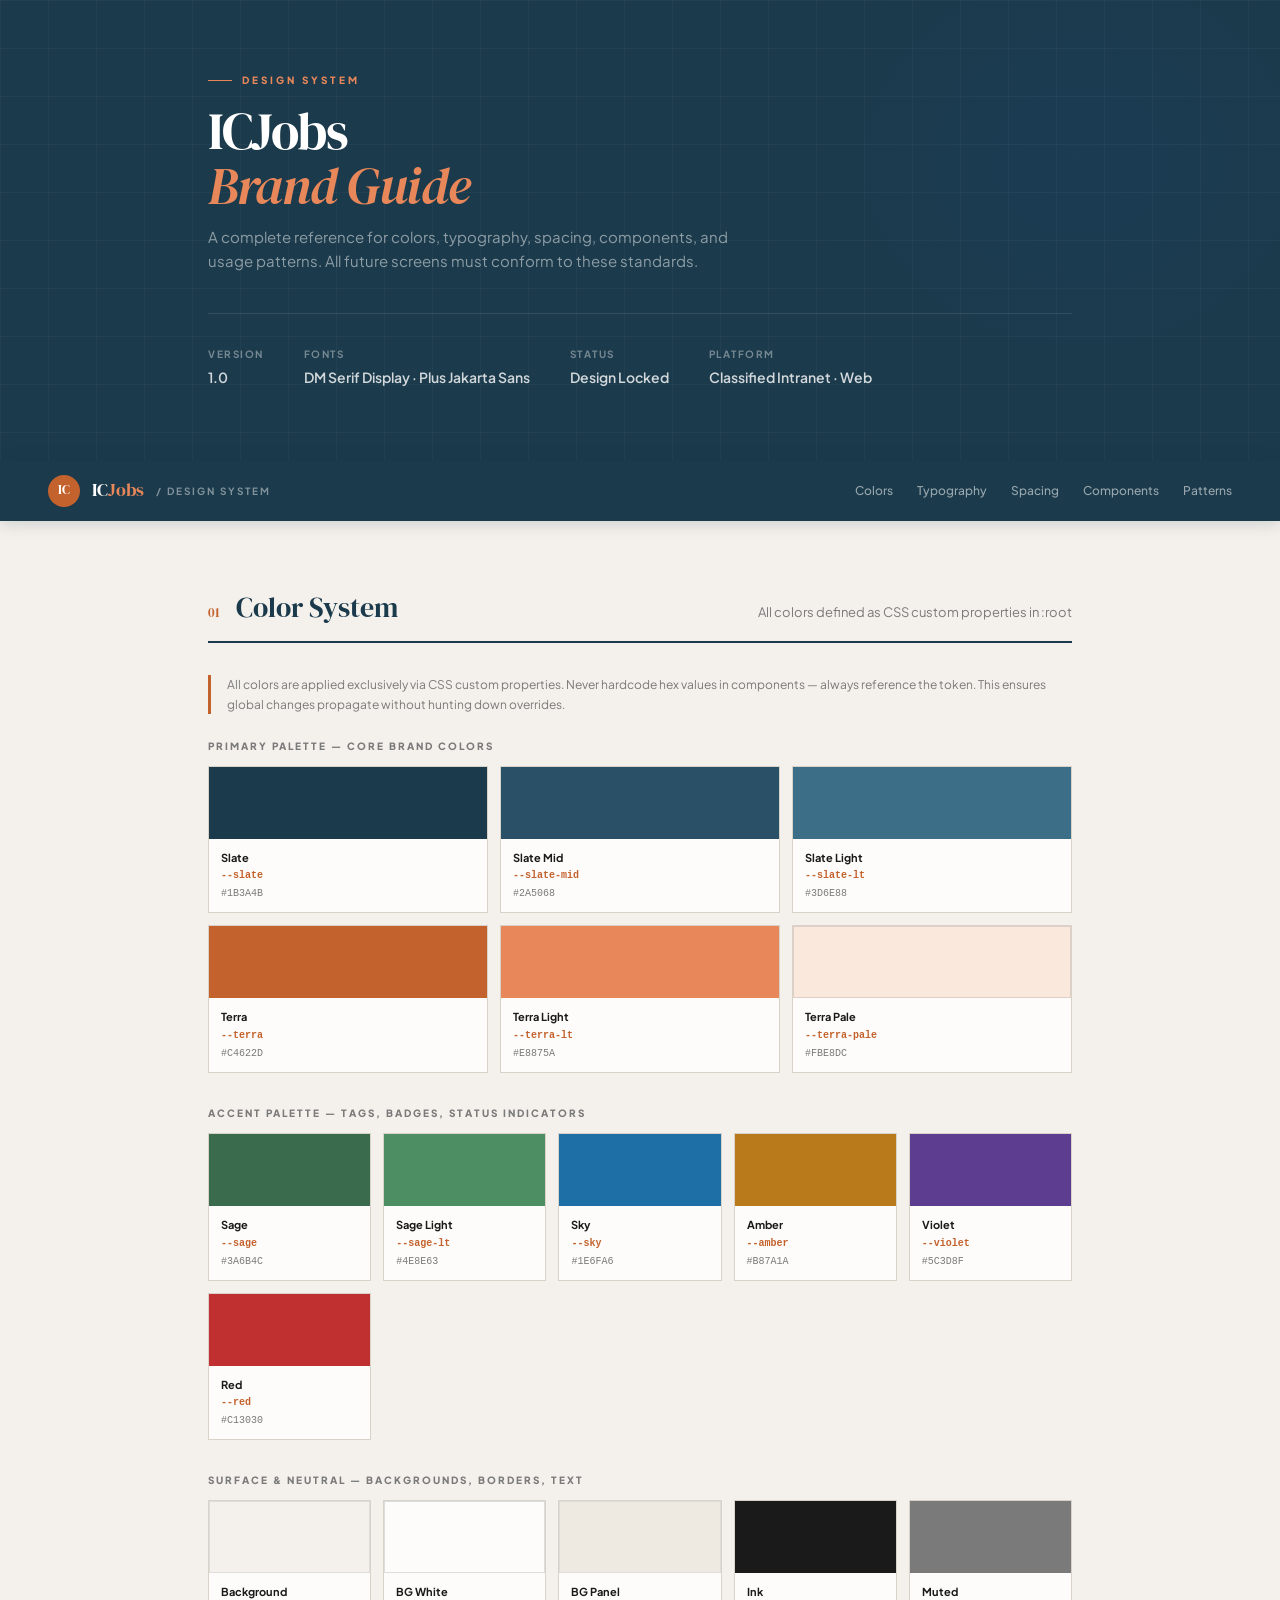
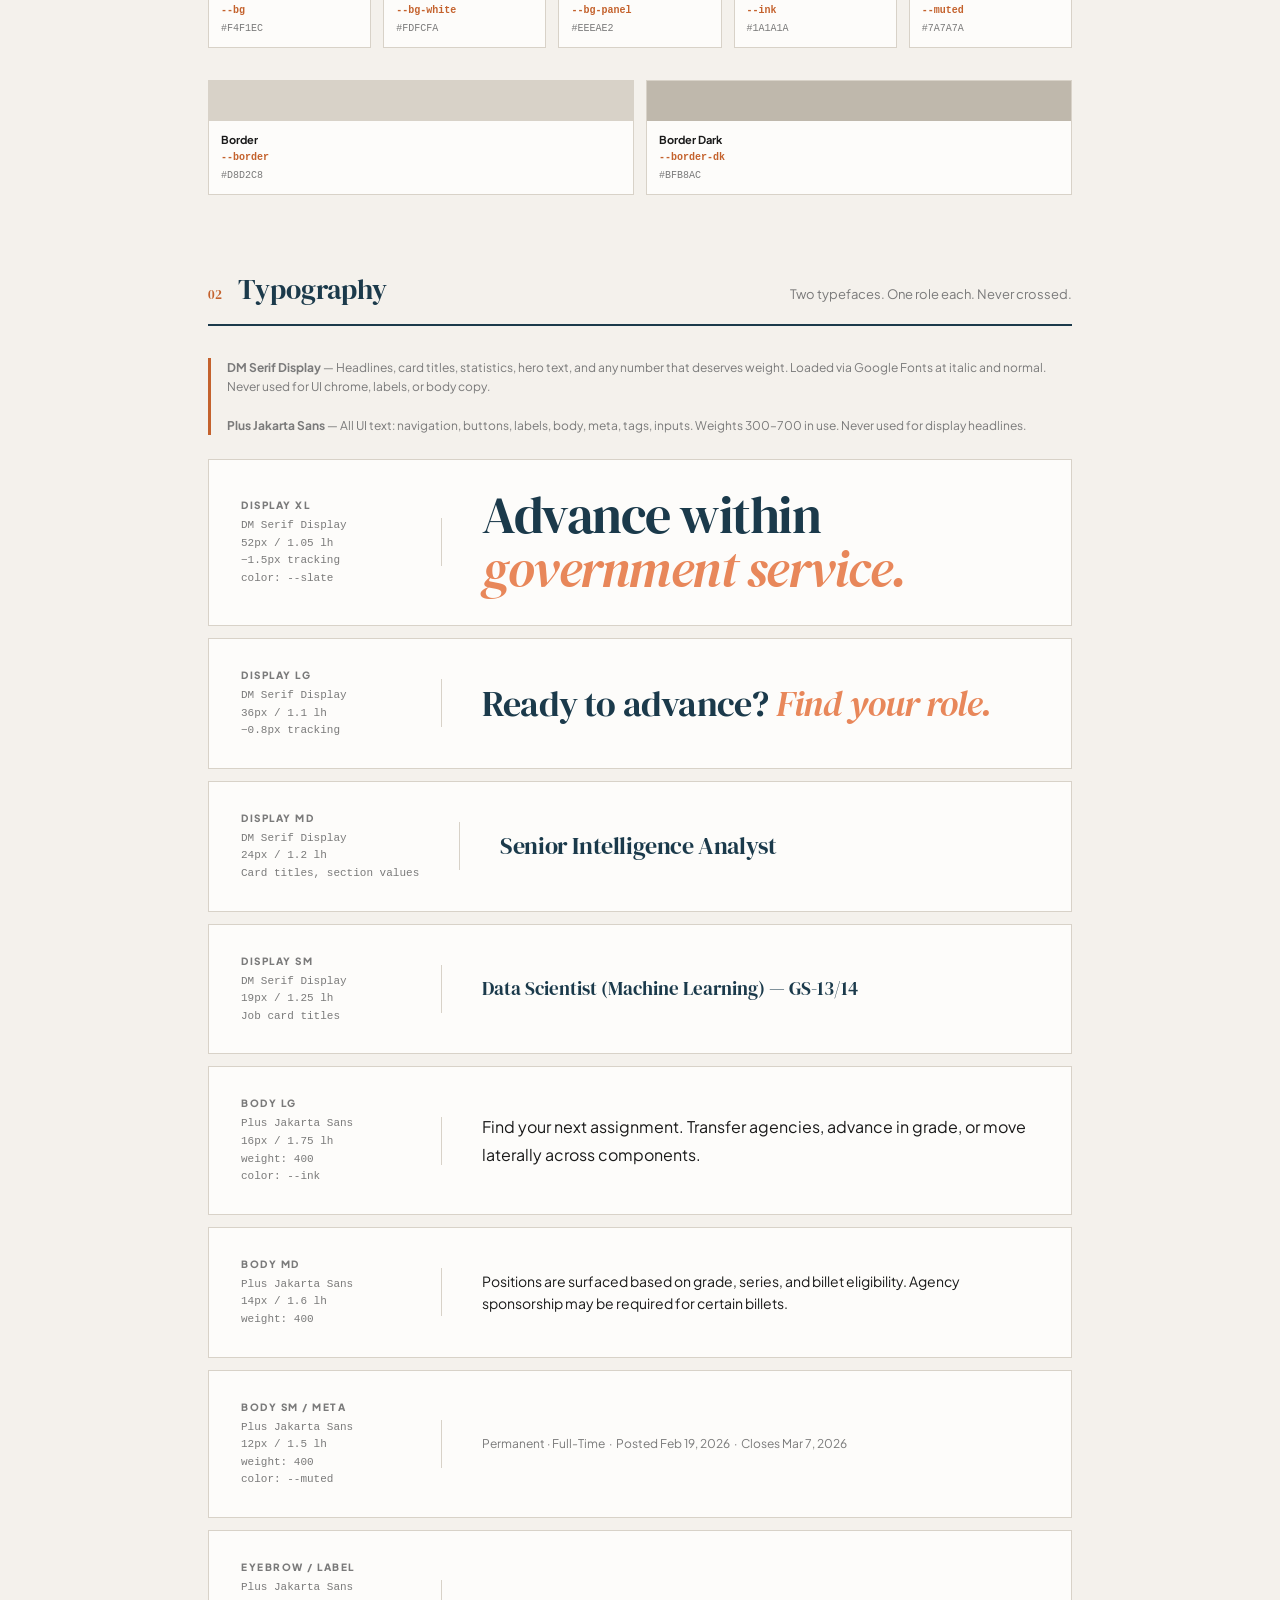
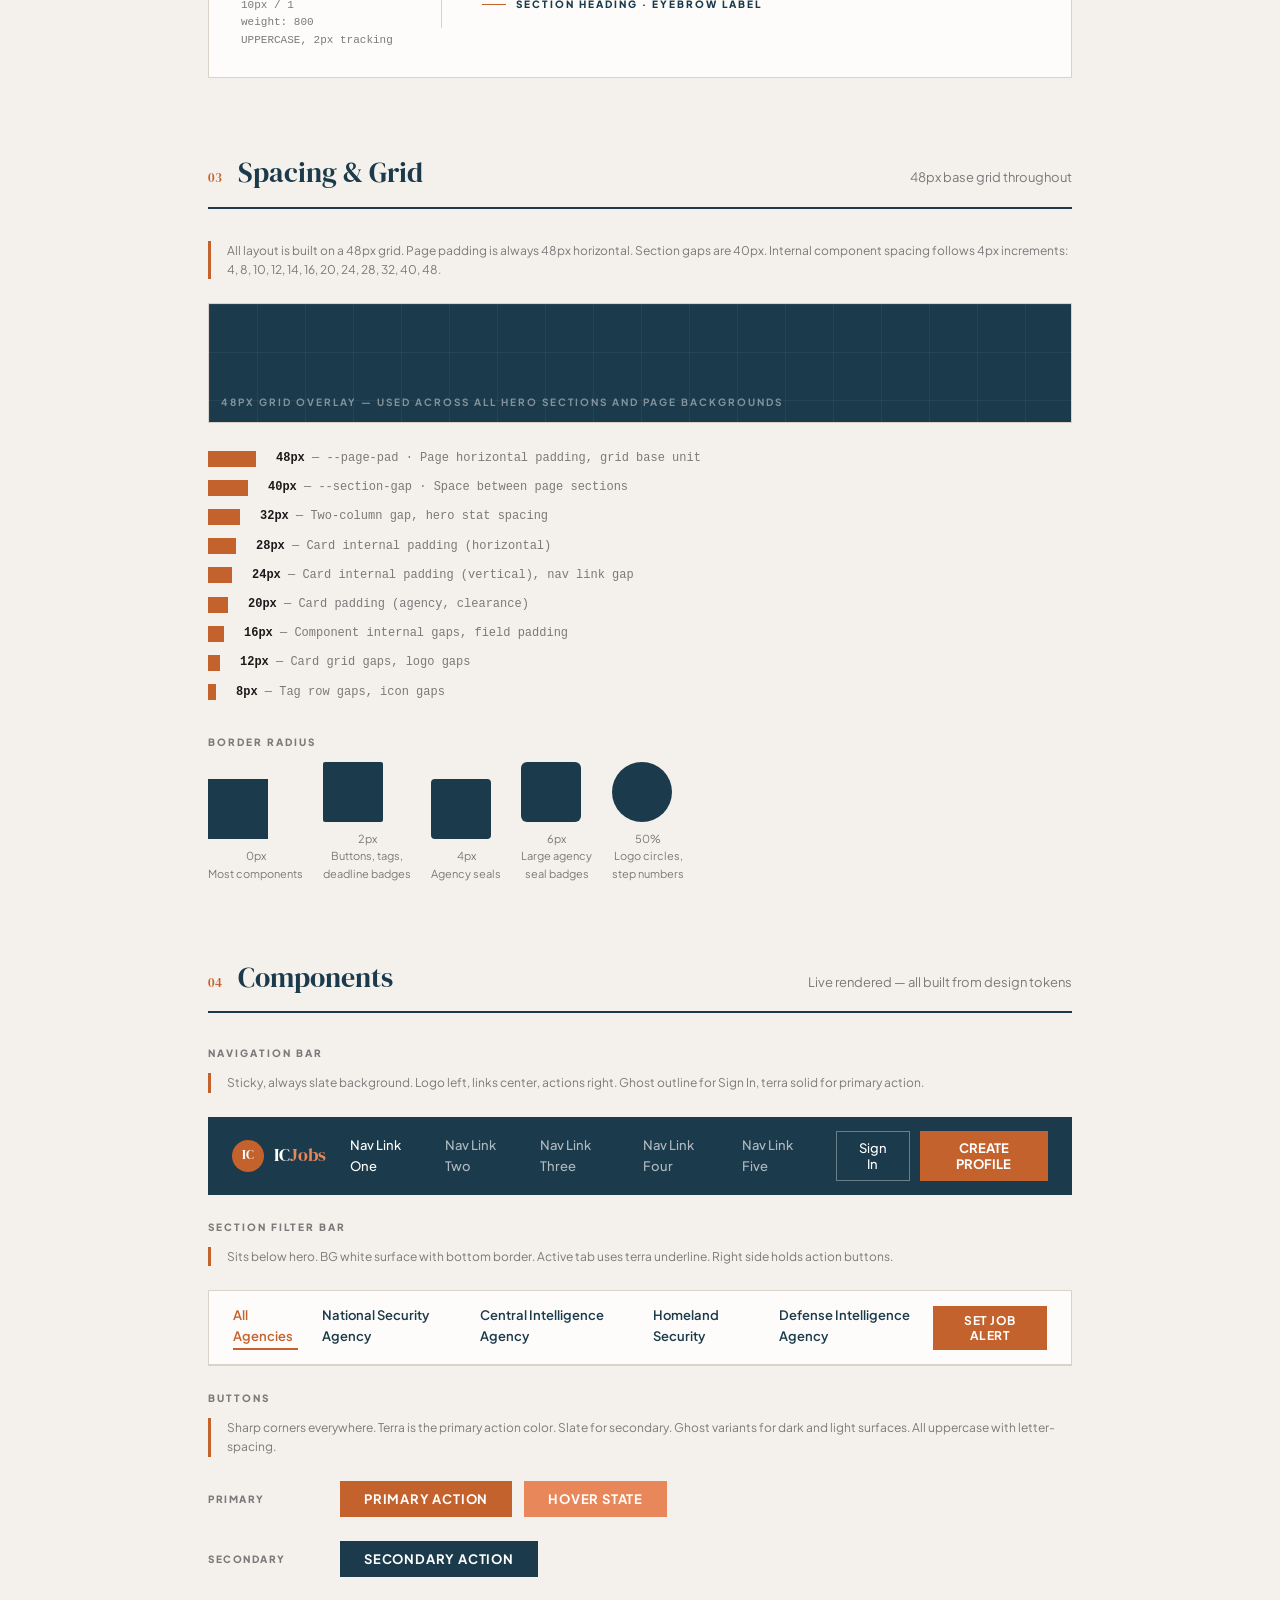
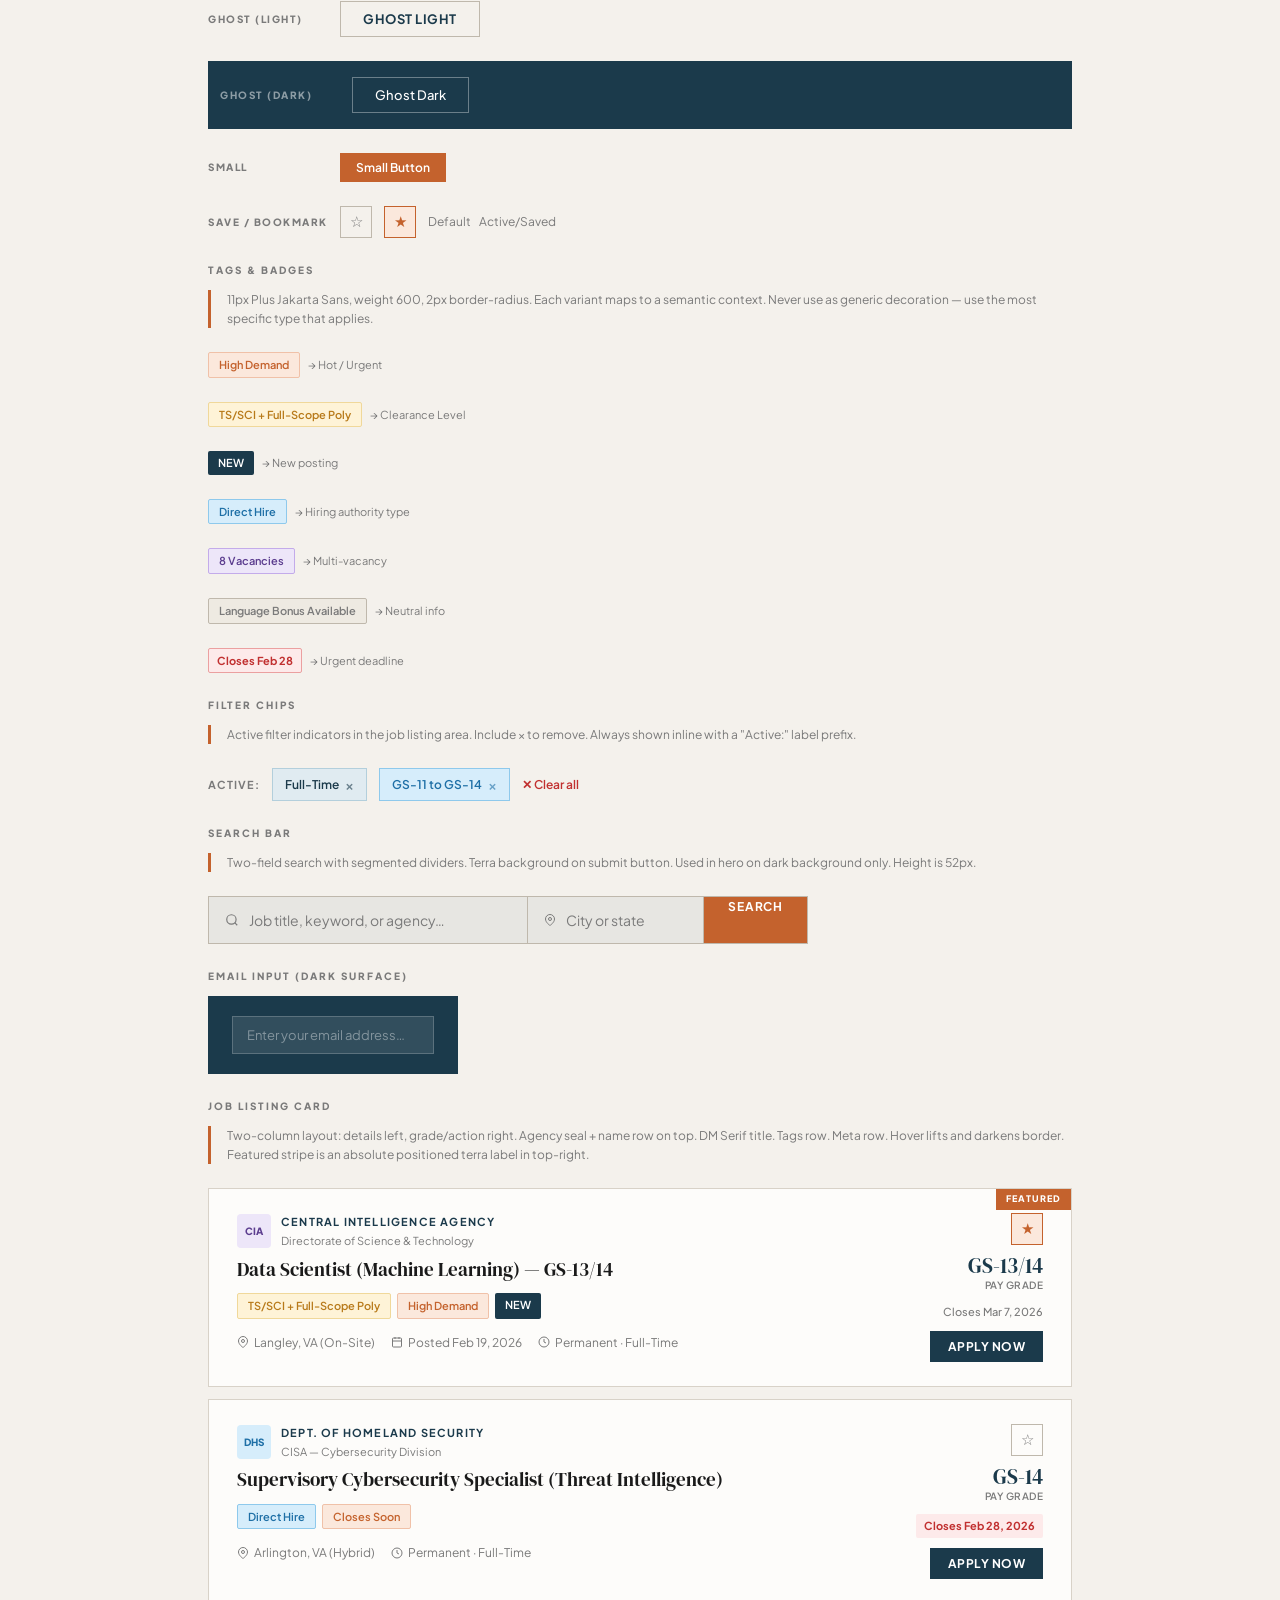
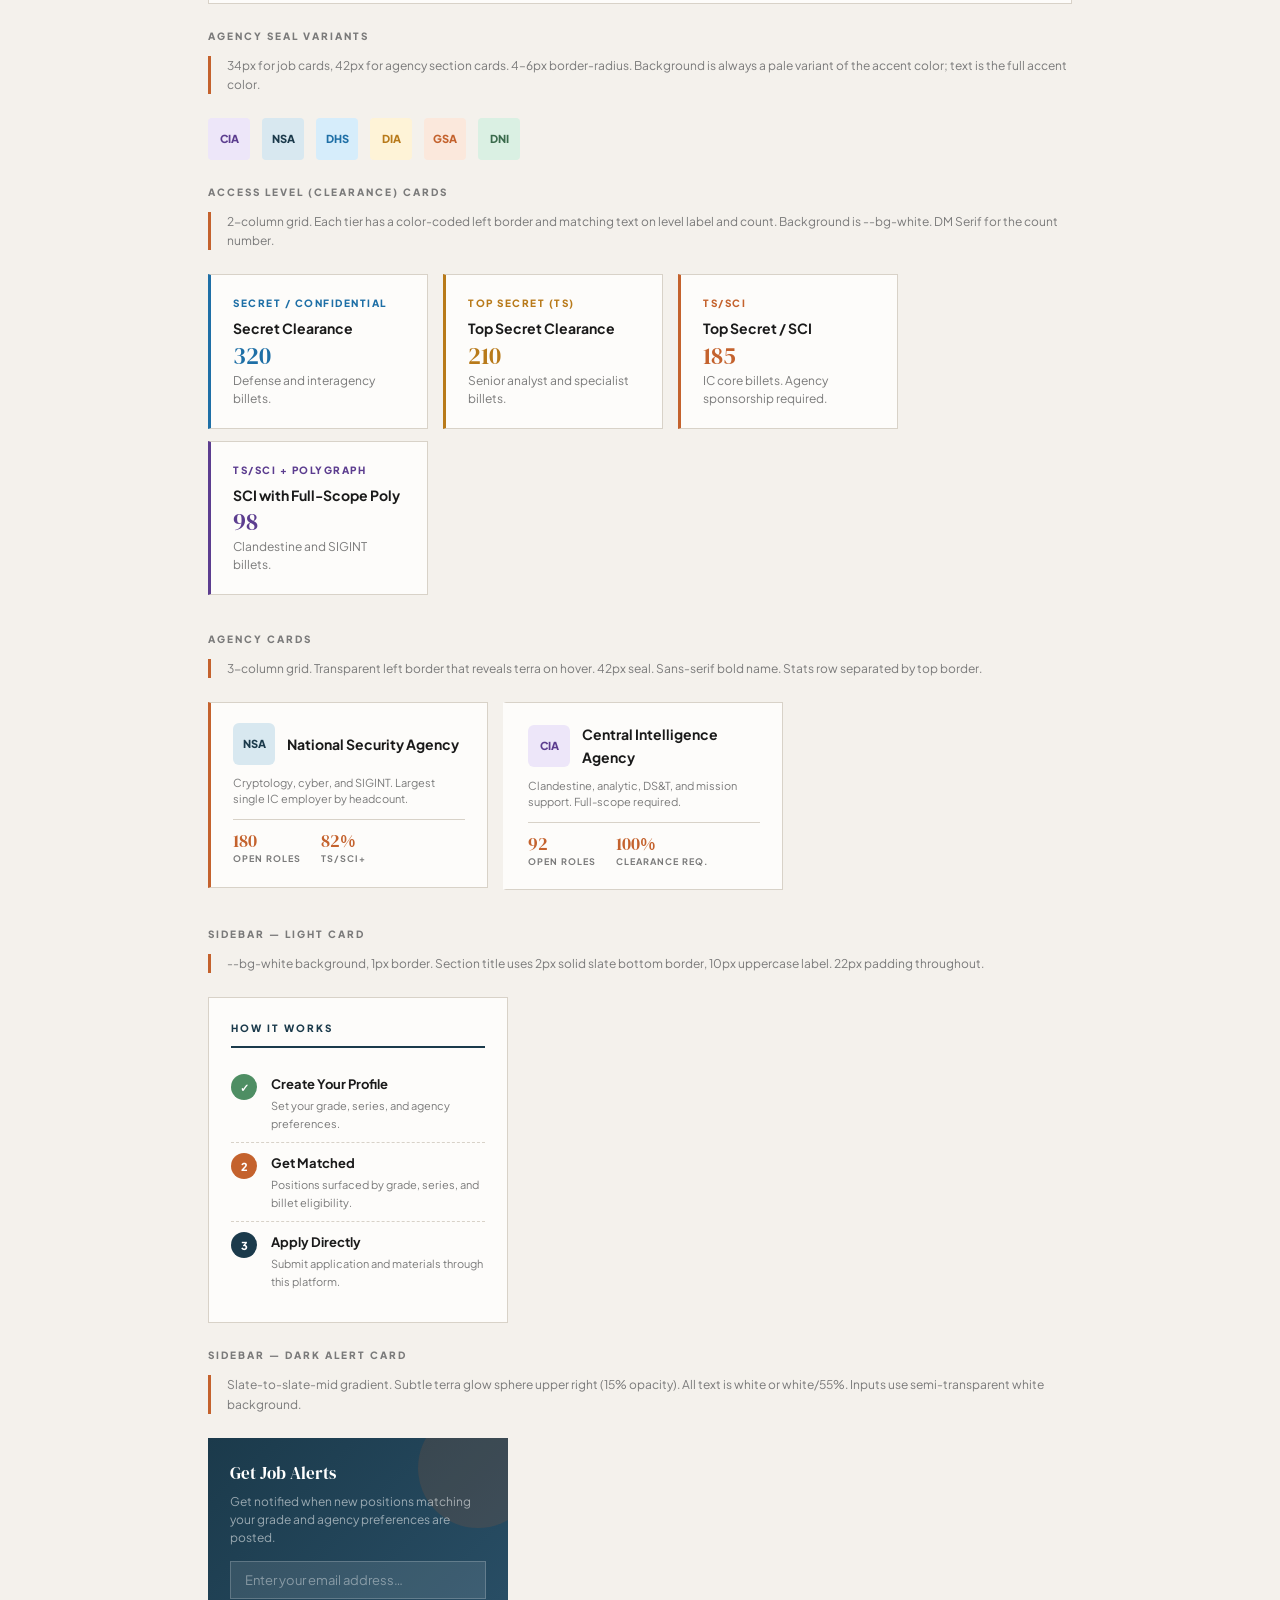
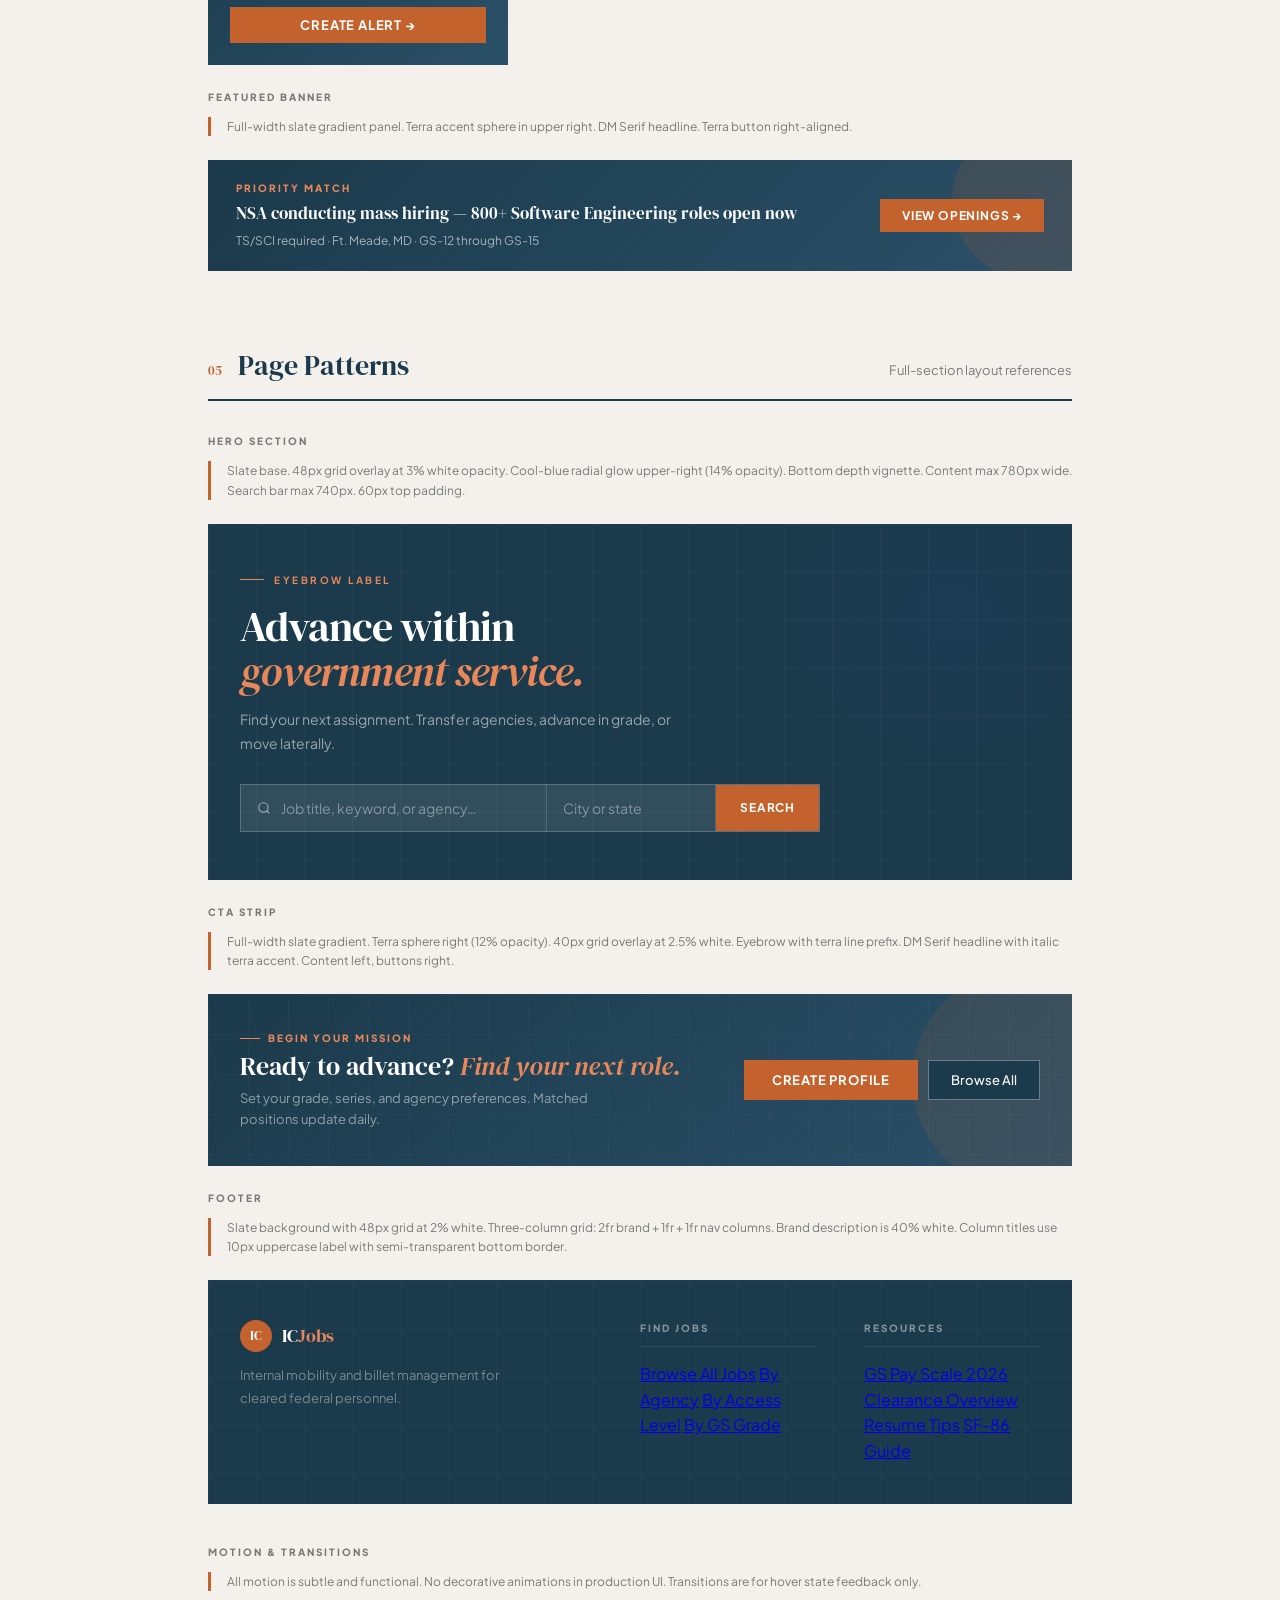
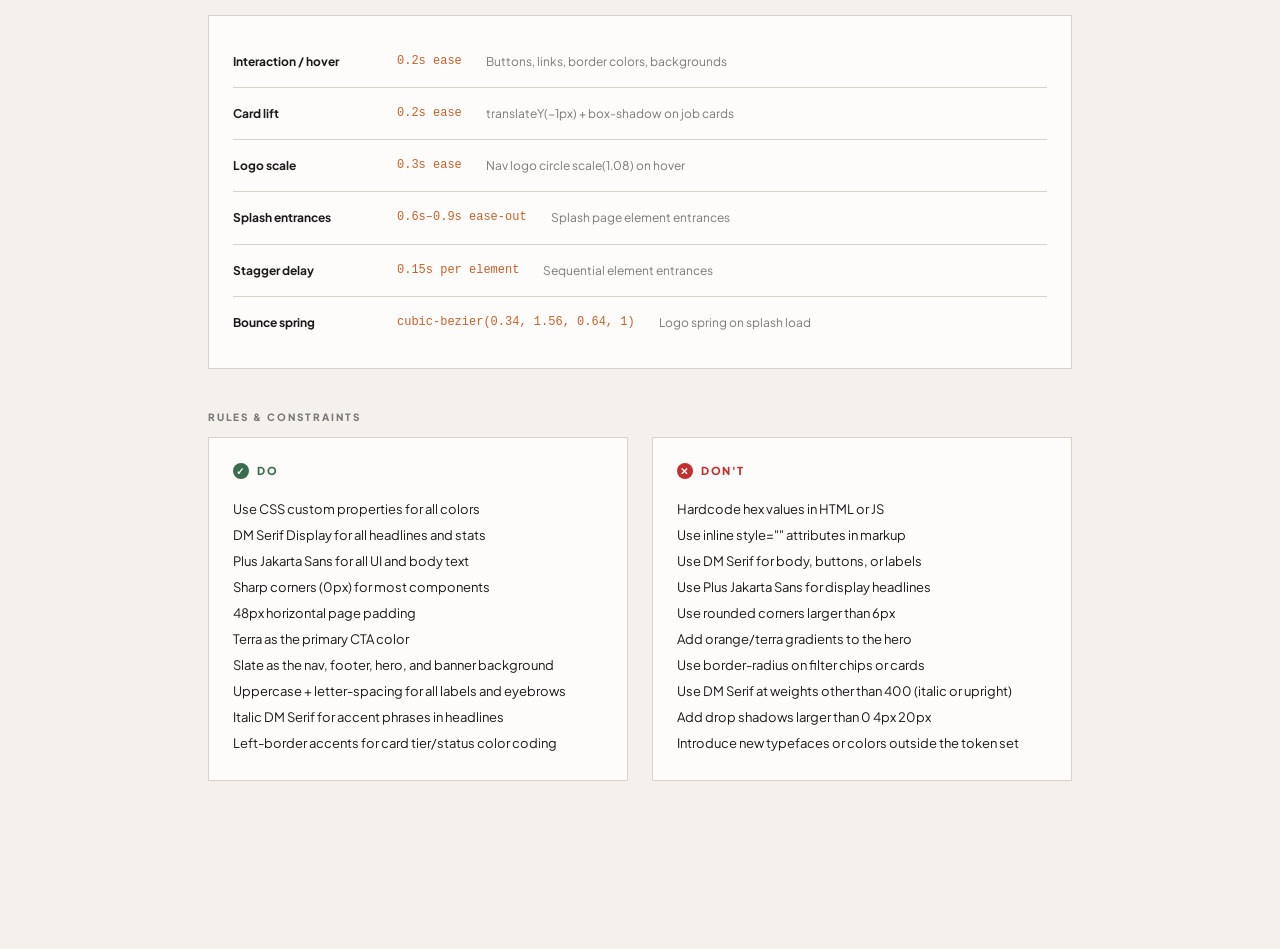
<file: design-system/index.html>
<!DOCTYPE html>
<html lang="en">
<head>
<meta charset="UTF-8">
<meta name="viewport" content="width=device-width, initial-scale=1.0">
<title>Design System & Brand Guide</title>
<link href="https://fonts.googleapis.com/css2?family=DM+Serif+Display:ital@0;1&family=Plus+Jakarta+Sans:wght@300;400;500;600;700;800&display=swap" rel="stylesheet">
<style>

:root {
  /* ── Primary Palette ── */
  --slate:        #1B3A4B;
  --slate-mid:    #2A5068;
  --slate-lt:     #3D6E88;
  --terra:        #C4622D;
  --terra-lt:     #E8875A;
  --terra-pale:   #FBE8DC;

  /* ── Accent Palette ── */
  --sage:         #3A6B4C;
  --sage-lt:      #4E8E63;
  --sage-pale:    #DAF0E3;
  --sky:          #1E6FA6;
  --sky-pale:     #D6EDFB;
  --amber:        #B87A1A;
  --amber-pale:   #FEF3D7;
  --violet:       #5C3D8F;
  --violet-pale:  #EDE6F9;
  --red:          #C13030;
  --red-pale:     #FDEAEA;

  /* ── Surface & Text ── */
  --bg:           #F4F1EC;
  --bg-white:     #FDFCFA;
  --bg-panel:     #EEEAE2;
  --ink:          #1A1A1A;
  --muted:        #7A7A7A;
  --border:       #D8D2C8;
  --border-dk:    #BFB8AC;

  /* ── Typography ── */
  --font-serif:   'DM Serif Display', serif;
  --font-sans:    'Plus Jakarta Sans', sans-serif;

  /* ── Layout ── */
  --page-pad:     48px;
  --section-gap:  40px;
  --content-max:  960px;
}

*, *::before, *::after { margin: 0; padding: 0; box-sizing: border-box; }

body {
  font-family: var(--font-sans);
  background: var(--bg);
  color: var(--ink);
  line-height: 1.6;
}

/* ── Guide Layout ── */
.guide-nav {
  position: sticky; top: 0; z-index: 100;
  background: var(--slate);
  padding: 14px var(--page-pad);
  display: flex; align-items: center; justify-content: space-between;
  box-shadow: 0 2px 16px rgba(27,58,75,0.2);
}

.guide-nav-brand {
  display: flex; align-items: center; gap: 12px;
}

.guide-logo-circle {
  width: 32px; height: 32px;
  background: var(--terra); border-radius: 50%;
  display: flex; align-items: center; justify-content: center;
  font-family: var(--font-serif); font-size: 13px; color: #fff;
}

.guide-logo-text {
  font-family: var(--font-serif); font-size: 18px; color: #fff;
}
.guide-logo-text span { color: var(--terra-lt); }

.guide-nav-label {
  font-size: 10px; font-weight: 700; letter-spacing: 2px;
  text-transform: uppercase; color: rgba(255,255,255,0.45);
}

.guide-nav-links { display: flex; gap: 24px; }
.guide-nav-links a {
  font-size: 12px; font-weight: 500; color: rgba(255,255,255,0.55);
  text-decoration: none; transition: color 0.2s;
}
.guide-nav-links a:hover { color: #fff; }

.guide-wrap {
  max-width: var(--content-max);
  margin: 0 auto;
  padding: 64px var(--page-pad) 96px;
}

/* ── Section Structure ── */
.guide-section {
  margin-bottom: 72px;
}

.guide-section-header {
  display: flex; align-items: baseline; gap: 16px;
  padding-bottom: 12px;
  border-bottom: 2px solid var(--slate);
  margin-bottom: 32px;
}

.guide-section-num {
  font-family: var(--font-serif);
  font-size: 13px; color: var(--terra);
}

.guide-section-title {
  font-family: var(--font-serif);
  font-size: 28px; color: var(--slate);
  font-weight: 400;
}

.guide-section-desc {
  font-size: 13px; color: var(--muted);
  margin-left: auto;
}

/* ── Cover ── */
.guide-cover {
  background: var(--slate);
  padding: 72px var(--page-pad);
  position: relative; overflow: hidden;
  margin-bottom: 0;
}

.guide-cover::before {
  content: '';
  position: absolute; right: -80px; top: -80px;
  width: 560px; height: 480px;
  background: radial-gradient(ellipse, rgba(30,70,140,0.14) 0%, transparent 70%);
  pointer-events: none;
}

.guide-cover-grid {
  position: absolute; inset: 0;
  background-image:
    linear-gradient(rgba(255,255,255,0.03) 1px, transparent 1px),
    linear-gradient(90deg, rgba(255,255,255,0.03) 1px, transparent 1px);
  background-size: 48px 48px;
  pointer-events: none;
}

.guide-cover-inner {
  position: relative; z-index: 1;
  max-width: var(--content-max);
  margin: 0 auto;
  padding: 0 var(--page-pad);
}

.guide-cover-eyebrow {
  font-size: 10px; font-weight: 800;
  color: var(--terra-lt); text-transform: uppercase; letter-spacing: 3px;
  margin-bottom: 16px; display: flex; align-items: center; gap: 10px;
}
.guide-cover-eyebrow::before {
  content: ''; display: block;
  width: 24px; height: 1px; background: var(--terra-lt);
}

.guide-cover-title {
  font-family: var(--font-serif);
  font-size: 52px; color: #fff;
  line-height: 1.05; letter-spacing: -1.5px;
  margin-bottom: 12px;
}

.guide-cover-title em { color: var(--terra-lt); font-style: italic; }

.guide-cover-sub {
  font-size: 15px; color: rgba(255,255,255,0.50);
  line-height: 1.6; max-width: 520px; margin-bottom: 40px;
}

.guide-cover-meta {
  display: flex; gap: 40px;
  padding-top: 32px;
  border-top: 1px solid rgba(255,255,255,0.10);
}

.guide-cover-meta-item { }
.guide-meta-label {
  font-size: 10px; font-weight: 700;
  color: rgba(255,255,255,0.40); text-transform: uppercase; letter-spacing: 1.5px;
  margin-bottom: 4px;
}
.guide-meta-value {
  font-size: 14px; font-weight: 600; color: rgba(255,255,255,0.80);
}

/* ── Color Swatches ── */
.color-grid {
  display: grid;
  grid-template-columns: repeat(5, 1fr);
  gap: 12px;
  margin-bottom: 32px;
}

.color-swatch {
  border: 1px solid var(--border);
  overflow: hidden;
}

.swatch-color {
  height: 72px;
}

.swatch-info {
  padding: 10px 12px;
  background: var(--bg-white);
}

.swatch-name {
  font-size: 11px; font-weight: 700; color: var(--ink);
  margin-bottom: 2px;
}

.swatch-token {
  font-size: 10px; font-weight: 600; color: var(--terra);
  font-family: monospace; margin-bottom: 2px;
}

.swatch-hex {
  font-size: 10px; color: var(--muted); font-family: monospace;
}

.color-group-label {
  font-size: 10px; font-weight: 800; color: var(--muted);
  text-transform: uppercase; letter-spacing: 2px;
  margin-bottom: 12px; margin-top: 24px;
}
.color-group-label:first-child { margin-top: 0; }

/* ── Typography specimens ── */
.type-specimen {
  background: var(--bg-white); border: 1px solid var(--border);
  padding: 28px 32px; margin-bottom: 12px;
  display: flex; align-items: center; gap: 40px;
}

.type-meta {
  min-width: 160px; flex-shrink: 0;
}

.type-label {
  font-size: 10px; font-weight: 800; color: var(--muted);
  text-transform: uppercase; letter-spacing: 1.5px;
  margin-bottom: 4px;
}

.type-spec {
  font-size: 11px; color: var(--muted); font-family: monospace;
  line-height: 1.6;
}

.type-spec span { display: block; }

.type-divider {
  width: 1px; height: 48px; background: var(--border);
  flex-shrink: 0;
}

.type-example { flex: 1; }

/* Type Specimens */
.ts-display-xl {
  font-family: var(--font-serif);
  font-size: 52px; line-height: 1.05; letter-spacing: -1.5px;
  color: var(--slate);
}
.ts-display-lg {
  font-family: var(--font-serif);
  font-size: 36px; line-height: 1.1; letter-spacing: -0.8px;
  color: var(--slate);
}
.ts-display-md {
  font-family: var(--font-serif);
  font-size: 24px; line-height: 1.2; letter-spacing: -0.4px;
  color: var(--slate);
}
.ts-display-sm {
  font-family: var(--font-serif);
  font-size: 19px; line-height: 1.25;
  color: var(--slate);
}
.ts-body-lg {
  font-family: var(--font-sans);
  font-size: 16px; font-weight: 400; line-height: 1.75;
  color: var(--ink);
}
.ts-body-md {
  font-family: var(--font-sans);
  font-size: 14px; font-weight: 400; line-height: 1.6;
  color: var(--ink);
}
.ts-body-sm {
  font-family: var(--font-sans);
  font-size: 12px; font-weight: 400; line-height: 1.5;
  color: var(--muted);
}
.ts-label {
  font-family: var(--font-sans);
  font-size: 10px; font-weight: 800;
  text-transform: uppercase; letter-spacing: 2px;
  color: var(--slate);
}
.ts-mono {
  font-family: monospace;
  font-size: 13px; color: var(--ink);
}

/* ── Spacing ── */
.spacing-row {
  display: flex; align-items: center; gap: 20px;
  margin-bottom: 10px;
}
.spacing-bar {
  background: var(--terra); height: 16px;
  flex-shrink: 0;
}
.spacing-info {
  font-size: 12px; color: var(--muted); font-family: monospace;
}
.spacing-info strong { color: var(--ink); font-weight: 700; }

/* ── Grid Demo ── */
.grid-demo {
  background: var(--slate);
  background-image:
    linear-gradient(rgba(255,255,255,0.05) 1px, transparent 1px),
    linear-gradient(90deg, rgba(255,255,255,0.05) 1px, transparent 1px);
  background-size: 48px 48px;
  height: 120px;
  border: 1px solid var(--border);
  position: relative; overflow: hidden;
}
.grid-demo-label {
  position: absolute; bottom: 12px; left: 12px;
  font-size: 10px; font-weight: 700; letter-spacing: 2px;
  text-transform: uppercase; color: rgba(255,255,255,0.45);
}

/* ── Button Components ── */
.component-row {
  display: flex; flex-wrap: wrap; align-items: center;
  gap: 12px; margin-bottom: 24px;
}

.component-label {
  font-size: 10px; font-weight: 800; color: var(--muted);
  text-transform: uppercase; letter-spacing: 1.5px;
  min-width: 120px;
}

/* Buttons */
.btn-primary {
  padding: 10px 24px;
  background: var(--terra); color: #fff; border: none;
  font-family: var(--font-sans);
  font-size: 13px; font-weight: 700;
  text-transform: uppercase; letter-spacing: 0.8px;
  cursor: pointer;
}
.btn-primary:hover { background: var(--terra-lt); }

.btn-secondary {
  padding: 10px 24px;
  background: var(--slate); color: #fff; border: none;
  font-family: var(--font-sans);
  font-size: 13px; font-weight: 700;
  text-transform: uppercase; letter-spacing: 0.8px;
  cursor: pointer;
}
.btn-secondary:hover { background: var(--slate-mid); }

.btn-ghost-dark {
  padding: 9px 22px;
  background: transparent; color: #fff;
  border: 1px solid rgba(255,255,255,0.35);
  font-family: var(--font-sans);
  font-size: 13px; font-weight: 500;
  cursor: pointer;
  background: var(--slate);
}

.btn-ghost-light {
  padding: 9px 22px;
  background: transparent; color: var(--slate);
  border: 1.5px solid var(--border-dk);
  font-family: var(--font-sans);
  font-size: 13px; font-weight: 700;
  text-transform: uppercase; letter-spacing: 0.5px;
  cursor: pointer;
}

.btn-sm {
  padding: 7px 16px;
  background: var(--terra); color: #fff; border: none;
  font-family: var(--font-sans);
  font-size: 12px; font-weight: 600;
  cursor: pointer;
}

.btn-save {
  width: 32px; height: 32px;
  background: transparent; color: var(--muted);
  border: 1.5px solid var(--border-dk);
  display: inline-flex; align-items: center; justify-content: center;
  font-size: 15px; cursor: pointer;
}

.btn-save-active {
  width: 32px; height: 32px;
  background: var(--terra-pale); color: var(--terra);
  border: 1.5px solid var(--terra);
  display: inline-flex; align-items: center; justify-content: center;
  font-size: 15px; cursor: pointer;
}

/* ── Tags / Badges ── */
.tag {
  display: inline-block;
  font-size: 11px; font-weight: 600;
  padding: 3px 10px; border-radius: 2px;
}
.tag-terra   { background: var(--terra-pale);  color: var(--terra);  border: 1px solid #F0C1A8; }
.tag-amber   { background: var(--amber-pale);  color: var(--amber);  border: 1px solid #F0D89A; }
.tag-slate   { background: var(--slate);       color: #fff; }
.tag-sky     { background: var(--sky-pale);    color: var(--sky);    border: 1px solid #8EC9EC; }
.tag-violet  { background: var(--violet-pale); color: var(--violet); border: 1px solid #C3ABEA; }
.tag-neutral { background: var(--bg-panel);    color: var(--muted);  border: 1px solid var(--border-dk); }
.tag-red     { background: var(--red-pale);    color: var(--red);    border: 1px solid #EBA0A0; }

/* ── Input Fields ── */
.input-demo {
  display: flex; height: 48px;
  background: rgba(27,58,75,0.06);
  border: 1px solid var(--border-dk);
  max-width: 500px;
}
.input-field-inner {
  flex: 2; display: flex; align-items: center;
  padding: 0 16px; gap: 10px;
  border-right: 1px solid var(--border-dk);
}
.input-loc-inner {
  flex: 1; display: flex; align-items: center;
  padding: 0 16px; gap: 10px;
  border-right: 1px solid var(--border-dk);
}
.input-field-inner svg,
.input-loc-inner svg { color: var(--muted); flex-shrink: 0; }
.input-field-inner span,
.input-loc-inner span {
  font-family: var(--font-sans); font-size: 14px; color: var(--muted);
}
.input-search-btn {
  padding: 0 24px;
  background: var(--terra); color: #fff; border: none;
  font-family: var(--font-sans);
  font-size: 12px; font-weight: 700;
  text-transform: uppercase; letter-spacing: 0.8px;
  cursor: pointer;
}

.input-dark {
  width: 100%; padding: 10px 14px;
  background: rgba(255,255,255,0.10);
  border: 1px solid rgba(255,255,255,0.20);
  color: #fff;
  font-family: var(--font-sans); font-size: 13px;
  max-width: 320px;
  display: block;
}
.input-dark::placeholder { color: rgba(255,255,255,0.40); }

/* ── Filter Chips ── */
.chip {
  display: inline-flex; align-items: center; gap: 6px;
  padding: 4px 12px;
  font-size: 12px; font-weight: 600;
  cursor: pointer;
}
.chip-slate { background: #E0EBF1; color: var(--slate); border: 1px solid #B3CFDC; }
.chip-sky   { background: var(--sky-pale); color: var(--sky); border: 1px solid #8EC9EC; }
.chip-x     { font-size: 14px; opacity: 0.6; }

/* ── Card Components ── */
.card-demo {
  background: var(--bg-white);
  border: 1px solid var(--border);
  padding: 24px 28px;
  margin-bottom: 12px;
  display: grid; grid-template-columns: 1fr auto;
  gap: 20px; align-items: start;
}

.card-demo-inner { }

.card-agency-row {
  display: flex; align-items: center; gap: 10px; margin-bottom: 8px;
}

.seal {
  width: 34px; height: 34px; flex-shrink: 0;
  display: flex; align-items: center; justify-content: center;
  font-size: 10px; font-weight: 800; border-radius: 4px;
}
.seal-terra  { background: var(--terra-pale);  color: var(--terra); }
.seal-slate  { background: #D8E8F0;            color: var(--slate); }
.seal-sky    { background: var(--sky-pale);    color: var(--sky); }
.seal-violet { background: var(--violet-pale); color: var(--violet); }
.seal-amber  { background: var(--amber-pale);  color: var(--amber); }
.seal-sage   { background: var(--sage-pale);   color: var(--sage); }

.card-agency-name { font-size: 11px; font-weight: 700; color: var(--slate); text-transform: uppercase; letter-spacing: 1.2px; }
.card-sub-agency  { font-size: 11px; color: var(--muted); margin-top: 1px; }
.card-title-demo  { font-family: var(--font-serif); font-size: 19px; line-height: 1.25; color: var(--ink); margin-bottom: 12px; }
.card-tags-row    { display: flex; flex-wrap: wrap; gap: 6px; margin-bottom: 14px; }
.card-meta-row    { display: flex; flex-wrap: wrap; gap: 16px; }
.card-meta-item   { display: flex; align-items: center; gap: 5px; font-size: 12px; color: var(--muted); }

.card-right-demo {
  text-align: right; display: flex;
  flex-direction: column; align-items: flex-end; gap: 10px;
}
.card-grade-demo {
  font-family: var(--font-serif);
  font-size: 21px; color: var(--slate); line-height: 1;
}
.card-grade-sub {
  font-size: 10px; font-weight: 600; color: var(--muted);
  text-transform: uppercase; letter-spacing: 0.5px; margin-top: 1px;
}

.card-pinned {
  position: relative; overflow: hidden;
}
.card-pinned-stripe {
  position: absolute; top: 0; right: 0;
  background: var(--terra); color: #fff;
  font-size: 9px; font-weight: 800;
  letter-spacing: 1px; padding: 3px 10px;
  text-transform: uppercase;
}

/* ── Sidebar Cards ── */
.sidebar-demo {
  background: var(--bg-white); border: 1px solid var(--border);
  padding: 22px; margin-bottom: 12px; max-width: 300px;
}
.side-title {
  font-size: 10px; font-weight: 800;
  color: var(--slate); text-transform: uppercase; letter-spacing: 2px;
  padding-bottom: 10px;
  border-bottom: 2px solid var(--slate);
  margin-bottom: 16px;
}

.dark-card-demo {
  background: linear-gradient(135deg, var(--slate) 0%, var(--slate-mid) 100%);
  padding: 22px; margin-bottom: 12px; max-width: 300px;
  position: relative; overflow: hidden;
}
.dark-card-demo::before {
  content: '';
  position: absolute; right: -30px; top: -30px;
  width: 120px; height: 120px;
  background: rgba(196,98,45,0.15); border-radius: 50%;
  pointer-events: none;
}
.dark-card-title {
  font-family: var(--font-serif);
  font-size: 17px; color: #fff; margin-bottom: 6px;
  position: relative; z-index: 1;
}
.dark-card-sub {
  font-size: 12px; color: rgba(255,255,255,0.55);
  margin-bottom: 14px; line-height: 1.5;
  position: relative; z-index: 1;
}

.step-row {
  display: flex; gap: 14px; align-items: flex-start;
  padding: 10px 0;
  border-bottom: 1px dashed var(--border);
}
.step-row:last-child { border-bottom: none; }
.step-num-default {
  width: 26px; height: 26px; flex-shrink: 0;
  background: var(--slate); color: #fff;
  display: flex; align-items: center; justify-content: center;
  font-size: 11px; font-weight: 800; border-radius: 50%;
}
.step-num-done   { background: var(--sage-lt); color: #fff; }
.step-num-active { background: var(--terra); color: #fff; }
.step-name-demo { font-size: 13px; font-weight: 700; color: var(--ink); }
.step-desc-demo { font-size: 11px; color: var(--muted); margin-top: 2px; }

/* ── Clearance Card ── */
.clearance-card-demo {
  background: var(--bg-white); border: 1px solid var(--border);
  border-left: 3px solid var(--border-dk);
  padding: 20px 22px; max-width: 220px; display: inline-block;
  vertical-align: top; margin-right: 12px; margin-bottom: 12px;
}
.cl-level-demo {
  font-size: 10px; font-weight: 800;
  text-transform: uppercase; letter-spacing: 1.5px;
  margin-bottom: 6px;
}
.cl-name-demo { font-size: 14px; font-weight: 700; color: var(--ink); margin-bottom: 4px; }
.cl-count-demo {
  font-family: var(--font-serif);
  font-size: 24px; line-height: 1; margin-bottom: 4px;
}
.cl-desc-demo { font-size: 12px; color: var(--muted); line-height: 1.5; }

.cl-demo-sky    { border-left-color: var(--sky); }
.cl-demo-sky    .cl-level-demo, .cl-demo-sky    .cl-count-demo { color: var(--sky); }
.cl-demo-amber  { border-left-color: var(--amber); }
.cl-demo-amber  .cl-level-demo, .cl-demo-amber  .cl-count-demo { color: var(--amber); }
.cl-demo-terra  { border-left-color: var(--terra); }
.cl-demo-terra  .cl-level-demo, .cl-demo-terra  .cl-count-demo { color: var(--terra); }
.cl-demo-violet { border-left-color: var(--violet); }
.cl-demo-violet .cl-level-demo, .cl-demo-violet .cl-count-demo { color: var(--violet); }

/* ── Agency Card ── */
.agency-card-demo {
  background: var(--bg-white); border: 1px solid var(--border);
  border-left: 3px solid transparent;
  padding: 20px 22px; max-width: 280px;
  display: inline-block; vertical-align: top;
  margin-right: 12px; margin-bottom: 12px;
}
.ag-top-demo { display: flex; align-items: center; gap: 12px; margin-bottom: 10px; }
.ag-seal-demo {
  width: 42px; height: 42px; flex-shrink: 0;
  display: flex; align-items: center; justify-content: center;
  font-size: 11px; font-weight: 800; border-radius: 6px;
}
.ag-name-demo { font-family: var(--font-sans); font-size: 14px; font-weight: 700; color: var(--ink); }
.ag-desc-demo { font-size: 11px; color: var(--muted); margin-bottom: 12px; line-height: 1.45; }
.ag-stats-demo {
  display: flex; gap: 20px;
  padding-top: 12px; border-top: 1px solid var(--border);
}
.ag-stat-n-demo {
  font-family: var(--font-serif);
  font-size: 18px; color: var(--terra); line-height: 1;
}
.ag-stat-l-demo {
  font-size: 9px; font-weight: 700; color: var(--muted);
  text-transform: uppercase; letter-spacing: 1px; margin-top: 2px;
}

/* ── Nav Demo ── */
.nav-demo {
  background: var(--slate);
  padding: 14px 24px;
  display: flex; align-items: center; gap: 24px;
  margin-bottom: 12px;
}
.nav-demo-links { display: flex; gap: 24px; }
.nav-demo-links a {
  font-size: 13px; font-weight: 500;
  color: rgba(255,255,255,0.65);
  text-decoration: none;
}
.nav-demo-links a.active { color: #fff; }
.nav-demo-actions { display: flex; gap: 10px; margin-left: auto; }

/* ── Section Bar Demo ── */
.section-bar-demo {
  display: flex; align-items: center; justify-content: space-between;
  padding: 14px 24px;
  background: var(--bg-white);
  border: 1px solid var(--border);
  border-bottom: 2px solid var(--border);
  margin-bottom: 12px;
}
.sb-links { display: flex; gap: 24px; }
.sb-links a {
  font-size: 13px; font-weight: 600;
  color: var(--slate); text-decoration: none;
}
.sb-links a.active {
  color: var(--terra);
  border-bottom: 2px solid var(--terra);
  padding-bottom: 2px;
}

/* ── Banner Demo ── */
.banner-demo {
  background: linear-gradient(135deg, var(--slate) 0%, var(--slate-mid) 100%);
  padding: 20px 28px;
  display: flex; align-items: center;
  justify-content: space-between; gap: 20px;
  position: relative; overflow: hidden;
  margin-bottom: 12px;
}
.banner-demo::before {
  content: '';
  position: absolute; right: -40px; top: -40px;
  width: 160px; height: 160px;
  background: rgba(196,98,45,0.15); border-radius: 50%;
  pointer-events: none;
}
.banner-tag { font-size: 10px; font-weight: 800; color: var(--terra-lt); text-transform: uppercase; letter-spacing: 2px; margin-bottom: 4px; }
.banner-title { font-family: var(--font-serif); font-size: 17px; color: #fff; }
.banner-sub { font-size: 12px; color: rgba(255,255,255,0.60); margin-top: 4px; }

/* ── Hero Demo ── */
.hero-demo {
  background: var(--slate);
  padding: 48px 32px;
  position: relative; overflow: hidden;
  margin-bottom: 12px;
}
.hero-demo::before {
  content: '';
  position: absolute; right: -80px; top: -80px;
  width: 400px; height: 340px;
  background: radial-gradient(ellipse, rgba(30,70,140,0.14) 0%, transparent 70%);
  pointer-events: none;
}
.hero-demo-grid {
  position: absolute; inset: 0;
  background-image:
    linear-gradient(rgba(255,255,255,0.03) 1px, transparent 1px),
    linear-gradient(90deg, rgba(255,255,255,0.03) 1px, transparent 1px);
  background-size: 48px 48px;
  pointer-events: none;
}
.hero-demo-inner { position: relative; z-index: 1; max-width: 600px; }
.hero-demo-h1 {
  font-family: var(--font-serif);
  font-size: 42px; color: #fff;
  line-height: 1.08; letter-spacing: -1px; margin-bottom: 14px;
}
.hero-demo-h1 em { color: var(--terra-lt); font-style: italic; }
.hero-demo-sub {
  font-size: 14px; color: rgba(255,255,255,0.55);
  max-width: 440px; line-height: 1.7; margin-bottom: 28px;
}

/* ── CTA Demo ── */
.cta-demo {
  background: linear-gradient(135deg, var(--slate) 0%, var(--slate-mid) 100%);
  padding: 36px 32px;
  display: flex; align-items: center;
  justify-content: space-between; gap: 24px;
  position: relative; overflow: hidden;
  margin-bottom: 12px;
}
.cta-demo::before {
  content: '';
  position: absolute; right: -60px; top: 50%;
  transform: translateY(-50%);
  width: 220px; height: 220px;
  background: rgba(196,98,45,0.12); border-radius: 50%;
  pointer-events: none;
}
.cta-demo::after {
  content: '';
  position: absolute; inset: 0;
  background-image:
    linear-gradient(rgba(255,255,255,0.025) 1px, transparent 1px),
    linear-gradient(90deg, rgba(255,255,255,0.025) 1px, transparent 1px);
  background-size: 40px 40px;
  pointer-events: none;
}
.cta-eyebrow-demo {
  font-size: 10px; font-weight: 800; color: var(--terra-lt);
  text-transform: uppercase; letter-spacing: 2px; margin-bottom: 6px;
  display: flex; align-items: center; gap: 8px;
  position: relative; z-index: 1;
}
.cta-eyebrow-demo::before { content: ''; display: block; width: 20px; height: 1px; background: var(--terra-lt); }
.cta-h2-demo {
  font-family: var(--font-serif);
  font-size: 26px; color: #fff; line-height: 1.15; margin-bottom: 6px;
  position: relative; z-index: 1;
}
.cta-h2-demo em { color: var(--terra-lt); font-style: italic; }
.cta-sub-demo { font-size: 13px; color: rgba(255,255,255,0.50); max-width: 380px; position: relative; z-index: 1; }
.cta-actions-demo {
  display: flex; gap: 10px; align-items: center;
  flex-shrink: 0; position: relative; z-index: 1;
}

/* ── Footer Demo ── */
.footer-demo {
  background: var(--slate);
  padding: 40px 32px;
  position: relative; overflow: hidden;
}
.footer-demo::before {
  content: '';
  position: absolute; inset: 0;
  background-image:
    linear-gradient(rgba(255,255,255,0.02) 1px, transparent 1px),
    linear-gradient(90deg, rgba(255,255,255,0.02) 1px, transparent 1px);
  background-size: 48px 48px;
  pointer-events: none;
}
.footer-demo-inner { position: relative; z-index: 1; display: grid; grid-template-columns: 2fr 1fr 1fr; gap: 48px; }
.footer-brand-logo { display: flex; align-items: center; gap: 10px; margin-bottom: 12px; }
.footer-logo-circle {
  width: 32px; height: 32px; background: var(--terra); border-radius: 50%;
  display: flex; align-items: center; justify-content: center;
  font-family: var(--font-serif); font-size: 13px; color: #fff;
}
.footer-logo-text { font-family: var(--font-serif); font-size: 18px; color: #fff; }
.footer-logo-text span { color: var(--terra-lt); }
.footer-brand-desc { font-size: 13px; color: rgba(255,255,255,0.40); line-height: 1.75; max-width: 260px; }
.footer-col-title {
  font-size: 10px; font-weight: 800; color: rgba(255,255,255,0.45);
  text-transform: uppercase; letter-spacing: 2px;
  padding-bottom: 10px;
  border-bottom: 1px solid rgba(255,255,255,0.10);
  margin-bottom: 14px;
}
.footer-col a {
  display: block; font-size: 13px; color: rgba(255,255,255,0.45);
  text-decoration: none; margin-bottom: 8px;
}

/* ── Overview Card Demo ── */
.overview-grid-demo {
  display: grid; grid-template-columns: repeat(4, 1fr); gap: 12px;
  margin-bottom: 12px;
}
.overview-card-demo {
  background: var(--bg-white);
  border: 1px solid var(--border);
  border-left: 3px solid transparent;
  padding: 16px 18px;
}
.oc-label-demo {
  font-size: 10px; font-weight: 700; color: var(--muted);
  text-transform: uppercase; letter-spacing: 1px; margin-bottom: 6px;
}
.oc-value-demo { font-family: var(--font-serif); font-size: 22px; line-height: 1.2; }
.oc-sub-demo { font-size: 11px; color: var(--muted); margin-top: 3px; }

/* ── Motion tokens ── */
.motion-row {
  display: flex; align-items: center; gap: 24px;
  padding: 16px 0; border-bottom: 1px solid var(--border);
}
.motion-row:last-child { border-bottom: none; }
.motion-name { font-size: 12px; font-weight: 700; color: var(--ink); min-width: 140px; }
.motion-value { font-family: monospace; font-size: 12px; color: var(--terra); }
.motion-desc { font-size: 12px; color: var(--muted); }

/* ── Rule ── */
.guide-rule {
  height: 1px; background: var(--border); margin: 48px 0;
}

/* ── Code block ── */
.code-block {
  background: #0e1621;
  padding: 20px 24px;
  margin: 12px 0 24px;
  overflow-x: auto;
}
.code-block code {
  font-family: 'Courier New', monospace;
  font-size: 12px; line-height: 1.8;
  color: #e2e8f0;
}
.code-block .token-var { color: #7EC8E3; }
.code-block .token-val { color: #E8875A; }
.code-block .token-comment { color: #556680; }

/* ── Annotation ── */
.annotation {
  font-size: 12px; color: var(--muted);
  line-height: 1.6; margin-bottom: 24px;
  padding-left: 16px;
  border-left: 3px solid var(--terra);
}

/* ── Two col ── */
.two-col-demo { display: grid; grid-template-columns: 1fr 300px; gap: 24px; align-items: start; }

</style>
</head>
<body>

<!-- ═══ COVER ═══ -->
<div class="guide-cover">
  <div class="guide-cover-grid"></div>
  <div class="guide-cover-inner">
    <div class="guide-cover-eyebrow">Design System</div>
    <div class="guide-cover-title">ICJobs<br><em>Brand Guide</em></div>
    <div class="guide-cover-sub">A complete reference for colors, typography, spacing, components, and usage patterns. All future screens must conform to these standards.</div>
    <div class="guide-cover-meta">
      <div class="guide-cover-meta-item">
        <div class="guide-meta-label">Version</div>
        <div class="guide-meta-value">1.0</div>
      </div>
      <div class="guide-cover-meta-item">
        <div class="guide-meta-label">Fonts</div>
        <div class="guide-meta-value">DM Serif Display · Plus Jakarta Sans</div>
      </div>
      <div class="guide-cover-meta-item">
        <div class="guide-meta-label">Status</div>
        <div class="guide-meta-value">Design Locked</div>
      </div>
      <div class="guide-cover-meta-item">
        <div class="guide-meta-label">Platform</div>
        <div class="guide-meta-value">Classified Intranet · Web</div>
      </div>
    </div>
  </div>
</div>

<!-- ═══ NAV ═══ -->
<nav class="guide-nav">
  <div class="guide-nav-brand">
    <div class="guide-logo-circle">IC</div>
    <div class="guide-logo-text">IC<span>Jobs</span></div>
    <div class="guide-nav-label">/ Design System</div>
  </div>
  <div class="guide-nav-links">
    <a href="#colors">Colors</a>
    <a href="#typography">Typography</a>
    <a href="#spacing">Spacing</a>
    <a href="#components">Components</a>
    <a href="#patterns">Patterns</a>
  </div>
</nav>

<div class="guide-wrap">

  <!-- ═══════════════════════════════════════
       01 · COLOR SYSTEM
  ═══════════════════════════════════════ -->
  <section class="guide-section" id="colors">
    <div class="guide-section-header">
      <div class="guide-section-num">01</div>
      <div class="guide-section-title">Color System</div>
      <div class="guide-section-desc">All colors defined as CSS custom properties in :root</div>
    </div>

    <div class="annotation">All colors are applied exclusively via CSS custom properties. Never hardcode hex values in components — always reference the token. This ensures global changes propagate without hunting down overrides.</div>

    <div class="color-group-label">Primary Palette — Core Brand Colors</div>
    <div class="color-grid" style="grid-template-columns: repeat(3,1fr)">
      <div class="color-swatch">
        <div class="swatch-color" style="background:#1B3A4B"></div>
        <div class="swatch-info">
          <div class="swatch-name">Slate</div>
          <div class="swatch-token">--slate</div>
          <div class="swatch-hex">#1B3A4B</div>
        </div>
      </div>
      <div class="color-swatch">
        <div class="swatch-color" style="background:#2A5068"></div>
        <div class="swatch-info">
          <div class="swatch-name">Slate Mid</div>
          <div class="swatch-token">--slate-mid</div>
          <div class="swatch-hex">#2A5068</div>
        </div>
      </div>
      <div class="color-swatch">
        <div class="swatch-color" style="background:#3D6E88"></div>
        <div class="swatch-info">
          <div class="swatch-name">Slate Light</div>
          <div class="swatch-token">--slate-lt</div>
          <div class="swatch-hex">#3D6E88</div>
        </div>
      </div>
      <div class="color-swatch">
        <div class="swatch-color" style="background:#C4622D"></div>
        <div class="swatch-info">
          <div class="swatch-name">Terra</div>
          <div class="swatch-token">--terra</div>
          <div class="swatch-hex">#C4622D</div>
        </div>
      </div>
      <div class="color-swatch">
        <div class="swatch-color" style="background:#E8875A"></div>
        <div class="swatch-info">
          <div class="swatch-name">Terra Light</div>
          <div class="swatch-token">--terra-lt</div>
          <div class="swatch-hex">#E8875A</div>
        </div>
      </div>
      <div class="color-swatch">
        <div class="swatch-color" style="background:#FBE8DC;border:1px solid #e0cfc5"></div>
        <div class="swatch-info">
          <div class="swatch-name">Terra Pale</div>
          <div class="swatch-token">--terra-pale</div>
          <div class="swatch-hex">#FBE8DC</div>
        </div>
      </div>
    </div>

    <div class="color-group-label">Accent Palette — Tags, Badges, Status Indicators</div>
    <div class="color-grid">
      <div class="color-swatch">
        <div class="swatch-color" style="background:#3A6B4C"></div>
        <div class="swatch-info">
          <div class="swatch-name">Sage</div>
          <div class="swatch-token">--sage</div>
          <div class="swatch-hex">#3A6B4C</div>
        </div>
      </div>
      <div class="color-swatch">
        <div class="swatch-color" style="background:#4E8E63"></div>
        <div class="swatch-info">
          <div class="swatch-name">Sage Light</div>
          <div class="swatch-token">--sage-lt</div>
          <div class="swatch-hex">#4E8E63</div>
        </div>
      </div>
      <div class="color-swatch">
        <div class="swatch-color" style="background:#1E6FA6"></div>
        <div class="swatch-info">
          <div class="swatch-name">Sky</div>
          <div class="swatch-token">--sky</div>
          <div class="swatch-hex">#1E6FA6</div>
        </div>
      </div>
      <div class="color-swatch">
        <div class="swatch-color" style="background:#B87A1A"></div>
        <div class="swatch-info">
          <div class="swatch-name">Amber</div>
          <div class="swatch-token">--amber</div>
          <div class="swatch-hex">#B87A1A</div>
        </div>
      </div>
      <div class="color-swatch">
        <div class="swatch-color" style="background:#5C3D8F"></div>
        <div class="swatch-info">
          <div class="swatch-name">Violet</div>
          <div class="swatch-token">--violet</div>
          <div class="swatch-hex">#5C3D8F</div>
        </div>
      </div>
      <div class="color-swatch">
        <div class="swatch-color" style="background:#C13030"></div>
        <div class="swatch-info">
          <div class="swatch-name">Red</div>
          <div class="swatch-token">--red</div>
          <div class="swatch-hex">#C13030</div>
        </div>
      </div>
    </div>

    <div class="color-group-label">Surface & Neutral — Backgrounds, Borders, Text</div>
    <div class="color-grid">
      <div class="color-swatch">
        <div class="swatch-color" style="background:#F4F1EC;border:1px solid #ddd"></div>
        <div class="swatch-info">
          <div class="swatch-name">Background</div>
          <div class="swatch-token">--bg</div>
          <div class="swatch-hex">#F4F1EC</div>
        </div>
      </div>
      <div class="color-swatch">
        <div class="swatch-color" style="background:#FDFCFA;border:1px solid #ddd"></div>
        <div class="swatch-info">
          <div class="swatch-name">BG White</div>
          <div class="swatch-token">--bg-white</div>
          <div class="swatch-hex">#FDFCFA</div>
        </div>
      </div>
      <div class="color-swatch">
        <div class="swatch-color" style="background:#EEEAE2;border:1px solid #ddd"></div>
        <div class="swatch-info">
          <div class="swatch-name">BG Panel</div>
          <div class="swatch-token">--bg-panel</div>
          <div class="swatch-hex">#EEEAE2</div>
        </div>
      </div>
      <div class="color-swatch">
        <div class="swatch-color" style="background:#1A1A1A"></div>
        <div class="swatch-info">
          <div class="swatch-name">Ink</div>
          <div class="swatch-token">--ink</div>
          <div class="swatch-hex">#1A1A1A</div>
        </div>
      </div>
      <div class="color-swatch">
        <div class="swatch-color" style="background:#7A7A7A"></div>
        <div class="swatch-info">
          <div class="swatch-name">Muted</div>
          <div class="swatch-token">--muted</div>
          <div class="swatch-hex">#7A7A7A</div>
        </div>
      </div>
    </div>
    <div class="color-grid" style="grid-template-columns:repeat(2,1fr)">
      <div class="color-swatch">
        <div class="swatch-color" style="background:#D8D2C8;height:40px"></div>
        <div class="swatch-info">
          <div class="swatch-name">Border</div>
          <div class="swatch-token">--border</div>
          <div class="swatch-hex">#D8D2C8</div>
        </div>
      </div>
      <div class="color-swatch">
        <div class="swatch-color" style="background:#BFB8AC;height:40px"></div>
        <div class="swatch-info">
          <div class="swatch-name">Border Dark</div>
          <div class="swatch-token">--border-dk</div>
          <div class="swatch-hex">#BFB8AC</div>
        </div>
      </div>
    </div>

  </section>

  <!-- ═══════════════════════════════════════
       02 · TYPOGRAPHY
  ═══════════════════════════════════════ -->
  <section class="guide-section" id="typography">
    <div class="guide-section-header">
      <div class="guide-section-num">02</div>
      <div class="guide-section-title">Typography</div>
      <div class="guide-section-desc">Two typefaces. One role each. Never crossed.</div>
    </div>

    <div class="annotation">
      <strong>DM Serif Display</strong> — Headlines, card titles, statistics, hero text, and any number that deserves weight. Loaded via Google Fonts at italic and normal. Never used for UI chrome, labels, or body copy.<br><br>
      <strong>Plus Jakarta Sans</strong> — All UI text: navigation, buttons, labels, body, meta, tags, inputs. Weights 300–700 in use. Never used for display headlines.
    </div>

    <div class="type-specimen">
      <div class="type-meta">
        <div class="type-label">Display XL</div>
        <div class="type-spec">
          <span>DM Serif Display</span>
          <span>52px / 1.05 lh</span>
          <span>−1.5px tracking</span>
          <span>color: --slate</span>
        </div>
      </div>
      <div class="type-divider"></div>
      <div class="type-example">
        <div class="ts-display-xl">Advance within<br><em style="color:var(--terra-lt)">government service.</em></div>
      </div>
    </div>

    <div class="type-specimen">
      <div class="type-meta">
        <div class="type-label">Display LG</div>
        <div class="type-spec">
          <span>DM Serif Display</span>
          <span>36px / 1.1 lh</span>
          <span>−0.8px tracking</span>
        </div>
      </div>
      <div class="type-divider"></div>
      <div class="type-example">
        <div class="ts-display-lg">Ready to advance? <em style="color:var(--terra-lt)">Find your role.</em></div>
      </div>
    </div>

    <div class="type-specimen">
      <div class="type-meta">
        <div class="type-label">Display MD</div>
        <div class="type-spec">
          <span>DM Serif Display</span>
          <span>24px / 1.2 lh</span>
          <span>Card titles, section values</span>
        </div>
      </div>
      <div class="type-divider"></div>
      <div class="type-example">
        <div class="ts-display-md">Senior Intelligence Analyst</div>
      </div>
    </div>

    <div class="type-specimen">
      <div class="type-meta">
        <div class="type-label">Display SM</div>
        <div class="type-spec">
          <span>DM Serif Display</span>
          <span>19px / 1.25 lh</span>
          <span>Job card titles</span>
        </div>
      </div>
      <div class="type-divider"></div>
      <div class="type-example">
        <div class="ts-display-sm">Data Scientist (Machine Learning) — GS-13/14</div>
      </div>
    </div>

    <div class="type-specimen">
      <div class="type-meta">
        <div class="type-label">Body LG</div>
        <div class="type-spec">
          <span>Plus Jakarta Sans</span>
          <span>16px / 1.75 lh</span>
          <span>weight: 400</span>
          <span>color: --ink</span>
        </div>
      </div>
      <div class="type-divider"></div>
      <div class="type-example">
        <div class="ts-body-lg">Find your next assignment. Transfer agencies, advance in grade, or move laterally across components.</div>
      </div>
    </div>

    <div class="type-specimen">
      <div class="type-meta">
        <div class="type-label">Body MD</div>
        <div class="type-spec">
          <span>Plus Jakarta Sans</span>
          <span>14px / 1.6 lh</span>
          <span>weight: 400</span>
        </div>
      </div>
      <div class="type-divider"></div>
      <div class="type-example">
        <div class="ts-body-md">Positions are surfaced based on grade, series, and billet eligibility. Agency sponsorship may be required for certain billets.</div>
      </div>
    </div>

    <div class="type-specimen">
      <div class="type-meta">
        <div class="type-label">Body SM / Meta</div>
        <div class="type-spec">
          <span>Plus Jakarta Sans</span>
          <span>12px / 1.5 lh</span>
          <span>weight: 400</span>
          <span>color: --muted</span>
        </div>
      </div>
      <div class="type-divider"></div>
      <div class="type-example">
        <div class="ts-body-sm">Permanent · Full-Time &nbsp;·&nbsp; Posted Feb 19, 2026 &nbsp;·&nbsp; Closes Mar 7, 2026</div>
      </div>
    </div>

    <div class="type-specimen">
      <div class="type-meta">
        <div class="type-label">Eyebrow / Label</div>
        <div class="type-spec">
          <span>Plus Jakarta Sans</span>
          <span>10px / 1</span>
          <span>weight: 800</span>
          <span>UPPERCASE, 2px tracking</span>
        </div>
      </div>
      <div class="type-divider"></div>
      <div class="type-example">
        <div class="ts-label" style="display:flex;align-items:center;gap:10px">
          <span style="display:block;width:24px;height:1px;background:var(--terra)"></span>
          Section Heading · Eyebrow Label
        </div>
      </div>
    </div>

  </section>

  <!-- ═══════════════════════════════════════
       03 · SPACING & GRID
  ═══════════════════════════════════════ -->
  <section class="guide-section" id="spacing">
    <div class="guide-section-header">
      <div class="guide-section-num">03</div>
      <div class="guide-section-title">Spacing & Grid</div>
      <div class="guide-section-desc">48px base grid throughout</div>
    </div>

    <div class="annotation">All layout is built on a 48px grid. Page padding is always 48px horizontal. Section gaps are 40px. Internal component spacing follows 4px increments: 4, 8, 10, 12, 14, 16, 20, 24, 28, 32, 40, 48.</div>

    <div class="grid-demo">
      <div class="grid-demo-label">48px grid overlay — used across all hero sections and page backgrounds</div>
    </div>
    <br>

    <div class="spacing-row">
      <div class="spacing-bar" style="width:48px"></div>
      <div class="spacing-info"><strong>48px</strong> — --page-pad · Page horizontal padding, grid base unit</div>
    </div>
    <div class="spacing-row">
      <div class="spacing-bar" style="width:40px"></div>
      <div class="spacing-info"><strong>40px</strong> — --section-gap · Space between page sections</div>
    </div>
    <div class="spacing-row">
      <div class="spacing-bar" style="width:32px"></div>
      <div class="spacing-info"><strong>32px</strong> — Two-column gap, hero stat spacing</div>
    </div>
    <div class="spacing-row">
      <div class="spacing-bar" style="width:28px"></div>
      <div class="spacing-info"><strong>28px</strong> — Card internal padding (horizontal)</div>
    </div>
    <div class="spacing-row">
      <div class="spacing-bar" style="width:24px"></div>
      <div class="spacing-info"><strong>24px</strong> — Card internal padding (vertical), nav link gap</div>
    </div>
    <div class="spacing-row">
      <div class="spacing-bar" style="width:20px"></div>
      <div class="spacing-info"><strong>20px</strong> — Card padding (agency, clearance)</div>
    </div>
    <div class="spacing-row">
      <div class="spacing-bar" style="width:16px"></div>
      <div class="spacing-info"><strong>16px</strong> — Component internal gaps, field padding</div>
    </div>
    <div class="spacing-row">
      <div class="spacing-bar" style="width:12px"></div>
      <div class="spacing-info"><strong>12px</strong> — Card grid gaps, logo gaps</div>
    </div>
    <div class="spacing-row">
      <div class="spacing-bar" style="width:8px"></div>
      <div class="spacing-info"><strong>8px</strong> — Tag row gaps, icon gaps</div>
    </div>

    <div style="margin-top:32px">
      <div class="color-group-label">Border Radius</div>
      <div style="display:flex;gap:20px;align-items:flex-end;flex-wrap:wrap">
        <div style="text-align:center">
          <div style="width:60px;height:60px;background:var(--slate);border-radius:0;margin-bottom:8px"></div>
          <div style="font-size:11px;color:var(--muted);">0px<br>Most components</div>
        </div>
        <div style="text-align:center">
          <div style="width:60px;height:60px;background:var(--slate);border-radius:2px;margin-bottom:8px"></div>
          <div style="font-size:11px;color:var(--muted);">2px<br>Buttons, tags,<br>deadline badges</div>
        </div>
        <div style="text-align:center">
          <div style="width:60px;height:60px;background:var(--slate);border-radius:4px;margin-bottom:8px"></div>
          <div style="font-size:11px;color:var(--muted);">4px<br>Agency seals</div>
        </div>
        <div style="text-align:center">
          <div style="width:60px;height:60px;background:var(--slate);border-radius:6px;margin-bottom:8px"></div>
          <div style="font-size:11px;color:var(--muted);">6px<br>Large agency<br>seal badges</div>
        </div>
        <div style="text-align:center">
          <div style="width:60px;height:60px;background:var(--slate);border-radius:50%;margin-bottom:8px"></div>
          <div style="font-size:11px;color:var(--muted);">50%<br>Logo circles,<br>step numbers</div>
        </div>
      </div>
    </div>

  </section>

  <!-- ═══════════════════════════════════════
       04 · COMPONENTS
  ═══════════════════════════════════════ -->
  <section class="guide-section" id="components">
    <div class="guide-section-header">
      <div class="guide-section-num">04</div>
      <div class="guide-section-title">Components</div>
      <div class="guide-section-desc">Live rendered — all built from design tokens</div>
    </div>

    <!-- Navigation -->
    <div class="color-group-label" style="margin-top:0">Navigation Bar</div>
    <div class="annotation">Sticky, always slate background. Logo left, links center, actions right. Ghost outline for Sign In, terra solid for primary action.</div>
    <div class="nav-demo">
      <div style="display:flex;align-items:center;gap:10px">
        <div class="guide-logo-circle">IC</div>
        <div class="guide-logo-text">IC<span>Jobs</span></div>
      </div>
      <div class="nav-demo-links">
        <a href="#" class="active">Nav Link One</a>
        <a href="#">Nav Link Two</a>
        <a href="#">Nav Link Three</a>
        <a href="#">Nav Link Four</a>
        <a href="#">Nav Link Five</a>
      </div>
      <div class="nav-demo-actions">
        <button class="btn-ghost-dark" style="padding:8px 18px;font-size:13px;font-family:var(--font-sans);cursor:pointer;border:1px solid rgba(255,255,255,0.35)">Sign In</button>
        <button class="btn-primary" style="padding:8px 18px;font-size:13px;letter-spacing:0">Create Profile</button>
      </div>
    </div>

    <!-- Section Filter Bar -->
    <div class="color-group-label">Section Filter Bar</div>
    <div class="annotation">Sits below hero. BG white surface with bottom border. Active tab uses terra underline. Right side holds action buttons.</div>
    <div class="section-bar-demo">
      <div class="sb-links">
        <a href="#" class="active">All Agencies</a>
        <a href="#">National Security Agency</a>
        <a href="#">Central Intelligence Agency</a>
        <a href="#">Homeland Security</a>
        <a href="#">Defense Intelligence Agency</a>
      </div>
      <button class="btn-primary" style="padding:7px 16px;font-size:12px;letter-spacing:0.5px;cursor:pointer">Set Job Alert</button>
    </div>

    <!-- Buttons -->
    <div class="color-group-label">Buttons</div>
    <div class="annotation">Sharp corners everywhere. Terra is the primary action color. Slate for secondary. Ghost variants for dark and light surfaces. All uppercase with letter-spacing.</div>

    <div class="component-row">
      <div class="component-label">Primary</div>
      <button class="btn-primary">Primary Action</button>
      <button class="btn-primary" style="background:var(--terra-lt)">Hover State</button>
    </div>
    <div class="component-row">
      <div class="component-label">Secondary</div>
      <button class="btn-secondary">Secondary Action</button>
    </div>
    <div class="component-row">
      <div class="component-label">Ghost (light)</div>
      <button class="btn-ghost-light">Ghost Light</button>
    </div>
    <div class="component-row" style="background:var(--slate);padding:16px 12px">
      <div class="component-label" style="color:rgba(255,255,255,0.5)">Ghost (dark)</div>
      <button class="btn-ghost-dark">Ghost Dark</button>
    </div>
    <div class="component-row">
      <div class="component-label">Small</div>
      <button class="btn-sm">Small Button</button>
    </div>
    <div class="component-row">
      <div class="component-label">Save / Bookmark</div>
      <button class="btn-save">☆</button>
      <button class="btn-save-active">★</button>
      <span style="font-size:12px;color:var(--muted)">Default &nbsp;&nbsp; Active/Saved</span>
    </div>

    <!-- Tags -->
    <div class="color-group-label">Tags & Badges</div>
    <div class="annotation">11px Plus Jakarta Sans, weight 600, 2px border-radius. Each variant maps to a semantic context. Never use as generic decoration — use the most specific type that applies.</div>
    <div class="component-row" style="flex-wrap:wrap;gap:8px">
      <span class="tag tag-terra">High Demand</span>
      <span style="font-size:11px;color:var(--muted);align-self:center">→ Hot / Urgent</span>
    </div>
    <div class="component-row" style="flex-wrap:wrap;gap:8px">
      <span class="tag tag-amber">TS/SCI + Full-Scope Poly</span>
      <span style="font-size:11px;color:var(--muted);align-self:center">→ Clearance Level</span>
    </div>
    <div class="component-row" style="flex-wrap:wrap;gap:8px">
      <span class="tag tag-slate">NEW</span>
      <span style="font-size:11px;color:var(--muted);align-self:center">→ New posting</span>
    </div>
    <div class="component-row" style="flex-wrap:wrap;gap:8px">
      <span class="tag tag-sky">Direct Hire</span>
      <span style="font-size:11px;color:var(--muted);align-self:center">→ Hiring authority type</span>
    </div>
    <div class="component-row" style="flex-wrap:wrap;gap:8px">
      <span class="tag tag-violet">8 Vacancies</span>
      <span style="font-size:11px;color:var(--muted);align-self:center">→ Multi-vacancy</span>
    </div>
    <div class="component-row" style="flex-wrap:wrap;gap:8px">
      <span class="tag tag-neutral">Language Bonus Available</span>
      <span style="font-size:11px;color:var(--muted);align-self:center">→ Neutral info</span>
    </div>
    <div class="component-row" style="flex-wrap:wrap;gap:8px">
      <span class="tag tag-red" style="font-size:11px;font-weight:700;padding:3px 8px">Closes Feb 28</span>
      <span style="font-size:11px;color:var(--muted);align-self:center">→ Urgent deadline</span>
    </div>

    <!-- Filter Chips -->
    <div class="color-group-label">Filter Chips</div>
    <div class="annotation">Active filter indicators in the job listing area. Include ×  to remove. Always shown inline with a "Active:" label prefix.</div>
    <div class="component-row">
      <span style="font-size:11px;font-weight:700;color:var(--muted);text-transform:uppercase;letter-spacing:1px">Active:</span>
      <span class="chip chip-slate">Full-Time <span class="chip-x">×</span></span>
      <span class="chip chip-sky">GS-11 to GS-14 <span class="chip-x">×</span></span>
      <button style="font-size:12px;font-weight:600;color:var(--red);background:none;border:none;cursor:pointer;font-family:var(--font-sans)">✕ Clear all</button>
    </div>

    <!-- Input / Search -->
    <div class="color-group-label">Search Bar</div>
    <div class="annotation">Two-field search with segmented dividers. Terra background on submit button. Used in hero on dark background only. Height is 52px.</div>
    <div class="input-demo" style="max-width:600px">
      <div class="input-field-inner">
        <svg width="14" height="14" fill="none" stroke="currentColor" stroke-width="2" viewBox="0 0 24 24"><circle cx="11" cy="11" r="8"/><path d="m21 21-4.35-4.35"/></svg>
        <span>Job title, keyword, or agency…</span>
      </div>
      <div class="input-loc-inner">
        <svg width="12" height="12" fill="none" stroke="currentColor" stroke-width="2" viewBox="0 0 24 24"><path d="M21 10c0 7-9 13-9 13s-9-6-9-13a9 9 0 0 1 18 0z"/><circle cx="12" cy="10" r="3"/></svg>
        <span>City or state</span>
      </div>
      <div class="input-search-btn">Search</div>
    </div>

    <div class="color-group-label" style="margin-top:24px">Email Input (Dark Surface)</div>
    <div style="background:var(--slate);padding:20px 24px;display:inline-block">
      <input class="input-dark" placeholder="Enter your email address…" type="email">
    </div>

    <!-- Job Card -->
    <div class="color-group-label">Job Listing Card</div>
    <div class="annotation">Two-column layout: details left, grade/action right. Agency seal + name row on top. DM Serif title. Tags row. Meta row. Hover lifts and darkens border. Featured stripe is an absolute positioned terra label in top-right.</div>

    <div class="card-demo card-pinned">
      <div class="card-pinned-stripe">Featured</div>
      <div class="card-demo-inner">
        <div class="card-agency-row">
          <div class="seal seal-violet">CIA</div>
          <div>
            <div class="card-agency-name">Central Intelligence Agency</div>
            <div class="card-sub-agency">Directorate of Science & Technology</div>
          </div>
        </div>
        <div class="card-title-demo">Data Scientist (Machine Learning) — GS-13/14</div>
        <div class="card-tags-row">
          <span class="tag tag-amber">TS/SCI + Full-Scope Poly</span>
          <span class="tag tag-terra">High Demand</span>
          <span class="tag tag-slate">NEW</span>
        </div>
        <div class="card-meta-row">
          <div class="card-meta-item">
            <svg width="12" height="12" fill="none" stroke="currentColor" stroke-width="2" viewBox="0 0 24 24"><path d="M21 10c0 7-9 13-9 13s-9-6-9-13a9 9 0 0 1 18 0z"/><circle cx="12" cy="10" r="3"/></svg>
            Langley, VA (On-Site)
          </div>
          <div class="card-meta-item">
            <svg width="12" height="12" fill="none" stroke="currentColor" stroke-width="2" viewBox="0 0 24 24"><rect x="3" y="4" width="18" height="18" rx="2"/><line x1="16" y1="2" x2="16" y2="6"/><line x1="8" y1="2" x2="8" y2="6"/><line x1="3" y1="10" x2="21" y2="10"/></svg>
            Posted Feb 19, 2026
          </div>
          <div class="card-meta-item">
            <svg width="12" height="12" fill="none" stroke="currentColor" stroke-width="2" viewBox="0 0 24 24"><circle cx="12" cy="12" r="10"/><polyline points="12 6 12 12 16 14"/></svg>
            Permanent · Full-Time
          </div>
        </div>
      </div>
      <div class="card-right-demo">
        <button class="btn-save-active">★</button>
        <div>
          <div class="card-grade-demo">GS-13/14</div>
          <div class="card-grade-sub">Pay Grade</div>
        </div>
        <div style="font-size:11px;font-weight:500;color:var(--muted)">Closes Mar 7, 2026</div>
        <button class="btn-secondary" style="font-size:12px;padding:8px 18px;letter-spacing:0.5px;cursor:pointer">Apply Now</button>
      </div>
    </div>

    <div class="card-demo">
      <div class="card-demo-inner">
        <div class="card-agency-row">
          <div class="seal seal-sky">DHS</div>
          <div>
            <div class="card-agency-name">Dept. of Homeland Security</div>
            <div class="card-sub-agency">CISA — Cybersecurity Division</div>
          </div>
        </div>
        <div class="card-title-demo">Supervisory Cybersecurity Specialist (Threat Intelligence)</div>
        <div class="card-tags-row">
          <span class="tag tag-sky">Direct Hire</span>
          <span class="tag tag-terra">Closes Soon</span>
        </div>
        <div class="card-meta-row">
          <div class="card-meta-item">
            <svg width="12" height="12" fill="none" stroke="currentColor" stroke-width="2" viewBox="0 0 24 24"><path d="M21 10c0 7-9 13-9 13s-9-6-9-13a9 9 0 0 1 18 0z"/><circle cx="12" cy="10" r="3"/></svg>
            Arlington, VA (Hybrid)
          </div>
          <div class="card-meta-item">
            <svg width="12" height="12" fill="none" stroke="currentColor" stroke-width="2" viewBox="0 0 24 24"><circle cx="12" cy="12" r="10"/><polyline points="12 6 12 12 16 14"/></svg>
            Permanent · Full-Time
          </div>
        </div>
      </div>
      <div class="card-right-demo">
        <button class="btn-save">☆</button>
        <div>
          <div class="card-grade-demo">GS-14</div>
          <div class="card-grade-sub">Pay Grade</div>
        </div>
        <div style="font-size:11px;font-weight:700;color:var(--red);background:var(--red-pale);padding:3px 8px;border-radius:2px">Closes Feb 28, 2026</div>
        <button class="btn-secondary" style="font-size:12px;padding:8px 18px;letter-spacing:0.5px;cursor:pointer">Apply Now</button>
      </div>
    </div>

    <!-- Agency Seal Variants -->
    <div class="color-group-label">Agency Seal Variants</div>
    <div class="annotation">34px for job cards, 42px for agency section cards. 4–6px border-radius. Background is always a pale variant of the accent color; text is the full accent color.</div>
    <div class="component-row">
      <div class="seal seal-violet" style="width:42px;height:42px;font-size:11px">CIA</div>
      <div class="seal seal-slate" style="width:42px;height:42px;font-size:11px">NSA</div>
      <div class="seal seal-sky" style="width:42px;height:42px;font-size:11px">DHS</div>
      <div class="seal seal-amber" style="width:42px;height:42px;font-size:11px">DIA</div>
      <div class="seal seal-terra" style="width:42px;height:42px;font-size:11px">GSA</div>
      <div class="seal seal-sage" style="width:42px;height:42px;font-size:11px">DNI</div>
    </div>

    <!-- Clearance Cards -->
    <div class="color-group-label">Access Level (Clearance) Cards</div>
    <div class="annotation">2-column grid. Each tier has a color-coded left border and matching text on level label and count. Background is --bg-white. DM Serif for the count number.</div>
    <div>
      <div class="clearance-card-demo cl-demo-sky">
        <div class="cl-level-demo">Secret / Confidential</div>
        <div class="cl-name-demo">Secret Clearance</div>
        <div class="cl-count-demo">320</div>
        <div class="cl-desc-demo">Defense and interagency billets.</div>
      </div>
      <div class="clearance-card-demo cl-demo-amber">
        <div class="cl-level-demo">Top Secret (TS)</div>
        <div class="cl-name-demo">Top Secret Clearance</div>
        <div class="cl-count-demo">210</div>
        <div class="cl-desc-demo">Senior analyst and specialist billets.</div>
      </div>
      <div class="clearance-card-demo cl-demo-terra">
        <div class="cl-level-demo">TS/SCI</div>
        <div class="cl-name-demo">Top Secret / SCI</div>
        <div class="cl-count-demo">185</div>
        <div class="cl-desc-demo">IC core billets. Agency sponsorship required.</div>
      </div>
      <div class="clearance-card-demo cl-demo-violet">
        <div class="cl-level-demo">TS/SCI + Polygraph</div>
        <div class="cl-name-demo">SCI with Full-Scope Poly</div>
        <div class="cl-count-demo">98</div>
        <div class="cl-desc-demo">Clandestine and SIGINT billets.</div>
      </div>
    </div>

    <!-- Agency Cards -->
    <div class="color-group-label">Agency Cards</div>
    <div class="annotation">3-column grid. Transparent left border that reveals terra on hover. 42px seal. Sans-serif bold name. Stats row separated by top border.</div>
    <div>
      <div class="agency-card-demo" style="border-left-color:var(--terra)">
        <div class="ag-top-demo">
          <div class="ag-seal-demo seal-slate">NSA</div>
          <div class="ag-name-demo">National Security Agency</div>
        </div>
        <div class="ag-desc-demo">Cryptology, cyber, and SIGINT. Largest single IC employer by headcount.</div>
        <div class="ag-stats-demo">
          <div>
            <div class="ag-stat-n-demo">180</div>
            <div class="ag-stat-l-demo">Open Roles</div>
          </div>
          <div>
            <div class="ag-stat-n-demo">82%</div>
            <div class="ag-stat-l-demo">TS/SCI+</div>
          </div>
        </div>
      </div>
      <div class="agency-card-demo">
        <div class="ag-top-demo">
          <div class="ag-seal-demo seal-violet">CIA</div>
          <div class="ag-name-demo">Central Intelligence Agency</div>
        </div>
        <div class="ag-desc-demo">Clandestine, analytic, DS&T, and mission support. Full-scope required.</div>
        <div class="ag-stats-demo">
          <div>
            <div class="ag-stat-n-demo">92</div>
            <div class="ag-stat-l-demo">Open Roles</div>
          </div>
          <div>
            <div class="ag-stat-n-demo">100%</div>
            <div class="ag-stat-l-demo">Clearance Req.</div>
          </div>
        </div>
      </div>
    </div>

    <!-- Sidebar Components -->
    <div class="color-group-label">Sidebar — Light Card</div>
    <div class="annotation">--bg-white background, 1px border. Section title uses 2px solid slate bottom border, 10px uppercase label. 22px padding throughout.</div>
    <div class="sidebar-demo">
      <div class="side-title">How It Works</div>
      <div class="step-row">
        <div class="step-num-default step-num-done" style="width:26px;height:26px;border-radius:50%;display:flex;align-items:center;justify-content:center;font-size:11px;font-weight:800;flex-shrink:0">✓</div>
        <div>
          <div class="step-name-demo">Create Your Profile</div>
          <div class="step-desc-demo">Set your grade, series, and agency preferences.</div>
        </div>
      </div>
      <div class="step-row">
        <div class="step-num-default step-num-active" style="width:26px;height:26px;border-radius:50%;display:flex;align-items:center;justify-content:center;font-size:11px;font-weight:800;flex-shrink:0">2</div>
        <div>
          <div class="step-name-demo">Get Matched</div>
          <div class="step-desc-demo">Positions surfaced by grade, series, and billet eligibility.</div>
        </div>
      </div>
      <div class="step-row">
        <div class="step-num-default" style="width:26px;height:26px;border-radius:50%;display:flex;align-items:center;justify-content:center;font-size:11px;font-weight:800;flex-shrink:0;background:var(--slate);color:#fff">3</div>
        <div>
          <div class="step-name-demo">Apply Directly</div>
          <div class="step-desc-demo">Submit application and materials through this platform.</div>
        </div>
      </div>
    </div>

    <div class="color-group-label">Sidebar — Dark Alert Card</div>
    <div class="annotation">Slate-to-slate-mid gradient. Subtle terra glow sphere upper right (15% opacity). All text is white or white/55%. Inputs use semi-transparent white background.</div>
    <div class="dark-card-demo">
      <div class="dark-card-title">Get Job Alerts</div>
      <div class="dark-card-sub">Get notified when new positions matching your grade and agency preferences are posted.</div>
      <input class="input-dark" placeholder="Enter your email address…" type="email" style="margin-bottom:8px">
      <button class="btn-primary" style="width:100%;padding:10px;cursor:pointer">Create Alert →</button>
    </div>

    <!-- Featured Banner -->
    <div class="color-group-label">Featured Banner</div>
    <div class="annotation">Full-width slate gradient panel. Terra accent sphere in upper right. DM Serif headline. Terra button right-aligned.</div>
    <div class="banner-demo">
      <div style="position:relative;z-index:1">
        <div class="banner-tag">Priority Match</div>
        <div class="banner-title">NSA conducting mass hiring — 800+ Software Engineering roles open now</div>
        <div class="banner-sub">TS/SCI required · Ft. Meade, MD · GS-12 through GS-15</div>
      </div>
      <button class="btn-primary" style="flex-shrink:0;position:relative;z-index:1;cursor:pointer;padding:9px 22px;font-size:12px">View Openings →</button>
    </div>

  </section>

  <!-- ═══════════════════════════════════════
       05 · FULL PAGE PATTERNS
  ═══════════════════════════════════════ -->
  <section class="guide-section" id="patterns">
    <div class="guide-section-header">
      <div class="guide-section-num">05</div>
      <div class="guide-section-title">Page Patterns</div>
      <div class="guide-section-desc">Full-section layout references</div>
    </div>

    <!-- Hero -->
    <div class="color-group-label" style="margin-top:0">Hero Section</div>
    <div class="annotation">Slate base. 48px grid overlay at 3% white opacity. Cool-blue radial glow upper-right (14% opacity). Bottom depth vignette. Content max 780px wide. Search bar max 740px. 60px top padding.</div>
    <div class="hero-demo">
      <div class="hero-demo-grid"></div>
      <div class="hero-demo-inner">
        <div style="font-size:10px;font-weight:700;color:var(--terra-lt);text-transform:uppercase;letter-spacing:2.5px;margin-bottom:16px;display:flex;align-items:center;gap:10px">
          <span style="display:block;width:24px;height:1px;background:var(--terra-lt)"></span>
          Eyebrow Label
        </div>
        <div class="hero-demo-h1">Advance within<br><em>government service.</em></div>
        <div class="hero-demo-sub">Find your next assignment. Transfer agencies, advance in grade, or move laterally.</div>
        <div style="display:flex;height:48px;background:rgba(255,255,255,0.10);border:1px solid rgba(255,255,255,0.20);max-width:580px">
          <div style="flex:2;display:flex;align-items:center;padding:0 16px;gap:10px;border-right:1px solid rgba(255,255,255,0.15)">
            <svg width="14" height="14" fill="none" stroke="rgba(255,255,255,0.5)" stroke-width="2" viewBox="0 0 24 24"><circle cx="11" cy="11" r="8"/><path d="m21 21-4.35-4.35"/></svg>
            <span style="font-family:var(--font-sans);font-size:14px;color:rgba(255,255,255,0.40)">Job title, keyword, or agency…</span>
          </div>
          <div style="flex:1;display:flex;align-items:center;padding:0 16px;gap:10px;border-right:1px solid rgba(255,255,255,0.15)">
            <span style="font-family:var(--font-sans);font-size:14px;color:rgba(255,255,255,0.40)">City or state</span>
          </div>
          <div style="padding:0 24px;background:var(--terra);display:flex;align-items:center;font-family:var(--font-sans);font-size:12px;font-weight:700;color:#fff;text-transform:uppercase;letter-spacing:0.8px;cursor:pointer">Search</div>
        </div>
      </div>
    </div>

    <!-- CTA Strip -->
    <div class="color-group-label">CTA Strip</div>
    <div class="annotation">Full-width slate gradient. Terra sphere right (12% opacity). 40px grid overlay at 2.5% white. Eyebrow with terra line prefix. DM Serif headline with italic terra accent. Content left, buttons right.</div>
    <div class="cta-demo">
      <div>
        <div class="cta-eyebrow-demo">Begin Your Mission</div>
        <div class="cta-h2-demo">Ready to advance? <em>Find your next role.</em></div>
        <div class="cta-sub-demo">Set your grade, series, and agency preferences. Matched positions update daily.</div>
      </div>
      <div class="cta-actions-demo">
        <button class="btn-primary" style="padding:12px 28px;cursor:pointer">Create Profile</button>
        <button class="btn-ghost-dark" style="padding:11px 22px;font-size:13px;font-weight:500;font-family:var(--font-sans);cursor:pointer;border:1px solid rgba(255,255,255,0.35)">Browse All</button>
      </div>
    </div>

    <!-- Footer -->
    <div class="color-group-label">Footer</div>
    <div class="annotation">Slate background with 48px grid at 2% white. Three-column grid: 2fr brand + 1fr + 1fr nav columns. Brand description is 40% white. Column titles use 10px uppercase label with semi-transparent bottom border.</div>
    <div class="footer-demo">
      <div class="footer-demo-inner">
        <div>
          <div class="footer-brand-logo">
            <div class="footer-logo-circle">IC</div>
            <div class="footer-logo-text">IC<span>Jobs</span></div>
          </div>
          <div class="footer-brand-desc">Internal mobility and billet management for cleared federal personnel.</div>
        </div>
        <div>
          <div class="footer-col-title">Find Jobs</div>
          <a href="#">Browse All Jobs</a>
          <a href="#">By Agency</a>
          <a href="#">By Access Level</a>
          <a href="#">By GS Grade</a>
        </div>
        <div>
          <div class="footer-col-title">Resources</div>
          <a href="#">GS Pay Scale 2026</a>
          <a href="#">Clearance Overview</a>
          <a href="#">Resume Tips</a>
          <a href="#">SF-86 Guide</a>
        </div>
      </div>
    </div>

    <!-- Motion & Transitions -->
    <div class="color-group-label" style="margin-top:40px">Motion & Transitions</div>
    <div class="annotation">All motion is subtle and functional. No decorative animations in production UI. Transitions are for hover state feedback only.</div>
    <div style="background:var(--bg-white);border:1px solid var(--border);padding:20px 24px">
      <div class="motion-row">
        <div class="motion-name">Interaction / hover</div>
        <div class="motion-value">0.2s ease</div>
        <div class="motion-desc">Buttons, links, border colors, backgrounds</div>
      </div>
      <div class="motion-row">
        <div class="motion-name">Card lift</div>
        <div class="motion-value">0.2s ease</div>
        <div class="motion-desc">translateY(−1px) + box-shadow on job cards</div>
      </div>
      <div class="motion-row">
        <div class="motion-name">Logo scale</div>
        <div class="motion-value">0.3s ease</div>
        <div class="motion-desc">Nav logo circle scale(1.08) on hover</div>
      </div>
      <div class="motion-row">
        <div class="motion-name">Splash entrances</div>
        <div class="motion-value">0.6s–0.9s ease-out</div>
        <div class="motion-desc">Splash page element entrances</div>
      </div>
      <div class="motion-row">
        <div class="motion-name">Stagger delay</div>
        <div class="motion-value">0.15s per element</div>
        <div class="motion-desc">Sequential element entrances</div>
      </div>
      <div class="motion-row">
        <div class="motion-name">Bounce spring</div>
        <div class="motion-value">cubic-bezier(0.34, 1.56, 0.64, 1)</div>
        <div class="motion-desc">Logo spring on splash load</div>
      </div>
    </div>

    <!-- Do / Don't -->
    <div class="color-group-label" style="margin-top:40px">Rules & Constraints</div>
    <div style="display:grid;grid-template-columns:1fr 1fr;gap:24px">
      <div style="background:var(--bg-white);border:1px solid var(--border);padding:24px">
        <div style="font-size:11px;font-weight:800;color:var(--sage);text-transform:uppercase;letter-spacing:1.5px;margin-bottom:16px;display:flex;align-items:center;gap:8px">
          <span style="display:block;width:16px;height:16px;background:var(--sage);border-radius:50%;color:#fff;font-size:10px;display:flex;align-items:center;justify-content:center">✓</span>
          Do
        </div>
        <div style="font-size:13px;color:var(--ink);line-height:2">
          Use CSS custom properties for all colors<br>
          DM Serif Display for all headlines and stats<br>
          Plus Jakarta Sans for all UI and body text<br>
          Sharp corners (0px) for most components<br>
          48px horizontal page padding<br>
          Terra as the primary CTA color<br>
          Slate as the nav, footer, hero, and banner background<br>
          Uppercase + letter-spacing for all labels and eyebrows<br>
          Italic DM Serif for accent phrases in headlines<br>
          Left-border accents for card tier/status color coding
        </div>
      </div>
      <div style="background:var(--bg-white);border:1px solid var(--border);padding:24px">
        <div style="font-size:11px;font-weight:800;color:var(--red);text-transform:uppercase;letter-spacing:1.5px;margin-bottom:16px;display:flex;align-items:center;gap:8px">
          <span style="display:block;width:16px;height:16px;background:var(--red);border-radius:50%;color:#fff;font-size:10px;display:flex;align-items:center;justify-content:center">✕</span>
          Don't
        </div>
        <div style="font-size:13px;color:var(--ink);line-height:2">
          Hardcode hex values in HTML or JS<br>
          Use inline style="" attributes in markup<br>
          Use DM Serif for body, buttons, or labels<br>
          Use Plus Jakarta Sans for display headlines<br>
          Use rounded corners larger than 6px<br>
          Add orange/terra gradients to the hero<br>
          Use border-radius on filter chips or cards<br>
          Use DM Serif at weights other than 400 (italic or upright)<br>
          Add drop shadows larger than 0 4px 20px<br>
          Introduce new typefaces or colors outside the token set
        </div>
      </div>
    </div>

  </section>

</div>

</body>
</html>
</file>
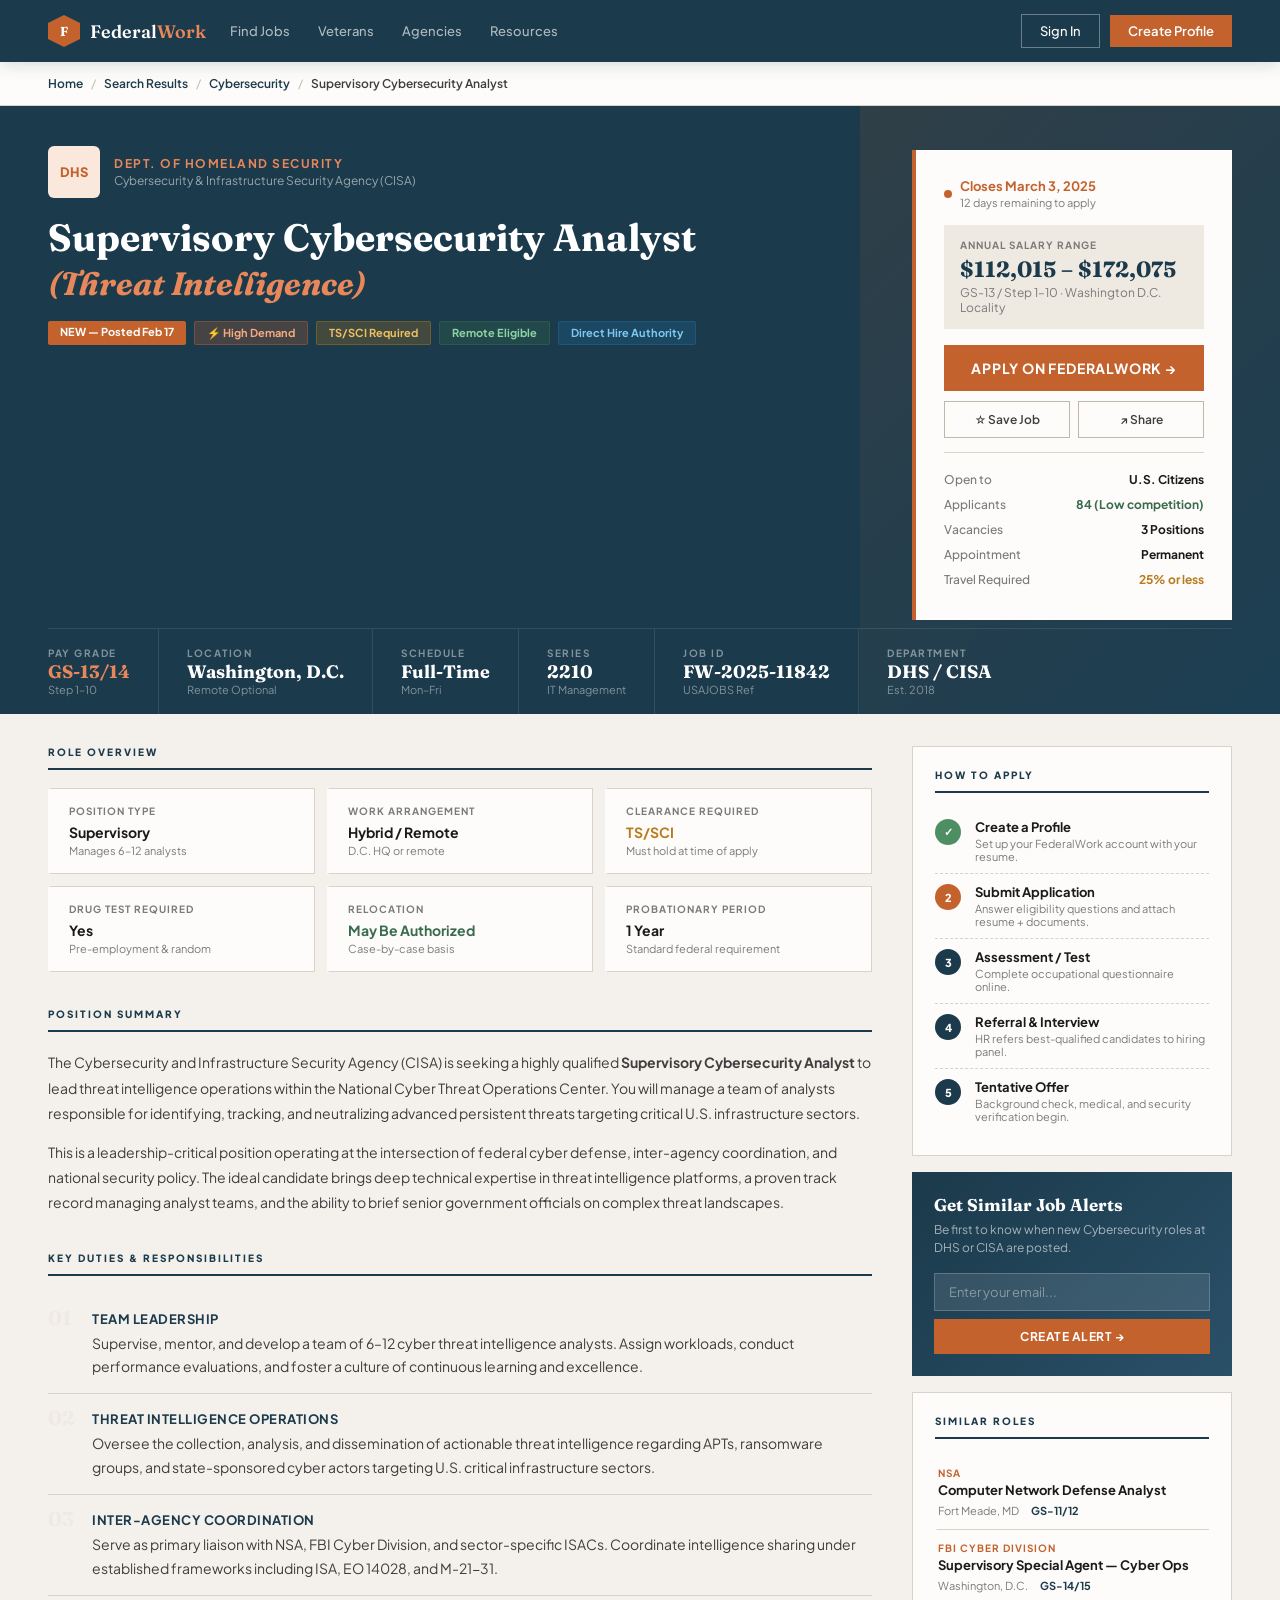
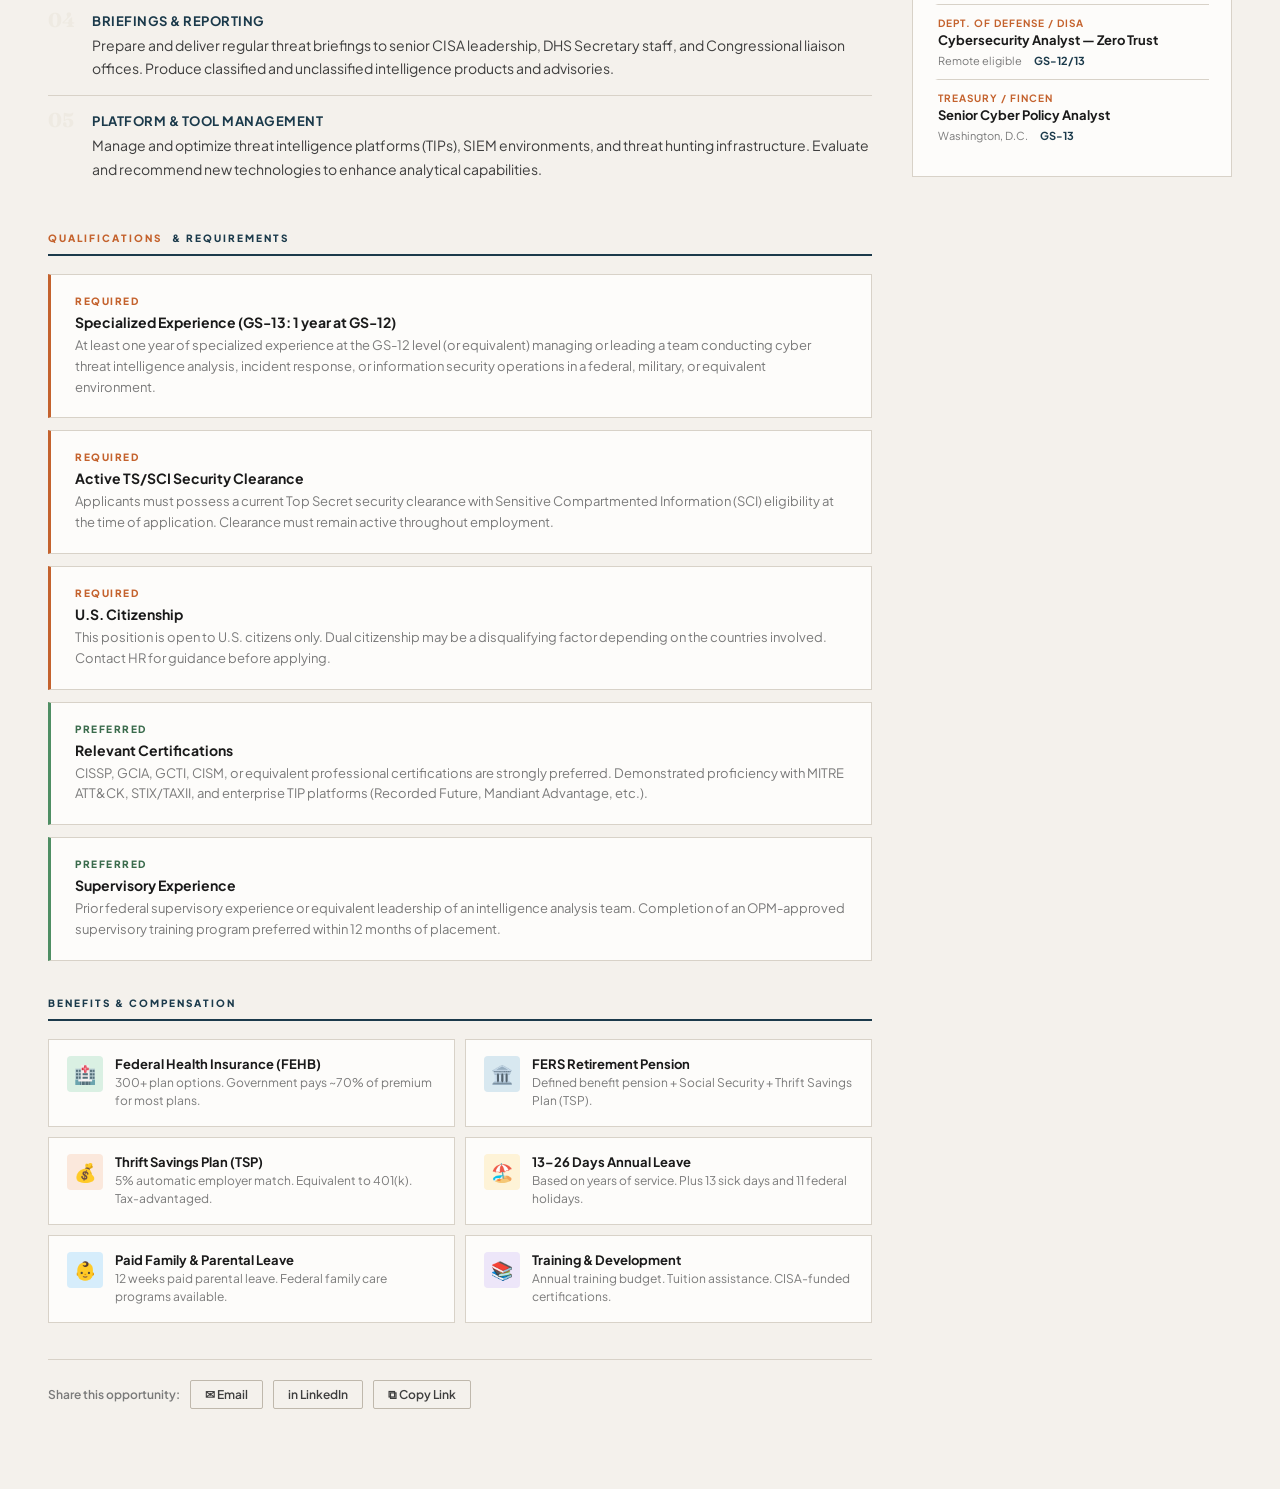
<file: job-detail/index.html>
<!DOCTYPE html>
<html lang="en">
<head>
<meta charset="UTF-8">
<meta name="viewport" content="width=device-width, initial-scale=1.0">
<title>FederalWork — Job Detail</title>
<link href="https://fonts.googleapis.com/css2?family=Fraunces:ital,wght@0,400;0,600;0,700;1,400;1,600&family=Plus+Jakarta+Sans:wght@300;400;500;600;700&display=swap" rel="stylesheet">
<style>
  :root {
    --bg:        #F4F1EC;
    --bg-white:  #FDFCFA;
    --bg-panel:  #EEEAE2;
    --slate:     #1B3A4B;
    --slate-mid: #2A5068;
    --slate-lt:  #3D6E88;
    --terra:     #C4622D;
    --terra-lt:  #E8875A;
    --terra-pale:#FBE8DC;
    --sage:      #3A6B4C;
    --sage-lt:   #4E8E63;
    --sage-pale: #DAF0E3;
    --sky:       #1E6FA6;
    --sky-pale:  #D6EDFB;
    --amber:     #B87A1A;
    --amber-pale:#FEF3D7;
    --violet:    #5C3D8F;
    --violet-pale:#EDE6F9;
    --red:       #C13030;
    --red-pale:  #FDEAEA;
    --ink:       #1A1A1A;
    --ink-mid:   #3E3E3E;
    --muted:     #7A7A7A;
    --border:    #D8D2C8;
    --border-dk: #BFB8AC;
    --white:     #FFFFFF;
  }

  * { margin: 0; padding: 0; box-sizing: border-box; }
  body { font-family: 'Plus Jakarta Sans', sans-serif; background: var(--bg); color: var(--ink); }

  /* ── NAV ── */
  nav {
    position: sticky; top: 0; z-index: 100;
    display: flex; align-items: center; gap: 24px;
    padding: 14px 48px;
    background: var(--slate);
    box-shadow: 0 2px 16px rgba(27,58,75,0.18);
  }
  .nav-logo { display: flex; align-items: center; gap: 10px; text-decoration: none; flex-shrink: 0; }
  .logo-mark {
    width: 32px; height: 32px; background: var(--terra);
    clip-path: polygon(50% 0%,100% 25%,100% 75%,50% 100%,0% 75%,0% 25%);
    display: flex; align-items: center; justify-content: center;
    font-family: 'Fraunces', serif; font-size: 13px; font-weight: 700; color: #fff;
  }
  .logo-text { font-family: 'Fraunces', serif; font-size: 18px; font-weight: 600; color: #fff; }
  .logo-text span { color: var(--terra-lt); }
  .nav-links { display: flex; gap: 28px; }
  .nav-links a { color: rgba(255,255,255,0.65); font-size: 13px; font-weight: 500; text-decoration: none; transition: color 0.2s; }
  .nav-links a:hover { color: #fff; }
  .nav-actions { display: flex; gap: 10px; align-items: center; margin-left: auto; }
  .btn-outline { padding: 8px 18px; border: 1px solid rgba(255,255,255,0.35); color: #fff; background: transparent; font-family: 'Plus Jakarta Sans', sans-serif; font-size: 13px; font-weight: 500; cursor: pointer; }
  .btn-solid { padding: 8px 18px; background: var(--terra); color: #fff; border: none; font-family: 'Plus Jakarta Sans', sans-serif; font-size: 13px; font-weight: 600; cursor: pointer; }

  /* ── BREADCRUMB ── */
  .breadcrumb {
    padding: 14px 48px;
    background: var(--bg-white);
    border-bottom: 1px solid var(--border);
    display: flex; align-items: center; gap: 8px;
    font-size: 12px; color: var(--muted);
  }
  .breadcrumb a { color: var(--slate); text-decoration: none; font-weight: 600; }
  .breadcrumb a:hover { text-decoration: underline; }
  .breadcrumb span { color: var(--border-dk); }

  /* ── HERO HEADER ── */
  .job-hero {
    background: var(--slate);
    padding: 40px 48px 0;
    position: relative; overflow: hidden;
  }
  .job-hero::before {
    content: '';
    position: absolute; right: 0; top: 0; bottom: 0; width: 420px;
    background: linear-gradient(135deg, rgba(196,98,45,0.12) 0%, rgba(30,111,166,0.08) 100%);
    pointer-events: none;
  }
  .job-hero::after {
    content: '';
    position: absolute; right: 80px; top: 50%;
    transform: translateY(-50%);
    width: 220px; height: 220px;
    background: rgba(196,98,45,0.06);
    border-radius: 50%;
    pointer-events: none;
  }

  .hero-top {
    display: flex; align-items: flex-start; justify-content: space-between; gap: 32px;
    position: relative; z-index: 1;
  }
  .hero-left { flex: 1; }

  .hero-agency-row {
    display: flex; align-items: center; gap: 14px; margin-bottom: 18px;
  }
  .agency-badge {
    width: 52px; height: 52px;
    background: var(--terra-pale);
    display: flex; align-items: center; justify-content: center;
    font-size: 13px; font-weight: 800; color: var(--terra);
    border-radius: 6px; flex-shrink: 0;
  }
  .agency-info {}
  .agency-name { font-size: 12px; font-weight: 700; color: var(--terra-lt); text-transform: uppercase; letter-spacing: 1.5px; }
  .agency-sub { font-size: 12px; color: rgba(255,255,255,0.55); margin-top: 2px; }

  .job-title-main {
    font-family: 'Fraunces', serif;
    font-size: clamp(26px, 3.5vw, 38px);
    font-weight: 700; color: #fff; line-height: 1.15;
    margin-bottom: 18px;
  }

  .hero-tags { display: flex; flex-wrap: wrap; gap: 8px; margin-bottom: 24px; }
  .hero-tag {
    font-size: 11px; padding: 4px 12px; font-weight: 700; border-radius: 2px;
  }
  .ht-terra  { background: rgba(196,98,45,0.25); color: #F4AA80; border: 1px solid rgba(196,98,45,0.4); }
  .ht-sky    { background: rgba(30,111,166,0.25); color: #7EC8F0; border: 1px solid rgba(30,111,166,0.4); }
  .ht-sage   { background: rgba(58,107,76,0.3); color: #8CD4A4; border: 1px solid rgba(58,107,76,0.45); }
  .ht-amber  { background: rgba(184,122,26,0.25); color: #F0C060; border: 1px solid rgba(184,122,26,0.4); }
  .ht-new    { background: var(--terra); color: #fff; border: none; }

  /* Quick stats row */
  .hero-stats {
    display: flex; gap: 0; flex-wrap: wrap;
    border-top: 1px solid rgba(255,255,255,0.1);
    margin-top: 8px;
    position: relative; z-index: 1;
  }
  .hero-stat {
    padding: 18px 28px 18px 0;
    margin-right: 28px;
    border-right: 1px solid rgba(255,255,255,0.1);
  }
  .hero-stat:last-child { border-right: none; }
  .hs-label { font-size: 10px; color: rgba(255,255,255,0.45); font-weight: 700; text-transform: uppercase; letter-spacing: 1.5px; margin-bottom: 4px; }
  .hs-value { font-family: 'Fraunces', serif; font-size: 18px; font-weight: 700; color: #fff; line-height: 1; }
  .hs-value.accent { color: var(--terra-lt); }
  .hs-sub { font-size: 11px; color: rgba(255,255,255,0.45); margin-top: 2px; }

  /* CTA panel (right side of hero) */
  .hero-cta {
    background: var(--bg-white);
    padding: 28px;
    width: 320px; flex-shrink: 0;
    position: relative; z-index: 1;
    border-left: 4px solid var(--terra);
    margin-bottom: 0;
    align-self: flex-start;
    margin-top: 4px;
  }
  .cta-deadline {
    display: flex; align-items: center; gap: 8px;
    margin-bottom: 16px;
  }
  .deadline-dot {
    width: 8px; height: 8px; border-radius: 50%; background: var(--terra); flex-shrink: 0;
    animation: pulse 1.8s infinite;
  }
  @keyframes pulse { 0%,100%{opacity:1;transform:scale(1)} 50%{opacity:0.5;transform:scale(1.3)} }
  .deadline-text { font-size: 13px; font-weight: 700; color: var(--terra); }
  .deadline-sub { font-size: 11px; color: var(--muted); margin-top: 2px; }

  .cta-salary {
    background: var(--bg-panel);
    padding: 14px 16px; margin-bottom: 16px;
  }
  .cta-salary-label { font-size: 10px; color: var(--muted); text-transform: uppercase; letter-spacing: 1px; font-weight: 700; margin-bottom: 4px; }
  .cta-salary-value { font-family: 'Fraunces', serif; font-size: 22px; font-weight: 700; color: var(--slate); }
  .cta-salary-range { font-size: 12px; color: var(--muted); margin-top: 2px; }

  .cta-apply {
    width: 100%; padding: 14px;
    background: var(--terra); color: #fff;
    border: none; font-family: 'Plus Jakarta Sans', sans-serif;
    font-size: 14px; font-weight: 700; cursor: pointer;
    text-transform: uppercase; letter-spacing: 0.8px;
    transition: background 0.2s; margin-bottom: 10px;
  }
  .cta-apply:hover { background: var(--terra-lt); }

  .cta-secondary {
    display: flex; gap: 8px;
  }
  .cta-save, .cta-share {
    flex: 1; padding: 10px;
    border: 1.5px solid var(--border-dk); background: transparent;
    font-family: 'Plus Jakarta Sans', sans-serif; font-size: 12px; font-weight: 600;
    color: var(--ink-mid); cursor: pointer; transition: all 0.2s;
    display: flex; align-items: center; justify-content: center; gap: 6px;
  }
  .cta-save:hover { border-color: var(--terra); color: var(--terra); }
  .cta-share:hover { border-color: var(--slate); color: var(--slate); }

  .cta-info {
    margin-top: 14px; padding-top: 14px;
    border-top: 1px solid var(--border);
  }
  .cta-info-row {
    display: flex; justify-content: space-between; align-items: center;
    padding: 5px 0; font-size: 12px;
  }
  .cir-label { color: var(--muted); font-weight: 500; }
  .cir-value { color: var(--ink); font-weight: 700; }
  .cir-value.c-sage { color: var(--sage); }
  .cir-value.c-amber { color: var(--amber); }
  .cir-value.c-terra { color: var(--terra); }

  /* ── BODY LAYOUT ── */
  .body-layout {
    display: grid; grid-template-columns: 1fr 320px;
    gap: 0; max-width: 100%; align-items: start;
    padding: 0 48px 60px;
    margin-top: 32px;
  }
  .main-col { padding-right: 40px; }
  .side-col {}

  /* ── SECTION HEADERS ── */
  .section-block { margin-bottom: 36px; }
  .section-title {
    font-size: 10px; font-weight: 800; color: var(--slate);
    text-transform: uppercase; letter-spacing: 2px;
    padding-bottom: 10px;
    border-bottom: 2px solid var(--slate);
    margin-bottom: 18px;
    display: flex; align-items: center; gap: 10px;
  }
  .section-title-accent { color: var(--terra); }

  /* ── OVERVIEW GRID ── */
  .overview-grid {
    display: grid; grid-template-columns: repeat(3, 1fr); gap: 12px;
    margin-bottom: 32px;
  }
  .overview-card {
    background: var(--bg-white);
    border: 1px solid var(--border);
    padding: 16px 18px;
    border-left: 3px solid transparent;
    transition: border-color 0.2s;
  }
  .overview-card:hover { border-left-color: var(--terra); }
  .oc-label { font-size: 10px; color: var(--muted); text-transform: uppercase; letter-spacing: 1px; font-weight: 700; margin-bottom: 6px; }
  .oc-value { font-size: 14px; font-weight: 700; color: var(--ink); line-height: 1.3; }
  .oc-sub { font-size: 11px; color: var(--muted); margin-top: 3px; }

  /* ── PROSE CONTENT ── */
  .prose h3 {
    font-family: 'Fraunces', serif; font-size: 18px; font-weight: 700;
    color: var(--slate); margin: 24px 0 10px;
  }
  .prose h3:first-child { margin-top: 0; }
  .prose p {
    font-size: 14px; color: var(--ink-mid); line-height: 1.8;
    margin-bottom: 14px; font-weight: 400;
  }
  .prose ul {
    margin: 0 0 16px 0; padding: 0; list-style: none;
  }
  .prose ul li {
    font-size: 14px; color: var(--ink-mid); line-height: 1.7;
    padding: 5px 0 5px 22px; position: relative; font-weight: 400;
  }
  .prose ul li::before {
    content: '';
    position: absolute; left: 0; top: 13px;
    width: 8px; height: 2px;
    background: var(--terra);
  }

  /* Requirement blocks */
  .req-block {
    background: var(--bg-white);
    border: 1px solid var(--border);
    padding: 20px 24px; margin-bottom: 12px;
    border-left: 3px solid var(--border-dk);
    transition: border-left-color 0.2s;
  }
  .req-block:hover { border-left-color: var(--slate); }
  .req-block.required { border-left-color: var(--terra); }
  .req-block.preferred { border-left-color: var(--sage-lt); }
  .req-tag {
    font-size: 10px; font-weight: 800; text-transform: uppercase; letter-spacing: 1.5px;
    margin-bottom: 6px;
  }
  .req-tag.rt-req { color: var(--terra); }
  .req-tag.rt-pref { color: var(--sage); }
  .req-block h4 { font-size: 14px; font-weight: 700; color: var(--ink); margin-bottom: 4px; }
  .req-block p { font-size: 13px; color: var(--muted); line-height: 1.6; }

  /* Duties list with step numbers */
  .duty-list { counter-reset: duties; }
  .duty-item {
    display: flex; gap: 16px; align-items: flex-start;
    padding: 14px 0; border-bottom: 1px solid var(--border);
  }
  .duty-item:last-child { border-bottom: none; }
  .duty-num {
    font-family: 'Fraunces', serif; font-size: 20px; font-weight: 700;
    color: var(--bg-panel); line-height: 1; flex-shrink: 0;
    width: 28px;
  }
  .duty-text { font-size: 14px; color: var(--ink-mid); line-height: 1.7; }
  .duty-text strong { color: var(--slate); font-weight: 700; display: block; margin-bottom: 2px; font-size: 13px; text-transform: uppercase; letter-spacing: 0.5px; }

  /* Benefits */
  .benefits-grid { display: grid; grid-template-columns: 1fr 1fr; gap: 10px; }
  .benefit-card {
    background: var(--bg-white); border: 1px solid var(--border);
    padding: 16px 18px; display: flex; align-items: flex-start; gap: 12px;
    transition: box-shadow 0.2s;
  }
  .benefit-card:hover { box-shadow: 0 2px 12px rgba(27,58,75,0.08); }
  .benefit-icon {
    width: 36px; height: 36px; flex-shrink: 0;
    display: flex; align-items: center; justify-content: center;
    font-size: 18px; border-radius: 4px;
  }
  .bi-slate  { background: #D8E8F0; }
  .bi-sage   { background: var(--sage-pale); }
  .bi-terra  { background: var(--terra-pale); }
  .bi-amber  { background: var(--amber-pale); }
  .bi-sky    { background: var(--sky-pale); }
  .bi-violet { background: var(--violet-pale); }
  .benefit-info {}
  .benefit-name { font-size: 13px; font-weight: 700; color: var(--ink); }
  .benefit-desc { font-size: 12px; color: var(--muted); margin-top: 2px; line-height: 1.5; }

  /* ── STICKY SIDEBAR ── */
  .sticky-side { position: sticky; top: 80px; }

  .side-card {
    background: var(--bg-white); border: 1px solid var(--border);
    padding: 22px; margin-bottom: 16px;
  }
  .side-card-title {
    font-size: 10px; font-weight: 800; color: var(--slate);
    text-transform: uppercase; letter-spacing: 2px;
    padding-bottom: 10px; border-bottom: 2px solid var(--slate);
    margin-bottom: 16px;
  }

  /* Application steps */
  .app-step {
    display: flex; gap: 14px; align-items: flex-start;
    padding: 10px 0; border-bottom: 1px dashed var(--border);
  }
  .app-step:last-child { border-bottom: none; }
  .step-num {
    width: 26px; height: 26px; flex-shrink: 0;
    background: var(--slate); color: #fff;
    display: flex; align-items: center; justify-content: center;
    font-size: 11px; font-weight: 800; border-radius: 50%;
  }
  .step-num.done { background: var(--sage-lt); }
  .step-num.active { background: var(--terra); animation: pulse 1.8s infinite; }
  .step-info {}
  .step-name { font-size: 13px; font-weight: 700; color: var(--ink); }
  .step-desc { font-size: 11px; color: var(--muted); margin-top: 2px; }

  /* Similar jobs */
  .similar-job {
    padding: 12px 0; border-bottom: 1px solid var(--border);
    cursor: pointer; transition: all 0.2s;
    border-left: 3px solid transparent;
    padding-left: 0;
  }
  .similar-job:hover { border-left-color: var(--terra); padding-left: 8px; }
  .similar-job:last-child { border-bottom: none; }
  .sj-agency { font-size: 10px; font-weight: 700; color: var(--terra); text-transform: uppercase; letter-spacing: 1px; margin-bottom: 3px; }
  .sj-title { font-size: 13px; font-weight: 700; color: var(--ink); line-height: 1.3; margin-bottom: 5px; }
  .sj-meta { display: flex; gap: 12px; font-size: 11px; color: var(--muted); }
  .sj-grade { font-weight: 700; color: var(--slate); }

  /* Alert signup */
  .alert-card {
    background: linear-gradient(135deg, var(--slate) 0%, var(--slate-mid) 100%);
    padding: 22px; margin-bottom: 16px;
  }
  .alert-card h4 { font-family: 'Fraunces', serif; font-size: 17px; color: #fff; margin-bottom: 6px; }
  .alert-card p { font-size: 12px; color: rgba(255,255,255,0.6); margin-bottom: 16px; line-height: 1.5; }
  .alert-input {
    width: 100%; padding: 10px 14px; background: rgba(255,255,255,0.1);
    border: 1px solid rgba(255,255,255,0.2); color: #fff;
    font-family: 'Plus Jakarta Sans', sans-serif; font-size: 13px;
    outline: none; margin-bottom: 8px;
  }
  .alert-input::placeholder { color: rgba(255,255,255,0.4); }
  .alert-btn {
    width: 100%; padding: 10px; background: var(--terra); color: #fff;
    border: none; font-family: 'Plus Jakarta Sans', sans-serif;
    font-size: 12px; font-weight: 700; cursor: pointer;
    text-transform: uppercase; letter-spacing: 0.5px; transition: background 0.2s;
  }
  .alert-btn:hover { background: var(--terra-lt); }

  /* Share row at bottom */
  .share-row {
    display: flex; align-items: center; gap: 10px;
    padding: 20px 0; border-top: 1px solid var(--border); margin-top: 8px;
    font-size: 12px; color: var(--muted); font-weight: 600;
  }
  .share-btn {
    padding: 6px 14px; border: 1.5px solid var(--border-dk);
    background: transparent; font-family: 'Plus Jakarta Sans', sans-serif;
    font-size: 12px; font-weight: 600; color: var(--ink-mid);
    cursor: pointer; transition: all 0.2s; border-radius: 2px;
  }
  .share-btn:hover { border-color: var(--slate); color: var(--slate); }

  /* Scrollbar */
  ::-webkit-scrollbar { width: 6px; }
  ::-webkit-scrollbar-track { background: var(--bg); }
  ::-webkit-scrollbar-thumb { background: var(--border-dk); border-radius: 3px; }
</style>
</head>
<body>

<!-- NAV -->
<nav>
  <a class="nav-logo" href="#">
    <div class="logo-mark">F</div>
    <div class="logo-text">Federal<span>Work</span></div>
  </a>
  <div class="nav-links">
    <a href="#">Find Jobs</a>
    <a href="#">Veterans</a>
    <a href="#">Agencies</a>
    <a href="#">Resources</a>
  </div>
  <div class="nav-actions">
    <button class="btn-outline">Sign In</button>
    <button class="btn-solid">Create Profile</button>
  </div>
</nav>

<!-- BREADCRUMB -->
<div class="breadcrumb">
  <a href="#">Home</a><span>/</span>
  <a href="#">Search Results</a><span>/</span>
  <a href="#">Cybersecurity</a><span>/</span>
  <span style="color:var(--ink-mid);font-weight:600;">Supervisory Cybersecurity Analyst</span>
</div>

<!-- JOB HERO -->
<div class="job-hero">
  <div class="hero-top">
    <div class="hero-left">
      <div class="hero-agency-row">
        <div class="agency-badge">DHS</div>
        <div class="agency-info">
          <div class="agency-name">Dept. of Homeland Security</div>
          <div class="agency-sub">Cybersecurity & Infrastructure Security Agency (CISA)</div>
        </div>
      </div>
      <h1 class="job-title-main">Supervisory Cybersecurity Analyst<br><em style="font-style:italic;color:var(--terra-lt);font-size:0.85em;">(Threat Intelligence)</em></h1>
      <div class="hero-tags">
        <span class="hero-tag ht-new">NEW — Posted Feb 17</span>
        <span class="hero-tag ht-terra">⚡ High Demand</span>
        <span class="hero-tag ht-amber">TS/SCI Required</span>
        <span class="hero-tag ht-sage">Remote Eligible</span>
        <span class="hero-tag ht-sky">Direct Hire Authority</span>
      </div>
    </div>

    <!-- CTA PANEL -->
    <div class="hero-cta">
      <div class="cta-deadline">
        <div class="deadline-dot"></div>
        <div>
          <div class="deadline-text">Closes March 3, 2025</div>
          <div class="deadline-sub">12 days remaining to apply</div>
        </div>
      </div>
      <div class="cta-salary">
        <div class="cta-salary-label">Annual Salary Range</div>
        <div class="cta-salary-value">$112,015 – $172,075</div>
        <div class="cta-salary-range">GS-13 / Step 1–10 · Washington D.C. Locality</div>
      </div>
      <button class="cta-apply">Apply on FederalWork →</button>
      <div class="cta-secondary">
        <button class="cta-save">☆ Save Job</button>
        <button class="cta-share">↗ Share</button>
      </div>
      <div class="cta-info">
        <div class="cta-info-row">
          <span class="cir-label">Open to</span>
          <span class="cir-value">U.S. Citizens</span>
        </div>
        <div class="cta-info-row">
          <span class="cir-label">Applicants</span>
          <span class="cir-value c-sage">84 (Low competition)</span>
        </div>
        <div class="cta-info-row">
          <span class="cir-label">Vacancies</span>
          <span class="cir-value">3 Positions</span>
        </div>
        <div class="cta-info-row">
          <span class="cir-label">Appointment</span>
          <span class="cir-value">Permanent</span>
        </div>
        <div class="cta-info-row">
          <span class="cir-label">Travel Required</span>
          <span class="cir-value c-amber">25% or less</span>
        </div>
      </div>
    </div>
  </div>

  <!-- QUICK STATS -->
  <div class="hero-stats">
    <div class="hero-stat">
      <div class="hs-label">Pay Grade</div>
      <div class="hs-value accent">GS-13/14</div>
      <div class="hs-sub">Step 1–10</div>
    </div>
    <div class="hero-stat">
      <div class="hs-label">Location</div>
      <div class="hs-value">Washington, D.C.</div>
      <div class="hs-sub">Remote Optional</div>
    </div>
    <div class="hero-stat">
      <div class="hs-label">Schedule</div>
      <div class="hs-value">Full-Time</div>
      <div class="hs-sub">Mon–Fri</div>
    </div>
    <div class="hero-stat">
      <div class="hs-label">Series</div>
      <div class="hs-value">2210</div>
      <div class="hs-sub">IT Management</div>
    </div>
    <div class="hero-stat">
      <div class="hs-label">Job ID</div>
      <div class="hs-value">FW-2025-11842</div>
      <div class="hs-sub">USAJOBS Ref</div>
    </div>
    <div class="hero-stat">
      <div class="hs-label">Department</div>
      <div class="hs-value">DHS / CISA</div>
      <div class="hs-sub">Est. 2018</div>
    </div>
  </div>
</div>

<!-- BODY -->
<div class="body-layout">

  <!-- MAIN COLUMN -->
  <main class="main-col">

    <!-- Quick Overview Cards -->
    <div class="section-block">
      <div class="section-title">Role Overview</div>
      <div class="overview-grid">
        <div class="overview-card">
          <div class="oc-label">Position Type</div>
          <div class="oc-value">Supervisory</div>
          <div class="oc-sub">Manages 6–12 analysts</div>
        </div>
        <div class="overview-card">
          <div class="oc-label">Work Arrangement</div>
          <div class="oc-value">Hybrid / Remote</div>
          <div class="oc-sub">D.C. HQ or remote</div>
        </div>
        <div class="overview-card">
          <div class="oc-label">Clearance Required</div>
          <div class="oc-value" style="color:var(--amber);">TS/SCI</div>
          <div class="oc-sub">Must hold at time of apply</div>
        </div>
        <div class="overview-card">
          <div class="oc-label">Drug Test Required</div>
          <div class="oc-value">Yes</div>
          <div class="oc-sub">Pre-employment & random</div>
        </div>
        <div class="overview-card">
          <div class="oc-label">Relocation</div>
          <div class="oc-value" style="color:var(--sage);">May Be Authorized</div>
          <div class="oc-sub">Case-by-case basis</div>
        </div>
        <div class="overview-card">
          <div class="oc-label">Probationary Period</div>
          <div class="oc-value">1 Year</div>
          <div class="oc-sub">Standard federal requirement</div>
        </div>
      </div>
    </div>

    <!-- Summary -->
    <div class="section-block">
      <div class="section-title">Position Summary</div>
      <div class="prose">
        <p>The Cybersecurity and Infrastructure Security Agency (CISA) is seeking a highly qualified <strong>Supervisory Cybersecurity Analyst</strong> to lead threat intelligence operations within the National Cyber Threat Operations Center. You will manage a team of analysts responsible for identifying, tracking, and neutralizing advanced persistent threats targeting critical U.S. infrastructure sectors.</p>
        <p>This is a leadership-critical position operating at the intersection of federal cyber defense, inter-agency coordination, and national security policy. The ideal candidate brings deep technical expertise in threat intelligence platforms, a proven track record managing analyst teams, and the ability to brief senior government officials on complex threat landscapes.</p>
      </div>
    </div>

    <!-- Key Duties -->
    <div class="section-block">
      <div class="section-title">Key Duties & Responsibilities</div>
      <div class="duty-list">
        <div class="duty-item">
          <div class="duty-num">01</div>
          <div class="duty-text"><strong>Team Leadership</strong>Supervise, mentor, and develop a team of 6–12 cyber threat intelligence analysts. Assign workloads, conduct performance evaluations, and foster a culture of continuous learning and excellence.</div>
        </div>
        <div class="duty-item">
          <div class="duty-num">02</div>
          <div class="duty-text"><strong>Threat Intelligence Operations</strong>Oversee the collection, analysis, and dissemination of actionable threat intelligence regarding APTs, ransomware groups, and state-sponsored cyber actors targeting U.S. critical infrastructure sectors.</div>
        </div>
        <div class="duty-item">
          <div class="duty-num">03</div>
          <div class="duty-text"><strong>Inter-Agency Coordination</strong>Serve as primary liaison with NSA, FBI Cyber Division, and sector-specific ISACs. Coordinate intelligence sharing under established frameworks including ISA, EO 14028, and M-21-31.</div>
        </div>
        <div class="duty-item">
          <div class="duty-num">04</div>
          <div class="duty-text"><strong>Briefings & Reporting</strong>Prepare and deliver regular threat briefings to senior CISA leadership, DHS Secretary staff, and Congressional liaison offices. Produce classified and unclassified intelligence products and advisories.</div>
        </div>
        <div class="duty-item">
          <div class="duty-num">05</div>
          <div class="duty-text"><strong>Platform & Tool Management</strong>Manage and optimize threat intelligence platforms (TIPs), SIEM environments, and threat hunting infrastructure. Evaluate and recommend new technologies to enhance analytical capabilities.</div>
        </div>
      </div>
    </div>

    <!-- Requirements -->
    <div class="section-block">
      <div class="section-title"><span class="section-title-accent">Qualifications</span> & Requirements</div>

      <div class="req-block required">
        <div class="req-tag rt-req">Required</div>
        <h4>Specialized Experience (GS-13: 1 year at GS-12)</h4>
        <p>At least one year of specialized experience at the GS-12 level (or equivalent) managing or leading a team conducting cyber threat intelligence analysis, incident response, or information security operations in a federal, military, or equivalent environment.</p>
      </div>
      <div class="req-block required">
        <div class="req-tag rt-req">Required</div>
        <h4>Active TS/SCI Security Clearance</h4>
        <p>Applicants must possess a current Top Secret security clearance with Sensitive Compartmented Information (SCI) eligibility at the time of application. Clearance must remain active throughout employment.</p>
      </div>
      <div class="req-block required">
        <div class="req-tag rt-req">Required</div>
        <h4>U.S. Citizenship</h4>
        <p>This position is open to U.S. citizens only. Dual citizenship may be a disqualifying factor depending on the countries involved. Contact HR for guidance before applying.</p>
      </div>
      <div class="req-block preferred">
        <div class="req-tag rt-pref">Preferred</div>
        <h4>Relevant Certifications</h4>
        <p>CISSP, GCIA, GCTI, CISM, or equivalent professional certifications are strongly preferred. Demonstrated proficiency with MITRE ATT&CK, STIX/TAXII, and enterprise TIP platforms (Recorded Future, Mandiant Advantage, etc.).</p>
      </div>
      <div class="req-block preferred">
        <div class="req-tag rt-pref">Preferred</div>
        <h4>Supervisory Experience</h4>
        <p>Prior federal supervisory experience or equivalent leadership of an intelligence analysis team. Completion of an OPM-approved supervisory training program preferred within 12 months of placement.</p>
      </div>
    </div>

    <!-- Benefits -->
    <div class="section-block">
      <div class="section-title">Benefits & Compensation</div>
      <div class="benefits-grid">
        <div class="benefit-card">
          <div class="benefit-icon bi-sage">🏥</div>
          <div class="benefit-info">
            <div class="benefit-name">Federal Health Insurance (FEHB)</div>
            <div class="benefit-desc">300+ plan options. Government pays ~70% of premium for most plans.</div>
          </div>
        </div>
        <div class="benefit-card">
          <div class="benefit-icon bi-slate">🏛️</div>
          <div class="benefit-info">
            <div class="benefit-name">FERS Retirement Pension</div>
            <div class="benefit-desc">Defined benefit pension + Social Security + Thrift Savings Plan (TSP).</div>
          </div>
        </div>
        <div class="benefit-card">
          <div class="benefit-icon bi-terra">💰</div>
          <div class="benefit-info">
            <div class="benefit-name">Thrift Savings Plan (TSP)</div>
            <div class="benefit-desc">5% automatic employer match. Equivalent to 401(k). Tax-advantaged.</div>
          </div>
        </div>
        <div class="benefit-card">
          <div class="benefit-icon bi-amber">🏖️</div>
          <div class="benefit-info">
            <div class="benefit-name">13–26 Days Annual Leave</div>
            <div class="benefit-desc">Based on years of service. Plus 13 sick days and 11 federal holidays.</div>
          </div>
        </div>
        <div class="benefit-card">
          <div class="benefit-icon bi-sky">👶</div>
          <div class="benefit-info">
            <div class="benefit-name">Paid Family & Parental Leave</div>
            <div class="benefit-desc">12 weeks paid parental leave. Federal family care programs available.</div>
          </div>
        </div>
        <div class="benefit-card">
          <div class="benefit-icon bi-violet">📚</div>
          <div class="benefit-info">
            <div class="benefit-name">Training & Development</div>
            <div class="benefit-desc">Annual training budget. Tuition assistance. CISA-funded certifications.</div>
          </div>
        </div>
      </div>
    </div>

    <!-- Share row -->
    <div class="share-row">
      <span>Share this opportunity:</span>
      <button class="share-btn">✉ Email</button>
      <button class="share-btn">in LinkedIn</button>
      <button class="share-btn">⧉ Copy Link</button>
    </div>

  </main>

  <!-- STICKY SIDEBAR -->
  <aside class="side-col">
    <div class="sticky-side">

      <!-- Application Steps -->
      <div class="side-card">
        <div class="side-card-title">How to Apply</div>
        <div class="app-step">
          <div class="step-num done">✓</div>
          <div class="step-info">
            <div class="step-name">Create a Profile</div>
            <div class="step-desc">Set up your FederalWork account with your resume.</div>
          </div>
        </div>
        <div class="app-step">
          <div class="step-num active">2</div>
          <div class="step-info">
            <div class="step-name">Submit Application</div>
            <div class="step-desc">Answer eligibility questions and attach resume + documents.</div>
          </div>
        </div>
        <div class="app-step">
          <div class="step-num">3</div>
          <div class="step-info">
            <div class="step-name">Assessment / Test</div>
            <div class="step-desc">Complete occupational questionnaire online.</div>
          </div>
        </div>
        <div class="app-step">
          <div class="step-num">4</div>
          <div class="step-info">
            <div class="step-name">Referral & Interview</div>
            <div class="step-desc">HR refers best-qualified candidates to hiring panel.</div>
          </div>
        </div>
        <div class="app-step">
          <div class="step-num">5</div>
          <div class="step-info">
            <div class="step-name">Tentative Offer</div>
            <div class="step-desc">Background check, medical, and security verification begin.</div>
          </div>
        </div>
      </div>

      <!-- Job Alert -->
      <div class="alert-card">
        <h4>Get Similar Job Alerts</h4>
        <p>Be first to know when new Cybersecurity roles at DHS or CISA are posted.</p>
        <input class="alert-input" type="email" placeholder="Enter your email...">
        <button class="alert-btn">Create Alert →</button>
      </div>

      <!-- Similar Jobs -->
      <div class="side-card">
        <div class="side-card-title">Similar Roles</div>
        <div class="similar-job">
          <div class="sj-agency">NSA</div>
          <div class="sj-title">Computer Network Defense Analyst</div>
          <div class="sj-meta"><span>Fort Meade, MD</span><span class="sj-grade">GS-11/12</span></div>
        </div>
        <div class="similar-job">
          <div class="sj-agency">FBI Cyber Division</div>
          <div class="sj-title">Supervisory Special Agent — Cyber Ops</div>
          <div class="sj-meta"><span>Washington, D.C.</span><span class="sj-grade">GS-14/15</span></div>
        </div>
        <div class="similar-job">
          <div class="sj-agency">Dept. of Defense / DISA</div>
          <div class="sj-title">Cybersecurity Analyst — Zero Trust</div>
          <div class="sj-meta"><span>Remote eligible</span><span class="sj-grade">GS-12/13</span></div>
        </div>
        <div class="similar-job">
          <div class="sj-agency">Treasury / FinCEN</div>
          <div class="sj-title">Senior Cyber Policy Analyst</div>
          <div class="sj-meta"><span>Washington, D.C.</span><span class="sj-grade">GS-13</span></div>
        </div>
      </div>

    </div>
  </aside>

</div>
</body>
</html>
</file>
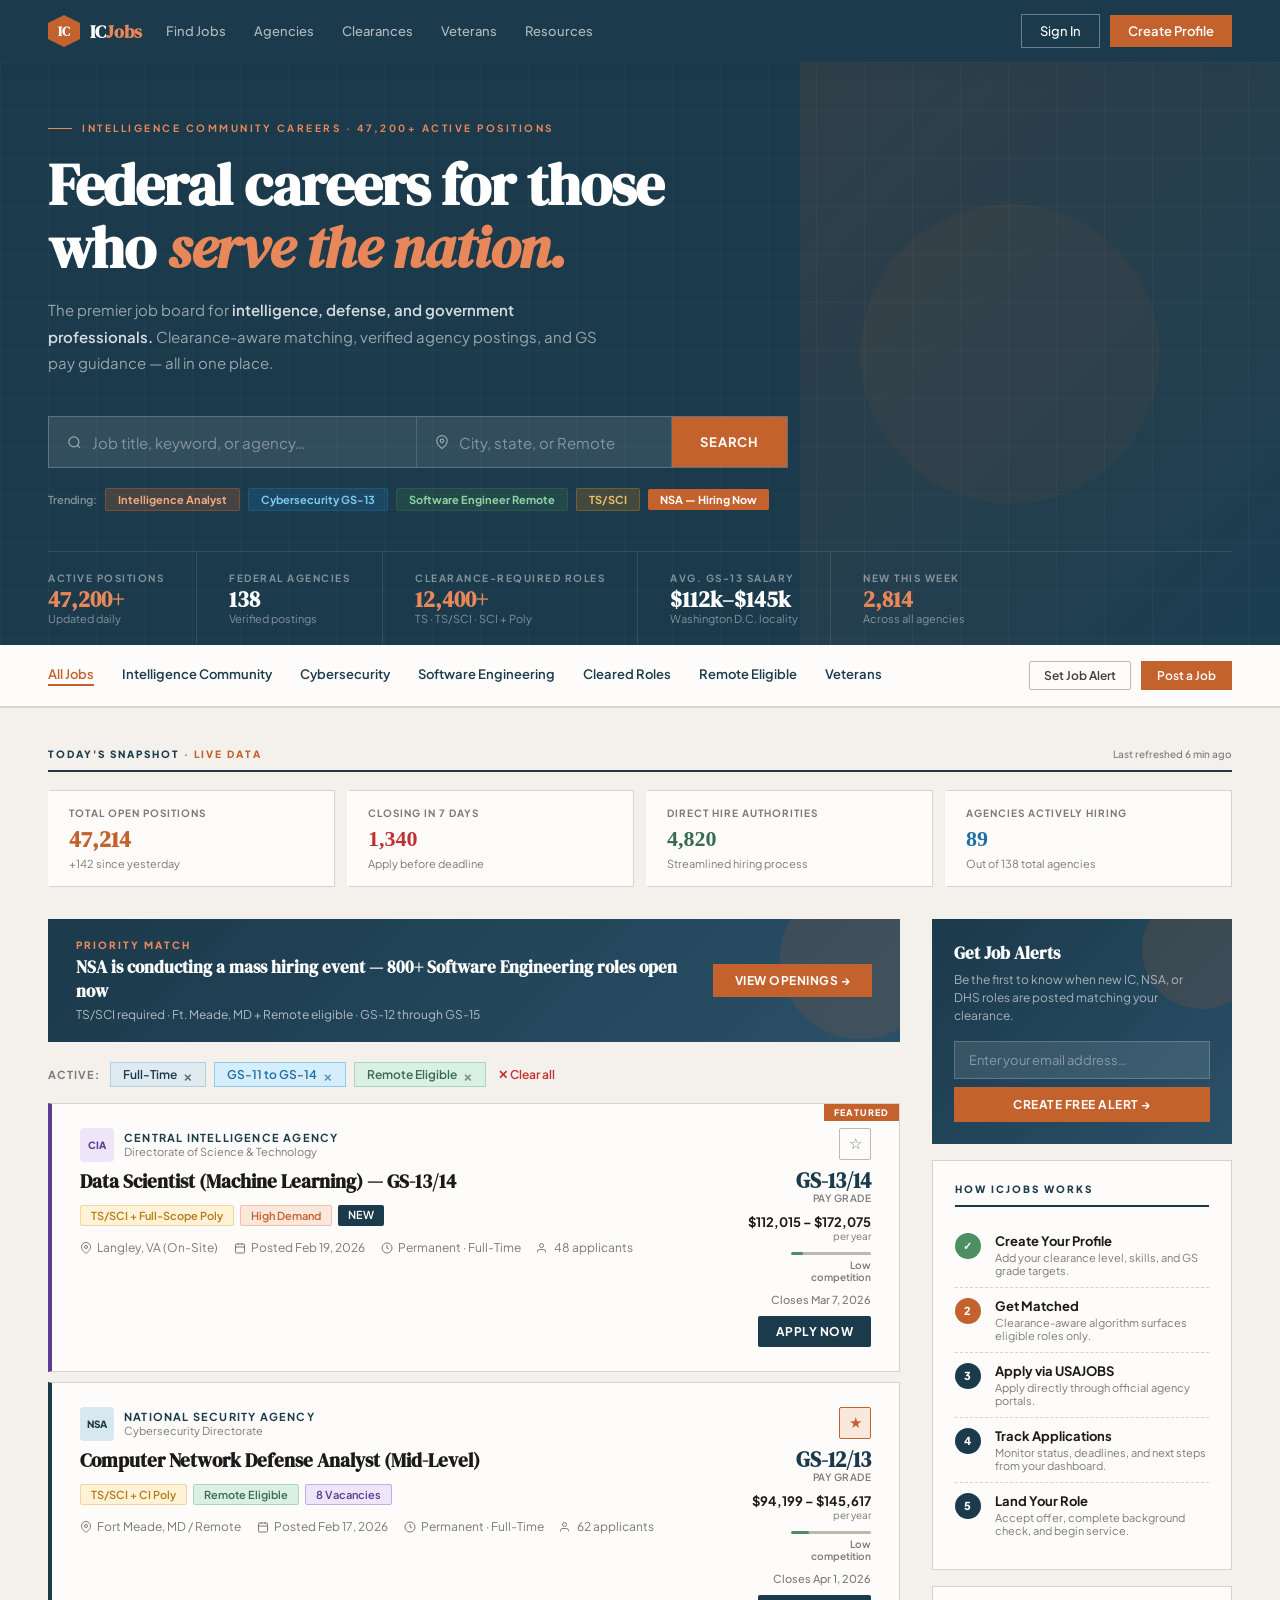
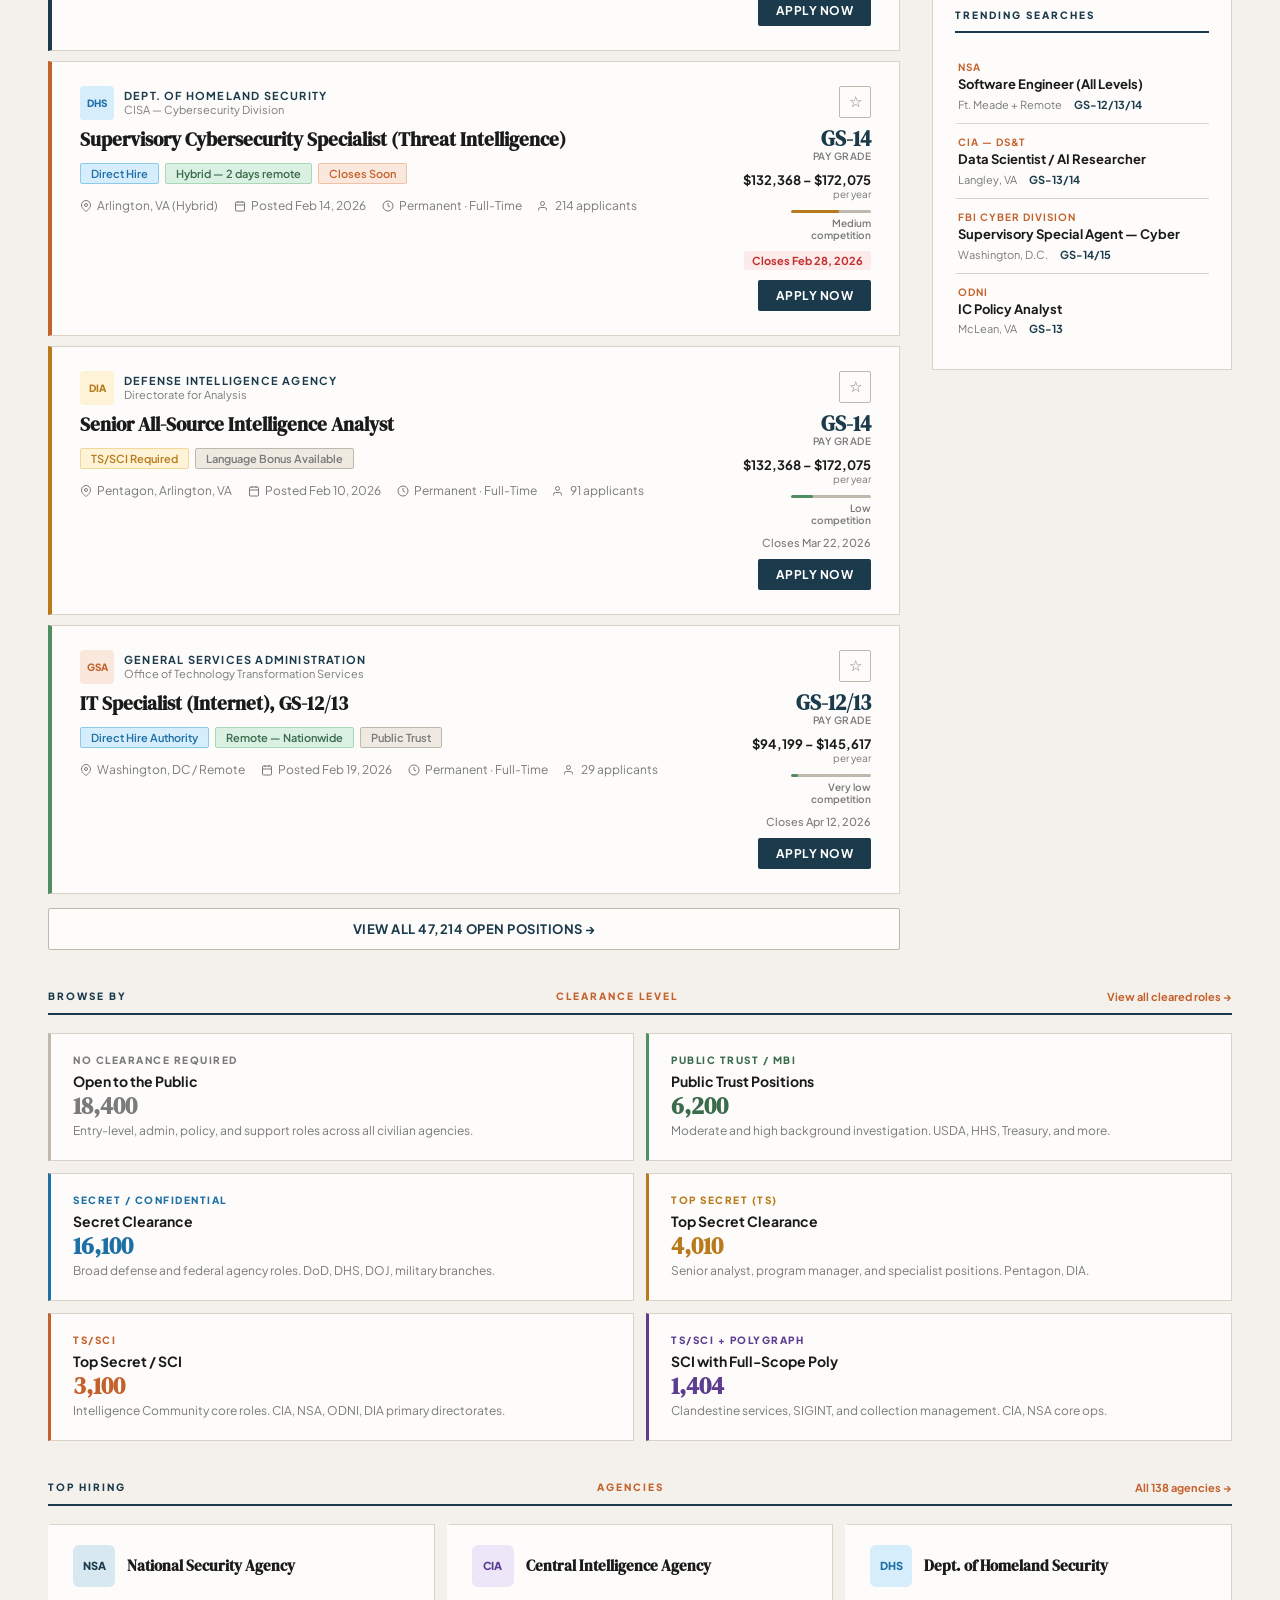
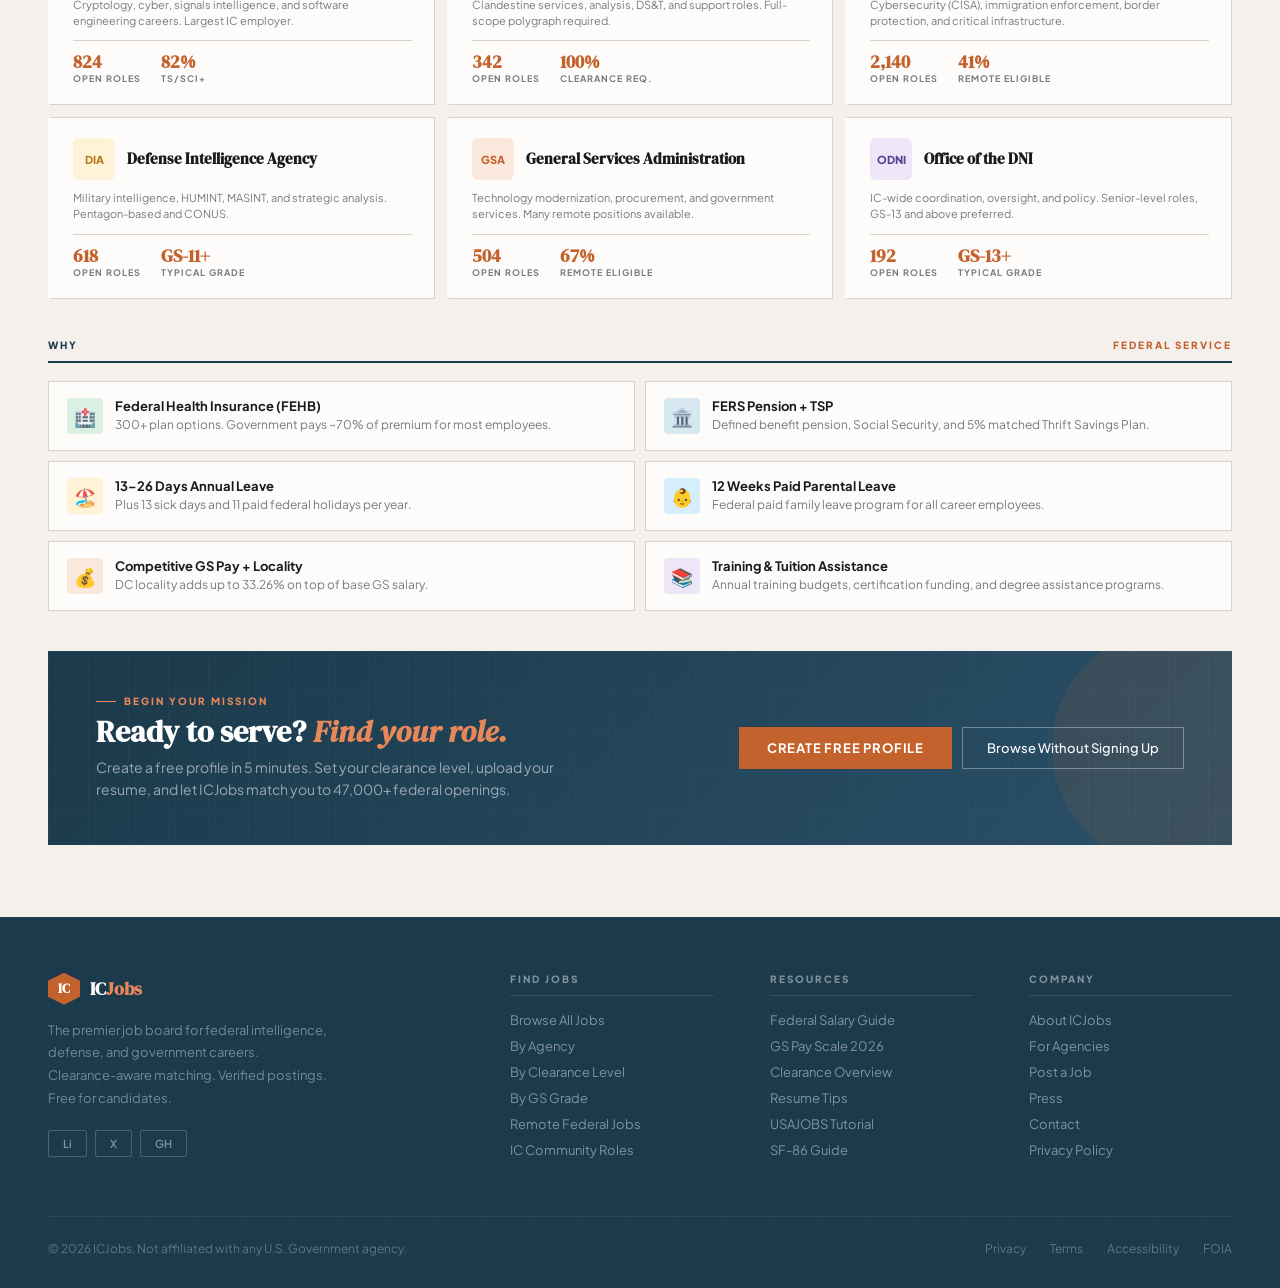
<file: landing/index.html>
<!DOCTYPE html>
<html lang="en">
<head>
<meta charset="UTF-8">
<meta name="viewport" content="width=device-width, initial-scale=1.0">
<title>ICJobs — Federal Intelligence & Government Careers</title>
<link href="https://fonts.googleapis.com/css2?family=DM+Serif+Display:ital@0;1&family=Plus+Jakarta+Sans:wght@300;400;500;600;700&display=swap" rel="stylesheet">
<style>
:root {
  --bg:         #F4F1EC;
  --bg-white:   #FDFCFA;
  --bg-panel:   #EEEAE2;
  --slate:      #1B3A4B;
  --slate-mid:  #2A5068;
  --slate-lt:   #3D6E88;
  --terra:      #C4622D;
  --terra-lt:   #E8875A;
  --terra-pale: #FBE8DC;
  --sage:       #3A6B4C;
  --sage-lt:    #4E8E63;
  --sage-pale:  #DAF0E3;
  --sky:        #1E6FA6;
  --sky-pale:   #D6EDFB;
  --amber:      #B87A1A;
  --amber-pale: #FEF3D7;
  --violet:     #5C3D8F;
  --violet-pale:#EDE6F9;
  --red:        #C13030;
  --red-pale:   #FDEAEA;
  --ink:        #1A1A1A;
  --ink-mid:    #3E3E3E;
  --muted:      #7A7A7A;
  --border:     #D8D2C8;
  --border-dk:  #BFB8AC;
  --white:      #FFFFFF;
}

* { margin: 0; padding: 0; box-sizing: border-box; }
body { font-family: 'Plus Jakarta Sans', sans-serif; background: var(--bg); color: var(--ink); overflow-x: hidden; }
::-webkit-scrollbar { width: 6px; }
::-webkit-scrollbar-track { background: var(--bg); }
::-webkit-scrollbar-thumb { background: var(--border-dk); border-radius: 3px; }
::-webkit-scrollbar-thumb:hover { background: var(--slate-lt); }

/* ── NAV — exact from files ── */
nav {
  position: sticky; top: 0; z-index: 100;
  display: flex; align-items: center; gap: 24px;
  padding: 14px 48px;
  background: var(--slate);
  box-shadow: 0 2px 16px rgba(27,58,75,0.18);
}
.nav-logo { display: flex; align-items: center; gap: 10px; text-decoration: none; flex-shrink: 0; }
.logo-mark {
  width: 32px; height: 32px; background: var(--terra);
  clip-path: polygon(50% 0%,100% 25%,100% 75%,50% 100%,0% 75%,0% 25%);
  display: flex; align-items: center; justify-content: center;
  font-family: 'DM Serif Display', serif; font-size: 13px; font-weight: 700; color: #fff;
}
.logo-text { font-family: 'DM Serif Display', serif; font-size: 18px; font-weight: 600; color: #fff; }
.logo-text span { color: var(--terra-lt); }
.nav-links { display: flex; gap: 28px; }
.nav-links a { color: rgba(255,255,255,0.65); font-size: 13px; font-weight: 500; text-decoration: none; transition: color 0.2s; }
.nav-links a:hover { color: #fff; }
.nav-actions { display: flex; gap: 10px; align-items: center; margin-left: auto; }
.btn-outline {
  padding: 8px 18px; border: 1px solid rgba(255,255,255,0.35); color: #fff;
  background: transparent; font-family: 'Plus Jakarta Sans', sans-serif;
  font-size: 13px; font-weight: 500; cursor: pointer; transition: all 0.2s;
}
.btn-outline:hover { background: rgba(255,255,255,0.1); }
.btn-solid {
  padding: 8px 18px; background: var(--terra); color: #fff;
  border: none; font-family: 'Plus Jakarta Sans', sans-serif;
  font-size: 13px; font-weight: 600; cursor: pointer; transition: background 0.2s;
}
.btn-solid:hover { background: var(--terra-lt); }

/* ── HERO — exact pattern from job-detail.html ── */
.hero {
  background: var(--slate);
  padding: 60px 48px 0;
  position: relative; overflow: hidden;
}
.hero::before {
  content: '';
  position: absolute; right: 0; top: 0; bottom: 0; width: 480px;
  background: linear-gradient(135deg, rgba(196,98,45,0.12) 0%, rgba(30,111,166,0.08) 100%);
  pointer-events: none;
}
.hero::after {
  content: '';
  position: absolute; right: 120px; top: 50%;
  transform: translateY(-50%);
  width: 300px; height: 300px;
  background: rgba(196,98,45,0.06);
  border-radius: 50%;
  pointer-events: none;
}
/* grid overlay same as job-detail hero */
.hero-grid {
  position: absolute; inset: 0;
  background-image:
    linear-gradient(rgba(255,255,255,0.03) 1px, transparent 1px),
    linear-gradient(90deg, rgba(255,255,255,0.03) 1px, transparent 1px);
  background-size: 48px 48px;
  pointer-events: none;
}
.hero-body {
  position: relative; z-index: 1;
  max-width: 780px;
}
.hero-eyebrow {
  font-size: 10px; font-weight: 700; color: var(--terra-lt);
  text-transform: uppercase; letter-spacing: 2.5px;
  margin-bottom: 20px;
  display: flex; align-items: center; gap: 10px;
}
.hero-eyebrow::before { content: ''; display: block; width: 24px; height: 1px; background: var(--terra-lt); }

.hero-h1 {
  font-family: 'DM Serif Display', serif;
  font-size: clamp(36px, 5vw, 58px);
  font-weight: 700; color: #fff;
  line-height: 1.08; letter-spacing: -1px;
  margin-bottom: 18px;
}
.hero-h1 em { color: var(--terra-lt); font-style: italic; }

.hero-sub {
  font-size: 15px; color: rgba(255,255,255,0.55);
  max-width: 560px; line-height: 1.75; font-weight: 400;
  margin-bottom: 40px;
}
.hero-sub strong { color: rgba(255,255,255,0.82); font-weight: 600; }

/* ── HERO SEARCH — wider version of nav-search style ── */
.hero-search {
  display: flex; align-items: stretch;
  background: rgba(255,255,255,0.1);
  border: 1px solid rgba(255,255,255,0.2);
  height: 52px;
  max-width: 740px;
  margin-bottom: 20px;
}
.hs-field {
  flex: 2; display: flex; align-items: center;
  padding: 0 18px; gap: 10px;
  border-right: 1px solid rgba(255,255,255,0.15);
}
.hs-field svg { color: rgba(255,255,255,0.5); flex-shrink: 0; }
.hs-field input {
  flex: 1; background: none; border: none; outline: none;
  color: #fff; font-family: 'Plus Jakarta Sans', sans-serif; font-size: 15px;
}
.hs-field input::placeholder { color: rgba(255,255,255,0.4); }
.hs-loc {
  flex: 1; display: flex; align-items: center;
  padding: 0 18px; gap: 10px;
  border-right: 1px solid rgba(255,255,255,0.15);
}
.hs-loc svg { color: rgba(255,255,255,0.5); flex-shrink: 0; }
.hs-loc input {
  flex: 1; background: none; border: none; outline: none;
  color: #fff; font-family: 'Plus Jakarta Sans', sans-serif; font-size: 15px;
  min-width: 0;
}
.hs-loc input::placeholder { color: rgba(255,255,255,0.4); }
.hs-btn {
  padding: 0 28px; background: var(--terra); color: #fff;
  border: none; font-family: 'Plus Jakarta Sans', sans-serif;
  font-size: 13px; font-weight: 700; cursor: pointer;
  text-transform: uppercase; letter-spacing: 0.8px; transition: background 0.2s;
  flex-shrink: 0;
}
.hs-btn:hover { background: var(--terra-lt); }

.hero-tags { display: flex; align-items: center; gap: 8px; flex-wrap: wrap; margin-bottom: 0; }
.hero-tags-label { font-size: 11px; color: rgba(255,255,255,0.45); font-weight: 600; }
.hero-tag {
  font-size: 11px; padding: 4px 12px; font-weight: 700; border-radius: 2px;
  cursor: pointer; transition: all 0.18s;
}
.ht-terra  { background: rgba(196,98,45,0.25); color: #F4AA80; border: 1px solid rgba(196,98,45,0.4); }
.ht-terra:hover { background: rgba(196,98,45,0.4); }
.ht-sky    { background: rgba(30,111,166,0.25); color: #7EC8F0; border: 1px solid rgba(30,111,166,0.4); }
.ht-sky:hover { background: rgba(30,111,166,0.4); }
.ht-sage   { background: rgba(58,107,76,0.3); color: #8CD4A4; border: 1px solid rgba(58,107,76,0.45); }
.ht-sage:hover { background: rgba(58,107,76,0.45); }
.ht-amber  { background: rgba(184,122,26,0.25); color: #F0C060; border: 1px solid rgba(184,122,26,0.4); }
.ht-amber:hover { background: rgba(184,122,26,0.4); }
.ht-new    { background: var(--terra); color: #fff; border: none; }

/* ── HERO STATS BAR — exact from job-detail.html ── */
.hero-stats {
  display: flex; gap: 0; flex-wrap: wrap;
  border-top: 1px solid rgba(255,255,255,0.1);
  margin-top: 40px;
  position: relative; z-index: 1;
}
.hero-stat {
  padding: 20px 32px 20px 0;
  margin-right: 32px;
  border-right: 1px solid rgba(255,255,255,0.1);
}
.hero-stat:last-child { border-right: none; }
.hs-label { font-size: 10px; color: rgba(255,255,255,0.45); font-weight: 700; text-transform: uppercase; letter-spacing: 1.5px; margin-bottom: 4px; }
.hs-value { font-family: 'DM Serif Display', serif; font-size: 22px; font-weight: 700; color: #fff; line-height: 1; }
.hs-value.accent { color: var(--terra-lt); }
.hs-sub { font-size: 11px; color: rgba(255,255,255,0.45); margin-top: 2px; }

/* ── BREADCRUMB — exact from job-detail.html ── */
.section-bar {
  padding: 16px 48px;
  background: var(--bg-white);
  border-bottom: 2px solid var(--border);
  display: flex; align-items: center; justify-content: space-between; gap: 16px;
  flex-wrap: wrap;
}
.section-bar-links { display: flex; gap: 28px; }
.section-bar-links a {
  color: var(--slate); font-size: 13px; font-weight: 600;
  text-decoration: none; transition: color 0.2s;
}
.section-bar-links a:hover { color: var(--terra); }
.section-bar-links a.active { color: var(--terra); border-bottom: 2px solid var(--terra); padding-bottom: 2px; }
.section-bar-right { display: flex; gap: 10px; align-items: center; }

/* ── MAIN PAGE LAYOUT ── */
.page-wrap { padding: 0 48px 72px; max-width: 1440px; margin: 0 auto; }

/* ── SECTION TITLE — exact from job-detail.html ── */
.section-title {
  font-size: 10px; font-weight: 800; color: var(--slate);
  text-transform: uppercase; letter-spacing: 2px;
  padding-bottom: 10px;
  border-bottom: 2px solid var(--slate);
  margin-bottom: 18px;
  display: flex; align-items: center; justify-content: space-between;
}
.section-title-accent { color: var(--terra); }
.section-title a {
  font-size: 11px; font-weight: 700; color: var(--terra);
  text-decoration: none; transition: opacity 0.2s; text-transform: none; letter-spacing: 0;
}
.section-title a:hover { opacity: 0.75; }

/* ── FEATURED BANNER — exact from search-results.html ── */
.featured-banner {
  background: linear-gradient(135deg, var(--slate) 0%, var(--slate-mid) 100%);
  padding: 20px 28px;
  margin-bottom: 20px;
  display: flex; align-items: center; justify-content: space-between; gap: 20px;
  position: relative; overflow: hidden;
}
.featured-banner::before {
  content: '';
  position: absolute; right: -40px; top: -40px;
  width: 160px; height: 160px;
  background: rgba(196,98,45,0.15);
  border-radius: 50%;
}
.featured-tag {
  font-size: 10px; font-weight: 800; color: var(--terra-lt);
  text-transform: uppercase; letter-spacing: 2px; margin-bottom: 4px;
}
.featured-banner h4 { font-family: 'DM Serif Display', serif; font-size: 17px; font-weight: 600; color: #fff; }
.featured-banner p { font-size: 12px; color: rgba(255,255,255,0.65); margin-top: 4px; }
.featured-banner-btn {
  flex-shrink: 0; padding: 9px 22px;
  background: var(--terra); color: #fff;
  border: none; font-family: 'Plus Jakarta Sans', sans-serif;
  font-size: 12px; font-weight: 700; cursor: pointer;
  text-transform: uppercase; letter-spacing: 0.5px; transition: background 0.2s;
}
.featured-banner-btn:hover { background: var(--terra-lt); }

/* ── JOB CARDS — exact from search-results.html ── */
.job-card {
  background: var(--bg-white);
  border: 1px solid var(--border);
  border-left: 4px solid transparent;
  padding: 24px 28px;
  margin-bottom: 10px;
  cursor: pointer; position: relative;
  transition: all 0.2s;
  display: grid; grid-template-columns: 1fr auto;
  gap: 20px; align-items: start;
}
.job-card:hover {
  border-color: var(--slate);
  border-left-color: var(--terra);
  box-shadow: 0 4px 20px rgba(27,58,75,0.1);
  transform: translateY(-1px);
}
.job-card.color-terra  { border-left-color: var(--terra); }
.job-card.color-slate  { border-left-color: var(--slate); }
.job-card.color-sage   { border-left-color: var(--sage-lt); }
.job-card.color-sky    { border-left-color: var(--sky); }
.job-card.color-violet { border-left-color: var(--violet); }
.job-card.color-amber  { border-left-color: var(--amber); }

.card-agency-row { display: flex; align-items: center; gap: 10px; margin-bottom: 8px; }
.agency-seal {
  width: 34px; height: 34px; flex-shrink: 0;
  display: flex; align-items: center; justify-content: center;
  font-size: 10px; font-weight: 800; border-radius: 4px;
}
.seal-terra  { background: var(--terra-pale); color: var(--terra); }
.seal-slate  { background: #D8E8F0; color: var(--slate); }
.seal-sage   { background: var(--sage-pale); color: var(--sage); }
.seal-sky    { background: var(--sky-pale); color: var(--sky); }
.seal-violet { background: var(--violet-pale); color: var(--violet); }
.seal-amber  { background: var(--amber-pale); color: var(--amber); }

.card-agency { font-size: 11px; font-weight: 700; color: var(--slate); text-transform: uppercase; letter-spacing: 1.2px; }
.card-sub-agency { font-size: 11px; color: var(--muted); margin-top: 1px; }
.card-title {
  font-family: 'DM Serif Display', serif;
  font-size: 19px; font-weight: 700; line-height: 1.25;
  color: var(--ink); margin-bottom: 12px; transition: color 0.2s;
}
.job-card:hover .card-title { color: var(--slate); }

.card-tags { display: flex; flex-wrap: wrap; gap: 6px; margin-bottom: 14px; }
.card-tag { font-size: 11px; padding: 3px 10px; font-weight: 600; border-radius: 2px; }
.tag-hot     { background: var(--terra-pale); color: var(--terra); border: 1px solid #F0C1A8; }
.tag-clear   { background: var(--amber-pale); color: var(--amber); border: 1px solid #F0D89A; }
.tag-remote  { background: var(--sage-pale); color: var(--sage); border: 1px solid #A8D8B6; }
.tag-new     { background: var(--slate); color: #fff; border: none; }
.tag-direct  { background: var(--sky-pale); color: var(--sky); border: 1px solid #8EC9EC; }
.tag-multi   { background: var(--violet-pale); color: var(--violet); border: 1px solid #C3ABEA; }
.tag-neutral { background: var(--bg-panel); color: var(--muted); border: 1px solid var(--border-dk); }
.tag-urgent  { background: var(--red-pale); color: var(--red); border: 1px solid #F0AAAA; }

.card-meta { display: flex; flex-wrap: wrap; gap: 16px; }
.card-meta-item { display: flex; align-items: center; gap: 5px; font-size: 12px; color: var(--muted); }
.card-meta-item svg { flex-shrink: 0; }

.card-right { text-align: right; display: flex; flex-direction: column; align-items: flex-end; gap: 10px; }
.card-grade { font-family: 'DM Serif Display', serif; font-size: 21px; font-weight: 700; color: var(--slate); line-height: 1; }
.card-grade-label { font-size: 10px; color: var(--muted); font-weight: 600; text-transform: uppercase; letter-spacing: 0.5px; display: block; margin-top: 1px; }
.card-salary { font-size: 13px; font-weight: 700; color: var(--ink); white-space: nowrap; }
.card-salary-label { font-size: 10px; color: var(--muted); display: block; text-align: right; }
.card-deadline { font-size: 11px; color: var(--muted); font-weight: 500; }
.card-deadline.urgent { color: var(--red); font-weight: 700; background: var(--red-pale); padding: 3px 8px; border-radius: 2px; }

.save-btn {
  width: 32px; height: 32px;
  border: 1.5px solid var(--border-dk);
  background: transparent; color: var(--muted);
  display: flex; align-items: center; justify-content: center;
  cursor: pointer; transition: all 0.2s; font-size: 15px; border-radius: 2px;
}
.save-btn:hover { border-color: var(--terra); color: var(--terra); }
.save-btn.active { background: var(--terra-pale); border-color: var(--terra); color: var(--terra); }

.apply-btn {
  padding: 8px 18px;
  background: var(--slate); color: #fff;
  border: none; font-family: 'Plus Jakarta Sans', sans-serif;
  font-size: 12px; font-weight: 700; cursor: pointer;
  text-transform: uppercase; letter-spacing: 0.5px;
  transition: all 0.2s; white-space: nowrap; border-radius: 2px;
}
.apply-btn:hover { background: var(--terra); }

.applicant-bar { width: 80px; }
.applicant-track { height: 3px; background: var(--border-dk); border-radius: 2px; overflow: hidden; }
.applicant-fill { height: 100%; background: var(--sage-lt); border-radius: 2px; }
.applicant-label { font-size: 10px; color: var(--muted); margin-top: 4px; font-weight: 600; text-align: right; }

.saved-stripe {
  position: absolute; top: 0; right: 0;
  background: var(--terra); color: #fff;
  font-size: 9px; font-weight: 800; letter-spacing: 1px;
  padding: 3px 10px; text-transform: uppercase;
}

/* ── TWO-COL LAYOUT for jobs + sidebar ── */
.two-col { display: grid; grid-template-columns: 1fr 300px; gap: 32px; align-items: start; }
.main-col {}
.side-col {}

/* ── SIDE CARDS — exact from job-detail.html ── */
.side-card {
  background: var(--bg-white); border: 1px solid var(--border);
  padding: 22px; margin-bottom: 16px;
}
.side-card-title {
  font-size: 10px; font-weight: 800; color: var(--slate);
  text-transform: uppercase; letter-spacing: 2px;
  padding-bottom: 10px; border-bottom: 2px solid var(--slate);
  margin-bottom: 16px;
}

/* Alert card (from job-detail) */
.alert-card {
  background: linear-gradient(135deg, var(--slate) 0%, var(--slate-mid) 100%);
  padding: 22px; margin-bottom: 16px; position: relative; overflow: hidden;
}
.alert-card::before {
  content: ''; position: absolute; right: -30px; top: -30px;
  width: 120px; height: 120px; background: rgba(196,98,45,0.15); border-radius: 50%;
}
.alert-card h4 { font-family: 'DM Serif Display', serif; font-size: 17px; color: #fff; margin-bottom: 6px; position: relative; z-index: 1; }
.alert-card p { font-size: 12px; color: rgba(255,255,255,0.6); margin-bottom: 16px; line-height: 1.5; position: relative; z-index: 1; }
.alert-input {
  width: 100%; padding: 10px 14px; background: rgba(255,255,255,0.1);
  border: 1px solid rgba(255,255,255,0.2); color: #fff;
  font-family: 'Plus Jakarta Sans', sans-serif; font-size: 13px;
  outline: none; margin-bottom: 8px; position: relative; z-index: 1;
}
.alert-input::placeholder { color: rgba(255,255,255,0.4); }
.alert-btn {
  width: 100%; padding: 10px; background: var(--terra); color: #fff;
  border: none; font-family: 'Plus Jakarta Sans', sans-serif;
  font-size: 12px; font-weight: 700; cursor: pointer;
  text-transform: uppercase; letter-spacing: 0.5px; transition: background 0.2s;
  position: relative; z-index: 1;
}
.alert-btn:hover { background: var(--terra-lt); }

/* Similar jobs (from job-detail) */
.similar-job {
  padding: 12px 0; border-bottom: 1px solid var(--border);
  cursor: pointer; transition: all 0.2s;
  border-left: 3px solid transparent; padding-left: 0;
}
.similar-job:hover { border-left-color: var(--terra); padding-left: 8px; }
.similar-job:last-child { border-bottom: none; }
.sj-agency { font-size: 10px; font-weight: 700; color: var(--terra); text-transform: uppercase; letter-spacing: 1px; margin-bottom: 3px; }
.sj-title { font-size: 13px; font-weight: 700; color: var(--ink); line-height: 1.3; margin-bottom: 5px; }
.sj-meta { display: flex; gap: 12px; font-size: 11px; color: var(--muted); }
.sj-grade { font-weight: 700; color: var(--slate); }

/* ── OVERVIEW CARDS — exact from job-detail.html ── */
.overview-grid {
  display: grid; grid-template-columns: repeat(4, 1fr); gap: 12px;
  margin-bottom: 32px;
}
.overview-card {
  background: var(--bg-white);
  border: 1px solid var(--border);
  padding: 16px 18px;
  border-left: 3px solid transparent;
  transition: border-color 0.2s;
}
.overview-card:hover { border-left-color: var(--terra); }
.oc-label { font-size: 10px; color: var(--muted); text-transform: uppercase; letter-spacing: 1px; font-weight: 700; margin-bottom: 6px; }
.oc-value { font-size: 14px; font-weight: 700; color: var(--ink); line-height: 1.3; }
.oc-value.accent { font-family: 'DM Serif Display', serif; font-size: 22px; color: var(--terra); }
.oc-sub { font-size: 11px; color: var(--muted); margin-top: 3px; }

/* ── REQUIREMENT BLOCKS — from job-detail.html ── */
.req-block {
  background: var(--bg-white);
  border: 1px solid var(--border);
  padding: 20px 24px; margin-bottom: 12px;
  border-left: 3px solid var(--border-dk);
  transition: border-left-color 0.2s;
}
.req-block:hover { border-left-color: var(--slate); }
.req-block.feature { border-left-color: var(--terra); }
.req-block.secondary { border-left-color: var(--sage-lt); }
.req-tag {
  font-size: 10px; font-weight: 800; text-transform: uppercase; letter-spacing: 1.5px;
  margin-bottom: 6px;
}
.rt-terra { color: var(--terra); }
.rt-sage { color: var(--sage); }
.rt-sky { color: var(--sky); }
.req-block h4 { font-size: 14px; font-weight: 700; color: var(--ink); margin-bottom: 4px; }
.req-block p { font-size: 13px; color: var(--muted); line-height: 1.6; }

/* ── BENEFIT CARDS — from job-detail.html ── */
.benefits-grid { display: grid; grid-template-columns: 1fr 1fr; gap: 10px; }
.benefit-card {
  background: var(--bg-white); border: 1px solid var(--border);
  padding: 16px 18px; display: flex; align-items: flex-start; gap: 12px;
  transition: box-shadow 0.2s;
}
.benefit-card:hover { box-shadow: 0 2px 12px rgba(27,58,75,0.08); }
.benefit-icon {
  width: 36px; height: 36px; flex-shrink: 0;
  display: flex; align-items: center; justify-content: center;
  font-size: 18px; border-radius: 4px;
}
.bi-slate  { background: #D8E8F0; }
.bi-sage   { background: var(--sage-pale); }
.bi-terra  { background: var(--terra-pale); }
.bi-amber  { background: var(--amber-pale); }
.bi-sky    { background: var(--sky-pale); }
.bi-violet { background: var(--violet-pale); }
.benefit-name { font-size: 13px; font-weight: 700; color: var(--ink); }
.benefit-desc { font-size: 12px; color: var(--muted); margin-top: 2px; line-height: 1.5; }

/* ── APP STEPS — from job-detail sidebar ── */
.app-step {
  display: flex; gap: 14px; align-items: flex-start;
  padding: 10px 0; border-bottom: 1px dashed var(--border);
}
.app-step:last-child { border-bottom: none; }
.step-num {
  width: 26px; height: 26px; flex-shrink: 0;
  background: var(--slate); color: #fff;
  display: flex; align-items: center; justify-content: center;
  font-size: 11px; font-weight: 800; border-radius: 50%;
}
.step-num.done { background: var(--sage-lt); }
.step-num.active { background: var(--terra); }
.step-name { font-size: 13px; font-weight: 700; color: var(--ink); }
.step-desc { font-size: 11px; color: var(--muted); margin-top: 2px; }

/* ── AGENCY GRID ── */
.agency-grid { display: grid; grid-template-columns: repeat(3, 1fr); gap: 12px; margin-bottom: 32px; }
.agency-card {
  background: var(--bg-white); border: 1px solid var(--border);
  padding: 20px 22px;
  border-left: 3px solid transparent;
  cursor: pointer; transition: all 0.2s;
}
.agency-card:hover { border-left-color: var(--terra); box-shadow: 0 2px 12px rgba(27,58,75,0.08); }
.ag-top { display: flex; align-items: center; gap: 12px; margin-bottom: 10px; }
.ag-seal {
  width: 42px; height: 42px; flex-shrink: 0;
  display: flex; align-items: center; justify-content: center;
  font-size: 11px; font-weight: 800; border-radius: 6px;
}
.ag-name { font-family: 'DM Serif Display', serif; font-size: 15px; font-weight: 700; color: var(--ink); line-height: 1.2; }
.agency-card:hover .ag-name { color: var(--slate); }
.ag-full { font-size: 11px; color: var(--muted); margin-bottom: 12px; line-height: 1.45; }
.ag-stats { display: flex; gap: 20px; padding-top: 12px; border-top: 1px solid var(--border); }
.ag-stat-n { font-family: 'DM Serif Display', serif; font-size: 18px; font-weight: 700; color: var(--terra); line-height: 1; }
.ag-stat-l { font-size: 9px; color: var(--muted); text-transform: uppercase; letter-spacing: 1px; font-weight: 700; margin-top: 2px; }

/* ── CLEARANCE SECTION ── */
.clearance-grid { display: grid; grid-template-columns: 1fr 1fr; gap: 12px; }
.clearance-card {
  background: var(--bg-white); border: 1px solid var(--border);
  padding: 20px 22px;
  border-left: 3px solid var(--border-dk);
  cursor: pointer; transition: all 0.2s;
}
.clearance-card:hover { border-left-color: var(--terra); box-shadow: 0 2px 12px rgba(27,58,75,0.08); }
.cl-level {
  font-size: 10px; font-weight: 800; text-transform: uppercase; letter-spacing: 1.5px;
  margin-bottom: 6px;
}
.cl-none .cl-level { color: var(--muted); }
.cl-pub .cl-level { color: var(--sage); }
.cl-sec .cl-level { color: var(--sky); }
.cl-ts .cl-level { color: var(--amber); }
.cl-sci .cl-level { color: var(--terra); }
.cl-none { border-left-color: var(--border-dk); }
.cl-pub { border-left-color: var(--sage-lt); }
.cl-sec { border-left-color: var(--sky); }
.cl-ts { border-left-color: var(--amber); }
.cl-sci { border-left-color: var(--terra); }
.cl-name { font-size: 14px; font-weight: 700; color: var(--ink); margin-bottom: 4px; }
.cl-count { font-family: 'DM Serif Display', serif; font-size: 24px; font-weight: 700; line-height: 1; margin-bottom: 2px; }
.cl-none .cl-count { color: var(--muted); }
.cl-pub .cl-count { color: var(--sage); }
.cl-sec .cl-count { color: var(--sky); }
.cl-ts .cl-count { color: var(--amber); }
.cl-sci .cl-count { color: var(--terra); }
.cl-desc { font-size: 12px; color: var(--muted); line-height: 1.5; margin-top: 4px; }

/* ── SHARE/SHARE-STYLE ROW ── */
.share-row {
  display: flex; align-items: center; gap: 10px;
  padding: 20px 0; border-top: 1px solid var(--border);
  font-size: 12px; color: var(--muted); font-weight: 600;
}
.share-btn {
  padding: 6px 14px; border: 1.5px solid var(--border-dk);
  background: transparent; font-family: 'Plus Jakarta Sans', sans-serif;
  font-size: 12px; font-weight: 600; color: var(--ink-mid);
  cursor: pointer; transition: all 0.2s; border-radius: 2px;
}
.share-btn:hover { border-color: var(--slate); color: var(--slate); }

/* ── CTA STRIP — final CTA ── */
.cta-strip {
  background: linear-gradient(135deg, var(--slate) 0%, var(--slate-mid) 100%);
  padding: 44px 48px;
  display: flex; align-items: center; justify-content: space-between; gap: 32px;
  position: relative; overflow: hidden;
  margin: 40px 0 0;
}
.cta-strip::before {
  content: ''; position: absolute; right: -60px; top: 50%;
  transform: translateY(-50%);
  width: 240px; height: 240px;
  background: rgba(196,98,45,0.12); border-radius: 50%;
}
.cta-strip::after {
  content: ''; position: absolute;
  inset: 0;
  background-image:
    linear-gradient(rgba(255,255,255,0.025) 1px, transparent 1px),
    linear-gradient(90deg, rgba(255,255,255,0.025) 1px, transparent 1px);
  background-size: 40px 40px;
}
.cta-content { position: relative; z-index: 1; }
.cta-eyebrow { font-size: 10px; font-weight: 800; color: var(--terra-lt); text-transform: uppercase; letter-spacing: 2px; margin-bottom: 8px; display: flex; align-items: center; gap: 8px; }
.cta-eyebrow::before { content: ''; display: block; width: 20px; height: 1px; background: var(--terra-lt); }
.cta-h2 { font-family: 'DM Serif Display', serif; font-size: 30px; font-weight: 700; color: #fff; line-height: 1.15; margin-bottom: 6px; }
.cta-h2 em { color: var(--terra-lt); font-style: italic; }
.cta-sub { font-size: 14px; color: rgba(255,255,255,0.55); font-weight: 400; max-width: 480px; line-height: 1.6; }
.cta-actions { display: flex; gap: 10px; align-items: center; flex-shrink: 0; position: relative; z-index: 1; }
.cta-btn-pri {
  padding: 13px 28px; background: var(--terra); color: #fff;
  border: none; font-family: 'Plus Jakarta Sans', sans-serif;
  font-size: 13px; font-weight: 700; cursor: pointer;
  text-transform: uppercase; letter-spacing: 0.8px; transition: background 0.2s;
}
.cta-btn-pri:hover { background: var(--terra-lt); }
.cta-btn-ghost {
  padding: 12px 24px; border: 1px solid rgba(255,255,255,0.35); color: #fff;
  background: transparent; font-family: 'Plus Jakarta Sans', sans-serif;
  font-size: 13px; font-weight: 500; cursor: pointer; transition: all 0.2s;
}
.cta-btn-ghost:hover { background: rgba(255,255,255,0.1); }

/* ── FOOTER ── */
footer {
  background: var(--slate);
  padding: 56px 48px 32px;
  position: relative; overflow: hidden;
}
footer::before {
  content: ''; position: absolute; inset: 0;
  background-image:
    linear-gradient(rgba(255,255,255,0.02) 1px, transparent 1px),
    linear-gradient(90deg, rgba(255,255,255,0.02) 1px, transparent 1px);
  background-size: 48px 48px;
}
.footer-inner { position: relative; z-index: 1; }
.footer-top { display: grid; grid-template-columns: 2fr 1fr 1fr 1fr; gap: 56px; margin-bottom: 48px; }
.footer-brand-logo { display: flex; align-items: center; gap: 10px; margin-bottom: 14px; }
.footer-brand-desc { font-size: 13px; color: rgba(255,255,255,0.4); line-height: 1.75; max-width: 280px; margin-bottom: 20px; }
.footer-col-title {
  font-size: 10px; font-weight: 800; color: rgba(255,255,255,0.45);
  text-transform: uppercase; letter-spacing: 2px;
  padding-bottom: 10px; border-bottom: 1px solid rgba(255,255,255,0.1);
  margin-bottom: 16px;
}
.footer-col a { display: block; font-size: 13px; color: rgba(255,255,255,0.45); text-decoration: none; margin-bottom: 10px; transition: color 0.2s; }
.footer-col a:hover { color: #fff; }
.footer-bottom {
  border-top: 1px solid rgba(255,255,255,0.08); padding-top: 24px;
  display: flex; align-items: center; justify-content: space-between; flex-wrap: wrap; gap: 12px;
}
.footer-copy { font-size: 12px; color: rgba(255,255,255,0.3); }
.footer-links { display: flex; gap: 24px; }
.footer-links a { font-size: 12px; color: rgba(255,255,255,0.3); text-decoration: none; transition: color 0.2s; }
.footer-links a:hover { color: rgba(255,255,255,0.6); }

/* ── SECTION SPACER ── */
.section-block { margin-top: 40px; }
.section-block-tight { margin-top: 28px; }

/* ── ACTIVE FILTERS row ── */
.active-filters {
  display: flex; gap: 8px; align-items: center; flex-wrap: wrap;
  margin-bottom: 16px;
}
.filter-label { font-size: 11px; color: var(--muted); font-weight: 700; text-transform: uppercase; letter-spacing: 1px; margin-right: 2px; }
.filter-chip {
  display: flex; align-items: center; gap: 6px;
  padding: 4px 12px;
  font-size: 12px; font-weight: 600; cursor: pointer; transition: all 0.2s;
}
.filter-chip.c-slate { background: #E0EBF1; color: var(--slate); border: 1px solid #B3CFDC; }
.filter-chip.c-terra { background: var(--terra-pale); color: var(--terra); border: 1px solid #F0C1A8; }
.filter-chip.c-sage  { background: var(--sage-pale); color: var(--sage); border: 1px solid #A8D8B6; }
.filter-chip.c-sky   { background: var(--sky-pale); color: var(--sky); border: 1px solid #8EC9EC; }
.chip-x { font-size: 15px; line-height: 1; opacity: 0.7; }

/* ── PULSE ANIMATION ── */
@keyframes pulse { 0%,100%{opacity:1;transform:scale(1)} 50%{opacity:0.5;transform:scale(1.3)} }
.pulse-dot {
  width: 7px; height: 7px; border-radius: 50%; background: var(--sage-lt);
  display: inline-block; animation: pulse 1.8s infinite; margin-right: 5px; vertical-align: middle;
}

/* sticky sidebar */
.sticky-wrap { position: sticky; top: 80px; }
</style>
</head>
<body>

<!-- ═══════════════════════════════ NAV ═══════════════════════════════ -->
<nav>
  <a class="nav-logo" href="#">
    <div class="logo-mark">IC</div>
    <div class="logo-text">IC<span>Jobs</span></div>
  </a>
  <div class="nav-links">
    <a href="#">Find Jobs</a>
    <a href="#">Agencies</a>
    <a href="#">Clearances</a>
    <a href="#">Veterans</a>
    <a href="#">Resources</a>
  </div>
  <div class="nav-actions">
    <button class="btn-outline">Sign In</button>
    <button class="btn-solid">Create Profile</button>
  </div>
</nav>

<!-- ═══════════════════════════════ HERO ═══════════════════════════════ -->
<div class="hero">
  <div class="hero-grid"></div>

  <div class="hero-body">
    <div class="hero-eyebrow">
      Intelligence Community Careers · 47,200+ Active Positions
    </div>

    <h1 class="hero-h1">
      Federal careers for those<br>
      who <em>serve the nation.</em>
    </h1>

    <p class="hero-sub">
      The premier job board for <strong>intelligence, defense, and government professionals.</strong>
      Clearance-aware matching, verified agency postings, and GS pay guidance — all in one place.
    </p>

    <!-- SEARCH — wider hero variant of nav-search pattern -->
    <div class="hero-search">
      <div class="hs-field">
        <svg width="15" height="15" fill="none" stroke="currentColor" stroke-width="2" viewBox="0 0 24 24"><circle cx="11" cy="11" r="8"/><path d="m21 21-4.35-4.35"/></svg>
        <input id="hero-q" type="text" placeholder="Job title, keyword, or agency…">
      </div>
      <div class="hs-loc">
        <svg width="14" height="14" fill="none" stroke="currentColor" stroke-width="2" viewBox="0 0 24 24"><path d="M21 10c0 7-9 13-9 13s-9-6-9-13a9 9 0 0 1 18 0z"/><circle cx="12" cy="10" r="3"/></svg>
        <input type="text" placeholder="City, state, or Remote">
      </div>
      <button class="hs-btn" onclick="heroSearch()">Search</button>
    </div>

    <div class="hero-tags">
      <span class="hero-tags-label">Trending:</span>
      <span class="hero-tag ht-terra" onclick="setQ('Intelligence Analyst')">Intelligence Analyst</span>
      <span class="hero-tag ht-sky"   onclick="setQ('Cybersecurity GS-13')">Cybersecurity GS-13</span>
      <span class="hero-tag ht-sage"  onclick="setQ('Software Engineer Remote')">Software Engineer Remote</span>
      <span class="hero-tag ht-amber" onclick="setQ('TS/SCI')">TS/SCI</span>
      <span class="hero-tag ht-new"   onclick="setQ('NSA')">NSA — Hiring Now</span>
    </div>
  </div>

  <!-- STATS BAR — exact from job-detail.html hero -->
  <div class="hero-stats">
    <div class="hero-stat">
      <div class="hs-label">Active Positions</div>
      <div class="hs-value accent">47,200+</div>
      <div class="hs-sub">Updated daily</div>
    </div>
    <div class="hero-stat">
      <div class="hs-label">Federal Agencies</div>
      <div class="hs-value">138</div>
      <div class="hs-sub">Verified postings</div>
    </div>
    <div class="hero-stat">
      <div class="hs-label">Clearance-Required Roles</div>
      <div class="hs-value accent">12,400+</div>
      <div class="hs-sub">TS · TS/SCI · SCI + Poly</div>
    </div>
    <div class="hero-stat">
      <div class="hs-label">Avg. GS-13 Salary</div>
      <div class="hs-value">$112k–$145k</div>
      <div class="hs-sub">Washington D.C. locality</div>
    </div>
    <div class="hero-stat">
      <div class="hs-label">New This Week</div>
      <div class="hs-value accent">2,814</div>
      <div class="hs-sub">Across all agencies</div>
    </div>
  </div>
</div>

<!-- ═══════════════════════════════ SECTION BAR ═══════════════════════════════ -->
<div class="section-bar">
  <div class="section-bar-links">
    <a href="#" class="active">All Jobs</a>
    <a href="#">Intelligence Community</a>
    <a href="#">Cybersecurity</a>
    <a href="#">Software Engineering</a>
    <a href="#">Cleared Roles</a>
    <a href="#">Remote Eligible</a>
    <a href="#">Veterans</a>
  </div>
  <div class="section-bar-right">
    <button class="share-btn">Set Job Alert</button>
    <button class="btn-solid" style="font-size:12px;padding:7px 16px;">Post a Job</button>
  </div>
</div>

<!-- ═══════════════════════════════ PAGE BODY ═══════════════════════════════ -->
<div class="page-wrap">

  <!-- ── OVERVIEW STAT CARDS ── -->
  <div class="section-block">
    <div class="section-title">
      <span>Today's Snapshot <span class="section-title-accent">· Live Data</span></span>
      <span style="font-size:10px;color:var(--muted);font-weight:500;text-transform:none;letter-spacing:0;">Last refreshed 6 min ago</span>
    </div>
    <div class="overview-grid">
      <div class="overview-card">
        <div class="oc-label">Total Open Positions</div>
        <div class="oc-value accent">47,214</div>
        <div class="oc-sub">+142 since yesterday</div>
      </div>
      <div class="overview-card">
        <div class="oc-label">Closing in 7 Days</div>
        <div class="oc-value accent" style="color:var(--red);font-family:'Fraunces',serif;font-size:22px;">1,340</div>
        <div class="oc-sub">Apply before deadline</div>
      </div>
      <div class="overview-card">
        <div class="oc-label">Direct Hire Authorities</div>
        <div class="oc-value accent" style="color:var(--sage);font-family:'Fraunces',serif;font-size:22px;">4,820</div>
        <div class="oc-sub">Streamlined hiring process</div>
      </div>
      <div class="overview-card">
        <div class="oc-label">Agencies Actively Hiring</div>
        <div class="oc-value accent" style="color:var(--sky);font-family:'Fraunces',serif;font-size:22px;">89</div>
        <div class="oc-sub">Out of 138 total agencies</div>
      </div>
    </div>
  </div>

  <!-- ── FEATURED JOBS + SIDEBAR ── -->
  <div class="two-col">

    <!-- LEFT: job listings -->
    <div class="main-col">

      <!-- Featured banner -->
      <div class="featured-banner">
        <div style="position:relative;z-index:1">
          <div class="featured-tag">Priority Match</div>
          <h4>NSA is conducting a mass hiring event — 800+ Software Engineering roles open now</h4>
          <p>TS/SCI required · Ft. Meade, MD + Remote eligible · GS-12 through GS-15</p>
        </div>
        <button class="featured-banner-btn" style="position:relative;z-index:1">View Openings →</button>
      </div>

      <!-- Active filters row -->
      <div class="active-filters">
        <span class="filter-label">Active:</span>
        <div class="filter-chip c-slate">Full-Time <span class="chip-x">×</span></div>
        <div class="filter-chip c-sky">GS-11 to GS-14 <span class="chip-x">×</span></div>
        <div class="filter-chip c-sage">Remote Eligible <span class="chip-x">×</span></div>
        <span style="font-size:12px;color:var(--red);cursor:pointer;margin-left:4px;font-weight:600;">✕ Clear all</span>
      </div>

      <!-- CARD 1 — CIA / Violet -->
      <div class="job-card color-violet">
        <div class="saved-stripe">Featured</div>
        <div>
          <div class="card-agency-row">
            <div class="agency-seal seal-violet">CIA</div>
            <div>
              <div class="card-agency">Central Intelligence Agency</div>
              <div class="card-sub-agency">Directorate of Science & Technology</div>
            </div>
          </div>
          <div class="card-title">Data Scientist (Machine Learning) — GS-13/14</div>
          <div class="card-tags">
            <span class="card-tag tag-clear">TS/SCI + Full-Scope Poly</span>
            <span class="card-tag tag-hot">High Demand</span>
            <span class="card-tag tag-new">NEW</span>
          </div>
          <div class="card-meta">
            <div class="card-meta-item">
              <svg width="12" height="12" fill="none" stroke="currentColor" stroke-width="2" viewBox="0 0 24 24"><path d="M21 10c0 7-9 13-9 13s-9-6-9-13a9 9 0 0 1 18 0z"/><circle cx="12" cy="10" r="3"/></svg>
              Langley, VA (On-Site)
            </div>
            <div class="card-meta-item">
              <svg width="12" height="12" fill="none" stroke="currentColor" stroke-width="2" viewBox="0 0 24 24"><rect x="3" y="4" width="18" height="18" rx="2"/><line x1="16" y1="2" x2="16" y2="6"/><line x1="8" y1="2" x2="8" y2="6"/><line x1="3" y1="10" x2="21" y2="10"/></svg>
              Posted Feb 19, 2026
            </div>
            <div class="card-meta-item">
              <svg width="12" height="12" fill="none" stroke="currentColor" stroke-width="2" viewBox="0 0 24 24"><circle cx="12" cy="12" r="10"/><polyline points="12 6 12 12 16 14"/></svg>
              Permanent · Full-Time
            </div>
            <div class="card-meta-item">
              <svg width="12" height="12" fill="none" stroke="currentColor" stroke-width="2" viewBox="0 0 24 24"><path d="M17 21v-2a4 4 0 00-4-4H5a4 4 0 00-4 4v2"/><circle cx="9" cy="7" r="4"/></svg>
              48 applicants
            </div>
          </div>
        </div>
        <div class="card-right">
          <button class="save-btn">☆</button>
          <div>
            <div class="card-grade">GS-13/14</div>
            <span class="card-grade-label">Pay Grade</span>
          </div>
          <div>
            <div class="card-salary">$112,015 – $172,075</div>
            <span class="card-salary-label">per year</span>
          </div>
          <div class="applicant-bar">
            <div class="applicant-track"><div class="applicant-fill" style="width:15%;"></div></div>
            <div class="applicant-label">Low competition</div>
          </div>
          <div class="card-deadline">Closes Mar 7, 2026</div>
          <button class="apply-btn">Apply Now</button>
        </div>
      </div>

      <!-- CARD 2 — NSA / Slate -->
      <div class="job-card color-slate">
        <div>
          <div class="card-agency-row">
            <div class="agency-seal seal-slate">NSA</div>
            <div>
              <div class="card-agency">National Security Agency</div>
              <div class="card-sub-agency">Cybersecurity Directorate</div>
            </div>
          </div>
          <div class="card-title">Computer Network Defense Analyst (Mid-Level)</div>
          <div class="card-tags">
            <span class="card-tag tag-clear">TS/SCI + CI Poly</span>
            <span class="card-tag tag-remote">Remote Eligible</span>
            <span class="card-tag tag-multi">8 Vacancies</span>
          </div>
          <div class="card-meta">
            <div class="card-meta-item">
              <svg width="12" height="12" fill="none" stroke="currentColor" stroke-width="2" viewBox="0 0 24 24"><path d="M21 10c0 7-9 13-9 13s-9-6-9-13a9 9 0 0 1 18 0z"/><circle cx="12" cy="10" r="3"/></svg>
              Fort Meade, MD / Remote
            </div>
            <div class="card-meta-item">
              <svg width="12" height="12" fill="none" stroke="currentColor" stroke-width="2" viewBox="0 0 24 24"><rect x="3" y="4" width="18" height="18" rx="2"/><line x1="16" y1="2" x2="16" y2="6"/><line x1="8" y1="2" x2="8" y2="6"/><line x1="3" y1="10" x2="21" y2="10"/></svg>
              Posted Feb 17, 2026
            </div>
            <div class="card-meta-item">
              <svg width="12" height="12" fill="none" stroke="currentColor" stroke-width="2" viewBox="0 0 24 24"><circle cx="12" cy="12" r="10"/><polyline points="12 6 12 12 16 14"/></svg>
              Permanent · Full-Time
            </div>
            <div class="card-meta-item">
              <svg width="12" height="12" fill="none" stroke="currentColor" stroke-width="2" viewBox="0 0 24 24"><path d="M17 21v-2a4 4 0 00-4-4H5a4 4 0 00-4 4v2"/><circle cx="9" cy="7" r="4"/></svg>
              62 applicants
            </div>
          </div>
        </div>
        <div class="card-right">
          <button class="save-btn active">★</button>
          <div>
            <div class="card-grade">GS-12/13</div>
            <span class="card-grade-label">Pay Grade</span>
          </div>
          <div>
            <div class="card-salary">$94,199 – $145,617</div>
            <span class="card-salary-label">per year</span>
          </div>
          <div class="applicant-bar">
            <div class="applicant-track"><div class="applicant-fill" style="width:22%;"></div></div>
            <div class="applicant-label">Low competition</div>
          </div>
          <div class="card-deadline">Closes Apr 1, 2026</div>
          <button class="apply-btn">Apply Now</button>
        </div>
      </div>

      <!-- CARD 3 — DHS/CISA / Terra -->
      <div class="job-card color-terra">
        <div>
          <div class="card-agency-row">
            <div class="agency-seal seal-sky">DHS</div>
            <div>
              <div class="card-agency">Dept. of Homeland Security</div>
              <div class="card-sub-agency">CISA — Cybersecurity Division</div>
            </div>
          </div>
          <div class="card-title">Supervisory Cybersecurity Specialist (Threat Intelligence)</div>
          <div class="card-tags">
            <span class="card-tag tag-direct">Direct Hire</span>
            <span class="card-tag tag-remote">Hybrid — 2 days remote</span>
            <span class="card-tag tag-hot">Closes Soon</span>
          </div>
          <div class="card-meta">
            <div class="card-meta-item">
              <svg width="12" height="12" fill="none" stroke="currentColor" stroke-width="2" viewBox="0 0 24 24"><path d="M21 10c0 7-9 13-9 13s-9-6-9-13a9 9 0 0 1 18 0z"/><circle cx="12" cy="10" r="3"/></svg>
              Arlington, VA (Hybrid)
            </div>
            <div class="card-meta-item">
              <svg width="12" height="12" fill="none" stroke="currentColor" stroke-width="2" viewBox="0 0 24 24"><rect x="3" y="4" width="18" height="18" rx="2"/><line x1="16" y1="2" x2="16" y2="6"/><line x1="8" y1="2" x2="8" y2="6"/><line x1="3" y1="10" x2="21" y2="10"/></svg>
              Posted Feb 14, 2026
            </div>
            <div class="card-meta-item">
              <svg width="12" height="12" fill="none" stroke="currentColor" stroke-width="2" viewBox="0 0 24 24"><circle cx="12" cy="12" r="10"/><polyline points="12 6 12 12 16 14"/></svg>
              Permanent · Full-Time
            </div>
            <div class="card-meta-item">
              <svg width="12" height="12" fill="none" stroke="currentColor" stroke-width="2" viewBox="0 0 24 24"><path d="M17 21v-2a4 4 0 00-4-4H5a4 4 0 00-4 4v2"/><circle cx="9" cy="7" r="4"/></svg>
              214 applicants
            </div>
          </div>
        </div>
        <div class="card-right">
          <button class="save-btn">☆</button>
          <div>
            <div class="card-grade">GS-14</div>
            <span class="card-grade-label">Pay Grade</span>
          </div>
          <div>
            <div class="card-salary">$132,368 – $172,075</div>
            <span class="card-salary-label">per year</span>
          </div>
          <div class="applicant-bar">
            <div class="applicant-track"><div class="applicant-fill" style="width:60%;background:var(--amber);"></div></div>
            <div class="applicant-label">Medium competition</div>
          </div>
          <div class="card-deadline urgent">Closes Feb 28, 2026</div>
          <button class="apply-btn">Apply Now</button>
        </div>
      </div>

      <!-- CARD 4 — DIA / Amber -->
      <div class="job-card color-amber">
        <div>
          <div class="card-agency-row">
            <div class="agency-seal seal-amber">DIA</div>
            <div>
              <div class="card-agency">Defense Intelligence Agency</div>
              <div class="card-sub-agency">Directorate for Analysis</div>
            </div>
          </div>
          <div class="card-title">Senior All-Source Intelligence Analyst</div>
          <div class="card-tags">
            <span class="card-tag tag-clear">TS/SCI Required</span>
            <span class="card-tag tag-neutral">Language Bonus Available</span>
          </div>
          <div class="card-meta">
            <div class="card-meta-item">
              <svg width="12" height="12" fill="none" stroke="currentColor" stroke-width="2" viewBox="0 0 24 24"><path d="M21 10c0 7-9 13-9 13s-9-6-9-13a9 9 0 0 1 18 0z"/><circle cx="12" cy="10" r="3"/></svg>
              Pentagon, Arlington, VA
            </div>
            <div class="card-meta-item">
              <svg width="12" height="12" fill="none" stroke="currentColor" stroke-width="2" viewBox="0 0 24 24"><rect x="3" y="4" width="18" height="18" rx="2"/><line x1="16" y1="2" x2="16" y2="6"/><line x1="8" y1="2" x2="8" y2="6"/><line x1="3" y1="10" x2="21" y2="10"/></svg>
              Posted Feb 10, 2026
            </div>
            <div class="card-meta-item">
              <svg width="12" height="12" fill="none" stroke="currentColor" stroke-width="2" viewBox="0 0 24 24"><circle cx="12" cy="12" r="10"/><polyline points="12 6 12 12 16 14"/></svg>
              Permanent · Full-Time
            </div>
            <div class="card-meta-item">
              <svg width="12" height="12" fill="none" stroke="currentColor" stroke-width="2" viewBox="0 0 24 24"><path d="M17 21v-2a4 4 0 00-4-4H5a4 4 0 00-4 4v2"/><circle cx="9" cy="7" r="4"/></svg>
              91 applicants
            </div>
          </div>
        </div>
        <div class="card-right">
          <button class="save-btn">☆</button>
          <div>
            <div class="card-grade">GS-14</div>
            <span class="card-grade-label">Pay Grade</span>
          </div>
          <div>
            <div class="card-salary">$132,368 – $172,075</div>
            <span class="card-salary-label">per year</span>
          </div>
          <div class="applicant-bar">
            <div class="applicant-track"><div class="applicant-fill" style="width:28%;"></div></div>
            <div class="applicant-label">Low competition</div>
          </div>
          <div class="card-deadline">Closes Mar 22, 2026</div>
          <button class="apply-btn">Apply Now</button>
        </div>
      </div>

      <!-- CARD 5 — GSA / Sage -->
      <div class="job-card color-sage">
        <div>
          <div class="card-agency-row">
            <div class="agency-seal seal-terra">GSA</div>
            <div>
              <div class="card-agency">General Services Administration</div>
              <div class="card-sub-agency">Office of Technology Transformation Services</div>
            </div>
          </div>
          <div class="card-title">IT Specialist (Internet), GS-12/13</div>
          <div class="card-tags">
            <span class="card-tag tag-direct">Direct Hire Authority</span>
            <span class="card-tag tag-remote">Remote — Nationwide</span>
            <span class="card-tag tag-neutral">Public Trust</span>
          </div>
          <div class="card-meta">
            <div class="card-meta-item">
              <svg width="12" height="12" fill="none" stroke="currentColor" stroke-width="2" viewBox="0 0 24 24"><path d="M21 10c0 7-9 13-9 13s-9-6-9-13a9 9 0 0 1 18 0z"/><circle cx="12" cy="10" r="3"/></svg>
              Washington, DC / Remote
            </div>
            <div class="card-meta-item">
              <svg width="12" height="12" fill="none" stroke="currentColor" stroke-width="2" viewBox="0 0 24 24"><rect x="3" y="4" width="18" height="18" rx="2"/><line x1="16" y1="2" x2="16" y2="6"/><line x1="8" y1="2" x2="8" y2="6"/><line x1="3" y1="10" x2="21" y2="10"/></svg>
              Posted Feb 19, 2026
            </div>
            <div class="card-meta-item">
              <svg width="12" height="12" fill="none" stroke="currentColor" stroke-width="2" viewBox="0 0 24 24"><circle cx="12" cy="12" r="10"/><polyline points="12 6 12 12 16 14"/></svg>
              Permanent · Full-Time
            </div>
            <div class="card-meta-item">
              <svg width="12" height="12" fill="none" stroke="currentColor" stroke-width="2" viewBox="0 0 24 24"><path d="M17 21v-2a4 4 0 00-4-4H5a4 4 0 00-4 4v2"/><circle cx="9" cy="7" r="4"/></svg>
              29 applicants
            </div>
          </div>
        </div>
        <div class="card-right">
          <button class="save-btn">☆</button>
          <div>
            <div class="card-grade">GS-12/13</div>
            <span class="card-grade-label">Pay Grade</span>
          </div>
          <div>
            <div class="card-salary">$94,199 – $145,617</div>
            <span class="card-salary-label">per year</span>
          </div>
          <div class="applicant-bar">
            <div class="applicant-track"><div class="applicant-fill" style="width:9%;"></div></div>
            <div class="applicant-label">Very low competition</div>
          </div>
          <div class="card-deadline">Closes Apr 12, 2026</div>
          <button class="apply-btn">Apply Now</button>
        </div>
      </div>

      <div style="padding-top:4px;">
        <button class="apply-btn" style="width:100%;padding:12px;font-size:13px;background:var(--bg-white);color:var(--slate);border:1.5px solid var(--border-dk);border-radius:2px;">
          View All 47,214 Open Positions →
        </button>
      </div>
    </div>

    <!-- RIGHT: sticky sidebar (exact pattern from job-detail.html) -->
    <div class="side-col">
      <div class="sticky-wrap">

        <!-- Alert signup -->
        <div class="alert-card">
          <h4>Get Job Alerts</h4>
          <p>Be the first to know when new IC, NSA, or DHS roles are posted matching your clearance.</p>
          <input class="alert-input" type="email" placeholder="Enter your email address…">
          <button class="alert-btn">Create Free Alert →</button>
        </div>

        <!-- How to Apply steps -->
        <div class="side-card">
          <div class="side-card-title">How ICJobs Works</div>
          <div class="app-step">
            <div class="step-num done">✓</div>
            <div>
              <div class="step-name">Create Your Profile</div>
              <div class="step-desc">Add your clearance level, skills, and GS grade targets.</div>
            </div>
          </div>
          <div class="app-step">
            <div class="step-num active">2</div>
            <div>
              <div class="step-name">Get Matched</div>
              <div class="step-desc">Clearance-aware algorithm surfaces eligible roles only.</div>
            </div>
          </div>
          <div class="app-step">
            <div class="step-num">3</div>
            <div>
              <div class="step-name">Apply via USAJOBS</div>
              <div class="step-desc">Apply directly through official agency portals.</div>
            </div>
          </div>
          <div class="app-step">
            <div class="step-num">4</div>
            <div>
              <div class="step-name">Track Applications</div>
              <div class="step-desc">Monitor status, deadlines, and next steps from your dashboard.</div>
            </div>
          </div>
          <div class="app-step">
            <div class="step-num">5</div>
            <div>
              <div class="step-name">Land Your Role</div>
              <div class="step-desc">Accept offer, complete background check, and begin service.</div>
            </div>
          </div>
        </div>

        <!-- Similar roles sidebar -->
        <div class="side-card">
          <div class="side-card-title">Trending Searches</div>
          <div class="similar-job">
            <div class="sj-agency">NSA</div>
            <div class="sj-title">Software Engineer (All Levels)</div>
            <div class="sj-meta"><span>Ft. Meade + Remote</span><span class="sj-grade">GS-12/13/14</span></div>
          </div>
          <div class="similar-job">
            <div class="sj-agency">CIA — DS&T</div>
            <div class="sj-title">Data Scientist / AI Researcher</div>
            <div class="sj-meta"><span>Langley, VA</span><span class="sj-grade">GS-13/14</span></div>
          </div>
          <div class="similar-job">
            <div class="sj-agency">FBI Cyber Division</div>
            <div class="sj-title">Supervisory Special Agent — Cyber</div>
            <div class="sj-meta"><span>Washington, D.C.</span><span class="sj-grade">GS-14/15</span></div>
          </div>
          <div class="similar-job">
            <div class="sj-agency">ODNI</div>
            <div class="sj-title">IC Policy Analyst</div>
            <div class="sj-meta"><span>McLean, VA</span><span class="sj-grade">GS-13</span></div>
          </div>
        </div>

      </div>
    </div>

  </div><!-- /two-col -->

  <!-- ── BROWSE BY CLEARANCE ── -->
  <div class="section-block">
    <div class="section-title">
      Browse by <span class="section-title-accent">Clearance Level</span>
      <a href="#">View all cleared roles →</a>
    </div>
    <div class="clearance-grid">
      <div class="clearance-card cl-none">
        <div class="cl-level">No Clearance Required</div>
        <div class="cl-name">Open to the Public</div>
        <div class="cl-count">18,400</div>
        <div class="cl-desc">Entry-level, admin, policy, and support roles across all civilian agencies.</div>
      </div>
      <div class="clearance-card cl-pub">
        <div class="cl-level">Public Trust / MBI</div>
        <div class="cl-name">Public Trust Positions</div>
        <div class="cl-count">6,200</div>
        <div class="cl-desc">Moderate and high background investigation. USDA, HHS, Treasury, and more.</div>
      </div>
      <div class="clearance-card cl-sec">
        <div class="cl-level">Secret / Confidential</div>
        <div class="cl-name">Secret Clearance</div>
        <div class="cl-count">16,100</div>
        <div class="cl-desc">Broad defense and federal agency roles. DoD, DHS, DOJ, military branches.</div>
      </div>
      <div class="clearance-card cl-ts">
        <div class="cl-level">Top Secret (TS)</div>
        <div class="cl-name">Top Secret Clearance</div>
        <div class="cl-count">4,010</div>
        <div class="cl-desc">Senior analyst, program manager, and specialist positions. Pentagon, DIA.</div>
      </div>
      <div class="clearance-card cl-sci">
        <div class="cl-level">TS/SCI</div>
        <div class="cl-name">Top Secret / SCI</div>
        <div class="cl-count">3,100</div>
        <div class="cl-desc">Intelligence Community core roles. CIA, NSA, ODNI, DIA primary directorates.</div>
      </div>
      <div class="clearance-card cl-sci" style="border-left-color:var(--violet);">
        <div class="cl-level" style="color:var(--violet);">TS/SCI + Polygraph</div>
        <div class="cl-name">SCI with Full-Scope Poly</div>
        <div class="cl-count" style="color:var(--violet);">1,404</div>
        <div class="cl-desc">Clandestine services, SIGINT, and collection management. CIA, NSA core ops.</div>
      </div>
    </div>
  </div>

  <!-- ── AGENCY SPOTLIGHT ── -->
  <div class="section-block">
    <div class="section-title">
      Top Hiring <span class="section-title-accent">Agencies</span>
      <a href="#">All 138 agencies →</a>
    </div>
    <div class="agency-grid">
      <div class="agency-card">
        <div class="ag-top">
          <div class="ag-seal seal-slate">NSA</div>
          <div>
            <div class="ag-name">National Security Agency</div>
          </div>
        </div>
        <div class="ag-full">Cryptology, cyber, signals intelligence, and software engineering careers. Largest IC employer.</div>
        <div class="ag-stats">
          <div>
            <div class="ag-stat-n">824</div>
            <div class="ag-stat-l">Open Roles</div>
          </div>
          <div>
            <div class="ag-stat-n">82%</div>
            <div class="ag-stat-l">TS/SCI+</div>
          </div>
        </div>
      </div>
      <div class="agency-card">
        <div class="ag-top">
          <div class="ag-seal seal-violet">CIA</div>
          <div>
            <div class="ag-name">Central Intelligence Agency</div>
          </div>
        </div>
        <div class="ag-full">Clandestine services, analysis, DS&T, and support roles. Full-scope polygraph required.</div>
        <div class="ag-stats">
          <div>
            <div class="ag-stat-n">342</div>
            <div class="ag-stat-l">Open Roles</div>
          </div>
          <div>
            <div class="ag-stat-n">100%</div>
            <div class="ag-stat-l">Clearance Req.</div>
          </div>
        </div>
      </div>
      <div class="agency-card">
        <div class="ag-top">
          <div class="ag-seal seal-sky">DHS</div>
          <div>
            <div class="ag-name">Dept. of Homeland Security</div>
          </div>
        </div>
        <div class="ag-full">Cybersecurity (CISA), immigration enforcement, border protection, and critical infrastructure.</div>
        <div class="ag-stats">
          <div>
            <div class="ag-stat-n">2,140</div>
            <div class="ag-stat-l">Open Roles</div>
          </div>
          <div>
            <div class="ag-stat-n">41%</div>
            <div class="ag-stat-l">Remote Eligible</div>
          </div>
        </div>
      </div>
      <div class="agency-card">
        <div class="ag-top">
          <div class="ag-seal seal-amber">DIA</div>
          <div>
            <div class="ag-name">Defense Intelligence Agency</div>
          </div>
        </div>
        <div class="ag-full">Military intelligence, HUMINT, MASINT, and strategic analysis. Pentagon-based and CONUS.</div>
        <div class="ag-stats">
          <div>
            <div class="ag-stat-n">618</div>
            <div class="ag-stat-l">Open Roles</div>
          </div>
          <div>
            <div class="ag-stat-n">GS-11+</div>
            <div class="ag-stat-l">Typical Grade</div>
          </div>
        </div>
      </div>
      <div class="agency-card">
        <div class="ag-top">
          <div class="ag-seal seal-terra">GSA</div>
          <div>
            <div class="ag-name">General Services Administration</div>
          </div>
        </div>
        <div class="ag-full">Technology modernization, procurement, and government services. Many remote positions available.</div>
        <div class="ag-stats">
          <div>
            <div class="ag-stat-n">504</div>
            <div class="ag-stat-l">Open Roles</div>
          </div>
          <div>
            <div class="ag-stat-n">67%</div>
            <div class="ag-stat-l">Remote Eligible</div>
          </div>
        </div>
      </div>
      <div class="agency-card">
        <div class="ag-top">
          <div class="ag-seal seal-violet">ODNI</div>
          <div>
            <div class="ag-name">Office of the DNI</div>
          </div>
        </div>
        <div class="ag-full">IC-wide coordination, oversight, and policy. Senior-level roles, GS-13 and above preferred.</div>
        <div class="ag-stats">
          <div>
            <div class="ag-stat-n">192</div>
            <div class="ag-stat-l">Open Roles</div>
          </div>
          <div>
            <div class="ag-stat-n">GS-13+</div>
            <div class="ag-stat-l">Typical Grade</div>
          </div>
        </div>
      </div>
    </div>
  </div>

  <!-- ── FEDERAL BENEFITS ── -->
  <div class="section-block">
    <div class="section-title">
      Why <span class="section-title-accent">Federal Service</span>
    </div>
    <div class="benefits-grid">
      <div class="benefit-card">
        <div class="benefit-icon bi-sage">🏥</div>
        <div>
          <div class="benefit-name">Federal Health Insurance (FEHB)</div>
          <div class="benefit-desc">300+ plan options. Government pays ~70% of premium for most employees.</div>
        </div>
      </div>
      <div class="benefit-card">
        <div class="benefit-icon bi-slate">🏛️</div>
        <div>
          <div class="benefit-name">FERS Pension + TSP</div>
          <div class="benefit-desc">Defined benefit pension, Social Security, and 5% matched Thrift Savings Plan.</div>
        </div>
      </div>
      <div class="benefit-card">
        <div class="benefit-icon bi-amber">🏖️</div>
        <div>
          <div class="benefit-name">13–26 Days Annual Leave</div>
          <div class="benefit-desc">Plus 13 sick days and 11 paid federal holidays per year.</div>
        </div>
      </div>
      <div class="benefit-card">
        <div class="benefit-icon bi-sky">👶</div>
        <div>
          <div class="benefit-name">12 Weeks Paid Parental Leave</div>
          <div class="benefit-desc">Federal paid family leave program for all career employees.</div>
        </div>
      </div>
      <div class="benefit-card">
        <div class="benefit-icon bi-terra">💰</div>
        <div>
          <div class="benefit-name">Competitive GS Pay + Locality</div>
          <div class="benefit-desc">DC locality adds up to 33.26% on top of base GS salary.</div>
        </div>
      </div>
      <div class="benefit-card">
        <div class="benefit-icon bi-violet">📚</div>
        <div>
          <div class="benefit-name">Training & Tuition Assistance</div>
          <div class="benefit-desc">Annual training budgets, certification funding, and degree assistance programs.</div>
        </div>
      </div>
    </div>
  </div>

  <!-- ── CTA ── -->
  <div class="cta-strip">
    <div class="cta-content">
      <div class="cta-eyebrow">Begin Your Mission</div>
      <div class="cta-h2">Ready to serve? <em>Find your role.</em></div>
      <div class="cta-sub">Create a free profile in 5 minutes. Set your clearance level, upload your resume, and let ICJobs match you to 47,000+ federal openings.</div>
    </div>
    <div class="cta-actions">
      <button class="cta-btn-pri">Create Free Profile</button>
      <button class="cta-btn-ghost">Browse Without Signing Up</button>
    </div>
  </div>

</div><!-- /page-wrap -->

<!-- ═══════════════════════════════ FOOTER ═══════════════════════════════ -->
<footer>
  <div class="footer-inner">
    <div class="footer-top">
      <div>
        <div class="footer-brand-logo">
          <div class="logo-mark">IC</div>
          <div class="logo-text">IC<span>Jobs</span></div>
        </div>
        <p class="footer-brand-desc">The premier job board for federal intelligence, defense, and government careers. Clearance-aware matching. Verified postings. Free for candidates.</p>
        <div style="display:flex;gap:8px;margin-top:4px;">
          <button class="share-btn" style="font-size:11px;border-color:rgba(255,255,255,.2);color:rgba(255,255,255,.45);">Li</button>
          <button class="share-btn" style="font-size:11px;border-color:rgba(255,255,255,.2);color:rgba(255,255,255,.45);">X</button>
          <button class="share-btn" style="font-size:11px;border-color:rgba(255,255,255,.2);color:rgba(255,255,255,.45);">GH</button>
        </div>
      </div>
      <div class="footer-col">
        <div class="footer-col-title">Find Jobs</div>
        <a href="#">Browse All Jobs</a>
        <a href="#">By Agency</a>
        <a href="#">By Clearance Level</a>
        <a href="#">By GS Grade</a>
        <a href="#">Remote Federal Jobs</a>
        <a href="#">IC Community Roles</a>
      </div>
      <div class="footer-col">
        <div class="footer-col-title">Resources</div>
        <a href="#">Federal Salary Guide</a>
        <a href="#">GS Pay Scale 2026</a>
        <a href="#">Clearance Overview</a>
        <a href="#">Resume Tips</a>
        <a href="#">USAJOBS Tutorial</a>
        <a href="#">SF-86 Guide</a>
      </div>
      <div class="footer-col">
        <div class="footer-col-title">Company</div>
        <a href="#">About ICJobs</a>
        <a href="#">For Agencies</a>
        <a href="#">Post a Job</a>
        <a href="#">Press</a>
        <a href="#">Contact</a>
        <a href="#">Privacy Policy</a>
      </div>
    </div>
    <div class="footer-bottom">
      <div class="footer-copy">© 2026 ICJobs. Not affiliated with any U.S. Government agency.</div>
      <div class="footer-links">
        <a href="#">Privacy</a>
        <a href="#">Terms</a>
        <a href="#">Accessibility</a>
        <a href="#">FOIA</a>
      </div>
    </div>
  </div>
</footer>

<script>
function heroSearch() {
  const q = document.getElementById('hero-q').value.trim();
  if (q) alert('Searching for: "' + q + '"');
}
function setQ(val) {
  document.getElementById('hero-q').value = val;
  document.getElementById('hero-q').focus();
}
document.getElementById('hero-q').addEventListener('keydown', function(e) {
  if (e.key === 'Enter') heroSearch();
});

// Save button toggle
document.querySelectorAll('.save-btn').forEach(btn => {
  btn.addEventListener('click', function(e) {
    e.stopPropagation();
    const on = this.classList.toggle('active');
    this.textContent = on ? '★' : '☆';
  });
});
</script>
</body>
</html>
</file>
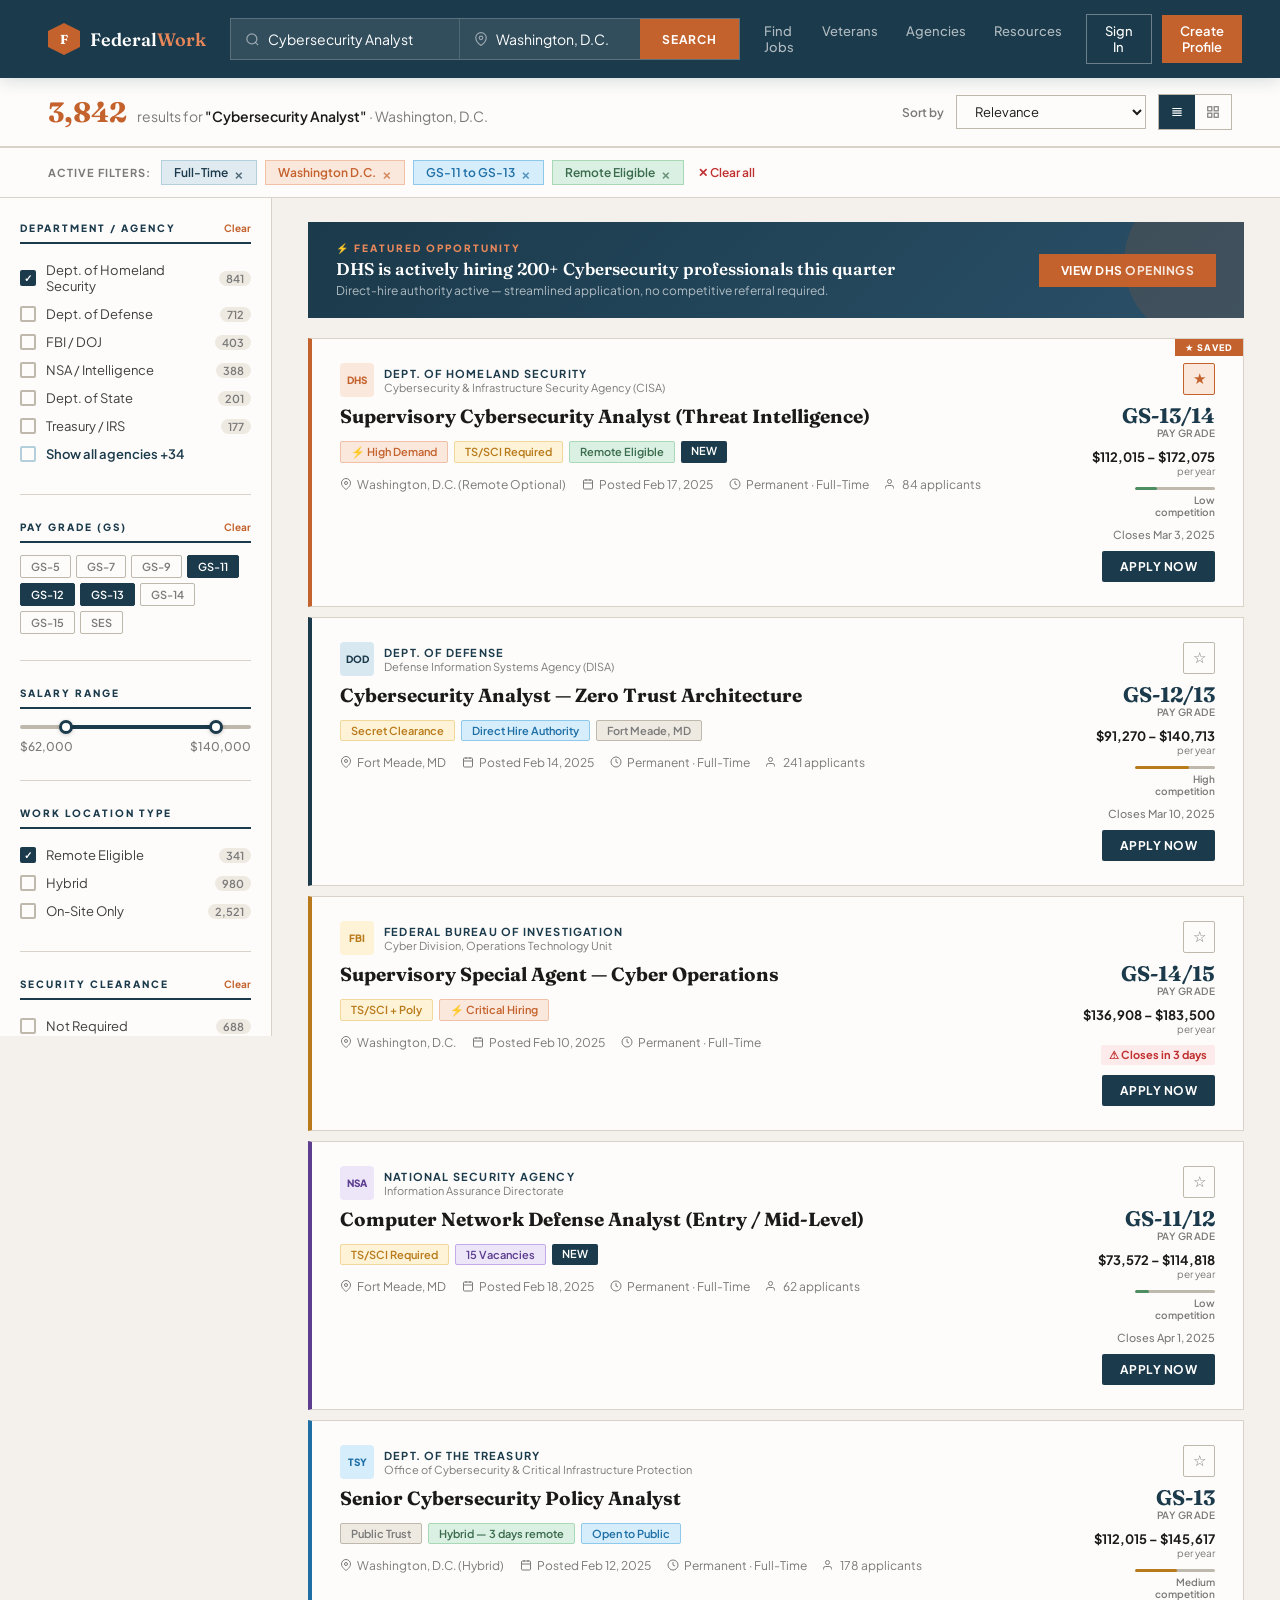
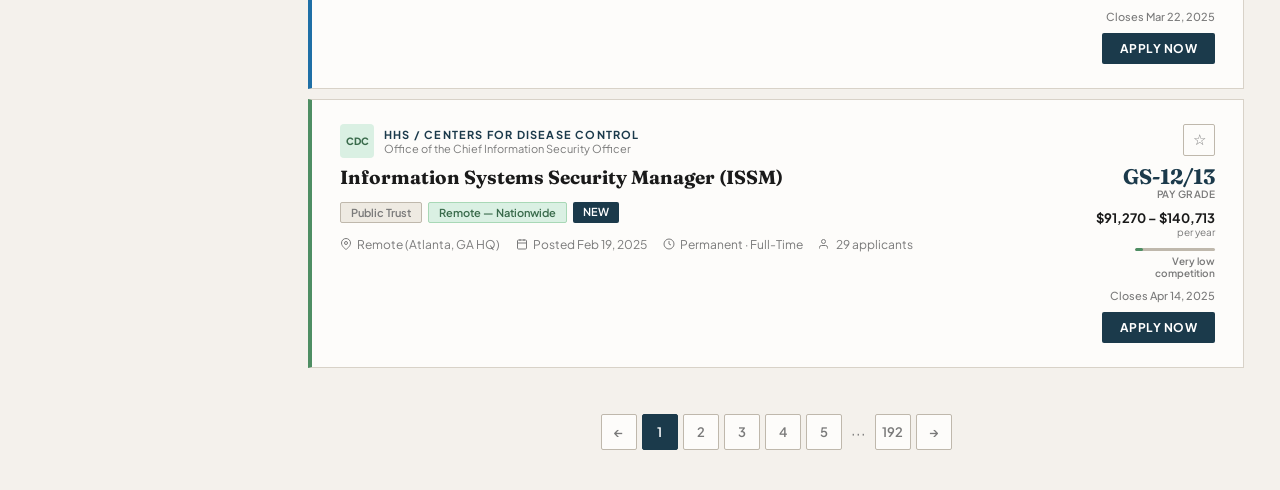
<file: search/index.html>
<!DOCTYPE html>
<html lang="en">
<head>
<meta charset="UTF-8">
<meta name="viewport" content="width=device-width, initial-scale=1.0">
<title>FederalWork — Search Results</title>
<link href="https://fonts.googleapis.com/css2?family=Fraunces:ital,wght@0,400;0,600;0,700;1,400;1,600&family=Plus+Jakarta+Sans:wght@300;400;500;600;700&display=swap" rel="stylesheet">
<style>
  :root {
    --bg:        #F4F1EC;
    --bg-white:  #FDFCFA;
    --bg-panel:  #EEEAE2;
    --slate:     #1B3A4B;
    --slate-mid: #2A5068;
    --slate-light:#3D6E88;
    --terra:     #C4622D;
    --terra-lt:  #E8875A;
    --terra-pale:#FBE8DC;
    --sage:      #3A6B4C;
    --sage-lt:   #4E8E63;
    --sage-pale: #DAF0E3;
    --sky:       #1E6FA6;
    --sky-pale:  #D6EDFB;
    --amber:     #B87A1A;
    --amber-pale:#FEF3D7;
    --violet:    #5C3D8F;
    --violet-pale:#EDE6F9;
    --red:       #C13030;
    --red-pale:  #FDEAEA;
    --ink:       #1A1A1A;
    --ink-mid:   #3E3E3E;
    --muted:     #7A7A7A;
    --border:    #D8D2C8;
    --border-dk: #BFB8AC;
    --white:     #FFFFFF;
  }

  * { margin: 0; padding: 0; box-sizing: border-box; }

  body {
    font-family: 'Plus Jakarta Sans', sans-serif;
    background: var(--bg);
    color: var(--ink);
    overflow-x: hidden;
  }

  /* ─── NAV ─── */
  nav {
    position: sticky; top: 0; z-index: 100;
    display: flex; align-items: center; gap: 24px;
    padding: 14px 48px;
    background: var(--slate);
    box-shadow: 0 2px 16px rgba(27,58,75,0.18);
  }

  .nav-logo { display: flex; align-items: center; gap: 10px; text-decoration: none; flex-shrink: 0; }
  .logo-mark {
    width: 32px; height: 32px;
    background: var(--terra);
    clip-path: polygon(50% 0%,100% 25%,100% 75%,50% 100%,0% 75%,0% 25%);
    display: flex; align-items: center; justify-content: center;
    font-family: 'Fraunces', serif; font-size: 13px; font-weight: 700; color: #fff;
  }
  .logo-text { font-family: 'Fraunces', serif; font-size: 18px; font-weight: 600; color: #fff; }
  .logo-text span { color: var(--terra-lt); }

  .nav-search {
    flex: 1; max-width: 580px;
    display: flex; align-items: stretch;
    background: rgba(255,255,255,0.1);
    border: 1px solid rgba(255,255,255,0.2);
    height: 42px;
  }
  .nav-search-field {
    flex: 1; display: flex; align-items: center;
    padding: 0 14px; gap: 8px;
    border-right: 1px solid rgba(255,255,255,0.15);
  }
  .nav-search-field svg { color: rgba(255,255,255,0.5); flex-shrink: 0; }
  .nav-search-field input {
    flex: 1; background: none; border: none; outline: none;
    color: #fff; font-family: 'Plus Jakarta Sans', sans-serif; font-size: 14px;
  }
  .nav-search-field input::placeholder { color: rgba(255,255,255,0.45); }
  .nav-search-loc {
    display: flex; align-items: center; padding: 0 14px; gap: 8px;
  }
  .nav-search-loc svg { color: rgba(255,255,255,0.5); flex-shrink: 0; }
  .nav-search-loc input {
    width: 130px; background: none; border: none; outline: none;
    color: #fff; font-family: 'Plus Jakarta Sans', sans-serif; font-size: 14px;
  }
  .nav-search-loc input::placeholder { color: rgba(255,255,255,0.45); }
  .nav-search-btn {
    padding: 0 22px; background: var(--terra); color: #fff;
    border: none; font-family: 'Plus Jakarta Sans', sans-serif;
    font-size: 12px; font-weight: 700; cursor: pointer;
    text-transform: uppercase; letter-spacing: 0.8px; transition: background 0.2s;
  }
  .nav-search-btn:hover { background: var(--terra-lt); }

  .nav-links { display: flex; gap: 28px; margin-left: auto; }
  .nav-links a {
    color: rgba(255,255,255,0.65); font-size: 13px; font-weight: 500;
    text-decoration: none; transition: color 0.2s;
  }
  .nav-links a:hover { color: #fff; }

  .nav-actions { display: flex; gap: 10px; align-items: center; }
  .btn-outline {
    padding: 8px 18px; border: 1px solid rgba(255,255,255,0.35); color: #fff;
    background: transparent; font-family: 'Plus Jakarta Sans', sans-serif;
    font-size: 13px; font-weight: 500; cursor: pointer; transition: all 0.2s;
  }
  .btn-outline:hover { background: rgba(255,255,255,0.1); }
  .btn-solid {
    padding: 8px 18px; background: var(--terra); color: #fff;
    border: none; font-family: 'Plus Jakarta Sans', sans-serif;
    font-size: 13px; font-weight: 600; cursor: pointer; transition: background 0.2s;
  }
  .btn-solid:hover { background: var(--terra-lt); }

  /* ─── RESULTS HEADER BAR ─── */
  .results-bar {
    background: var(--bg-white);
    border-bottom: 2px solid var(--border);
    padding: 16px 48px;
    display: flex; align-items: center; justify-content: space-between; gap: 16px; flex-wrap: wrap;
  }
  .results-count { display: flex; align-items: baseline; gap: 10px; }
  .results-count strong {
    font-family: 'Fraunces', serif; font-size: 28px; font-weight: 700; color: var(--terra);
  }
  .results-count span { font-size: 14px; color: var(--muted); }
  .results-count em { color: var(--ink); font-style: normal; font-weight: 600; }

  .results-controls { display: flex; gap: 12px; align-items: center; }
  .sort-label { font-size: 12px; color: var(--muted); font-weight: 600; }
  .sort-select {
    background: var(--bg-white); border: 1px solid var(--border-dk);
    color: var(--ink); padding: 7px 14px;
    font-family: 'Plus Jakarta Sans', sans-serif; font-size: 13px; cursor: pointer; outline: none;
  }
  .view-toggle { display: flex; border: 1px solid var(--border-dk); overflow: hidden; }
  .view-btn {
    width: 36px; height: 34px; display: flex; align-items: center; justify-content: center;
    background: transparent; border: none; color: var(--muted); cursor: pointer; transition: all 0.2s;
  }
  .view-btn.active { background: var(--slate); color: #fff; }

  /* ─── ACTIVE FILTERS ─── */
  .active-filters {
    padding: 12px 48px;
    background: var(--bg-white);
    border-bottom: 1px solid var(--border);
    display: flex; gap: 8px; align-items: center; flex-wrap: wrap;
  }
  .filter-label { font-size: 11px; color: var(--muted); font-weight: 700; text-transform: uppercase; letter-spacing: 1px; margin-right: 2px; }
  .filter-chip {
    display: flex; align-items: center; gap: 6px;
    padding: 4px 12px;
    font-size: 12px; font-weight: 600; cursor: pointer; transition: all 0.2s;
  }
  .filter-chip.c-slate  { background: #E0EBF1; color: var(--slate); border: 1px solid #B3CFDC; }
  .filter-chip.c-terra  { background: var(--terra-pale); color: var(--terra); border: 1px solid #F0C1A8; }
  .filter-chip.c-sage   { background: var(--sage-pale); color: var(--sage); border: 1px solid #A8D8B6; }
  .filter-chip.c-sky    { background: var(--sky-pale); color: var(--sky); border: 1px solid #8EC9EC; }
  .filter-chip .chip-x  { font-size: 15px; line-height: 1; opacity: 0.7; }
  .clear-all { font-size: 12px; color: var(--red); cursor: pointer; margin-left: 6px; font-weight: 600; transition: opacity 0.2s; }
  .clear-all:hover { opacity: 0.7; }

  /* ─── LAYOUT ─── */
  .page-layout {
    display: grid; grid-template-columns: 272px 1fr;
    min-height: calc(100vh - 120px);
  }

  /* ─── SIDEBAR ─── */
  .filters-panel {
    border-right: 1px solid var(--border);
    background: var(--bg-white);
    padding: 24px 20px;
    position: sticky; top: 62px;
    height: calc(100vh - 62px);
    overflow-y: auto;
  }
  .filters-panel::-webkit-scrollbar { width: 4px; }
  .filters-panel::-webkit-scrollbar-thumb { background: var(--border-dk); border-radius: 2px; }

  .filter-section { margin-bottom: 26px; }
  .filter-section-title {
    font-size: 10px; font-weight: 800; color: var(--slate);
    text-transform: uppercase; letter-spacing: 2px;
    margin-bottom: 12px;
    display: flex; justify-content: space-between; align-items: center;
    padding-bottom: 8px;
    border-bottom: 2px solid var(--slate);
  }
  .filter-section-title button {
    font-size: 10px; color: var(--terra); background: none; border: none;
    cursor: pointer; font-family: 'Plus Jakarta Sans', sans-serif;
    font-weight: 700; transition: opacity 0.2s;
  }
  .filter-section-title button:hover { opacity: 0.7; }
  .filter-divider { width: 100%; height: 1px; background: var(--border); margin-bottom: 26px; }

  .filter-item {
    display: flex; align-items: center; gap: 10px;
    padding: 6px 0; cursor: pointer;
  }
  .filter-item:hover .filter-item-label { color: var(--slate); }

  .filter-checkbox {
    width: 16px; height: 16px; flex-shrink: 0;
    border: 2px solid var(--border-dk); background: transparent;
    display: flex; align-items: center; justify-content: center;
    transition: all 0.2s; border-radius: 2px;
  }
  .filter-checkbox.checked { background: var(--slate); border-color: var(--slate); }
  .filter-checkbox.checked::after { content: '✓'; font-size: 10px; color: #fff; font-weight: 800; }
  .filter-item-label { font-size: 13px; color: var(--ink-mid); flex: 1; transition: color 0.2s; }
  .filter-item-count {
    font-size: 11px; color: var(--muted);
    background: var(--bg-panel); padding: 1px 7px; border-radius: 10px;
    font-weight: 600;
  }

  .range-track { height: 4px; background: var(--border-dk); position: relative; margin: 16px 0 10px; border-radius: 2px; }
  .range-fill { position: absolute; left: 20%; right: 15%; height: 100%; background: var(--slate); border-radius: 2px; }
  .range-thumb {
    position: absolute; width: 14px; height: 14px;
    background: var(--white); border: 3px solid var(--slate);
    border-radius: 50%; top: -5px; cursor: pointer; box-shadow: 0 1px 4px rgba(0,0,0,0.2);
  }
  .range-thumb.left { left: calc(20% - 7px); }
  .range-thumb.right { right: calc(15% - 7px); }
  .range-labels { display: flex; justify-content: space-between; font-size: 12px; color: var(--muted); font-weight: 500; }

  .grade-grid { display: flex; flex-wrap: wrap; gap: 5px; margin-top: 8px; }
  .grade-pill {
    padding: 4px 10px; border: 1.5px solid var(--border-dk);
    font-size: 11px; color: var(--muted); cursor: pointer;
    transition: all 0.2s; font-weight: 600; border-radius: 2px;
  }
  .grade-pill:hover { border-color: var(--slate); color: var(--slate); }
  .grade-pill.selected { background: var(--slate); border-color: var(--slate); color: #fff; }

  /* ─── RESULTS ─── */
  .results-column { padding: 24px 36px; }

  /* Featured banner */
  .featured-banner {
    background: linear-gradient(135deg, var(--slate) 0%, var(--slate-mid) 100%);
    padding: 20px 28px;
    margin-bottom: 20px;
    display: flex; align-items: center; justify-content: space-between; gap: 20px;
    position: relative; overflow: hidden;
  }
  .featured-banner::before {
    content: '';
    position: absolute; right: -40px; top: -40px;
    width: 160px; height: 160px;
    background: rgba(196,98,45,0.15);
    border-radius: 50%;
  }
  .featured-tag {
    font-size: 10px; font-weight: 800; color: var(--terra-lt);
    text-transform: uppercase; letter-spacing: 2px; margin-bottom: 4px;
  }
  .featured-banner h4 { font-family: 'Fraunces', serif; font-size: 17px; font-weight: 600; color: #fff; }
  .featured-banner p { font-size: 12px; color: rgba(255,255,255,0.65); margin-top: 4px; }
  .featured-banner-btn {
    flex-shrink: 0; padding: 9px 22px;
    background: var(--terra); color: #fff;
    border: none; font-family: 'Plus Jakarta Sans', sans-serif;
    font-size: 12px; font-weight: 700; cursor: pointer;
    text-transform: uppercase; letter-spacing: 0.5px; transition: background 0.2s;
  }
  .featured-banner-btn:hover { background: var(--terra-lt); }

  /* Job cards */
  .job-card {
    background: var(--bg-white);
    border: 1px solid var(--border);
    border-left: 4px solid transparent;
    padding: 24px 28px;
    margin-bottom: 10px;
    cursor: pointer; position: relative;
    transition: all 0.2s;
    display: grid; grid-template-columns: 1fr auto;
    gap: 20px; align-items: start;
  }
  .job-card:hover {
    border-color: var(--slate);
    border-left-color: var(--terra);
    box-shadow: 0 4px 20px rgba(27,58,75,0.1);
    transform: translateY(-1px);
  }

  /* Accent color per agency type */
  .job-card.color-terra  { border-left-color: var(--terra); }
  .job-card.color-slate  { border-left-color: var(--slate); }
  .job-card.color-sage   { border-left-color: var(--sage-lt); }
  .job-card.color-sky    { border-left-color: var(--sky); }
  .job-card.color-violet { border-left-color: var(--violet); }
  .job-card.color-amber  { border-left-color: var(--amber); }

  .card-agency-row { display: flex; align-items: center; gap: 10px; margin-bottom: 8px; }

  .agency-seal {
    width: 34px; height: 34px; flex-shrink: 0;
    display: flex; align-items: center; justify-content: center;
    font-size: 10px; font-weight: 800; border-radius: 4px;
  }
  .seal-terra  { background: var(--terra-pale); color: var(--terra); }
  .seal-slate  { background: #D8E8F0; color: var(--slate); }
  .seal-sage   { background: var(--sage-pale); color: var(--sage); }
  .seal-sky    { background: var(--sky-pale); color: var(--sky); }
  .seal-violet { background: var(--violet-pale); color: var(--violet); }
  .seal-amber  { background: var(--amber-pale); color: var(--amber); }

  .card-agency { font-size: 11px; font-weight: 700; color: var(--slate); text-transform: uppercase; letter-spacing: 1.2px; }
  .card-sub-agency { font-size: 11px; color: var(--muted); margin-top: 1px; }

  .card-title {
    font-family: 'Fraunces', serif;
    font-size: 19px; font-weight: 700; line-height: 1.25;
    color: var(--ink); margin-bottom: 12px; transition: color 0.2s;
  }
  .job-card:hover .card-title { color: var(--slate); }

  .card-tags { display: flex; flex-wrap: wrap; gap: 6px; margin-bottom: 14px; }
  .card-tag {
    font-size: 11px; padding: 3px 10px; font-weight: 600; border-radius: 2px;
  }
  .tag-hot     { background: var(--terra-pale); color: var(--terra); border: 1px solid #F0C1A8; }
  .tag-clear   { background: var(--amber-pale); color: var(--amber); border: 1px solid #F0D89A; }
  .tag-remote  { background: var(--sage-pale); color: var(--sage); border: 1px solid #A8D8B6; }
  .tag-new     { background: var(--slate); color: #fff; border: none; }
  .tag-direct  { background: var(--sky-pale); color: var(--sky); border: 1px solid #8EC9EC; }
  .tag-multi   { background: var(--violet-pale); color: var(--violet); border: 1px solid #C3ABEA; }
  .tag-neutral { background: var(--bg-panel); color: var(--muted); border: 1px solid var(--border-dk); }

  .card-meta { display: flex; flex-wrap: wrap; gap: 16px; }
  .card-meta-item { display: flex; align-items: center; gap: 5px; font-size: 12px; color: var(--muted); }
  .card-meta-item svg { flex-shrink: 0; }

  .card-right { text-align: right; display: flex; flex-direction: column; align-items: flex-end; gap: 10px; }
  .card-grade {
    font-family: 'Fraunces', serif;
    font-size: 21px; font-weight: 700; color: var(--slate);
    line-height: 1;
  }
  .card-grade-label { font-size: 10px; color: var(--muted); font-weight: 600; text-transform: uppercase; letter-spacing: 0.5px; display: block; margin-top: 1px; }
  .card-salary { font-size: 13px; font-weight: 700; color: var(--ink); white-space: nowrap; }
  .card-salary-label { font-size: 10px; color: var(--muted); display: block; text-align: right; }

  .card-deadline { font-size: 11px; color: var(--muted); font-weight: 500; }
  .card-deadline.urgent {
    color: var(--red); font-weight: 700;
    background: var(--red-pale); padding: 3px 8px; border-radius: 2px;
  }

  .save-btn {
    width: 32px; height: 32px;
    border: 1.5px solid var(--border-dk);
    background: transparent; color: var(--muted);
    display: flex; align-items: center; justify-content: center;
    cursor: pointer; transition: all 0.2s; font-size: 15px;
    border-radius: 2px;
  }
  .save-btn:hover { border-color: var(--terra); color: var(--terra); }
  .save-btn.active { background: var(--terra-pale); border-color: var(--terra); color: var(--terra); }

  .apply-btn {
    padding: 8px 18px;
    background: var(--slate); color: #fff;
    border: none; font-family: 'Plus Jakarta Sans', sans-serif;
    font-size: 12px; font-weight: 700; cursor: pointer;
    text-transform: uppercase; letter-spacing: 0.5px;
    transition: all 0.2s; white-space: nowrap; border-radius: 2px;
  }
  .apply-btn:hover { background: var(--terra); }

  /* Applicant bar */
  .applicant-bar {
    width: 80px;
  }
  .applicant-track { height: 3px; background: var(--border-dk); border-radius: 2px; overflow: hidden; }
  .applicant-fill { height: 100%; background: var(--sage-lt); border-radius: 2px; }
  .applicant-label { font-size: 10px; color: var(--muted); margin-top: 4px; font-weight: 600; text-align: right; }

  /* Info stripe on saved card */
  .saved-stripe {
    position: absolute; top: 0; right: 0;
    background: var(--terra); color: #fff;
    font-size: 9px; font-weight: 800; letter-spacing: 1px;
    padding: 3px 10px; text-transform: uppercase;
  }

  /* Pagination */
  .pagination {
    display: flex; justify-content: center; align-items: center;
    gap: 5px; padding: 36px 0 16px;
  }
  .page-btn {
    width: 36px; height: 36px; display: flex; align-items: center; justify-content: center;
    border: 1.5px solid var(--border-dk); background: var(--bg-white);
    color: var(--muted); font-family: 'Plus Jakarta Sans', sans-serif;
    font-size: 13px; font-weight: 600; cursor: pointer; transition: all 0.2s; border-radius: 2px;
  }
  .page-btn:hover { border-color: var(--slate); color: var(--slate); background: #EFF5F9; }
  .page-btn.active { background: var(--slate); border-color: var(--slate); color: #fff; }
  .page-ellipsis { color: var(--muted); padding: 0 4px; }

  /* Scrollbar */
  ::-webkit-scrollbar { width: 6px; }
  ::-webkit-scrollbar-track { background: var(--bg); }
  ::-webkit-scrollbar-thumb { background: var(--border-dk); border-radius: 3px; }
  ::-webkit-scrollbar-thumb:hover { background: var(--slate-light); }
</style>
</head>
<body>

<!-- NAV -->
<nav>
  <a class="nav-logo" href="#">
    <div class="logo-mark">F</div>
    <div class="logo-text">Federal<span>Work</span></div>
  </a>

  <div class="nav-search">
    <div class="nav-search-field">
      <svg width="15" height="15" fill="none" stroke="currentColor" stroke-width="2" viewBox="0 0 24 24">
        <circle cx="11" cy="11" r="8"/><path d="m21 21-4.35-4.35"/>
      </svg>
      <input type="text" value="Cybersecurity Analyst" placeholder="Job title, keyword...">
    </div>
    <div class="nav-search-loc">
      <svg width="14" height="14" fill="none" stroke="currentColor" stroke-width="2" viewBox="0 0 24 24">
        <path d="M21 10c0 7-9 13-9 13s-9-6-9-13a9 9 0 0 1 18 0z"/><circle cx="12" cy="10" r="3"/>
      </svg>
      <input type="text" value="Washington, D.C." placeholder="Location...">
    </div>
    <button class="nav-search-btn">Search</button>
  </div>

  <div class="nav-links">
    <a href="#">Find Jobs</a>
    <a href="#">Veterans</a>
    <a href="#">Agencies</a>
    <a href="#">Resources</a>
  </div>

  <div class="nav-actions">
    <button class="btn-outline">Sign In</button>
    <button class="btn-solid">Create Profile</button>
  </div>
</nav>

<!-- RESULTS BAR -->
<div class="results-bar">
  <div class="results-count">
    <strong>3,842</strong>
    <span>results for <em>"Cybersecurity Analyst"</em> · Washington, D.C.</span>
  </div>
  <div class="results-controls">
    <span class="sort-label">Sort by</span>
    <select class="sort-select">
      <option>Relevance</option>
      <option>Closing Date</option>
      <option>Pay Grade (High → Low)</option>
      <option>Recently Posted</option>
    </select>
    <div class="view-toggle">
      <button class="view-btn active" title="List">
        <svg width="14" height="14" fill="none" stroke="currentColor" stroke-width="2" viewBox="0 0 24 24"><path d="M4 6h16M4 10h16M4 14h16M4 18h16"/></svg>
      </button>
      <button class="view-btn" title="Grid">
        <svg width="14" height="14" fill="none" stroke="currentColor" stroke-width="2" viewBox="0 0 24 24"><rect x="3" y="3" width="7" height="7"/><rect x="14" y="3" width="7" height="7"/><rect x="3" y="14" width="7" height="7"/><rect x="14" y="14" width="7" height="7"/></svg>
      </button>
    </div>
  </div>
</div>

<!-- ACTIVE FILTERS -->
<div class="active-filters">
  <span class="filter-label">Active Filters:</span>
  <div class="filter-chip c-slate">Full-Time <span class="chip-x">×</span></div>
  <div class="filter-chip c-terra">Washington D.C. <span class="chip-x">×</span></div>
  <div class="filter-chip c-sky">GS-11 to GS-13 <span class="chip-x">×</span></div>
  <div class="filter-chip c-sage">Remote Eligible <span class="chip-x">×</span></div>
  <span class="clear-all">✕ Clear all</span>
</div>

<!-- MAIN LAYOUT -->
<div class="page-layout">

  <!-- SIDEBAR -->
  <aside class="filters-panel">

    <div class="filter-section">
      <div class="filter-section-title">
        Department / Agency
        <button>Clear</button>
      </div>
      <div class="filter-item">
        <div class="filter-checkbox checked"></div>
        <span class="filter-item-label">Dept. of Homeland Security</span>
        <span class="filter-item-count">841</span>
      </div>
      <div class="filter-item">
        <div class="filter-checkbox"></div>
        <span class="filter-item-label">Dept. of Defense</span>
        <span class="filter-item-count">712</span>
      </div>
      <div class="filter-item">
        <div class="filter-checkbox"></div>
        <span class="filter-item-label">FBI / DOJ</span>
        <span class="filter-item-count">403</span>
      </div>
      <div class="filter-item">
        <div class="filter-checkbox"></div>
        <span class="filter-item-label">NSA / Intelligence</span>
        <span class="filter-item-count">388</span>
      </div>
      <div class="filter-item">
        <div class="filter-checkbox"></div>
        <span class="filter-item-label">Dept. of State</span>
        <span class="filter-item-count">201</span>
      </div>
      <div class="filter-item">
        <div class="filter-checkbox"></div>
        <span class="filter-item-label">Treasury / IRS</span>
        <span class="filter-item-count">177</span>
      </div>
      <div class="filter-item">
        <div class="filter-checkbox" style="border-color:#B3CFDC;"></div>
        <span class="filter-item-label" style="color:var(--slate);font-weight:600;">Show all agencies +34</span>
      </div>
    </div>

    <div class="filter-divider"></div>

    <div class="filter-section">
      <div class="filter-section-title">
        Pay Grade (GS)
        <button>Clear</button>
      </div>
      <div class="grade-grid">
        <div class="grade-pill">GS-5</div>
        <div class="grade-pill">GS-7</div>
        <div class="grade-pill">GS-9</div>
        <div class="grade-pill selected">GS-11</div>
        <div class="grade-pill selected">GS-12</div>
        <div class="grade-pill selected">GS-13</div>
        <div class="grade-pill">GS-14</div>
        <div class="grade-pill">GS-15</div>
        <div class="grade-pill">SES</div>
      </div>
    </div>

    <div class="filter-divider"></div>

    <div class="filter-section">
      <div class="filter-section-title">Salary Range</div>
      <div style="margin-top:6px;">
        <div class="range-track">
          <div class="range-fill"></div>
          <div class="range-thumb left"></div>
          <div class="range-thumb right"></div>
        </div>
        <div class="range-labels">
          <span>$62,000</span>
          <span>$140,000</span>
        </div>
      </div>
    </div>

    <div class="filter-divider"></div>

    <div class="filter-section">
      <div class="filter-section-title">Work Location Type</div>
      <div class="filter-item">
        <div class="filter-checkbox checked"></div>
        <span class="filter-item-label">Remote Eligible</span>
        <span class="filter-item-count">341</span>
      </div>
      <div class="filter-item">
        <div class="filter-checkbox"></div>
        <span class="filter-item-label">Hybrid</span>
        <span class="filter-item-count">980</span>
      </div>
      <div class="filter-item">
        <div class="filter-checkbox"></div>
        <span class="filter-item-label">On-Site Only</span>
        <span class="filter-item-count">2,521</span>
      </div>
    </div>

    <div class="filter-divider"></div>

    <div class="filter-section">
      <div class="filter-section-title">
        Security Clearance
        <button>Clear</button>
      </div>
      <div class="filter-item">
        <div class="filter-checkbox"></div>
        <span class="filter-item-label">Not Required</span>
        <span class="filter-item-count">688</span>
      </div>
      <div class="filter-item">
        <div class="filter-checkbox checked"></div>
        <span class="filter-item-label">Secret</span>
        <span class="filter-item-count">1,204</span>
      </div>
      <div class="filter-item">
        <div class="filter-checkbox"></div>
        <span class="filter-item-label">Top Secret</span>
        <span class="filter-item-count">1,002</span>
      </div>
      <div class="filter-item">
        <div class="filter-checkbox"></div>
        <span class="filter-item-label">TS/SCI</span>
        <span class="filter-item-count">594</span>
      </div>
    </div>

    <div class="filter-divider"></div>

    <div class="filter-section">
      <div class="filter-section-title">
        Work Schedule
        <button>Clear</button>
      </div>
      <div class="filter-item">
        <div class="filter-checkbox checked"></div>
        <span class="filter-item-label">Full-Time</span>
        <span class="filter-item-count">2,918</span>
      </div>
      <div class="filter-item">
        <div class="filter-checkbox"></div>
        <span class="filter-item-label">Part-Time</span>
        <span class="filter-item-count">124</span>
      </div>
    </div>

    <div class="filter-divider"></div>

    <div class="filter-section">
      <div class="filter-section-title">Eligibility</div>
      <div class="filter-item">
        <div class="filter-checkbox"></div>
        <span class="filter-item-label">Open to Public</span>
        <span class="filter-item-count">2,441</span>
      </div>
      <div class="filter-item">
        <div class="filter-checkbox"></div>
        <span class="filter-item-label">Veterans' Preference</span>
        <span class="filter-item-count">1,800</span>
      </div>
      <div class="filter-item">
        <div class="filter-checkbox"></div>
        <span class="filter-item-label">Current Fed. Employees</span>
        <span class="filter-item-count">1,200</span>
      </div>
      <div class="filter-item">
        <div class="filter-checkbox"></div>
        <span class="filter-item-label">Recent Graduates</span>
        <span class="filter-item-count">321</span>
      </div>
    </div>

  </aside>

  <!-- RESULTS -->
  <main class="results-column">

    <!-- Featured Banner -->
    <div class="featured-banner">
      <div>
        <div class="featured-tag">⚡ Featured Opportunity</div>
        <h4>DHS is actively hiring 200+ Cybersecurity professionals this quarter</h4>
        <p>Direct-hire authority active — streamlined application, no competitive referral required.</p>
      </div>
      <button class="featured-banner-btn">View DHS Openings</button>
    </div>

    <!-- CARD 1 — DHS/CISA (Terra) -->
    <div class="job-card color-terra">
      <div class="saved-stripe">★ Saved</div>
      <div>
        <div class="card-agency-row">
          <div class="agency-seal seal-terra">DHS</div>
          <div>
            <div class="card-agency">Dept. of Homeland Security</div>
            <div class="card-sub-agency">Cybersecurity & Infrastructure Security Agency (CISA)</div>
          </div>
        </div>
        <div class="card-title">Supervisory Cybersecurity Analyst (Threat Intelligence)</div>
        <div class="card-tags">
          <span class="card-tag tag-hot">⚡ High Demand</span>
          <span class="card-tag tag-clear">TS/SCI Required</span>
          <span class="card-tag tag-remote">Remote Eligible</span>
          <span class="card-tag tag-new">NEW</span>
        </div>
        <div class="card-meta">
          <div class="card-meta-item">
            <svg width="12" height="12" fill="none" stroke="currentColor" stroke-width="2" viewBox="0 0 24 24"><path d="M21 10c0 7-9 13-9 13s-9-6-9-13a9 9 0 0 1 18 0z"/><circle cx="12" cy="10" r="3"/></svg>
            Washington, D.C. (Remote Optional)
          </div>
          <div class="card-meta-item">
            <svg width="12" height="12" fill="none" stroke="currentColor" stroke-width="2" viewBox="0 0 24 24"><rect x="3" y="4" width="18" height="18" rx="2"/><line x1="16" y1="2" x2="16" y2="6"/><line x1="8" y1="2" x2="8" y2="6"/><line x1="3" y1="10" x2="21" y2="10"/></svg>
            Posted Feb 17, 2025
          </div>
          <div class="card-meta-item">
            <svg width="12" height="12" fill="none" stroke="currentColor" stroke-width="2" viewBox="0 0 24 24"><circle cx="12" cy="12" r="10"/><polyline points="12 6 12 12 16 14"/></svg>
            Permanent · Full-Time
          </div>
          <div class="card-meta-item">
            <svg width="12" height="12" fill="none" stroke="currentColor" stroke-width="2" viewBox="0 0 24 24"><path d="M17 21v-2a4 4 0 00-4-4H5a4 4 0 00-4 4v2"/><circle cx="9" cy="7" r="4"/></svg>
            84 applicants
          </div>
        </div>
      </div>
      <div class="card-right">
        <button class="save-btn active">★</button>
        <div>
          <div class="card-grade">GS-13/14</div>
          <span class="card-grade-label">Pay Grade</span>
        </div>
        <div>
          <div class="card-salary">$112,015 – $172,075</div>
          <span class="card-salary-label">per year</span>
        </div>
        <div class="applicant-bar">
          <div class="applicant-track"><div class="applicant-fill" style="width:28%"></div></div>
          <div class="applicant-label">Low competition</div>
        </div>
        <div class="card-deadline">Closes Mar 3, 2025</div>
        <button class="apply-btn">Apply Now</button>
      </div>
    </div>

    <!-- CARD 2 — DOD/DISA (Slate) -->
    <div class="job-card color-slate">
      <div>
        <div class="card-agency-row">
          <div class="agency-seal seal-slate">DOD</div>
          <div>
            <div class="card-agency">Dept. of Defense</div>
            <div class="card-sub-agency">Defense Information Systems Agency (DISA)</div>
          </div>
        </div>
        <div class="card-title">Cybersecurity Analyst — Zero Trust Architecture</div>
        <div class="card-tags">
          <span class="card-tag tag-clear">Secret Clearance</span>
          <span class="card-tag tag-direct">Direct Hire Authority</span>
          <span class="card-tag tag-neutral">Fort Meade, MD</span>
        </div>
        <div class="card-meta">
          <div class="card-meta-item">
            <svg width="12" height="12" fill="none" stroke="currentColor" stroke-width="2" viewBox="0 0 24 24"><path d="M21 10c0 7-9 13-9 13s-9-6-9-13a9 9 0 0 1 18 0z"/><circle cx="12" cy="10" r="3"/></svg>
            Fort Meade, MD
          </div>
          <div class="card-meta-item">
            <svg width="12" height="12" fill="none" stroke="currentColor" stroke-width="2" viewBox="0 0 24 24"><rect x="3" y="4" width="18" height="18" rx="2"/><line x1="16" y1="2" x2="16" y2="6"/><line x1="8" y1="2" x2="8" y2="6"/><line x1="3" y1="10" x2="21" y2="10"/></svg>
            Posted Feb 14, 2025
          </div>
          <div class="card-meta-item">
            <svg width="12" height="12" fill="none" stroke="currentColor" stroke-width="2" viewBox="0 0 24 24"><circle cx="12" cy="12" r="10"/><polyline points="12 6 12 12 16 14"/></svg>
            Permanent · Full-Time
          </div>
          <div class="card-meta-item">
            <svg width="12" height="12" fill="none" stroke="currentColor" stroke-width="2" viewBox="0 0 24 24"><path d="M17 21v-2a4 4 0 00-4-4H5a4 4 0 00-4 4v2"/><circle cx="9" cy="7" r="4"/></svg>
            241 applicants
          </div>
        </div>
      </div>
      <div class="card-right">
        <button class="save-btn">☆</button>
        <div>
          <div class="card-grade">GS-12/13</div>
          <span class="card-grade-label">Pay Grade</span>
        </div>
        <div>
          <div class="card-salary">$91,270 – $140,713</div>
          <span class="card-salary-label">per year</span>
        </div>
        <div class="applicant-bar">
          <div class="applicant-track"><div class="applicant-fill" style="width:68%;background:var(--amber);"></div></div>
          <div class="applicant-label">High competition</div>
        </div>
        <div class="card-deadline">Closes Mar 10, 2025</div>
        <button class="apply-btn">Apply Now</button>
      </div>
    </div>

    <!-- CARD 3 — FBI (Amber, urgent) -->
    <div class="job-card color-amber">
      <div>
        <div class="card-agency-row">
          <div class="agency-seal seal-amber">FBI</div>
          <div>
            <div class="card-agency">Federal Bureau of Investigation</div>
            <div class="card-sub-agency">Cyber Division, Operations Technology Unit</div>
          </div>
        </div>
        <div class="card-title">Supervisory Special Agent — Cyber Operations</div>
        <div class="card-tags">
          <span class="card-tag tag-clear">TS/SCI + Poly</span>
          <span class="card-tag tag-hot">⚡ Critical Hiring</span>
        </div>
        <div class="card-meta">
          <div class="card-meta-item">
            <svg width="12" height="12" fill="none" stroke="currentColor" stroke-width="2" viewBox="0 0 24 24"><path d="M21 10c0 7-9 13-9 13s-9-6-9-13a9 9 0 0 1 18 0z"/><circle cx="12" cy="10" r="3"/></svg>
            Washington, D.C.
          </div>
          <div class="card-meta-item">
            <svg width="12" height="12" fill="none" stroke="currentColor" stroke-width="2" viewBox="0 0 24 24"><rect x="3" y="4" width="18" height="18" rx="2"/><line x1="16" y1="2" x2="16" y2="6"/><line x1="8" y1="2" x2="8" y2="6"/><line x1="3" y1="10" x2="21" y2="10"/></svg>
            Posted Feb 10, 2025
          </div>
          <div class="card-meta-item">
            <svg width="12" height="12" fill="none" stroke="currentColor" stroke-width="2" viewBox="0 0 24 24"><circle cx="12" cy="12" r="10"/><polyline points="12 6 12 12 16 14"/></svg>
            Permanent · Full-Time
          </div>
        </div>
      </div>
      <div class="card-right">
        <button class="save-btn">☆</button>
        <div>
          <div class="card-grade">GS-14/15</div>
          <span class="card-grade-label">Pay Grade</span>
        </div>
        <div>
          <div class="card-salary">$136,908 – $183,500</div>
          <span class="card-salary-label">per year</span>
        </div>
        <div class="card-deadline urgent">⚠ Closes in 3 days</div>
        <button class="apply-btn">Apply Now</button>
      </div>
    </div>

    <!-- CARD 4 — NSA (Violet) -->
    <div class="job-card color-violet">
      <div>
        <div class="card-agency-row">
          <div class="agency-seal seal-violet">NSA</div>
          <div>
            <div class="card-agency">National Security Agency</div>
            <div class="card-sub-agency">Information Assurance Directorate</div>
          </div>
        </div>
        <div class="card-title">Computer Network Defense Analyst (Entry / Mid-Level)</div>
        <div class="card-tags">
          <span class="card-tag tag-clear">TS/SCI Required</span>
          <span class="card-tag tag-multi">15 Vacancies</span>
          <span class="card-tag tag-new">NEW</span>
        </div>
        <div class="card-meta">
          <div class="card-meta-item">
            <svg width="12" height="12" fill="none" stroke="currentColor" stroke-width="2" viewBox="0 0 24 24"><path d="M21 10c0 7-9 13-9 13s-9-6-9-13a9 9 0 0 1 18 0z"/><circle cx="12" cy="10" r="3"/></svg>
            Fort Meade, MD
          </div>
          <div class="card-meta-item">
            <svg width="12" height="12" fill="none" stroke="currentColor" stroke-width="2" viewBox="0 0 24 24"><rect x="3" y="4" width="18" height="18" rx="2"/><line x1="16" y1="2" x2="16" y2="6"/><line x1="8" y1="2" x2="8" y2="6"/><line x1="3" y1="10" x2="21" y2="10"/></svg>
            Posted Feb 18, 2025
          </div>
          <div class="card-meta-item">
            <svg width="12" height="12" fill="none" stroke="currentColor" stroke-width="2" viewBox="0 0 24 24"><circle cx="12" cy="12" r="10"/><polyline points="12 6 12 12 16 14"/></svg>
            Permanent · Full-Time
          </div>
          <div class="card-meta-item">
            <svg width="12" height="12" fill="none" stroke="currentColor" stroke-width="2" viewBox="0 0 24 24"><path d="M17 21v-2a4 4 0 00-4-4H5a4 4 0 00-4 4v2"/><circle cx="9" cy="7" r="4"/></svg>
            62 applicants
          </div>
        </div>
      </div>
      <div class="card-right">
        <button class="save-btn">☆</button>
        <div>
          <div class="card-grade">GS-11/12</div>
          <span class="card-grade-label">Pay Grade</span>
        </div>
        <div>
          <div class="card-salary">$73,572 – $114,818</div>
          <span class="card-salary-label">per year</span>
        </div>
        <div class="applicant-bar">
          <div class="applicant-track"><div class="applicant-fill" style="width:18%;"></div></div>
          <div class="applicant-label">Low competition</div>
        </div>
        <div class="card-deadline">Closes Apr 1, 2025</div>
        <button class="apply-btn">Apply Now</button>
      </div>
    </div>

    <!-- CARD 5 — Treasury (Sky) -->
    <div class="job-card color-sky">
      <div>
        <div class="card-agency-row">
          <div class="agency-seal seal-sky">TSY</div>
          <div>
            <div class="card-agency">Dept. of the Treasury</div>
            <div class="card-sub-agency">Office of Cybersecurity & Critical Infrastructure Protection</div>
          </div>
        </div>
        <div class="card-title">Senior Cybersecurity Policy Analyst</div>
        <div class="card-tags">
          <span class="card-tag tag-neutral">Public Trust</span>
          <span class="card-tag tag-remote">Hybrid — 3 days remote</span>
          <span class="card-tag tag-direct">Open to Public</span>
        </div>
        <div class="card-meta">
          <div class="card-meta-item">
            <svg width="12" height="12" fill="none" stroke="currentColor" stroke-width="2" viewBox="0 0 24 24"><path d="M21 10c0 7-9 13-9 13s-9-6-9-13a9 9 0 0 1 18 0z"/><circle cx="12" cy="10" r="3"/></svg>
            Washington, D.C. (Hybrid)
          </div>
          <div class="card-meta-item">
            <svg width="12" height="12" fill="none" stroke="currentColor" stroke-width="2" viewBox="0 0 24 24"><rect x="3" y="4" width="18" height="18" rx="2"/><line x1="16" y1="2" x2="16" y2="6"/><line x1="8" y1="2" x2="8" y2="6"/><line x1="3" y1="10" x2="21" y2="10"/></svg>
            Posted Feb 12, 2025
          </div>
          <div class="card-meta-item">
            <svg width="12" height="12" fill="none" stroke="currentColor" stroke-width="2" viewBox="0 0 24 24"><circle cx="12" cy="12" r="10"/><polyline points="12 6 12 12 16 14"/></svg>
            Permanent · Full-Time
          </div>
          <div class="card-meta-item">
            <svg width="12" height="12" fill="none" stroke="currentColor" stroke-width="2" viewBox="0 0 24 24"><path d="M17 21v-2a4 4 0 00-4-4H5a4 4 0 00-4 4v2"/><circle cx="9" cy="7" r="4"/></svg>
            178 applicants
          </div>
        </div>
      </div>
      <div class="card-right">
        <button class="save-btn">☆</button>
        <div>
          <div class="card-grade">GS-13</div>
          <span class="card-grade-label">Pay Grade</span>
        </div>
        <div>
          <div class="card-salary">$112,015 – $145,617</div>
          <span class="card-salary-label">per year</span>
        </div>
        <div class="applicant-bar">
          <div class="applicant-track"><div class="applicant-fill" style="width:52%;background:var(--amber);"></div></div>
          <div class="applicant-label">Medium competition</div>
        </div>
        <div class="card-deadline">Closes Mar 22, 2025</div>
        <button class="apply-btn">Apply Now</button>
      </div>
    </div>

    <!-- CARD 6 — CDC/HHS (Sage) -->
    <div class="job-card color-sage">
      <div>
        <div class="card-agency-row">
          <div class="agency-seal seal-sage">CDC</div>
          <div>
            <div class="card-agency">HHS / Centers for Disease Control</div>
            <div class="card-sub-agency">Office of the Chief Information Security Officer</div>
          </div>
        </div>
        <div class="card-title">Information Systems Security Manager (ISSM)</div>
        <div class="card-tags">
          <span class="card-tag tag-neutral">Public Trust</span>
          <span class="card-tag tag-remote">Remote — Nationwide</span>
          <span class="card-tag tag-new">NEW</span>
        </div>
        <div class="card-meta">
          <div class="card-meta-item">
            <svg width="12" height="12" fill="none" stroke="currentColor" stroke-width="2" viewBox="0 0 24 24"><path d="M21 10c0 7-9 13-9 13s-9-6-9-13a9 9 0 0 1 18 0z"/><circle cx="12" cy="10" r="3"/></svg>
            Remote (Atlanta, GA HQ)
          </div>
          <div class="card-meta-item">
            <svg width="12" height="12" fill="none" stroke="currentColor" stroke-width="2" viewBox="0 0 24 24"><rect x="3" y="4" width="18" height="18" rx="2"/><line x1="16" y1="2" x2="16" y2="6"/><line x1="8" y1="2" x2="8" y2="6"/><line x1="3" y1="10" x2="21" y2="10"/></svg>
            Posted Feb 19, 2025
          </div>
          <div class="card-meta-item">
            <svg width="12" height="12" fill="none" stroke="currentColor" stroke-width="2" viewBox="0 0 24 24"><circle cx="12" cy="12" r="10"/><polyline points="12 6 12 12 16 14"/></svg>
            Permanent · Full-Time
          </div>
          <div class="card-meta-item">
            <svg width="12" height="12" fill="none" stroke="currentColor" stroke-width="2" viewBox="0 0 24 24"><path d="M17 21v-2a4 4 0 00-4-4H5a4 4 0 00-4 4v2"/><circle cx="9" cy="7" r="4"/></svg>
            29 applicants
          </div>
        </div>
      </div>
      <div class="card-right">
        <button class="save-btn">☆</button>
        <div>
          <div class="card-grade">GS-12/13</div>
          <span class="card-grade-label">Pay Grade</span>
        </div>
        <div>
          <div class="card-salary">$91,270 – $140,713</div>
          <span class="card-salary-label">per year</span>
        </div>
        <div class="applicant-bar">
          <div class="applicant-track"><div class="applicant-fill" style="width:10%;"></div></div>
          <div class="applicant-label">Very low competition</div>
        </div>
        <div class="card-deadline">Closes Apr 14, 2025</div>
        <button class="apply-btn">Apply Now</button>
      </div>
    </div>

    <!-- PAGINATION -->
    <div class="pagination">
      <button class="page-btn">←</button>
      <button class="page-btn active">1</button>
      <button class="page-btn">2</button>
      <button class="page-btn">3</button>
      <button class="page-btn">4</button>
      <button class="page-btn">5</button>
      <span class="page-ellipsis">···</span>
      <button class="page-btn">192</button>
      <button class="page-btn">→</button>
    </div>

  </main>
</div>

</body>
</html>
</file>
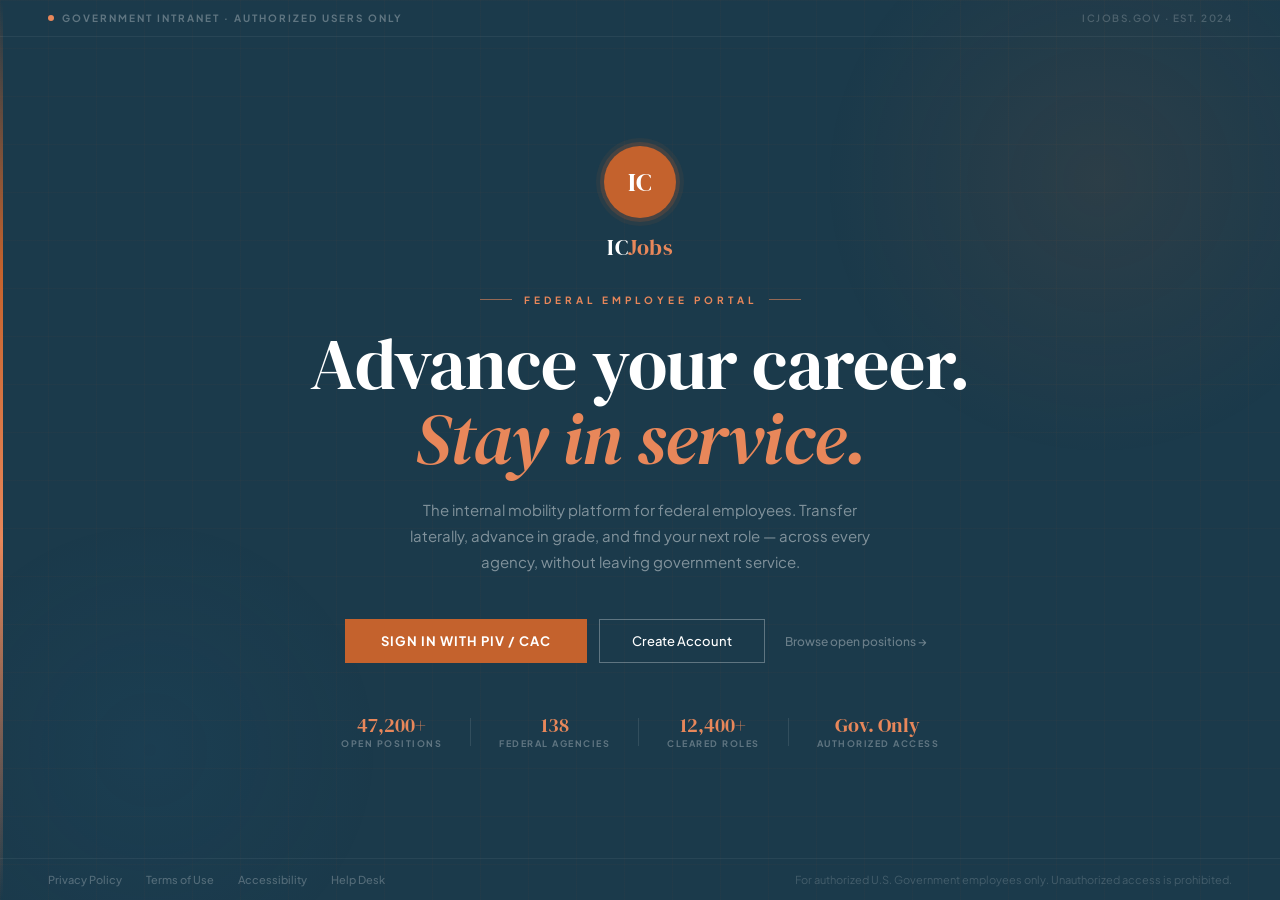
<file: splash/index.html>
<!DOCTYPE html>
<html lang="en">
<head>
<meta charset="UTF-8">
<meta name="viewport" content="width=device-width, initial-scale=1.0">
<title>Splash Page</title>
<link href="https://fonts.googleapis.com/css2?family=DM+Serif+Display:ital@0;1&family=Plus+Jakarta+Sans:wght@300;400;500;600;700&display=swap" rel="stylesheet">
<style>
:root {
  --bg:         #F4F1EC;
  --slate:      #1B3A4B;
  --slate-mid:  #2A5068;
  --slate-lt:   #3D6E88;
  --terra:      #C4622D;
  --terra-lt:   #E8875A;
  --terra-pale: #FBE8DC;
  --border:     #D8D2C8;
  --border-dk:  #BFB8AC;
  --muted:      #7A7A7A;
  --ink:        #1A1A1A;
}

*, *::before, *::after { margin: 0; padding: 0; box-sizing: border-box; }

body {
  font-family: 'Plus Jakarta Sans', sans-serif;
  background: var(--slate);
  color: #fff;
  height: 100vh;
  overflow: hidden;
  display: flex;
  flex-direction: column;
}

/* ── SCAN LINE ── */
.scan {
  position: fixed;
  top: -2px; left: 0; right: 0;
  height: 2px;
  background: linear-gradient(90deg, transparent, var(--terra), var(--terra-lt), var(--terra), transparent);
  animation: scanDown 3s ease-out forwards;
  z-index: 100;
  opacity: 0.9;
}
@keyframes scanDown {
  0%   { top: -2px; opacity: 1; }
  85%  { opacity: 0.6; }
  100% { top: 100vh; opacity: 0; }
}

/* ── GRID OVERLAY ── */
.grid-bg {
  position: fixed; inset: 0;
  background-image:
    linear-gradient(rgba(196,98,45,0.04) 1px, transparent 1px),
    linear-gradient(90deg, rgba(196,98,45,0.04) 1px, transparent 1px);
  background-size: 48px 48px;
  pointer-events: none;
  z-index: 0;
}

/* ── AMBIENT GLOWS ── */
.glow-a {
  position: fixed;
  right: -120px; top: -120px;
  width: 600px; height: 600px;
  background: radial-gradient(circle, rgba(196,98,45,0.1) 0%, transparent 65%);
  pointer-events: none; z-index: 0;
  animation: glowPulse 6s ease-in-out infinite;
}
.glow-b {
  position: fixed;
  left: -100px; bottom: -100px;
  width: 500px; height: 500px;
  background: radial-gradient(circle, rgba(30,111,166,0.07) 0%, transparent 65%);
  pointer-events: none; z-index: 0;
}
@keyframes glowPulse {
  0%, 100% { transform: scale(1); opacity: 1; }
  50% { transform: scale(1.08); opacity: 0.75; }
}

/* ── SECURITY BAR — top ── */
.sec-bar {
  position: relative; z-index: 10;
  display: flex; align-items: center; justify-content: space-between;
  padding: 12px 48px;
  border-bottom: 1px solid rgba(255,255,255,0.06);
  animation: fadeIn 0.6s 0.2s ease both;
}
.sec-bar-left {
  display: flex; align-items: center; gap: 8px;
  font-size: 10px; font-weight: 700;
  color: rgba(255,255,255,0.3);
  text-transform: uppercase; letter-spacing: 2px;
}
.sec-dot {
  width: 6px; height: 6px; border-radius: 50%;
  background: var(--terra-lt);
  animation: pulse 2s infinite;
}
@keyframes pulse { 0%,100%{opacity:1;transform:scale(1)} 50%{opacity:.4;transform:scale(1.4)} }
.sec-bar-right {
  font-size: 10px; color: rgba(255,255,255,0.2);
  letter-spacing: 1.5px; text-transform: uppercase; font-weight: 600;
}

/* ── MAIN STAGE ── */
.stage {
  flex: 1;
  display: flex;
  flex-direction: column;
  align-items: center;
  justify-content: center;
  position: relative; z-index: 1;
  padding: 0 48px;
  text-align: center;
}

/* ── LOGO MARK ── */
.logo-wrap {
  margin-bottom: 32px;
  animation: logoIn 0.9s 0.4s cubic-bezier(0.34, 1.56, 0.64, 1) both;
}
@keyframes logoIn {
  from { opacity: 0; transform: scale(0.6) rotate(-20deg); }
  to   { opacity: 1; transform: scale(1) rotate(0deg); }
}
.logo-hex {
  width: 72px; height: 72px;
  background: var(--terra);
  border-radius: 50%;
  display: flex; align-items: center; justify-content: center;
  font-family: 'DM Serif Display', serif;
  font-size: 26px; color: #fff;
  margin: 0 auto 14px;
  position: relative;
  transition: transform 0.3s;
  box-shadow: 0 0 0 4px rgba(196,98,45,0.2), 0 0 0 8px rgba(196,98,45,0.08);
}
.logo-hex:hover { transform: scale(1.06); }
/* outer ring */
.logo-hex::before {
  content: '';
  position: absolute; inset: -8px;
  border-radius: 50%;
  background: rgba(196,98,45,0.15);
  animation: ringPulse 2.5s 1.3s ease both;
}
@keyframes ringPulse {
  0% { opacity: 0; transform: scale(0.8); }
  50% { opacity: 1; }
  100% { opacity: 0; transform: scale(1.4); }
}
.logo-name {
  font-family: 'DM Serif Display', serif;
  font-size: 22px; color: #fff; letter-spacing: 0.5px;
}
.logo-name span { color: var(--terra-lt); }

/* ── EYEBROW ── */
.eyebrow {
  font-size: 10px; font-weight: 700; color: var(--terra-lt);
  text-transform: uppercase; letter-spacing: 4px;
  margin-bottom: 20px;
  display: flex; align-items: center; gap: 12px;
  animation: fadeUp 0.7s 0.9s ease both;
}
.eyebrow::before, .eyebrow::after {
  content: ''; display: block; width: 32px; height: 1px; background: var(--terra-lt); opacity: 0.6;
}

/* ── HEADLINE ── */
.headline {
  font-family: 'DM Serif Display', serif;
  font-size: clamp(40px, 6vw, 72px);
  font-weight: 400;
  line-height: 1.05;
  letter-spacing: -1px;
  margin-bottom: 20px;
  max-width: 760px;
  animation: fadeUp 0.8s 1.05s ease both;
}
.headline em {
  color: var(--terra-lt);
  font-style: italic;
}

/* ── SUBTEXT ── */
.subtext {
  font-size: 15px; font-weight: 400;
  color: rgba(255,255,255,0.45);
  max-width: 460px;
  line-height: 1.75;
  margin-bottom: 44px;
  animation: fadeUp 0.7s 1.2s ease both;
}

/* ── CTA BUTTONS ── */
.cta-row {
  display: flex; gap: 12px; align-items: center;
  animation: fadeUp 0.7s 1.35s ease both;
  margin-bottom: 52px;
}
.btn-primary {
  padding: 14px 36px;
  background: var(--terra); color: #fff; border: none;
  font-family: 'Plus Jakarta Sans', sans-serif;
  font-size: 13px; font-weight: 700;
  text-transform: uppercase; letter-spacing: 1px;
  cursor: pointer; transition: all 0.2s;
}
.btn-primary:hover { background: var(--terra-lt); transform: translateY(-2px); box-shadow: 0 8px 24px rgba(196,98,45,0.35); }
.btn-ghost {
  padding: 13px 32px;
  border: 1px solid rgba(255,255,255,0.3); color: #fff;
  background: transparent;
  font-family: 'Plus Jakarta Sans', sans-serif;
  font-size: 13px; font-weight: 500;
  cursor: pointer; transition: all 0.2s;
}
.btn-ghost:hover { background: rgba(255,255,255,0.08); border-color: rgba(255,255,255,0.5); }
.btn-text {
  font-size: 12px; color: rgba(255,255,255,0.35);
  background: none; border: none; cursor: pointer;
  font-family: 'Plus Jakarta Sans', sans-serif;
  transition: color 0.2s; font-weight: 500;
  padding: 13px 8px;
}
.btn-text:hover { color: rgba(255,255,255,0.7); }

/* ── TRUST STRIP ── */
.trust-strip {
  display: flex; align-items: center; gap: 28px;
  animation: fadeUp 0.6s 1.5s ease both;
}
.trust-div {
  width: 1px; height: 28px;
  background: rgba(255,255,255,0.1);
}
.trust-item {
  display: flex; flex-direction: column; align-items: center; gap: 3px;
}
.trust-n {
  font-family: 'DM Serif Display', serif;
  font-size: 20px; color: var(--terra-lt); line-height: 1;
}
.trust-l {
  font-size: 9px; color: rgba(255,255,255,0.3);
  text-transform: uppercase; letter-spacing: 1.5px; font-weight: 700;
}

/* ── BOTTOM BAR ── */
.bottom-bar {
  position: relative; z-index: 10;
  display: flex; align-items: center; justify-content: space-between;
  padding: 14px 48px;
  border-top: 1px solid rgba(255,255,255,0.06);
  animation: fadeIn 0.6s 1.6s ease both;
}
.bottom-links { display: flex; gap: 24px; }
.bottom-links a {
  font-size: 11px; color: rgba(255,255,255,0.25);
  text-decoration: none; transition: color 0.2s; font-weight: 500;
}
.bottom-links a:hover { color: rgba(255,255,255,0.55); }
.bottom-copy { font-size: 11px; color: rgba(255,255,255,0.18); }

/* ── TERRA ACCENT LINE (left edge) ── */
.accent-line {
  position: fixed; left: 0; top: 0; bottom: 0;
  width: 3px;
  background: linear-gradient(180deg, transparent 0%, var(--terra) 30%, var(--terra-lt) 60%, transparent 100%);
  z-index: 5;
  animation: lineIn 1.2s 0.6s ease both;
}
@keyframes lineIn {
  from { opacity: 0; transform: scaleY(0); transform-origin: top; }
  to { opacity: 1; transform: scaleY(1); }
}

/* ── SHARED ANIMATIONS ── */
@keyframes fadeUp {
  from { opacity: 0; transform: translateY(16px); }
  to   { opacity: 1; transform: translateY(0); }
}
@keyframes fadeIn {
  from { opacity: 0; }
  to   { opacity: 1; }
}
</style>
</head>
<body>

<div class="scan"></div>
<div class="grid-bg"></div>
<div class="glow-a"></div>
<div class="glow-b"></div>
<div class="accent-line"></div>

<!-- TOP BAR -->
<div class="sec-bar">
  <div class="sec-bar-left">
    <div class="sec-dot"></div>
    Government Intranet · Authorized Users Only
  </div>
  <div class="sec-bar-right">icjobs.gov · EST. 2024</div>
</div>

<!-- MAIN CONTENT -->
<div class="stage">

  <!-- Logo -->
  <div class="logo-wrap">
    <div class="logo-hex">IC</div>
    <div class="logo-name">IC<span>Jobs</span></div>
  </div>

  <!-- Eyebrow -->
  <div class="eyebrow">Federal Employee Portal</div>

  <!-- Headline -->
  <h1 class="headline">
    Advance your career.<br><em>Stay in service.</em>
  </h1>

  <!-- Sub -->
  <p class="subtext">
    The internal mobility platform for federal employees. Transfer laterally, advance in grade, and find your next role — across every agency, without leaving government service.
  </p>

  <!-- CTAs -->
  <div class="cta-row">
    <button class="btn-primary" onclick="window.location.href='#'">Sign In with PIV / CAC</button>
    <button class="btn-ghost" onclick="window.location.href='#'">Create Account</button>
    <button class="btn-text" onclick="window.location.href='#'">Browse open positions →</button>
  </div>

  <!-- Trust strip -->
  <div class="trust-strip">
    <div class="trust-item">
      <div class="trust-n">47,200+</div>
      <div class="trust-l">Open Positions</div>
    </div>
    <div class="trust-div"></div>
    <div class="trust-item">
      <div class="trust-n">138</div>
      <div class="trust-l">Federal Agencies</div>
    </div>
    <div class="trust-div"></div>
    <div class="trust-item">
      <div class="trust-n">12,400+</div>
      <div class="trust-l">Cleared Roles</div>
    </div>
    <div class="trust-div"></div>
    <div class="trust-item">
      <div class="trust-n">Gov. Only</div>
      <div class="trust-l">Authorized Access</div>
    </div>
  </div>

</div>

<!-- BOTTOM BAR -->
<div class="bottom-bar">
  <div class="bottom-links">
    <a href="#">Privacy Policy</a>
    <a href="#">Terms of Use</a>
    <a href="#">Accessibility</a>
    <a href="#">Help Desk</a>
  </div>
  <div class="bottom-copy">For authorized U.S. Government employees only. Unauthorized access is prohibited.</div>
</div>

</body>
</html>
</file>
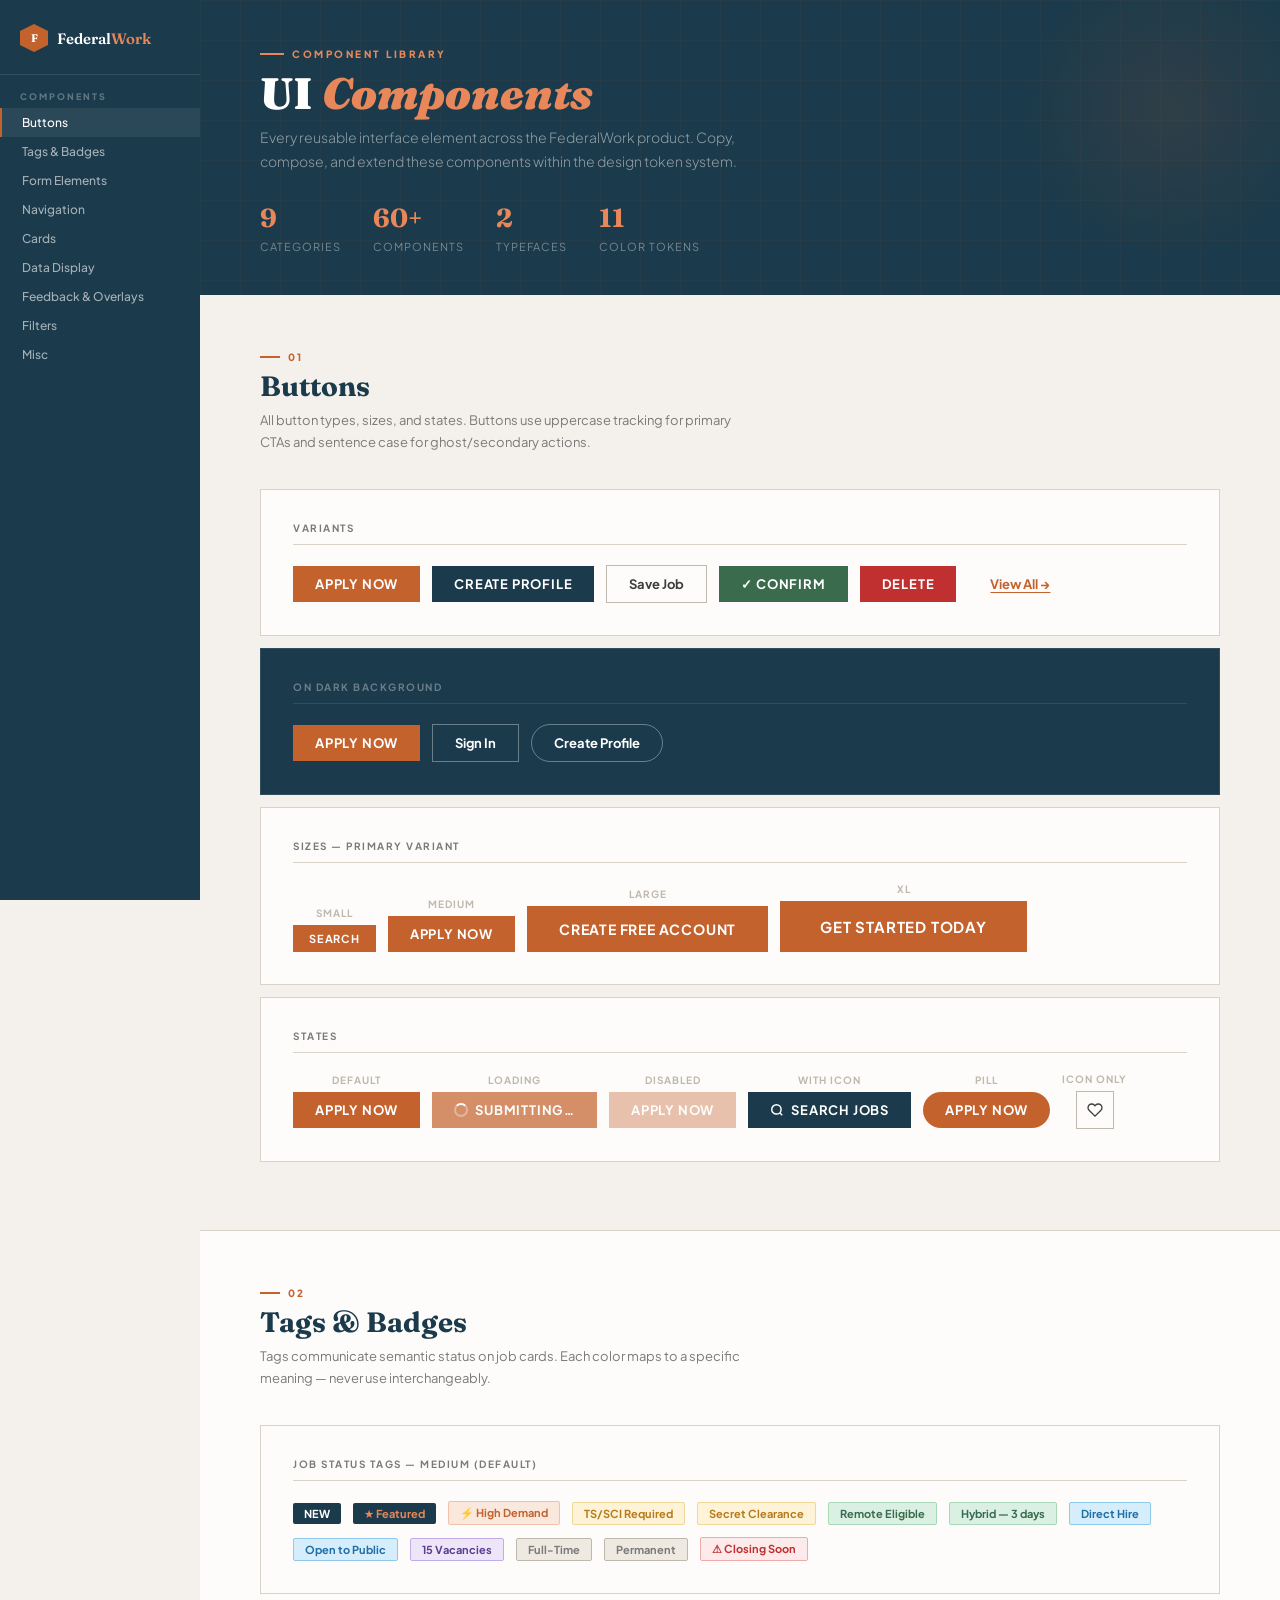
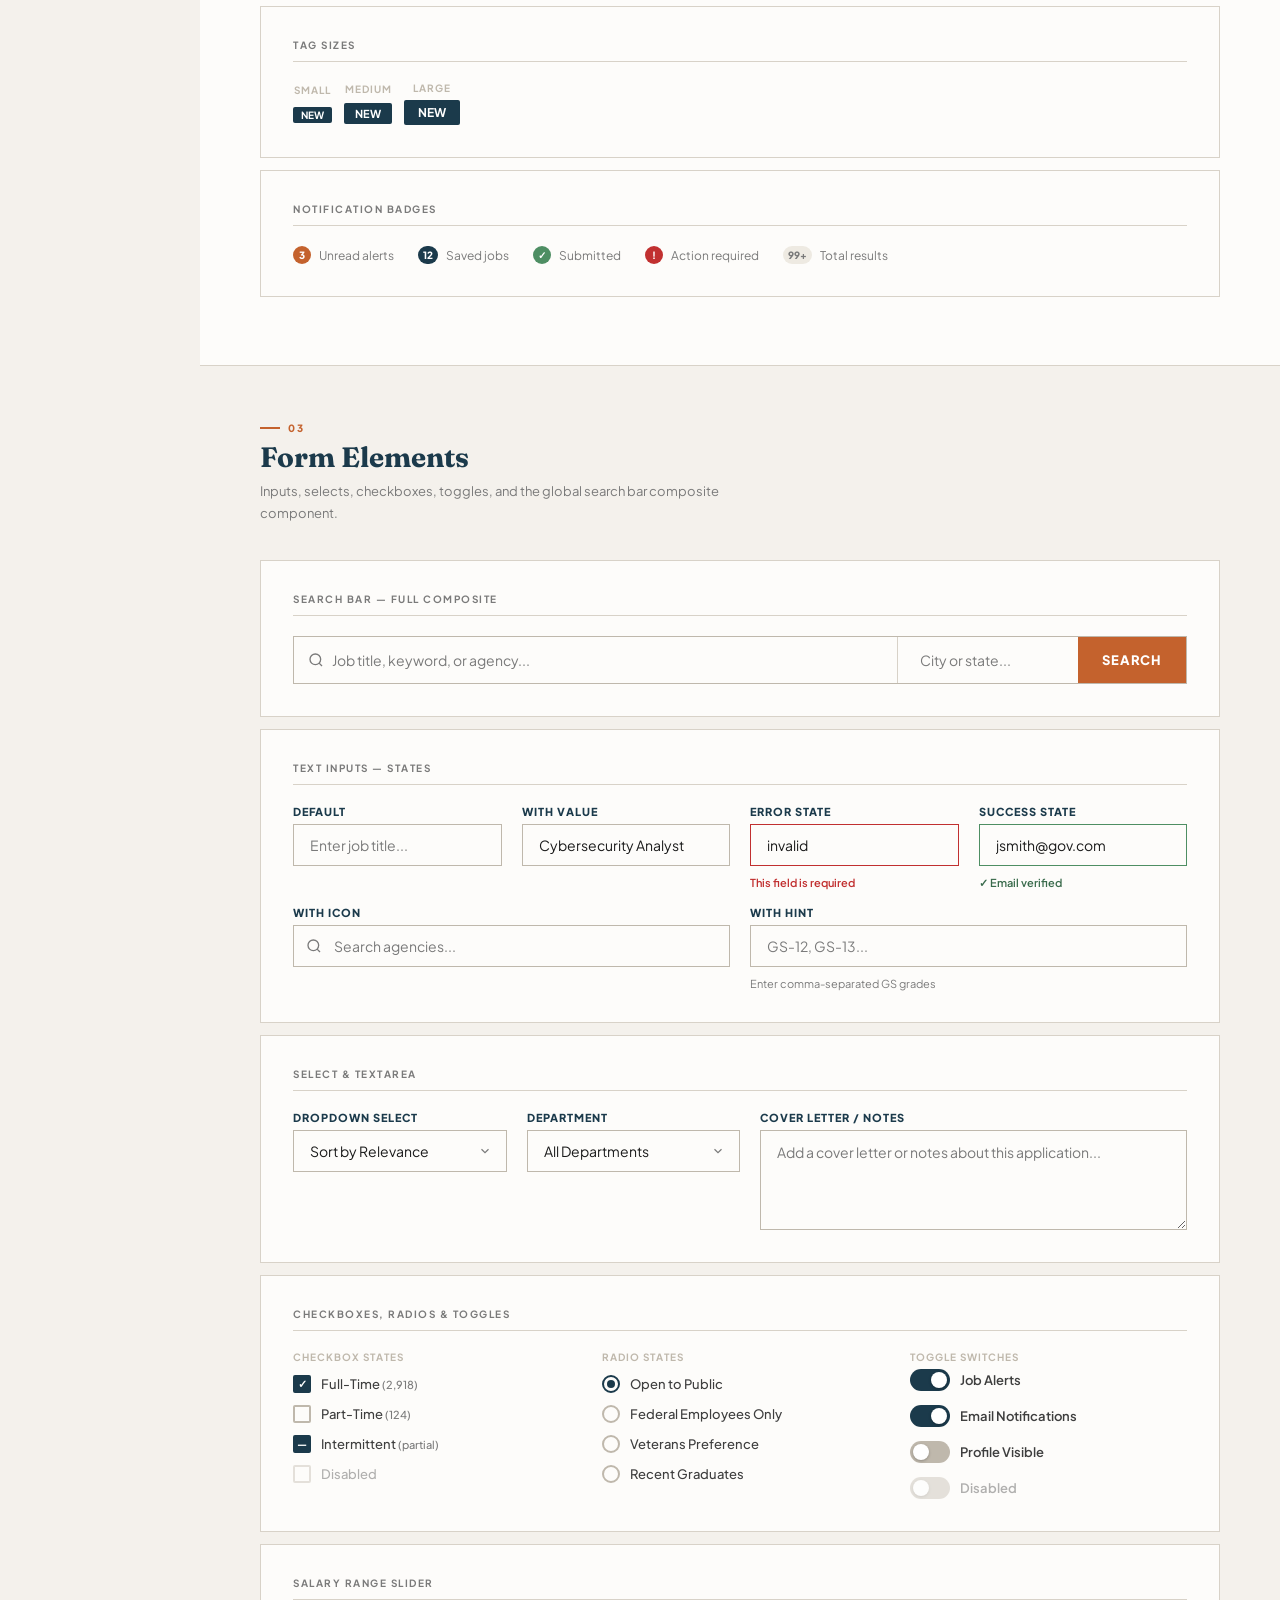
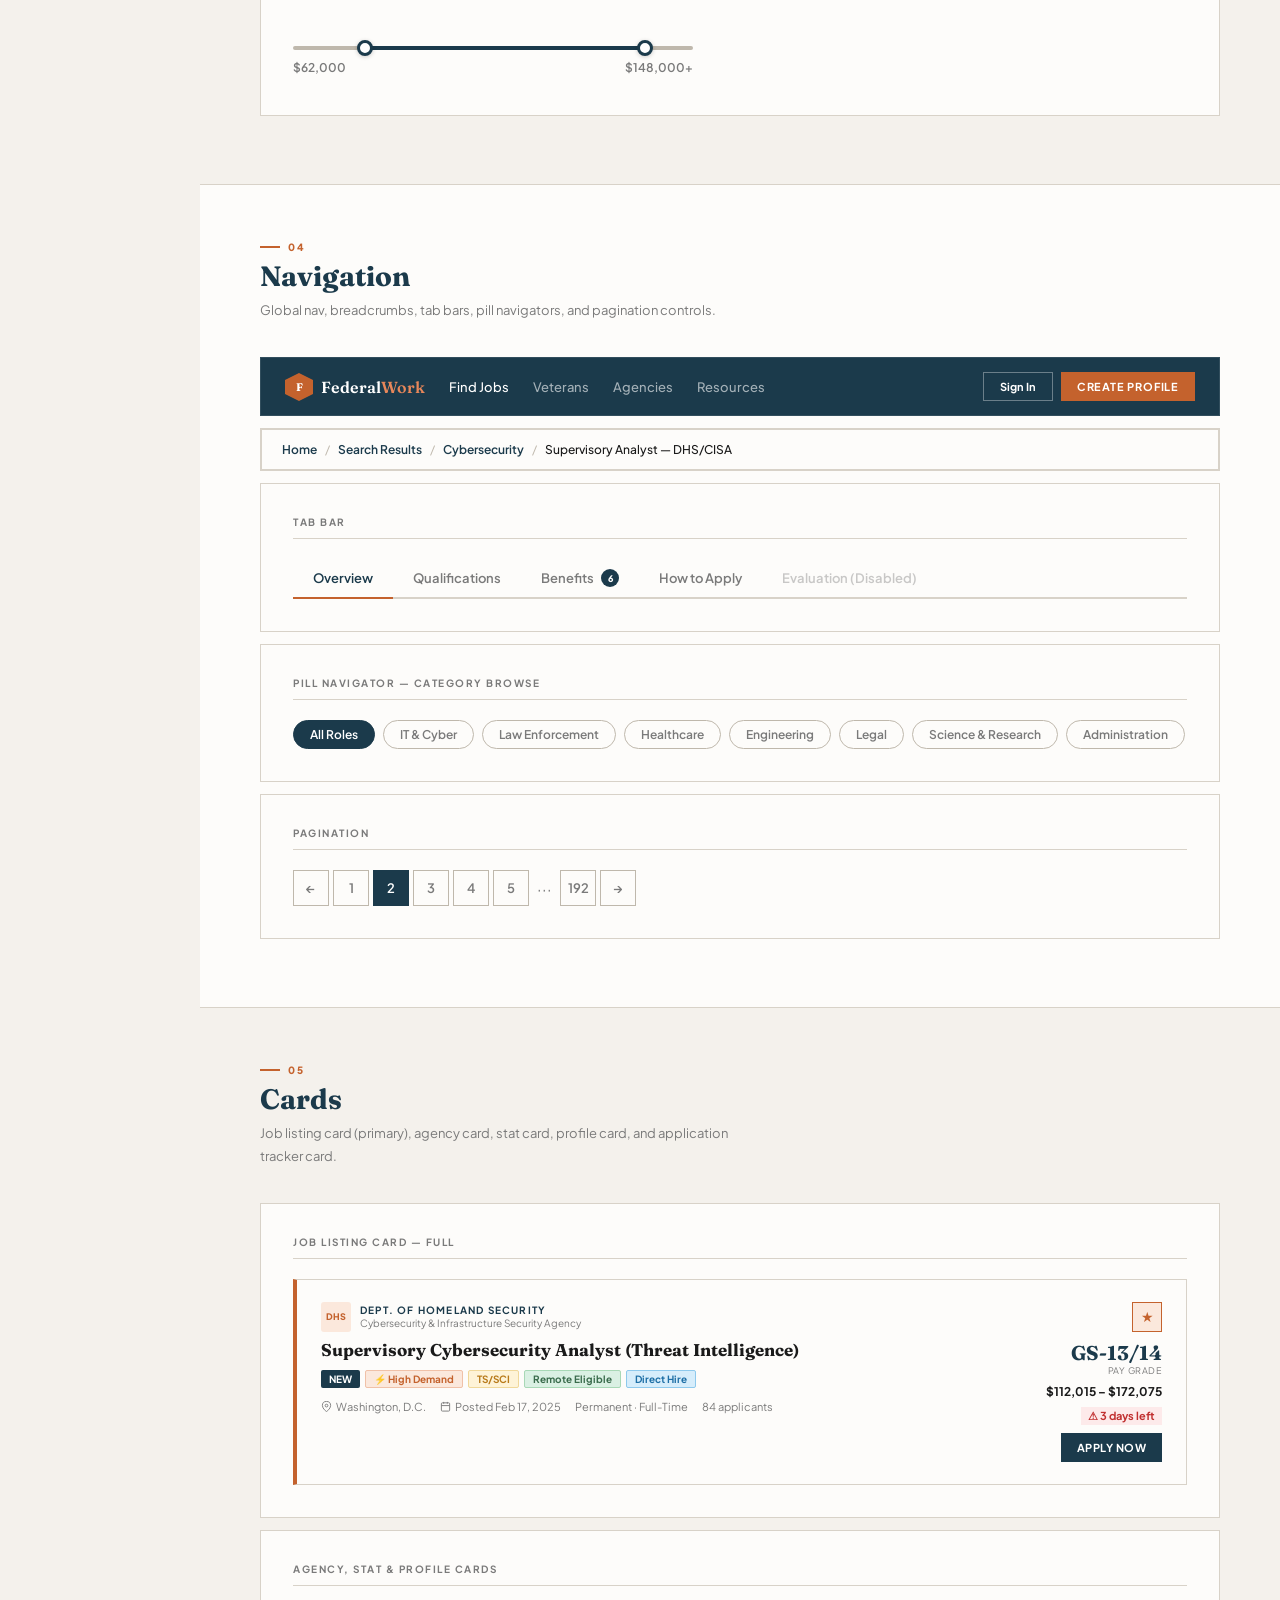
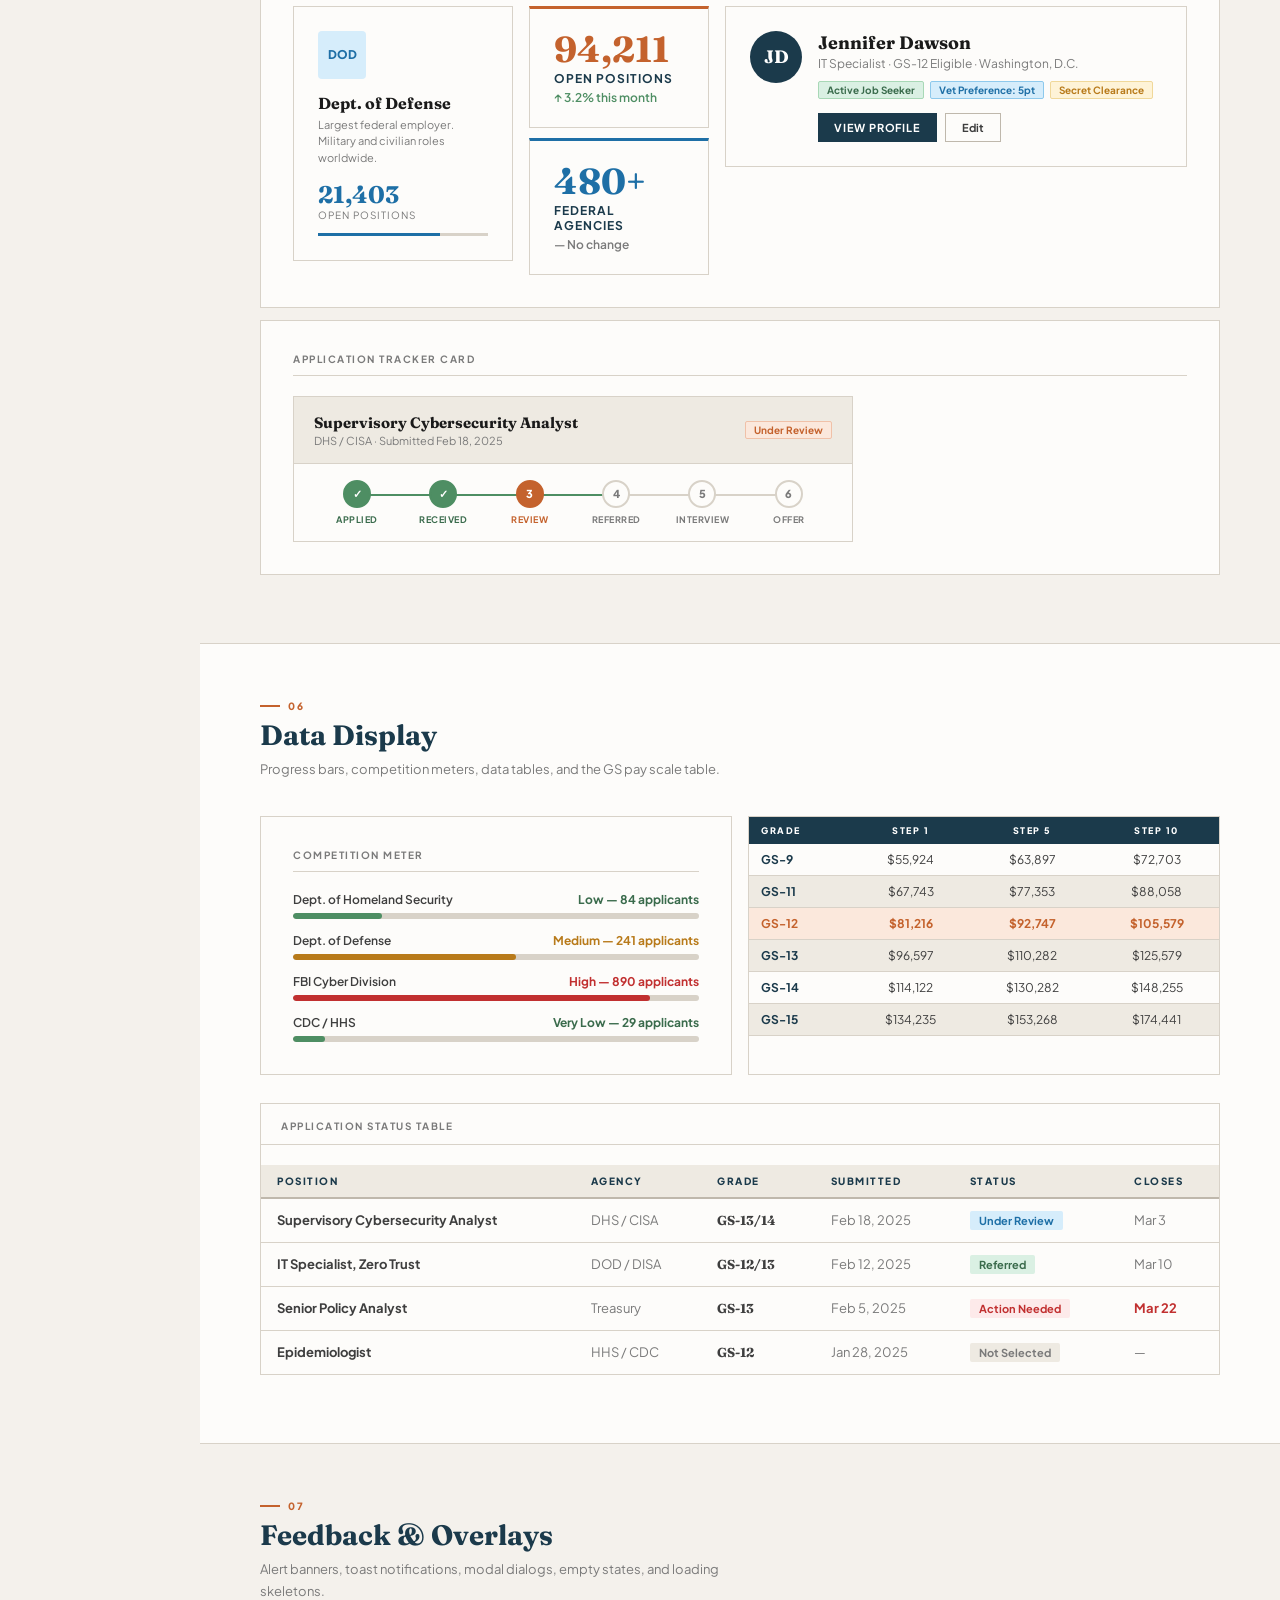
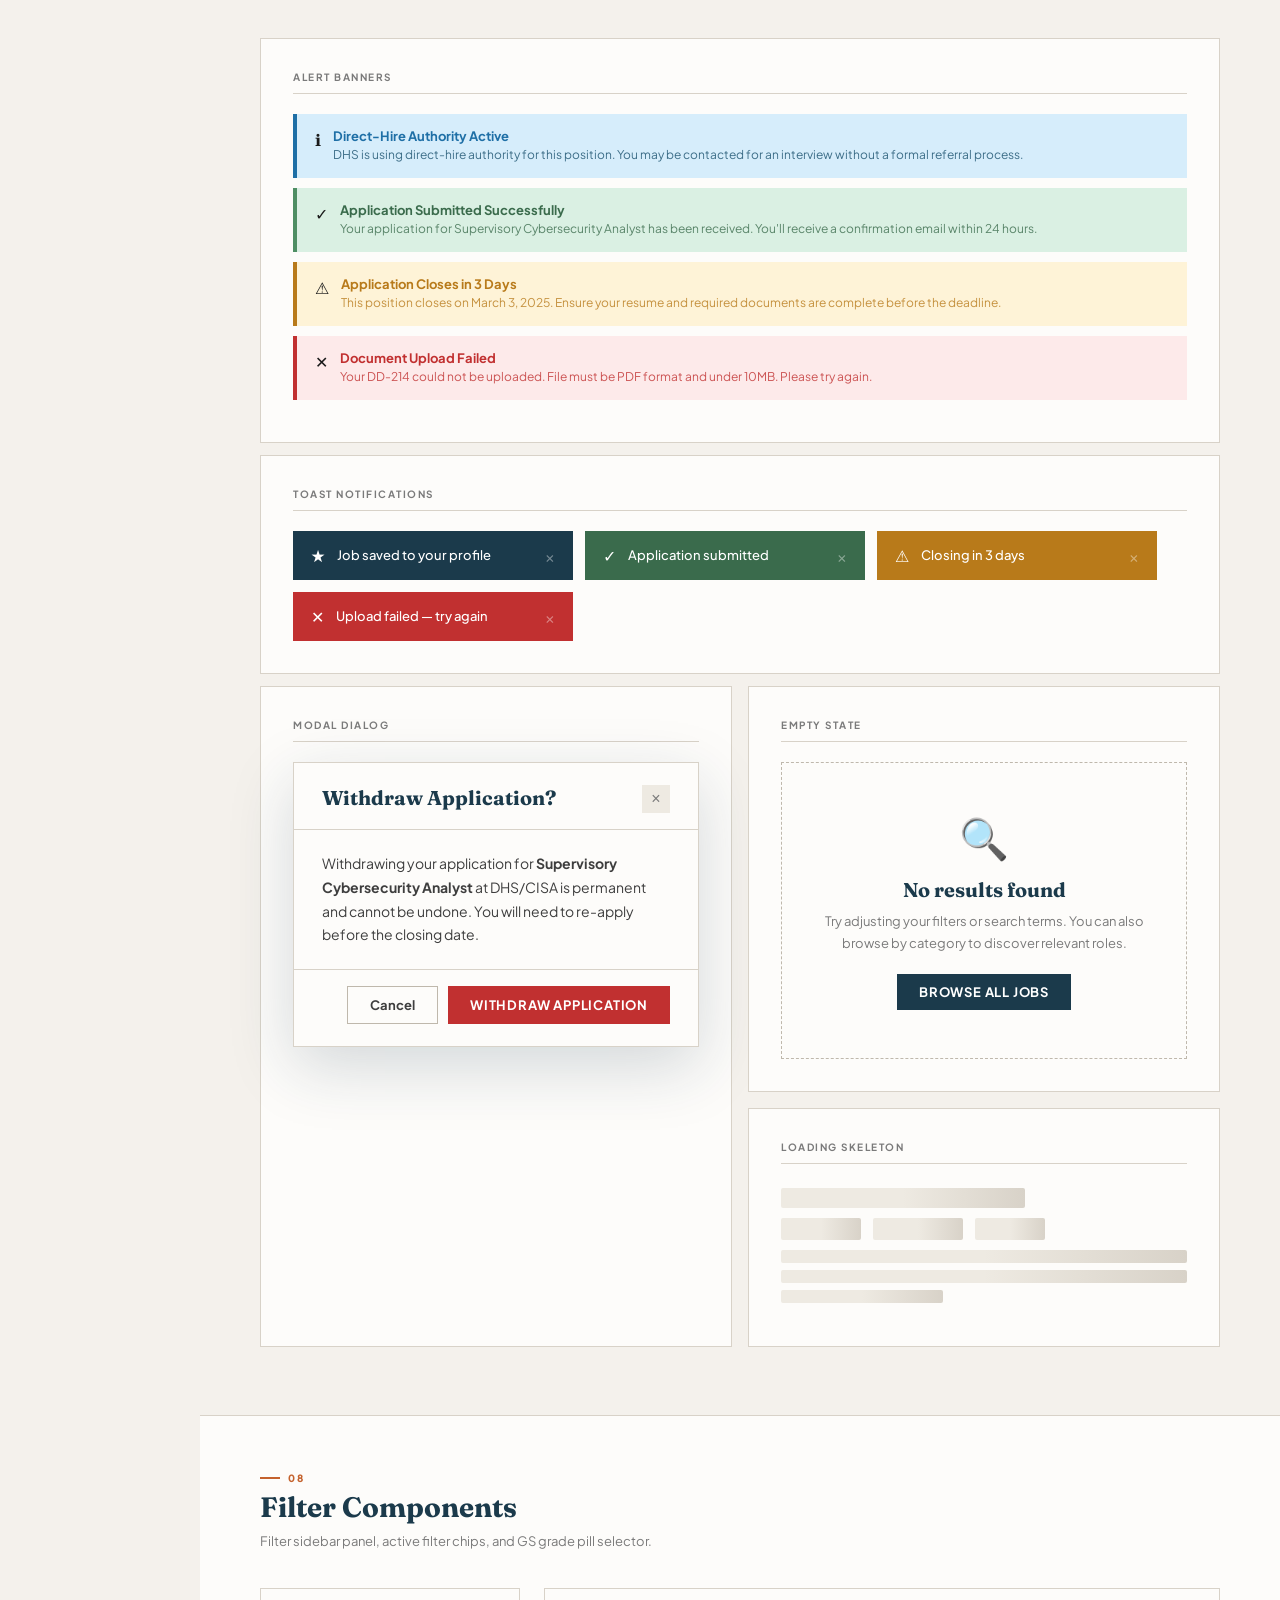
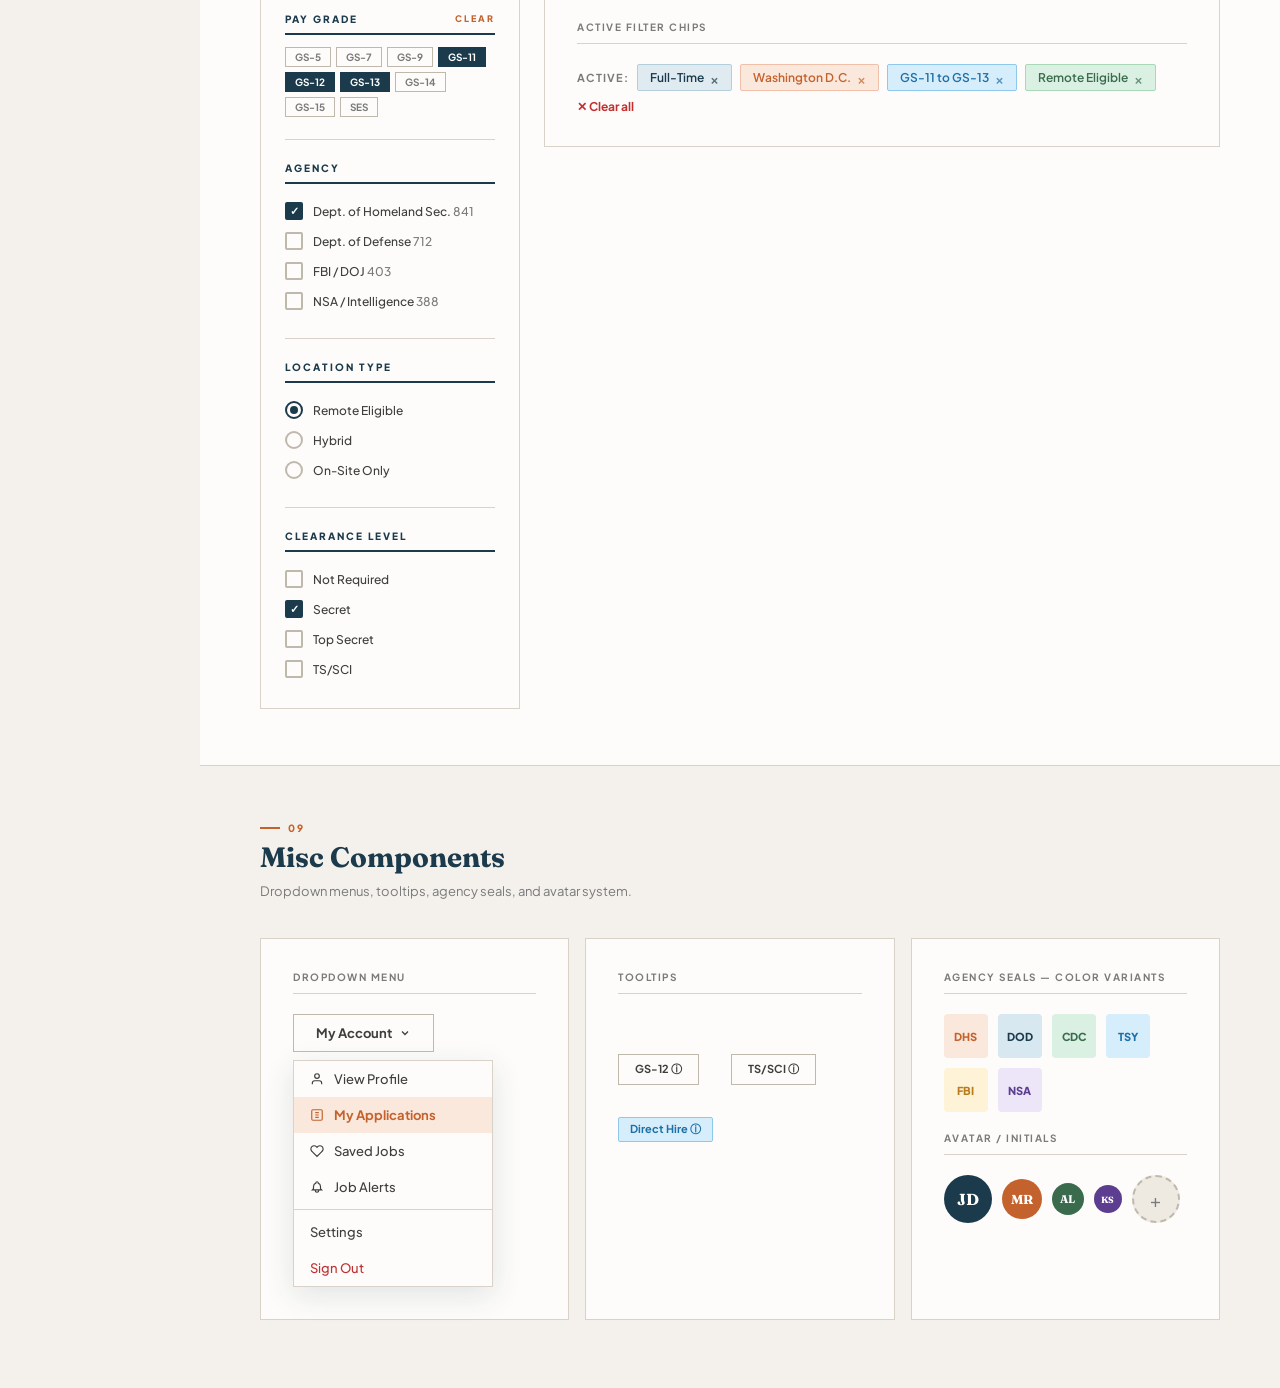
<file: components/component-forms.html>
<!DOCTYPE html>
<html lang="en">
<head>
<meta charset="UTF-8">
<meta name="viewport" content="width=device-width, initial-scale=1.0">
<title>FederalWork — Component Library</title>
<link href="https://fonts.googleapis.com/css2?family=Fraunces:ital,wght@0,400;0,600;0,700;0,900;1,400;1,600&family=Plus+Jakarta+Sans:wght@300;400;500;600;700;800&display=swap" rel="stylesheet">
<style>
  :root {
    --bg:         #F4F1EC;
    --bg-white:   #FDFCFA;
    --bg-panel:   #EEEAE2;
    --slate:      #1B3A4B;
    --slate-mid:  #2A5068;
    --slate-lt:   #3D6E88;
    --terra:      #C4622D;
    --terra-lt:   #E8875A;
    --terra-pale: #FBE8DC;
    --sage:       #3A6B4C;
    --sage-lt:    #4E8E63;
    --sage-pale:  #DAF0E3;
    --sky:        #1E6FA6;
    --sky-pale:   #D6EDFB;
    --amber:      #B87A1A;
    --amber-pale: #FEF3D7;
    --violet:     #5C3D8F;
    --violet-pale:#EDE6F9;
    --red:        #C13030;
    --red-pale:   #FDEAEA;
    --ink:        #1A1A1A;
    --ink-mid:    #3E3E3E;
    --muted:      #7A7A7A;
    --border:     #D8D2C8;
    --border-dk:  #BFB8AC;
    --white:      #FFFFFF;
  }
  * { margin: 0; padding: 0; box-sizing: border-box; }
  body { font-family: 'Plus Jakarta Sans', sans-serif; background: var(--bg); color: var(--ink); }

  /* ── SIDEBAR ── */
  .sidebar {
    position: fixed; left: 0; top: 0; bottom: 0; width: 200px;
    background: var(--slate); overflow-y: auto; z-index: 50;
    padding: 24px 0;
  }
  .sidebar::-webkit-scrollbar { width: 3px; }
  .sidebar::-webkit-scrollbar-thumb { background: rgba(255,255,255,0.15); }
  .sb-logo { display: flex; align-items: center; gap: 9px; padding: 0 20px 22px; border-bottom: 1px solid rgba(255,255,255,0.1); margin-bottom: 16px; }
  .sb-mark { width: 28px; height: 28px; background: var(--terra); clip-path: polygon(50% 0%,100% 25%,100% 75%,50% 100%,0% 75%,0% 25%); display: flex; align-items: center; justify-content: center; font-family: 'Fraunces', serif; font-size: 11px; font-weight: 700; color: #fff; flex-shrink: 0; }
  .sb-name { font-family: 'Fraunces', serif; font-size: 15px; font-weight: 600; color: #fff; }
  .sb-name span { color: var(--terra-lt); }
  .sb-section { font-size: 9px; font-weight: 800; color: rgba(255,255,255,0.3); text-transform: uppercase; letter-spacing: 2px; padding: 0 20px 6px; margin-top: 4px; }
  .sidebar a { display: block; padding: 7px 20px; font-size: 12px; font-weight: 500; color: rgba(255,255,255,0.6); text-decoration: none; transition: all 0.18s; border-left: 2px solid transparent; }
  .sidebar a:hover { color: #fff; background: rgba(255,255,255,0.06); }
  .sidebar a.active { color: #fff; border-left-color: var(--terra); background: rgba(255,255,255,0.07); }

  /* ── MAIN ── */
  .main { margin-left: 200px; }

  /* ── PAGE HEADER ── */
  .page-header {
    background: var(--slate); padding: 48px 60px 40px; position: relative; overflow: hidden;
  }
  .page-header::before { content: ''; position: absolute; inset: 0; background-image: linear-gradient(rgba(196,98,45,0.05) 1px, transparent 1px), linear-gradient(90deg, rgba(196,98,45,0.05) 1px, transparent 1px); background-size: 40px 40px; }
  .page-header::after { content: ''; position: absolute; right: -40px; top: -40px; width: 300px; height: 300px; background: radial-gradient(circle, rgba(196,98,45,0.12) 0%, transparent 70%); }
  .ph-eyebrow { font-size: 10px; font-weight: 800; color: var(--terra-lt); text-transform: uppercase; letter-spacing: 2.5px; margin-bottom: 10px; position: relative; z-index: 1; display: flex; align-items: center; gap: 8px; }
  .ph-eyebrow::before { content: ''; display: block; width: 24px; height: 2px; background: var(--terra-lt); }
  .page-header h1 { font-family: 'Fraunces', serif; font-size: 44px; font-weight: 900; color: #fff; line-height: 1.05; position: relative; z-index: 1; }
  .page-header h1 em { color: var(--terra-lt); font-style: italic; }
  .page-header p { font-size: 14px; color: rgba(255,255,255,0.5); margin-top: 10px; max-width: 480px; line-height: 1.7; position: relative; z-index: 1; font-weight: 300; }
  .ph-stats { display: flex; gap: 32px; margin-top: 28px; position: relative; z-index: 1; }
  .ph-stat strong { font-family: 'Fraunces', serif; font-size: 26px; font-weight: 700; color: var(--terra-lt); display: block; }
  .ph-stat span { font-size: 11px; color: rgba(255,255,255,0.4); text-transform: uppercase; letter-spacing: 1px; }

  /* ── SECTION STRUCTURE ── */
  .comp-section { padding: 56px 60px; border-bottom: 1px solid var(--border); }
  .comp-section:last-child { border-bottom: none; }
  .comp-section.alt { background: var(--bg-white); }

  .cs-header { margin-bottom: 36px; display: flex; align-items: flex-end; justify-content: space-between; gap: 24px; flex-wrap: wrap; }
  .cs-left {}
  .cs-eyebrow { font-size: 10px; font-weight: 800; color: var(--terra); text-transform: uppercase; letter-spacing: 2px; margin-bottom: 6px; display: flex; align-items: center; gap: 8px; }
  .cs-eyebrow::before { content: ''; display: block; width: 20px; height: 2px; background: var(--terra); }
  .cs-h2 { font-family: 'Fraunces', serif; font-size: 28px; font-weight: 700; color: var(--slate); }
  .cs-desc { font-size: 13px; color: var(--muted); margin-top: 6px; max-width: 500px; line-height: 1.7; }
  .cs-tag { font-size: 10px; padding: 4px 12px; background: var(--bg-panel); border: 1px solid var(--border-dk); color: var(--muted); font-weight: 700; letter-spacing: 0.5px; }

  /* ── COMPONENT CANVAS ── */
  .canvas { background: var(--bg-white); border: 1px solid var(--border); padding: 32px; margin-bottom: 12px; }
  .canvas.dark { background: var(--slate); border-color: rgba(255,255,255,0.1); }
  .canvas.neutral { background: var(--bg-panel); }
  .canvas-label { font-size: 10px; font-weight: 700; color: var(--muted); text-transform: uppercase; letter-spacing: 1.5px; margin-bottom: 20px; padding-bottom: 10px; border-bottom: 1px solid var(--border); }
  .canvas.dark .canvas-label { border-bottom-color: rgba(255,255,255,0.1); color: rgba(255,255,255,0.35); }
  .comp-row { display: flex; gap: 12px; flex-wrap: wrap; align-items: center; margin-bottom: 16px; }
  .comp-row:last-child { margin-bottom: 0; }
  .comp-col { display: flex; flex-direction: column; gap: 12px; }
  .comp-label { font-size: 10px; font-weight: 700; color: var(--border-dk); text-transform: uppercase; letter-spacing: 1px; margin-bottom: 6px; }

  /* ════════════════════════════
     BUTTONS
  ════════════════════════════ */
  .btn { display: inline-flex; align-items: center; gap: 7px; font-family: 'Plus Jakarta Sans', sans-serif; font-weight: 700; cursor: pointer; transition: all 0.2s; border: none; white-space: nowrap; }

  /* Variants */
  .btn-primary   { background: var(--terra); color: #fff; text-transform: uppercase; letter-spacing: 0.8px; }
  .btn-secondary { background: var(--slate); color: #fff; text-transform: uppercase; letter-spacing: 0.8px; }
  .btn-ghost     { background: transparent; border: 1.5px solid var(--border-dk); color: var(--ink-mid); }
  .btn-ghost-slate { background: transparent; border: 1.5px solid rgba(255,255,255,0.35); color: #fff; }
  .btn-danger    { background: var(--red); color: #fff; text-transform: uppercase; letter-spacing: 0.8px; }
  .btn-sage      { background: var(--sage); color: #fff; text-transform: uppercase; letter-spacing: 0.8px; }
  .btn-text      { background: transparent; border: none; color: var(--terra); font-weight: 700; text-decoration: underline; text-underline-offset: 3px; padding: 0; }

  /* Sizes */
  .btn-sm  { font-size: 11px; padding: 7px 16px; }
  .btn-md  { font-size: 13px; padding: 10px 22px; }
  .btn-lg  { font-size: 14px; padding: 14px 32px; }
  .btn-xl  { font-size: 15px; padding: 16px 40px; }
  .btn-icon-only { padding: 10px; }

  .btn-primary:hover  { background: var(--terra-lt); }
  .btn-secondary:hover{ background: var(--slate-mid); }
  .btn-ghost:hover    { border-color: var(--slate); color: var(--slate); }
  .btn-ghost-slate:hover { background: rgba(255,255,255,0.1); }
  .btn-danger:hover   { opacity: 0.85; }
  .btn-sage:hover     { background: var(--sage-lt); }

  .btn-loading { opacity: 0.7; pointer-events: none; }
  .btn-disabled { opacity: 0.38; pointer-events: none; }

  .btn-pill { border-radius: 999px; }

  .spinner { width: 14px; height: 14px; border: 2px solid rgba(255,255,255,0.35); border-top-color: #fff; border-radius: 50%; animation: spin 0.7s linear infinite; flex-shrink: 0; }
  @keyframes spin { to { transform: rotate(360deg); } }

  /* ════════════════════════════
     TAGS / BADGES
  ════════════════════════════ */
  .tag { display: inline-flex; align-items: center; gap: 5px; font-family: 'Plus Jakarta Sans', sans-serif; font-weight: 700; border-radius: 2px; }
  .tag-sm { font-size: 10px; padding: 2px 8px; }
  .tag-md { font-size: 11px; padding: 4px 11px; }
  .tag-lg { font-size: 12px; padding: 5px 14px; }

  .tag-new      { background: var(--slate); color: #fff; }
  .tag-hot      { background: var(--terra-pale); color: var(--terra); border: 1px solid #F0C1A8; }
  .tag-clearance{ background: var(--amber-pale); color: var(--amber); border: 1px solid #F0D89A; }
  .tag-remote   { background: var(--sage-pale);  color: var(--sage);  border: 1px solid #A8D8B6; }
  .tag-direct   { background: var(--sky-pale);   color: var(--sky);   border: 1px solid #8EC9EC; }
  .tag-multi    { background: var(--violet-pale); color: var(--violet);border: 1px solid #C3ABEA; }
  .tag-neutral  { background: var(--bg-panel);    color: var(--muted); border: 1px solid var(--border-dk); }
  .tag-urgent   { background: var(--red-pale);    color: var(--red);   border: 1px solid #F0AAAA; }
  .tag-featured { background: var(--slate); color: var(--terra-lt); border: none; }

  /* Dot badge */
  .badge { display: inline-flex; align-items: center; justify-content: center; font-size: 10px; font-weight: 800; min-width: 18px; height: 18px; padding: 0 5px; border-radius: 99px; }
  .badge-terra   { background: var(--terra);   color: #fff; }
  .badge-slate   { background: var(--slate);   color: #fff; }
  .badge-muted   { background: var(--bg-panel); color: var(--muted); }
  .badge-red     { background: var(--red);      color: #fff; }
  .badge-sage    { background: var(--sage-lt);  color: #fff; }

  /* ════════════════════════════
     FORM ELEMENTS
  ════════════════════════════ */
  .form-group { display: flex; flex-direction: column; gap: 6px; }
  .form-label { font-size: 11px; font-weight: 800; color: var(--slate); text-transform: uppercase; letter-spacing: 1px; }
  .form-hint  { font-size: 11px; color: var(--muted); margin-top: 4px; }
  .form-error { font-size: 11px; color: var(--red); margin-top: 4px; font-weight: 600; }

  .input {
    padding: 11px 16px; border: 1.5px solid var(--border-dk); background: var(--bg-white);
    font-family: 'Plus Jakarta Sans', sans-serif; font-size: 14px; color: var(--ink);
    outline: none; transition: border-color 0.2s; width: 100%;
  }
  .input::placeholder { color: var(--muted); }
  .input:focus { border-color: var(--slate); }
  .input.input-error { border-color: var(--red); }
  .input.input-success { border-color: var(--sage-lt); }

  .input-icon-wrap { position: relative; }
  .input-icon-wrap .input { padding-left: 40px; }
  .input-icon { position: absolute; left: 13px; top: 50%; transform: translateY(-50%); color: var(--muted); pointer-events: none; }

  .select {
    padding: 11px 40px 11px 16px; border: 1.5px solid var(--border-dk); background: var(--bg-white);
    font-family: 'Plus Jakarta Sans', sans-serif; font-size: 14px; color: var(--ink);
    outline: none; cursor: pointer; transition: border-color 0.2s; width: 100%;
    appearance: none;
    background-image: url("data:image/svg+xml,%3Csvg xmlns='http://www.w3.org/2000/svg' width='14' height='14' fill='none' stroke='%237A7A7A' stroke-width='2' viewBox='0 0 24 24'%3E%3Cpath d='M6 9l6 6 6-6'/%3E%3C/svg%3E");
    background-repeat: no-repeat; background-position: right 14px center;
  }
  .select:focus { border-color: var(--slate); }

  .textarea {
    padding: 12px 16px; border: 1.5px solid var(--border-dk); background: var(--bg-white);
    font-family: 'Plus Jakarta Sans', sans-serif; font-size: 14px; color: var(--ink);
    outline: none; transition: border-color 0.2s; width: 100%; resize: vertical; min-height: 100px;
  }
  .textarea::placeholder { color: var(--muted); }
  .textarea:focus { border-color: var(--slate); }

  /* Checkbox & Radio */
  .check-row { display: flex; align-items: center; gap: 10px; cursor: pointer; padding: 6px 0; }
  .check-box {
    width: 18px; height: 18px; flex-shrink: 0;
    border: 2px solid var(--border-dk); background: var(--bg-white);
    display: flex; align-items: center; justify-content: center;
    transition: all 0.15s; border-radius: 2px;
  }
  .check-box.checked { background: var(--slate); border-color: var(--slate); }
  .check-box.checked::after { content: '✓'; font-size: 11px; color: #fff; font-weight: 800; }
  .check-box.indeterminate { background: var(--slate); border-color: var(--slate); }
  .check-box.indeterminate::after { content: '—'; font-size: 10px; color: #fff; font-weight: 800; }
  .radio-dot {
    width: 18px; height: 18px; flex-shrink: 0;
    border: 2px solid var(--border-dk); background: var(--bg-white);
    border-radius: 50%; display: flex; align-items: center; justify-content: center;
    transition: all 0.15s;
  }
  .radio-dot.checked { border-color: var(--slate); }
  .radio-dot.checked::after { content: ''; width: 8px; height: 8px; background: var(--slate); border-radius: 50%; }
  .check-label { font-size: 13px; color: var(--ink-mid); font-weight: 500; }

  /* Toggle switch */
  .toggle-wrap { display: flex; align-items: center; gap: 10px; }
  .toggle { width: 40px; height: 22px; background: var(--border-dk); border-radius: 11px; position: relative; cursor: pointer; transition: background 0.2s; flex-shrink: 0; }
  .toggle.on { background: var(--slate); }
  .toggle::after { content: ''; position: absolute; width: 16px; height: 16px; background: #fff; border-radius: 50%; top: 3px; left: 3px; transition: left 0.2s; box-shadow: 0 1px 3px rgba(0,0,0,0.25); }
  .toggle.on::after { left: 21px; }
  .toggle-label { font-size: 13px; font-weight: 600; color: var(--ink-mid); }

  /* Range slider */
  .range-wrap { padding: 8px 0; }
  .range-track-demo { height: 4px; background: var(--border-dk); border-radius: 2px; position: relative; margin: 18px 0 10px; }
  .range-fill-demo { position: absolute; left: 18%; right: 12%; height: 100%; background: var(--slate); border-radius: 2px; }
  .range-thumb-demo { position: absolute; width: 16px; height: 16px; background: #fff; border: 3px solid var(--slate); border-radius: 50%; top: -6px; cursor: pointer; box-shadow: 0 1px 4px rgba(0,0,0,0.2); }
  .range-thumb-demo.l { left: calc(18% - 8px); }
  .range-thumb-demo.r { right: calc(12% - 8px); }
  .range-vals { display: flex; justify-content: space-between; font-size: 12px; color: var(--muted); font-weight: 600; }

  /* Search bar composite */
  .searchbar { display: flex; align-items: stretch; border: 1.5px solid var(--border-dk); background: var(--bg-white); height: 48px; }
  .searchbar-field { flex: 1; display: flex; align-items: center; padding: 0 14px; gap: 8px; border-right: 1px solid var(--border); }
  .searchbar-field input { flex: 1; border: none; outline: none; background: none; font-family: 'Plus Jakarta Sans', sans-serif; font-size: 14px; color: var(--ink); }
  .searchbar-field input::placeholder { color: var(--muted); }
  .searchbar-loc { display: flex; align-items: center; padding: 0 14px; gap: 8px; width: 180px; }
  .searchbar-loc input { flex: 1; border: none; outline: none; background: none; font-family: 'Plus Jakarta Sans', sans-serif; font-size: 14px; color: var(--ink); }
  .searchbar-loc input::placeholder { color: var(--muted); }
  .searchbar-btn { padding: 0 24px; background: var(--terra); color: #fff; border: none; font-family: 'Plus Jakarta Sans', sans-serif; font-size: 13px; font-weight: 800; cursor: pointer; text-transform: uppercase; letter-spacing: 0.8px; transition: background 0.2s; }
  .searchbar-btn:hover { background: var(--terra-lt); }

  /* ════════════════════════════
     NAVIGATION
  ════════════════════════════ */
  .nav-demo { background: var(--slate); display: flex; align-items: center; gap: 24px; padding: 14px 24px; }
  .nav-demo .logo { display: flex; align-items: center; gap: 8px; }
  .nav-demo .mark { width: 28px; height: 28px; background: var(--terra); clip-path: polygon(50% 0%,100% 25%,100% 75%,50% 100%,0% 75%,0% 25%); display: flex; align-items: center; justify-content: center; font-family: 'Fraunces', serif; font-size: 11px; font-weight: 700; color: #fff; }
  .nav-demo .wordmark { font-family: 'Fraunces', serif; font-size: 16px; color: #fff; font-weight: 600; }
  .nav-demo .wordmark span { color: var(--terra-lt); }
  .nav-demo .links { display: flex; gap: 24px; }
  .nav-demo .links a { font-size: 13px; color: rgba(255,255,255,0.6); text-decoration: none; font-weight: 500; transition: color 0.15s; }
  .nav-demo .links a.active, .nav-demo .links a:hover { color: #fff; }
  .nav-demo .actions { margin-left: auto; display: flex; gap: 8px; }

  /* Breadcrumb */
  .breadcrumb-demo { display: flex; align-items: center; gap: 8px; padding: 12px 20px; background: var(--bg-white); border: 1px solid var(--border); font-size: 12px; }
  .breadcrumb-demo a { color: var(--slate); text-decoration: none; font-weight: 600; }
  .breadcrumb-demo a:hover { text-decoration: underline; }
  .breadcrumb-demo .sep { color: var(--border-dk); }
  .breadcrumb-demo .current { color: var(--ink); font-weight: 500; }

  /* Tabs */
  .tabs { display: flex; border-bottom: 2px solid var(--border); }
  .tab { padding: 10px 20px; font-size: 13px; font-weight: 600; color: var(--muted); cursor: pointer; border-bottom: 2px solid transparent; margin-bottom: -2px; transition: all 0.2s; display: flex; align-items: center; gap: 7px; }
  .tab:hover { color: var(--slate); }
  .tab.active { color: var(--slate); border-bottom-color: var(--terra); }

  /* Pills nav */
  .pills-nav { display: flex; gap: 8px; flex-wrap: wrap; }
  .pill { padding: 6px 16px; border: 1.5px solid var(--border-dk); font-size: 12px; font-weight: 600; color: var(--muted); cursor: pointer; border-radius: 999px; transition: all 0.2s; }
  .pill:hover { border-color: var(--slate); color: var(--slate); }
  .pill.active { background: var(--slate); border-color: var(--slate); color: #fff; }

  /* Pagination */
  .pagination { display: flex; gap: 4px; align-items: center; }
  .pg-btn { width: 36px; height: 36px; display: flex; align-items: center; justify-content: center; border: 1.5px solid var(--border-dk); background: var(--bg-white); font-family: 'Plus Jakarta Sans', sans-serif; font-size: 13px; font-weight: 600; color: var(--muted); cursor: pointer; transition: all 0.2s; }
  .pg-btn:hover { border-color: var(--slate); color: var(--slate); }
  .pg-btn.active { background: var(--slate); border-color: var(--slate); color: #fff; }
  .pg-ellipsis { padding: 0 4px; color: var(--muted); }

  /* ════════════════════════════
     CARDS
  ════════════════════════════ */
  /* Job listing card */
  .job-card {
    background: var(--bg-white); border: 1px solid var(--border); border-left: 4px solid var(--terra);
    padding: 22px 24px; cursor: pointer; transition: all 0.2s;
    display: grid; grid-template-columns: 1fr auto; gap: 16px; align-items: start;
  }
  .job-card:hover { box-shadow: 0 4px 18px rgba(27,58,75,0.1); transform: translateY(-1px); border-color: rgba(27,58,75,0.25); }
  .jc-agency-row { display: flex; align-items: center; gap: 9px; margin-bottom: 7px; }
  .jc-seal { width: 30px; height: 30px; background: var(--terra-pale); color: var(--terra); display: flex; align-items: center; justify-content: center; font-size: 9px; font-weight: 800; border-radius: 3px; flex-shrink: 0; }
  .jc-agency { font-size: 10px; font-weight: 700; color: var(--slate); text-transform: uppercase; letter-spacing: 1.2px; }
  .jc-sub { font-size: 10px; color: var(--muted); margin-top: 1px; }
  .jc-title { font-family: 'Fraunces', serif; font-size: 17px; font-weight: 700; color: var(--ink); margin-bottom: 10px; line-height: 1.25; }
  .jc-tags { display: flex; gap: 5px; flex-wrap: wrap; margin-bottom: 12px; }
  .jc-meta { display: flex; gap: 14px; flex-wrap: wrap; }
  .jc-meta-item { display: flex; align-items: center; gap: 4px; font-size: 11px; color: var(--muted); }
  .jc-right { text-align: right; display: flex; flex-direction: column; align-items: flex-end; gap: 8px; }
  .jc-grade { font-family: 'Fraunces', serif; font-size: 20px; font-weight: 700; color: var(--slate); }
  .jc-grade-lbl { font-size: 9px; color: var(--muted); text-transform: uppercase; letter-spacing: 0.5px; }
  .jc-salary { font-size: 12px; font-weight: 700; color: var(--ink); }
  .jc-deadline { font-size: 11px; color: var(--muted); }
  .jc-deadline.urgent { color: var(--red); font-weight: 700; background: var(--red-pale); padding: 2px 7px; }
  .jc-apply { padding: 8px 16px; background: var(--slate); color: #fff; border: none; font-family: 'Plus Jakarta Sans', sans-serif; font-size: 11px; font-weight: 700; cursor: pointer; text-transform: uppercase; letter-spacing: 0.5px; transition: background 0.2s; }
  .jc-apply:hover { background: var(--terra); }
  .save-icon { width: 30px; height: 30px; border: 1.5px solid var(--border-dk); background: transparent; display: flex; align-items: center; justify-content: center; font-size: 14px; color: var(--muted); cursor: pointer; transition: all 0.2s; }
  .save-icon:hover { border-color: var(--terra); color: var(--terra); }
  .save-icon.saved { background: var(--terra-pale); border-color: var(--terra); color: var(--terra); }

  /* Agency card */
  .agency-card { background: var(--bg-white); border: 1px solid var(--border); padding: 24px; cursor: pointer; transition: all 0.2s; }
  .agency-card:hover { border-color: var(--slate); box-shadow: 0 3px 14px rgba(27,58,75,0.09); }
  .ac-seal { width: 48px; height: 48px; background: var(--sky-pale); color: var(--sky); display: flex; align-items: center; justify-content: center; font-size: 12px; font-weight: 800; border-radius: 4px; margin-bottom: 14px; }
  .ac-name { font-family: 'Fraunces', serif; font-size: 16px; font-weight: 700; color: var(--ink); margin-bottom: 4px; }
  .ac-sub { font-size: 11px; color: var(--muted); margin-bottom: 14px; line-height: 1.5; }
  .ac-count { font-family: 'Fraunces', serif; font-size: 24px; font-weight: 700; color: var(--sky); }
  .ac-count-lbl { font-size: 10px; color: var(--muted); text-transform: uppercase; letter-spacing: 1px; }
  .ac-bar { height: 3px; background: var(--border); margin-top: 12px; overflow: hidden; }
  .ac-bar-fill { height: 100%; background: var(--sky); }

  /* Stat card */
  .stat-card { background: var(--bg-white); border: 1px solid var(--border); border-top: 3px solid var(--terra); padding: 22px 24px; }
  .sc-num { font-family: 'Fraunces', serif; font-size: 36px; font-weight: 700; color: var(--terra); line-height: 1; margin-bottom: 4px; }
  .sc-label { font-size: 12px; font-weight: 700; color: var(--slate); text-transform: uppercase; letter-spacing: 1px; margin-bottom: 4px; }
  .sc-delta { font-size: 12px; display: flex; align-items: center; gap: 4px; font-weight: 600; }
  .delta-up   { color: var(--sage-lt); }
  .delta-down { color: var(--red); }

  /* Profile/person card */
  .profile-card { background: var(--bg-white); border: 1px solid var(--border); padding: 24px; display: flex; gap: 16px; align-items: flex-start; }
  .avatar { width: 52px; height: 52px; background: var(--slate); color: #fff; display: flex; align-items: center; justify-content: center; font-family: 'Fraunces', serif; font-size: 18px; font-weight: 700; flex-shrink: 0; border-radius: 50%; }
  .profile-info {}
  .profile-name { font-family: 'Fraunces', serif; font-size: 18px; font-weight: 700; color: var(--ink); }
  .profile-role { font-size: 12px; color: var(--muted); margin-top: 2px; }
  .profile-tags { display: flex; gap: 6px; margin-top: 10px; flex-wrap: wrap; }
  .profile-actions { margin-top: 14px; display: flex; gap: 8px; }

  /* Application tracker card */
  .tracker-card { background: var(--bg-white); border: 1px solid var(--border); overflow: hidden; }
  .tracker-header { padding: 16px 20px; background: var(--bg-panel); border-bottom: 1px solid var(--border); display: flex; justify-content: space-between; align-items: center; }
  .tracker-job { font-family: 'Fraunces', serif; font-size: 15px; font-weight: 700; color: var(--ink); }
  .tracker-agency { font-size: 11px; color: var(--muted); margin-top: 2px; }
  .tracker-body { padding: 16px 20px; }
  .tracker-steps { display: flex; gap: 0; }
  .ts-step { flex: 1; display: flex; flex-direction: column; align-items: center; position: relative; }
  .ts-step::before { content: ''; position: absolute; top: 14px; left: 50%; right: -50%; height: 2px; background: var(--border); z-index: 0; }
  .ts-step:last-child::before { display: none; }
  .ts-step.done::before, .ts-step.active::before { background: var(--sage-lt); }
  .ts-dot { width: 28px; height: 28px; border-radius: 50%; border: 2px solid var(--border); background: var(--bg-white); display: flex; align-items: center; justify-content: center; font-size: 11px; font-weight: 800; color: var(--muted); z-index: 1; transition: all 0.2s; }
  .ts-step.done .ts-dot { background: var(--sage-lt); border-color: var(--sage-lt); color: #fff; }
  .ts-step.active .ts-dot { background: var(--terra); border-color: var(--terra); color: #fff; animation: pulse 1.8s infinite; }
  .ts-name { font-size: 9px; font-weight: 700; color: var(--muted); text-align: center; margin-top: 6px; text-transform: uppercase; letter-spacing: 0.5px; }
  .ts-step.active .ts-name { color: var(--terra); }
  .ts-step.done .ts-name { color: var(--sage); }
  @keyframes pulse { 0%,100%{opacity:1;transform:scale(1)} 50%{opacity:0.7;transform:scale(1.1)} }

  /* ════════════════════════════
     DATA DISPLAY
  ════════════════════════════ */
  /* Progress / competition bar */
  .progress-item { margin-bottom: 14px; }
  .progress-header { display: flex; justify-content: space-between; margin-bottom: 6px; }
  .progress-label { font-size: 12px; font-weight: 600; color: var(--ink-mid); }
  .progress-val { font-size: 12px; font-weight: 700; }
  .progress-track { height: 6px; background: var(--border); border-radius: 3px; overflow: hidden; }
  .progress-fill { height: 100%; border-radius: 3px; transition: width 0.4s ease; }

  /* Data table */
  .data-table { width: 100%; border-collapse: collapse; font-size: 13px; }
  .data-table th { padding: 10px 16px; background: var(--bg-panel); font-size: 10px; font-weight: 800; color: var(--slate); text-transform: uppercase; letter-spacing: 1.5px; text-align: left; border-bottom: 2px solid var(--border-dk); }
  .data-table td { padding: 12px 16px; border-bottom: 1px solid var(--border); color: var(--ink-mid); }
  .data-table tr:last-child td { border-bottom: none; }
  .data-table tr:hover td { background: rgba(27,58,75,0.02); }
  .td-grade { font-family: 'Fraunces', serif; font-weight: 700; color: var(--slate); }
  .td-salary { font-weight: 700; color: var(--ink); }
  .td-status { display: inline-flex; align-items: center; gap: 5px; font-size: 11px; font-weight: 700; padding: 3px 9px; border-radius: 2px; }
  .status-active { background: var(--sage-pale); color: var(--sage); }
  .status-review { background: var(--sky-pale); color: var(--sky); }
  .status-closed { background: var(--bg-panel); color: var(--muted); }
  .status-urgent { background: var(--red-pale); color: var(--red); }

  /* ════════════════════════════
     FEEDBACK & OVERLAYS
  ════════════════════════════ */
  /* Alerts / banners */
  .alert { padding: 14px 18px; display: flex; align-items: flex-start; gap: 12px; border-left: 4px solid; margin-bottom: 10px; }
  .alert-icon { font-size: 16px; flex-shrink: 0; margin-top: 1px; }
  .alert-body {}
  .alert-title { font-size: 13px; font-weight: 700; margin-bottom: 2px; }
  .alert-msg { font-size: 12px; line-height: 1.5; }
  .alert-info    { background: var(--sky-pale);   border-color: var(--sky);   }
  .alert-info .alert-title { color: var(--sky); }
  .alert-info .alert-msg   { color: var(--slate-lt); }
  .alert-success { background: var(--sage-pale);  border-color: var(--sage-lt); }
  .alert-success .alert-title { color: var(--sage); }
  .alert-success .alert-msg   { color: var(--sage); opacity: 0.8; }
  .alert-warn    { background: var(--amber-pale); border-color: var(--amber);  }
  .alert-warn .alert-title { color: var(--amber); }
  .alert-warn .alert-msg   { color: var(--amber); opacity: 0.8; }
  .alert-error   { background: var(--red-pale);   border-color: var(--red);    }
  .alert-error .alert-title { color: var(--red); }
  .alert-error .alert-msg   { color: var(--red); opacity: 0.8; }

  /* Toast */
  .toast-demo { display: inline-flex; align-items: center; gap: 12px; padding: 14px 18px; background: var(--ink); color: #fff; min-width: 280px; }
  .toast-icon { font-size: 16px; flex-shrink: 0; }
  .toast-text { font-size: 13px; font-weight: 500; flex: 1; }
  .toast-close { font-size: 16px; color: rgba(255,255,255,0.4); cursor: pointer; flex-shrink: 0; }
  .toast-success { background: var(--sage); }
  .toast-error   { background: var(--red); }
  .toast-info    { background: var(--slate); }
  .toast-warn    { background: var(--amber); }

  /* Modal */
  .modal-demo { background: var(--bg-white); border: 1px solid var(--border); max-width: 480px; box-shadow: 0 20px 60px rgba(27,58,75,0.18); }
  .modal-header { padding: 22px 28px 16px; border-bottom: 1px solid var(--border); display: flex; align-items: flex-start; justify-content: space-between; gap: 12px; }
  .modal-title { font-family: 'Fraunces', serif; font-size: 20px; font-weight: 700; color: var(--slate); }
  .modal-close { width: 28px; height: 28px; display: flex; align-items: center; justify-content: center; background: var(--bg-panel); border: none; color: var(--muted); font-size: 16px; cursor: pointer; flex-shrink: 0; }
  .modal-body { padding: 22px 28px; font-size: 14px; color: var(--ink-mid); line-height: 1.7; }
  .modal-footer { padding: 16px 28px 22px; border-top: 1px solid var(--border); display: flex; gap: 10px; justify-content: flex-end; }

  /* Empty state */
  .empty-state { padding: 48px 32px; text-align: center; background: var(--bg-white); border: 1px dashed var(--border-dk); }
  .empty-icon { font-size: 40px; margin-bottom: 14px; display: block; }
  .empty-title { font-family: 'Fraunces', serif; font-size: 20px; font-weight: 700; color: var(--slate); margin-bottom: 8px; }
  .empty-msg { font-size: 13px; color: var(--muted); max-width: 320px; margin: 0 auto 20px; line-height: 1.7; }

  /* Loading skeleton */
  .skeleton { background: linear-gradient(90deg, var(--bg-panel) 25%, var(--border) 50%, var(--bg-panel) 75%); background-size: 200% 100%; animation: shimmer 1.5s infinite; border-radius: 2px; }
  @keyframes shimmer { 0%{background-position:200% 0} 100%{background-position:-200% 0} }
  .skel-title { height: 20px; width: 60%; margin-bottom: 10px; }
  .skel-line  { height: 13px; width: 100%; margin-bottom: 7px; }
  .skel-line-sm { height: 13px; width: 40%; margin-bottom: 7px; }
  .skel-tag { height: 22px; width: 80px; display: inline-block; margin-right: 6px; }

  /* ════════════════════════════
     FILTER SIDEBAR
  ════════════════════════════ */
  .filter-panel-demo { background: var(--bg-white); border: 1px solid var(--border); padding: 24px; max-width: 260px; }
  .fp-section { margin-bottom: 22px; }
  .fp-title { font-size: 10px; font-weight: 800; color: var(--slate); text-transform: uppercase; letter-spacing: 2px; padding-bottom: 8px; border-bottom: 2px solid var(--slate); margin-bottom: 12px; display: flex; justify-content: space-between; }
  .fp-title span { color: var(--terra); font-size: 9px; cursor: pointer; }
  .fp-divider { height: 1px; background: var(--border); margin-bottom: 22px; }
  .grade-pills { display: flex; flex-wrap: wrap; gap: 5px; }
  .gp { padding: 3px 9px; border: 1.5px solid var(--border-dk); font-size: 10px; font-weight: 700; color: var(--muted); cursor: pointer; transition: all 0.15s; }
  .gp.sel { background: var(--slate); border-color: var(--slate); color: #fff; }

  /* ════════════════════════════
     MISC
  ════════════════════════════ */
  /* Dropdown menu */
  .dropdown-demo { position: relative; display: inline-block; }
  .dropdown-menu { background: var(--bg-white); border: 1px solid var(--border); box-shadow: 0 8px 28px rgba(27,58,75,0.12); min-width: 200px; }
  .dd-item-row { padding: 10px 16px; font-size: 13px; font-weight: 500; color: var(--ink-mid); cursor: pointer; display: flex; align-items: center; gap: 10px; transition: background 0.15s; }
  .dd-item-row:hover { background: var(--bg-panel); color: var(--slate); }
  .dd-item-row.active { color: var(--terra); font-weight: 700; background: var(--terra-pale); }
  .dd-divider { height: 1px; background: var(--border); margin: 4px 0; }
  .dd-item-row.danger { color: var(--red); }
  .dd-item-row.danger:hover { background: var(--red-pale); }

  /* Tooltip */
  .tooltip-wrap { position: relative; display: inline-flex; align-items: center; }
  .tooltip-box { position: absolute; bottom: calc(100% + 6px); left: 50%; transform: translateX(-50%); background: var(--ink); color: #fff; padding: 6px 12px; font-size: 11px; font-weight: 500; white-space: nowrap; pointer-events: none; opacity: 0; transition: opacity 0.15s; }
  .tooltip-box::after { content: ''; position: absolute; top: 100%; left: 50%; transform: translateX(-50%); border: 5px solid transparent; border-top-color: var(--ink); }
  .tooltip-wrap:hover .tooltip-box { opacity: 1; }

  /* Chip filter row */
  .chip-row { display: flex; gap: 8px; flex-wrap: wrap; align-items: center; }
  .chip-filter { display: flex; align-items: center; gap: 6px; padding: 5px 12px; font-size: 12px; font-weight: 600; cursor: pointer; border-radius: 2px; transition: all 0.15s; }
  .chip-filter.cf-slate { background: #E0EBF1; color: var(--slate); border: 1px solid #B3CFDC; }
  .chip-filter.cf-terra { background: var(--terra-pale); color: var(--terra); border: 1px solid #F0C1A8; }
  .chip-filter.cf-sage  { background: var(--sage-pale); color: var(--sage); border: 1px solid #A8D8B6; }
  .chip-filter.cf-sky   { background: var(--sky-pale); color: var(--sky); border: 1px solid #8EC9EC; }
  .chip-x { font-size: 14px; opacity: 0.7; line-height: 1; }

  /* GS Pay table inlined */
  .pay-table { width: 100%; border-collapse: collapse; font-size: 12px; }
  .pay-table th { padding: 8px 12px; background: var(--slate); color: #fff; font-size: 9px; font-weight: 800; text-transform: uppercase; letter-spacing: 1.5px; text-align: center; }
  .pay-table th:first-child { text-align: left; }
  .pay-table td { padding: 8px 12px; border-bottom: 1px solid var(--border); text-align: center; color: var(--ink-mid); }
  .pay-table td:first-child { font-weight: 700; color: var(--slate); text-align: left; }
  .pay-table tr:nth-child(even) td { background: var(--bg-panel); }
  .pay-table tr:hover td { background: var(--sky-pale); }
  .pay-highlight td { color: var(--terra) !important; font-weight: 700 !important; background: var(--terra-pale) !important; }

  /* Scrollbar */
  ::-webkit-scrollbar { width: 6px; }
  ::-webkit-scrollbar-track { background: var(--bg); }
  ::-webkit-scrollbar-thumb { background: var(--border-dk); border-radius: 3px; }
</style>
</head>
<body>

<!-- SIDEBAR -->
<nav class="sidebar">
  <div class="sb-logo">
    <div class="sb-mark">F</div>
    <div class="sb-name">Federal<span>Work</span></div>
  </div>
  <div class="sb-section">Components</div>
  <a href="#buttons" class="active">Buttons</a>
  <a href="#tags">Tags & Badges</a>
  <a href="#forms">Form Elements</a>
  <a href="#navigation">Navigation</a>
  <a href="#cards">Cards</a>
  <a href="#data">Data Display</a>
  <a href="#feedback">Feedback & Overlays</a>
  <a href="#filters">Filters</a>
  <a href="#misc">Misc</a>
</nav>

<!-- MAIN -->
<div class="main">

  <!-- PAGE HEADER -->
  <div class="page-header">
    <div class="ph-eyebrow">Component Library</div>
    <h1>UI <em>Components</em></h1>
    <p>Every reusable interface element across the FederalWork product. Copy, compose, and extend these components within the design token system.</p>
    <div class="ph-stats">
      <div class="ph-stat"><strong>9</strong><span>Categories</span></div>
      <div class="ph-stat"><strong>60+</strong><span>Components</span></div>
      <div class="ph-stat"><strong>2</strong><span>Typefaces</span></div>
      <div class="ph-stat"><strong>11</strong><span>Color Tokens</span></div>
    </div>
  </div>

  <!-- ═══════════════════════
       BUTTONS
  ═══════════════════════ -->
  <section class="comp-section" id="buttons">
    <div class="cs-header">
      <div class="cs-left">
        <div class="cs-eyebrow">01</div>
        <div class="cs-h2">Buttons</div>
        <div class="cs-desc">All button types, sizes, and states. Buttons use uppercase tracking for primary CTAs and sentence case for ghost/secondary actions.</div>
      </div>
    </div>

    <div class="canvas">
      <div class="canvas-label">Variants</div>
      <div class="comp-row">
        <button class="btn btn-primary btn-md">Apply Now</button>
        <button class="btn btn-secondary btn-md">Create Profile</button>
        <button class="btn btn-ghost btn-md">Save Job</button>
        <button class="btn btn-sage btn-md">✓ Confirm</button>
        <button class="btn btn-danger btn-md">Delete</button>
        <button class="btn btn-text btn-md">View All →</button>
      </div>
    </div>

    <div class="canvas dark">
      <div class="canvas-label">On Dark Background</div>
      <div class="comp-row">
        <button class="btn btn-primary btn-md">Apply Now</button>
        <button class="btn btn-ghost-slate btn-md">Sign In</button>
        <button class="btn btn-ghost-slate btn-md btn-pill">Create Profile</button>
      </div>
    </div>

    <div class="canvas">
      <div class="canvas-label">Sizes — Primary Variant</div>
      <div class="comp-row" style="align-items:flex-end;">
        <div style="text-align:center;"><div class="comp-label">Small</div><button class="btn btn-primary btn-sm">Search</button></div>
        <div style="text-align:center;"><div class="comp-label">Medium</div><button class="btn btn-primary btn-md">Apply Now</button></div>
        <div style="text-align:center;"><div class="comp-label">Large</div><button class="btn btn-primary btn-lg">Create Free Account</button></div>
        <div style="text-align:center;"><div class="comp-label">XL</div><button class="btn btn-primary btn-xl">Get Started Today</button></div>
      </div>
    </div>

    <div class="canvas">
      <div class="canvas-label">States</div>
      <div class="comp-row">
        <div style="text-align:center;"><div class="comp-label">Default</div><button class="btn btn-primary btn-md">Apply Now</button></div>
        <div style="text-align:center;"><div class="comp-label">Loading</div><button class="btn btn-primary btn-md btn-loading"><span class="spinner"></span> Submitting…</button></div>
        <div style="text-align:center;"><div class="comp-label">Disabled</div><button class="btn btn-primary btn-md btn-disabled">Apply Now</button></div>
        <div style="text-align:center;"><div class="comp-label">With Icon</div><button class="btn btn-secondary btn-md">
          <svg width="14" height="14" fill="none" stroke="currentColor" stroke-width="2.5" viewBox="0 0 24 24"><circle cx="11" cy="11" r="8"/><path d="m21 21-4.35-4.35"/></svg>
          Search Jobs
        </button></div>
        <div style="text-align:center;"><div class="comp-label">Pill</div><button class="btn btn-primary btn-md btn-pill">Apply Now</button></div>
        <div style="text-align:center;"><div class="comp-label">Icon Only</div>
          <button class="btn btn-ghost btn-icon-only">
            <svg width="16" height="16" fill="none" stroke="currentColor" stroke-width="2" viewBox="0 0 24 24"><path d="M20.84 4.61a5.5 5.5 0 00-7.78 0L12 5.67l-1.06-1.06a5.5 5.5 0 00-7.78 7.78l1.06 1.06L12 21.23l7.78-7.78 1.06-1.06a5.5 5.5 0 000-7.78z"/></svg>
          </button>
        </div>
      </div>
    </div>
  </section>

  <!-- ═══════════════════════
       TAGS & BADGES
  ═══════════════════════ -->
  <section class="comp-section alt" id="tags">
    <div class="cs-header">
      <div class="cs-left">
        <div class="cs-eyebrow">02</div>
        <div class="cs-h2">Tags & Badges</div>
        <div class="cs-desc">Tags communicate semantic status on job cards. Each color maps to a specific meaning — never use interchangeably.</div>
      </div>
    </div>

    <div class="canvas">
      <div class="canvas-label">Job Status Tags — Medium (default)</div>
      <div class="comp-row">
        <span class="tag tag-md tag-new">NEW</span>
        <span class="tag tag-md tag-featured">★ Featured</span>
        <span class="tag tag-md tag-hot">⚡ High Demand</span>
        <span class="tag tag-md tag-clearance">TS/SCI Required</span>
        <span class="tag tag-md tag-clearance">Secret Clearance</span>
        <span class="tag tag-md tag-remote">Remote Eligible</span>
        <span class="tag tag-md tag-remote">Hybrid — 3 days</span>
        <span class="tag tag-md tag-direct">Direct Hire</span>
        <span class="tag tag-md tag-direct">Open to Public</span>
        <span class="tag tag-md tag-multi">15 Vacancies</span>
        <span class="tag tag-md tag-neutral">Full-Time</span>
        <span class="tag tag-md tag-neutral">Permanent</span>
        <span class="tag tag-md tag-urgent">⚠ Closing Soon</span>
      </div>
    </div>

    <div class="canvas">
      <div class="canvas-label">Tag Sizes</div>
      <div class="comp-row" style="align-items:center;">
        <div style="text-align:center;"><div class="comp-label">Small</div><span class="tag tag-sm tag-new">NEW</span></div>
        <div style="text-align:center;"><div class="comp-label">Medium</div><span class="tag tag-md tag-new">NEW</span></div>
        <div style="text-align:center;"><div class="comp-label">Large</div><span class="tag tag-lg tag-new">NEW</span></div>
      </div>
    </div>

    <div class="canvas">
      <div class="canvas-label">Notification Badges</div>
      <div class="comp-row" style="align-items:center;gap:24px;">
        <div style="display:flex;align-items:center;gap:8px;">
          <span class="badge badge-terra">3</span><span style="font-size:12px;color:var(--muted);">Unread alerts</span>
        </div>
        <div style="display:flex;align-items:center;gap:8px;">
          <span class="badge badge-slate">12</span><span style="font-size:12px;color:var(--muted);">Saved jobs</span>
        </div>
        <div style="display:flex;align-items:center;gap:8px;">
          <span class="badge badge-sage">✓</span><span style="font-size:12px;color:var(--muted);">Submitted</span>
        </div>
        <div style="display:flex;align-items:center;gap:8px;">
          <span class="badge badge-red">!</span><span style="font-size:12px;color:var(--muted);">Action required</span>
        </div>
        <div style="display:flex;align-items:center;gap:8px;">
          <span class="badge badge-muted">99+</span><span style="font-size:12px;color:var(--muted);">Total results</span>
        </div>
      </div>
    </div>
  </section>

  <!-- ═══════════════════════
       FORMS
  ═══════════════════════ -->
  <section class="comp-section" id="forms">
    <div class="cs-header">
      <div class="cs-left">
        <div class="cs-eyebrow">03</div>
        <div class="cs-h2">Form Elements</div>
        <div class="cs-desc">Inputs, selects, checkboxes, toggles, and the global search bar composite component.</div>
      </div>
    </div>

    <!-- Search bar -->
    <div class="canvas">
      <div class="canvas-label">Search Bar — Full Composite</div>
      <div class="searchbar">
        <div class="searchbar-field">
          <svg width="16" height="16" fill="none" stroke="currentColor" stroke-width="2" viewBox="0 0 24 24" style="color:var(--muted)"><circle cx="11" cy="11" r="8"/><path d="m21 21-4.35-4.35"/></svg>
          <input type="text" placeholder="Job title, keyword, or agency...">
        </div>
        <div class="searchbar-loc">
          <svg width="14" height="14" fill="none" stroke="currentColor" stroke-width="2" viewBox="0 0 24 24" style="color:var(--muted)"><path d="M21 10c0 7-9 13-9 13s-9-6-9-13a9 9 0 0 1 18 0z"/><circle cx="12" cy="10" r="3"/></svg>
          <input type="text" placeholder="City or state...">
        </div>
        <button class="searchbar-btn">Search</button>
      </div>
    </div>

    <!-- Text inputs -->
    <div class="canvas">
      <div class="canvas-label">Text Inputs — States</div>
      <div style="display:grid;grid-template-columns:repeat(4,1fr);gap:20px;">
        <div class="form-group">
          <label class="form-label">Default</label>
          <input class="input" type="text" placeholder="Enter job title...">
        </div>
        <div class="form-group">
          <label class="form-label">With Value</label>
          <input class="input" type="text" value="Cybersecurity Analyst">
        </div>
        <div class="form-group">
          <label class="form-label">Error State</label>
          <input class="input input-error" type="text" value="invalid">
          <span class="form-error">This field is required</span>
        </div>
        <div class="form-group">
          <label class="form-label">Success State</label>
          <input class="input input-success" type="text" value="jsmith@gov.com">
          <span style="font-size:11px;color:var(--sage);margin-top:4px;font-weight:600;">✓ Email verified</span>
        </div>
      </div>
      <div style="display:grid;grid-template-columns:repeat(2,1fr);gap:20px;margin-top:16px;">
        <div class="form-group">
          <label class="form-label">With Icon</label>
          <div class="input-icon-wrap">
            <svg class="input-icon" width="16" height="16" fill="none" stroke="currentColor" stroke-width="2" viewBox="0 0 24 24"><circle cx="11" cy="11" r="8"/><path d="m21 21-4.35-4.35"/></svg>
            <input class="input" type="text" placeholder="Search agencies...">
          </div>
        </div>
        <div class="form-group">
          <label class="form-label">With Hint</label>
          <input class="input" type="text" placeholder="GS-12, GS-13...">
          <span class="form-hint">Enter comma-separated GS grades</span>
        </div>
      </div>
    </div>

    <!-- Select & Textarea -->
    <div class="canvas">
      <div class="canvas-label">Select &amp; Textarea</div>
      <div style="display:grid;grid-template-columns:1fr 1fr 2fr;gap:20px;">
        <div class="form-group">
          <label class="form-label">Dropdown Select</label>
          <select class="select">
            <option>Sort by Relevance</option>
            <option>Closing Date</option>
            <option>Pay Grade (High → Low)</option>
            <option>Recently Posted</option>
          </select>
        </div>
        <div class="form-group">
          <label class="form-label">Department</label>
          <select class="select">
            <option>All Departments</option>
            <option>Homeland Security</option>
            <option>Dept. of Defense</option>
            <option>Veterans Affairs</option>
          </select>
        </div>
        <div class="form-group">
          <label class="form-label">Cover Letter / Notes</label>
          <textarea class="textarea" placeholder="Add a cover letter or notes about this application..."></textarea>
        </div>
      </div>
    </div>

    <!-- Checkboxes, radios, toggles -->
    <div class="canvas">
      <div class="canvas-label">Checkboxes, Radios &amp; Toggles</div>
      <div style="display:grid;grid-template-columns:repeat(3,1fr);gap:32px;">
        <div>
          <div class="comp-label">Checkbox States</div>
          <div class="check-row"><div class="check-box checked"></div><span class="check-label">Full-Time <span style="color:var(--muted);font-size:11px;">(2,918)</span></span></div>
          <div class="check-row"><div class="check-box"></div><span class="check-label">Part-Time <span style="color:var(--muted);font-size:11px;">(124)</span></span></div>
          <div class="check-row"><div class="check-box indeterminate"></div><span class="check-label">Intermittent <span style="color:var(--muted);font-size:11px;">(partial)</span></span></div>
          <div class="check-row" style="opacity:0.4;pointer-events:none;"><div class="check-box"></div><span class="check-label">Disabled</span></div>
        </div>
        <div>
          <div class="comp-label">Radio States</div>
          <div class="check-row"><div class="radio-dot checked"></div><span class="check-label">Open to Public</span></div>
          <div class="check-row"><div class="radio-dot"></div><span class="check-label">Federal Employees Only</span></div>
          <div class="check-row"><div class="radio-dot"></div><span class="check-label">Veterans Preference</span></div>
          <div class="check-row"><div class="radio-dot"></div><span class="check-label">Recent Graduates</span></div>
        </div>
        <div>
          <div class="comp-label">Toggle Switches</div>
          <div style="display:flex;flex-direction:column;gap:14px;margin-top:4px;">
            <div class="toggle-wrap"><div class="toggle on"></div><span class="toggle-label">Job Alerts</span></div>
            <div class="toggle-wrap"><div class="toggle on"></div><span class="toggle-label">Email Notifications</span></div>
            <div class="toggle-wrap"><div class="toggle"></div><span class="toggle-label">Profile Visible</span></div>
            <div class="toggle-wrap" style="opacity:0.4;pointer-events:none;"><div class="toggle"></div><span class="toggle-label">Disabled</span></div>
          </div>
        </div>
      </div>
    </div>

    <!-- Range slider -->
    <div class="canvas">
      <div class="canvas-label">Salary Range Slider</div>
      <div style="max-width:400px;">
        <div class="range-wrap">
          <div class="range-track-demo">
            <div class="range-fill-demo"></div>
            <div class="range-thumb-demo l"></div>
            <div class="range-thumb-demo r"></div>
          </div>
          <div class="range-vals"><span>$62,000</span><span>$148,000+</span></div>
        </div>
      </div>
    </div>
  </section>

  <!-- ═══════════════════════
       NAVIGATION
  ═══════════════════════ -->
  <section class="comp-section alt" id="navigation">
    <div class="cs-header">
      <div class="cs-left">
        <div class="cs-eyebrow">04</div>
        <div class="cs-h2">Navigation</div>
        <div class="cs-desc">Global nav, breadcrumbs, tab bars, pill navigators, and pagination controls.</div>
      </div>
    </div>

    <div class="canvas dark" style="padding:0;">
      <div class="nav-demo">
        <div class="logo"><div class="mark">F</div><div class="wordmark">Federal<span>Work</span></div></div>
        <div class="links">
          <a href="#" class="active">Find Jobs</a>
          <a href="#">Veterans</a>
          <a href="#">Agencies</a>
          <a href="#">Resources</a>
        </div>
        <div class="actions">
          <button class="btn btn-ghost-slate btn-sm">Sign In</button>
          <button class="btn btn-primary btn-sm">Create Profile</button>
        </div>
      </div>
    </div>

    <div class="canvas" style="padding:0;background:var(--bg-white);">
      <div class="breadcrumb-demo">
        <a href="#">Home</a>
        <span class="sep">/</span>
        <a href="#">Search Results</a>
        <span class="sep">/</span>
        <a href="#">Cybersecurity</a>
        <span class="sep">/</span>
        <span class="current">Supervisory Analyst — DHS/CISA</span>
      </div>
    </div>

    <div class="canvas">
      <div class="canvas-label">Tab Bar</div>
      <div class="tabs">
        <div class="tab active">Overview</div>
        <div class="tab">Qualifications</div>
        <div class="tab">
          Benefits
          <span class="badge badge-slate" style="font-size:9px;">6</span>
        </div>
        <div class="tab">How to Apply</div>
        <div class="tab" style="opacity:0.4;pointer-events:none;">Evaluation (Disabled)</div>
      </div>
    </div>

    <div class="canvas">
      <div class="canvas-label">Pill Navigator — Category Browse</div>
      <div class="pills-nav">
        <div class="pill active">All Roles</div>
        <div class="pill">IT &amp; Cyber</div>
        <div class="pill">Law Enforcement</div>
        <div class="pill">Healthcare</div>
        <div class="pill">Engineering</div>
        <div class="pill">Legal</div>
        <div class="pill">Science &amp; Research</div>
        <div class="pill">Administration</div>
      </div>
    </div>

    <div class="canvas">
      <div class="canvas-label">Pagination</div>
      <div class="pagination">
        <button class="pg-btn">←</button>
        <button class="pg-btn">1</button>
        <button class="pg-btn active">2</button>
        <button class="pg-btn">3</button>
        <button class="pg-btn">4</button>
        <button class="pg-btn">5</button>
        <span class="pg-ellipsis">···</span>
        <button class="pg-btn">192</button>
        <button class="pg-btn">→</button>
      </div>
    </div>
  </section>

  <!-- ═══════════════════════
       CARDS
  ═══════════════════════ -->
  <section class="comp-section" id="cards">
    <div class="cs-header">
      <div class="cs-left">
        <div class="cs-eyebrow">05</div>
        <div class="cs-h2">Cards</div>
        <div class="cs-desc">Job listing card (primary), agency card, stat card, profile card, and application tracker card.</div>
      </div>
    </div>

    <!-- Job Card -->
    <div class="canvas">
      <div class="canvas-label">Job Listing Card — Full</div>
      <div class="job-card">
        <div>
          <div class="jc-agency-row">
            <div class="jc-seal">DHS</div>
            <div>
              <div class="jc-agency">Dept. of Homeland Security</div>
              <div class="jc-sub">Cybersecurity & Infrastructure Security Agency</div>
            </div>
          </div>
          <div class="jc-title">Supervisory Cybersecurity Analyst (Threat Intelligence)</div>
          <div class="jc-tags">
            <span class="tag tag-sm tag-new">NEW</span>
            <span class="tag tag-sm tag-hot">⚡ High Demand</span>
            <span class="tag tag-sm tag-clearance">TS/SCI</span>
            <span class="tag tag-sm tag-remote">Remote Eligible</span>
            <span class="tag tag-sm tag-direct">Direct Hire</span>
          </div>
          <div class="jc-meta">
            <div class="jc-meta-item">
              <svg width="11" height="11" fill="none" stroke="currentColor" stroke-width="2" viewBox="0 0 24 24"><path d="M21 10c0 7-9 13-9 13s-9-6-9-13a9 9 0 0 1 18 0z"/><circle cx="12" cy="10" r="3"/></svg>
              Washington, D.C.
            </div>
            <div class="jc-meta-item">
              <svg width="11" height="11" fill="none" stroke="currentColor" stroke-width="2" viewBox="0 0 24 24"><rect x="3" y="4" width="18" height="18" rx="2"/><line x1="16" y1="2" x2="16" y2="6"/><line x1="8" y1="2" x2="8" y2="6"/><line x1="3" y1="10" x2="21" y2="10"/></svg>
              Posted Feb 17, 2025
            </div>
            <div class="jc-meta-item">Permanent · Full-Time</div>
            <div class="jc-meta-item">84 applicants</div>
          </div>
        </div>
        <div class="jc-right">
          <button class="save-icon saved">★</button>
          <div>
            <div class="jc-grade">GS-13/14</div>
            <div class="jc-grade-lbl">Pay Grade</div>
          </div>
          <div class="jc-salary">$112,015 – $172,075</div>
          <div class="jc-deadline urgent">⚠ 3 days left</div>
          <button class="jc-apply">Apply Now</button>
        </div>
      </div>
    </div>

    <!-- Agency + Stat + Profile cards -->
    <div class="canvas">
      <div class="canvas-label">Agency, Stat &amp; Profile Cards</div>
      <div style="display:grid;grid-template-columns:220px 180px 1fr;gap:16px;align-items:start;">
        <div class="agency-card">
          <div class="ac-seal">DOD</div>
          <div class="ac-name">Dept. of Defense</div>
          <div class="ac-sub">Largest federal employer. Military and civilian roles worldwide.</div>
          <div class="ac-count">21,403</div>
          <div class="ac-count-lbl">Open Positions</div>
          <div class="ac-bar"><div class="ac-bar-fill" style="width:72%"></div></div>
        </div>

        <div>
          <div class="stat-card" style="margin-bottom:10px;">
            <div class="sc-num">94,211</div>
            <div class="sc-label">Open Positions</div>
            <div class="sc-delta delta-up">↑ 3.2% this month</div>
          </div>
          <div class="stat-card" style="border-top-color:var(--sky);">
            <div class="sc-num" style="color:var(--sky);">480+</div>
            <div class="sc-label">Federal Agencies</div>
            <div class="sc-delta" style="color:var(--muted);">— No change</div>
          </div>
        </div>

        <div class="profile-card">
          <div class="avatar">JD</div>
          <div class="profile-info">
            <div class="profile-name">Jennifer Dawson</div>
            <div class="profile-role">IT Specialist · GS-12 Eligible · Washington, D.C.</div>
            <div class="profile-tags">
              <span class="tag tag-sm tag-remote">Active Job Seeker</span>
              <span class="tag tag-sm tag-direct">Vet Preference: 5pt</span>
              <span class="tag tag-sm tag-clearance">Secret Clearance</span>
            </div>
            <div class="profile-actions">
              <button class="btn btn-secondary btn-sm">View Profile</button>
              <button class="btn btn-ghost btn-sm">Edit</button>
            </div>
          </div>
        </div>
      </div>
    </div>

    <!-- Application Tracker Card -->
    <div class="canvas">
      <div class="canvas-label">Application Tracker Card</div>
      <div style="max-width:560px;">
        <div class="tracker-card">
          <div class="tracker-header">
            <div>
              <div class="tracker-job">Supervisory Cybersecurity Analyst</div>
              <div class="tracker-agency">DHS / CISA · Submitted Feb 18, 2025</div>
            </div>
            <span class="tag tag-sm tag-hot">Under Review</span>
          </div>
          <div class="tracker-body">
            <div class="tracker-steps">
              <div class="ts-step done">
                <div class="ts-dot">✓</div>
                <div class="ts-name">Applied</div>
              </div>
              <div class="ts-step done">
                <div class="ts-dot">✓</div>
                <div class="ts-name">Received</div>
              </div>
              <div class="ts-step active">
                <div class="ts-dot">3</div>
                <div class="ts-name">Review</div>
              </div>
              <div class="ts-step">
                <div class="ts-dot">4</div>
                <div class="ts-name">Referred</div>
              </div>
              <div class="ts-step">
                <div class="ts-dot">5</div>
                <div class="ts-name">Interview</div>
              </div>
              <div class="ts-step">
                <div class="ts-dot">6</div>
                <div class="ts-name">Offer</div>
              </div>
            </div>
          </div>
        </div>
      </div>
    </div>
  </section>

  <!-- ═══════════════════════
       DATA DISPLAY
  ═══════════════════════ -->
  <section class="comp-section alt" id="data">
    <div class="cs-header">
      <div class="cs-left">
        <div class="cs-eyebrow">06</div>
        <div class="cs-h2">Data Display</div>
        <div class="cs-desc">Progress bars, competition meters, data tables, and the GS pay scale table.</div>
      </div>
    </div>

    <div style="display:grid;grid-template-columns:1fr 1fr;gap:16px;">
      <div class="canvas">
        <div class="canvas-label">Competition Meter</div>
        <div class="progress-item">
          <div class="progress-header">
            <span class="progress-label">Dept. of Homeland Security</span>
            <span class="progress-val" style="color:var(--sage);">Low — 84 applicants</span>
          </div>
          <div class="progress-track"><div class="progress-fill" style="width:22%;background:var(--sage-lt);"></div></div>
        </div>
        <div class="progress-item">
          <div class="progress-header">
            <span class="progress-label">Dept. of Defense</span>
            <span class="progress-val" style="color:var(--amber);">Medium — 241 applicants</span>
          </div>
          <div class="progress-track"><div class="progress-fill" style="width:55%;background:var(--amber);"></div></div>
        </div>
        <div class="progress-item">
          <div class="progress-header">
            <span class="progress-label">FBI Cyber Division</span>
            <span class="progress-val" style="color:var(--red);">High — 890 applicants</span>
          </div>
          <div class="progress-track"><div class="progress-fill" style="width:88%;background:var(--red);"></div></div>
        </div>
        <div class="progress-item" style="margin-bottom:0;">
          <div class="progress-header">
            <span class="progress-label">CDC / HHS</span>
            <span class="progress-val" style="color:var(--sage);">Very Low — 29 applicants</span>
          </div>
          <div class="progress-track"><div class="progress-fill" style="width:8%;background:var(--sage-lt);"></div></div>
        </div>
      </div>

      <div class="canvas" style="padding:0;overflow:hidden;">
        <table class="pay-table">
          <thead>
            <tr>
              <th>Grade</th>
              <th>Step 1</th>
              <th>Step 5</th>
              <th>Step 10</th>
            </tr>
          </thead>
          <tbody>
            <tr><td>GS-9</td><td>$55,924</td><td>$63,897</td><td>$72,703</td></tr>
            <tr><td>GS-11</td><td>$67,743</td><td>$77,353</td><td>$88,058</td></tr>
            <tr class="pay-highlight"><td>GS-12</td><td>$81,216</td><td>$92,747</td><td>$105,579</td></tr>
            <tr><td>GS-13</td><td>$96,597</td><td>$110,282</td><td>$125,579</td></tr>
            <tr><td>GS-14</td><td>$114,122</td><td>$130,282</td><td>$148,255</td></tr>
            <tr><td>GS-15</td><td>$134,235</td><td>$153,268</td><td>$174,441</td></tr>
          </tbody>
        </table>
      </div>
    </div>

    <div class="canvas" style="padding:0;overflow:hidden;margin-top:16px;">
      <div class="canvas-label" style="padding:16px 20px 12px;border-bottom:1px solid var(--border);">Application Status Table</div>
      <table class="data-table">
        <thead>
          <tr>
            <th>Position</th>
            <th>Agency</th>
            <th>Grade</th>
            <th>Submitted</th>
            <th>Status</th>
            <th>Closes</th>
          </tr>
        </thead>
        <tbody>
          <tr>
            <td><strong>Supervisory Cybersecurity Analyst</strong></td>
            <td style="color:var(--muted);">DHS / CISA</td>
            <td class="td-grade">GS-13/14</td>
            <td style="color:var(--muted);">Feb 18, 2025</td>
            <td><span class="td-status status-review">Under Review</span></td>
            <td style="color:var(--muted);">Mar 3</td>
          </tr>
          <tr>
            <td><strong>IT Specialist, Zero Trust</strong></td>
            <td style="color:var(--muted);">DOD / DISA</td>
            <td class="td-grade">GS-12/13</td>
            <td style="color:var(--muted);">Feb 12, 2025</td>
            <td><span class="td-status status-active">Referred</span></td>
            <td style="color:var(--muted);">Mar 10</td>
          </tr>
          <tr>
            <td><strong>Senior Policy Analyst</strong></td>
            <td style="color:var(--muted);">Treasury</td>
            <td class="td-grade">GS-13</td>
            <td style="color:var(--muted);">Feb 5, 2025</td>
            <td><span class="td-status status-urgent">Action Needed</span></td>
            <td style="color:var(--red);font-weight:700;">Mar 22</td>
          </tr>
          <tr>
            <td><strong>Epidemiologist</strong></td>
            <td style="color:var(--muted);">HHS / CDC</td>
            <td class="td-grade">GS-12</td>
            <td style="color:var(--muted);">Jan 28, 2025</td>
            <td><span class="td-status status-closed">Not Selected</span></td>
            <td style="color:var(--muted);">—</td>
          </tr>
        </tbody>
      </table>
    </div>
  </section>

  <!-- ═══════════════════════
       FEEDBACK
  ═══════════════════════ -->
  <section class="comp-section" id="feedback">
    <div class="cs-header">
      <div class="cs-left">
        <div class="cs-eyebrow">07</div>
        <div class="cs-h2">Feedback &amp; Overlays</div>
        <div class="cs-desc">Alert banners, toast notifications, modal dialogs, empty states, and loading skeletons.</div>
      </div>
    </div>

    <div class="canvas">
      <div class="canvas-label">Alert Banners</div>
      <div class="alert alert-info">
        <span class="alert-icon">ℹ</span>
        <div class="alert-body">
          <div class="alert-title">Direct-Hire Authority Active</div>
          <div class="alert-msg">DHS is using direct-hire authority for this position. You may be contacted for an interview without a formal referral process.</div>
        </div>
      </div>
      <div class="alert alert-success">
        <span class="alert-icon">✓</span>
        <div class="alert-body">
          <div class="alert-title">Application Submitted Successfully</div>
          <div class="alert-msg">Your application for Supervisory Cybersecurity Analyst has been received. You'll receive a confirmation email within 24 hours.</div>
        </div>
      </div>
      <div class="alert alert-warn">
        <span class="alert-icon">⚠</span>
        <div class="alert-body">
          <div class="alert-title">Application Closes in 3 Days</div>
          <div class="alert-msg">This position closes on March 3, 2025. Ensure your resume and required documents are complete before the deadline.</div>
        </div>
      </div>
      <div class="alert alert-error">
        <span class="alert-icon">✕</span>
        <div class="alert-body">
          <div class="alert-title">Document Upload Failed</div>
          <div class="alert-msg">Your DD-214 could not be uploaded. File must be PDF format and under 10MB. Please try again.</div>
        </div>
      </div>
    </div>

    <div class="canvas">
      <div class="canvas-label">Toast Notifications</div>
      <div class="comp-row">
        <div class="toast-demo toast-info"><span class="toast-icon">★</span><span class="toast-text">Job saved to your profile</span><span class="toast-close">×</span></div>
        <div class="toast-demo toast-success"><span class="toast-icon">✓</span><span class="toast-text">Application submitted</span><span class="toast-close">×</span></div>
        <div class="toast-demo toast-warn"><span class="toast-icon">⚠</span><span class="toast-text">Closing in 3 days</span><span class="toast-close">×</span></div>
        <div class="toast-demo toast-error"><span class="toast-icon">✕</span><span class="toast-text">Upload failed — try again</span><span class="toast-close">×</span></div>
      </div>
    </div>

    <div style="display:grid;grid-template-columns:1fr 1fr;gap:16px;">
      <div class="canvas">
        <div class="canvas-label">Modal Dialog</div>
        <div class="modal-demo">
          <div class="modal-header">
            <div class="modal-title">Withdraw Application?</div>
            <button class="modal-close">×</button>
          </div>
          <div class="modal-body">
            Withdrawing your application for <strong>Supervisory Cybersecurity Analyst</strong> at DHS/CISA is permanent and cannot be undone. You will need to re-apply before the closing date.
          </div>
          <div class="modal-footer">
            <button class="btn btn-ghost btn-md">Cancel</button>
            <button class="btn btn-danger btn-md">Withdraw Application</button>
          </div>
        </div>
      </div>

      <div>
        <div class="canvas" style="margin-bottom:16px;">
          <div class="canvas-label">Empty State</div>
          <div class="empty-state">
            <span class="empty-icon">🔍</span>
            <div class="empty-title">No results found</div>
            <div class="empty-msg">Try adjusting your filters or search terms. You can also browse by category to discover relevant roles.</div>
            <button class="btn btn-secondary btn-md">Browse All Jobs</button>
          </div>
        </div>

        <div class="canvas">
          <div class="canvas-label">Loading Skeleton</div>
          <div style="padding:4px 0;">
            <div class="skeleton skel-title"></div>
            <div style="display:flex;gap:6px;margin-bottom:10px;">
              <div class="skeleton skel-tag"></div>
              <div class="skeleton skel-tag" style="width:90px;"></div>
              <div class="skeleton skel-tag" style="width:70px;"></div>
            </div>
            <div class="skeleton skel-line"></div>
            <div class="skeleton skel-line"></div>
            <div class="skeleton skel-line-sm"></div>
          </div>
        </div>
      </div>
    </div>
  </section>

  <!-- ═══════════════════════
       FILTERS
  ═══════════════════════ -->
  <section class="comp-section alt" id="filters">
    <div class="cs-header">
      <div class="cs-left">
        <div class="cs-eyebrow">08</div>
        <div class="cs-h2">Filter Components</div>
        <div class="cs-desc">Filter sidebar panel, active filter chips, and GS grade pill selector.</div>
      </div>
    </div>

    <div style="display:grid;grid-template-columns:260px 1fr;gap:24px;align-items:start;">
      <div class="filter-panel-demo">
        <div class="fp-section">
          <div class="fp-title">Pay Grade <span>Clear</span></div>
          <div class="grade-pills">
            <div class="gp">GS-5</div><div class="gp">GS-7</div><div class="gp">GS-9</div>
            <div class="gp sel">GS-11</div><div class="gp sel">GS-12</div><div class="gp sel">GS-13</div>
            <div class="gp">GS-14</div><div class="gp">GS-15</div><div class="gp">SES</div>
          </div>
        </div>
        <div class="fp-divider"></div>
        <div class="fp-section">
          <div class="fp-title">Agency</div>
          <div class="check-row"><div class="check-box checked"></div><span class="check-label" style="font-size:12px;">Dept. of Homeland Sec. <span style="color:var(--muted);">841</span></span></div>
          <div class="check-row"><div class="check-box"></div><span class="check-label" style="font-size:12px;">Dept. of Defense <span style="color:var(--muted);">712</span></span></div>
          <div class="check-row"><div class="check-box"></div><span class="check-label" style="font-size:12px;">FBI / DOJ <span style="color:var(--muted);">403</span></span></div>
          <div class="check-row"><div class="check-box"></div><span class="check-label" style="font-size:12px;">NSA / Intelligence <span style="color:var(--muted);">388</span></span></div>
        </div>
        <div class="fp-divider"></div>
        <div class="fp-section">
          <div class="fp-title">Location Type</div>
          <div class="check-row"><div class="radio-dot checked"></div><span class="check-label" style="font-size:12px;">Remote Eligible</span></div>
          <div class="check-row"><div class="radio-dot"></div><span class="check-label" style="font-size:12px;">Hybrid</span></div>
          <div class="check-row"><div class="radio-dot"></div><span class="check-label" style="font-size:12px;">On-Site Only</span></div>
        </div>
        <div class="fp-divider"></div>
        <div class="fp-section" style="margin-bottom:0;">
          <div class="fp-title">Clearance Level</div>
          <div class="check-row"><div class="check-box"></div><span class="check-label" style="font-size:12px;">Not Required</span></div>
          <div class="check-row"><div class="check-box checked"></div><span class="check-label" style="font-size:12px;">Secret</span></div>
          <div class="check-row"><div class="check-box"></div><span class="check-label" style="font-size:12px;">Top Secret</span></div>
          <div class="check-row"><div class="check-box"></div><span class="check-label" style="font-size:12px;">TS/SCI</span></div>
        </div>
      </div>

      <div>
        <div class="canvas">
          <div class="canvas-label">Active Filter Chips</div>
          <div class="chip-row">
            <span style="font-size:11px;color:var(--muted);font-weight:700;text-transform:uppercase;letter-spacing:1px;">Active:</span>
            <div class="chip-filter cf-slate">Full-Time <span class="chip-x">×</span></div>
            <div class="chip-filter cf-terra">Washington D.C. <span class="chip-x">×</span></div>
            <div class="chip-filter cf-sky">GS-11 to GS-13 <span class="chip-x">×</span></div>
            <div class="chip-filter cf-sage">Remote Eligible <span class="chip-x">×</span></div>
            <span style="font-size:12px;color:var(--red);font-weight:700;cursor:pointer;">✕ Clear all</span>
          </div>
        </div>
      </div>
    </div>
  </section>

  <!-- ═══════════════════════
       MISC
  ═══════════════════════ -->
  <section class="comp-section" id="misc">
    <div class="cs-header">
      <div class="cs-left">
        <div class="cs-eyebrow">09</div>
        <div class="cs-h2">Misc Components</div>
        <div class="cs-desc">Dropdown menus, tooltips, agency seals, and avatar system.</div>
      </div>
    </div>

    <div style="display:grid;grid-template-columns:1fr 1fr 1fr;gap:16px;">
      <div class="canvas">
        <div class="canvas-label">Dropdown Menu</div>
        <div class="dropdown-demo">
          <button class="btn btn-ghost btn-md" style="margin-bottom:8px;">
            My Account
            <svg width="12" height="12" fill="none" stroke="currentColor" stroke-width="2.5" viewBox="0 0 24 24"><path d="M6 9l6 6 6-6"/></svg>
          </button>
          <div class="dropdown-menu">
            <div class="dd-item-row">
              <svg width="14" height="14" fill="none" stroke="currentColor" stroke-width="2" viewBox="0 0 24 24"><path d="M20 21v-2a4 4 0 00-4-4H8a4 4 0 00-4 4v2"/><circle cx="12" cy="7" r="4"/></svg>
              View Profile
            </div>
            <div class="dd-item-row active">
              <svg width="14" height="14" fill="none" stroke="currentColor" stroke-width="2" viewBox="0 0 24 24"><path d="M9 12h6m-6 4h6M9 8h6M5 3h14a2 2 0 012 2v14a2 2 0 01-2 2H5a2 2 0 01-2-2V5a2 2 0 012-2z"/></svg>
              My Applications
            </div>
            <div class="dd-item-row">
              <svg width="14" height="14" fill="none" stroke="currentColor" stroke-width="2" viewBox="0 0 24 24"><path d="M20.84 4.61a5.5 5.5 0 00-7.78 0L12 5.67l-1.06-1.06a5.5 5.5 0 00-7.78 7.78l1.06 1.06L12 21.23l7.78-7.78 1.06-1.06a5.5 5.5 0 000-7.78z"/></svg>
              Saved Jobs
            </div>
            <div class="dd-item-row">
              <svg width="14" height="14" fill="none" stroke="currentColor" stroke-width="2" viewBox="0 0 24 24"><path d="M15 17h5l-1.405-1.405A2.032 2.032 0 0118 14.158V11a6.002 6.002 0 00-4-5.659V5a2 2 0 10-4 0v.341C7.67 6.165 6 8.388 6 11v3.159c0 .538-.214 1.055-.595 1.436L4 17h5m6 0v1a3 3 0 11-6 0v-1m6 0H9"/></svg>
              Job Alerts
            </div>
            <div class="dd-divider"></div>
            <div class="dd-item-row">Settings</div>
            <div class="dd-item-row danger">Sign Out</div>
          </div>
        </div>
      </div>

      <div class="canvas">
        <div class="canvas-label">Tooltips</div>
        <div style="display:flex;gap:32px;padding-top:40px;flex-wrap:wrap;">
          <div class="tooltip-wrap">
            <button class="btn btn-ghost btn-sm">GS-12 ⓘ</button>
            <div class="tooltip-box">Grade Step 1–10 · $81,216–$105,579/yr</div>
          </div>
          <div class="tooltip-wrap">
            <button class="btn btn-ghost btn-sm">TS/SCI ⓘ</button>
            <div class="tooltip-box">Top Secret + Sensitive Compartmented Info</div>
          </div>
          <div class="tooltip-wrap">
            <span class="tag tag-md tag-direct" style="cursor:default;">Direct Hire ⓘ</span>
            <div class="tooltip-box">No competitive referral required</div>
          </div>
        </div>
      </div>

      <div class="canvas">
        <div class="canvas-label">Agency Seals — Color Variants</div>
        <div style="display:flex;flex-wrap:wrap;gap:10px;margin-top:4px;">
          <div style="width:44px;height:44px;background:var(--terra-pale);color:var(--terra);display:flex;align-items:center;justify-content:center;font-size:11px;font-weight:800;border-radius:4px;">DHS</div>
          <div style="width:44px;height:44px;background:#D8E8F0;color:var(--slate);display:flex;align-items:center;justify-content:center;font-size:11px;font-weight:800;border-radius:4px;">DOD</div>
          <div style="width:44px;height:44px;background:var(--sage-pale);color:var(--sage);display:flex;align-items:center;justify-content:center;font-size:11px;font-weight:800;border-radius:4px;">CDC</div>
          <div style="width:44px;height:44px;background:var(--sky-pale);color:var(--sky);display:flex;align-items:center;justify-content:center;font-size:11px;font-weight:800;border-radius:4px;">TSY</div>
          <div style="width:44px;height:44px;background:var(--amber-pale);color:var(--amber);display:flex;align-items:center;justify-content:center;font-size:11px;font-weight:800;border-radius:4px;">FBI</div>
          <div style="width:44px;height:44px;background:var(--violet-pale);color:var(--violet);display:flex;align-items:center;justify-content:center;font-size:11px;font-weight:800;border-radius:4px;">NSA</div>
        </div>

        <div style="margin-top:20px;">
          <div class="canvas-label">Avatar / Initials</div>
          <div style="display:flex;gap:10px;align-items:center;margin-top:8px;">
            <div class="avatar" style="width:48px;height:48px;font-size:16px;">JD</div>
            <div class="avatar" style="width:40px;height:40px;font-size:13px;background:var(--terra);">MR</div>
            <div class="avatar" style="width:32px;height:32px;font-size:11px;background:var(--sage);">AL</div>
            <div class="avatar" style="width:28px;height:28px;font-size:9px;background:var(--violet);">KS</div>
            <div style="width:48px;height:48px;background:var(--bg-panel);border:2px dashed var(--border-dk);border-radius:50%;display:flex;align-items:center;justify-content:center;color:var(--muted);font-size:18px;">+</div>
          </div>
        </div>
      </div>
    </div>
  </section>

</div><!-- /main -->
</body>
</html>
</file>
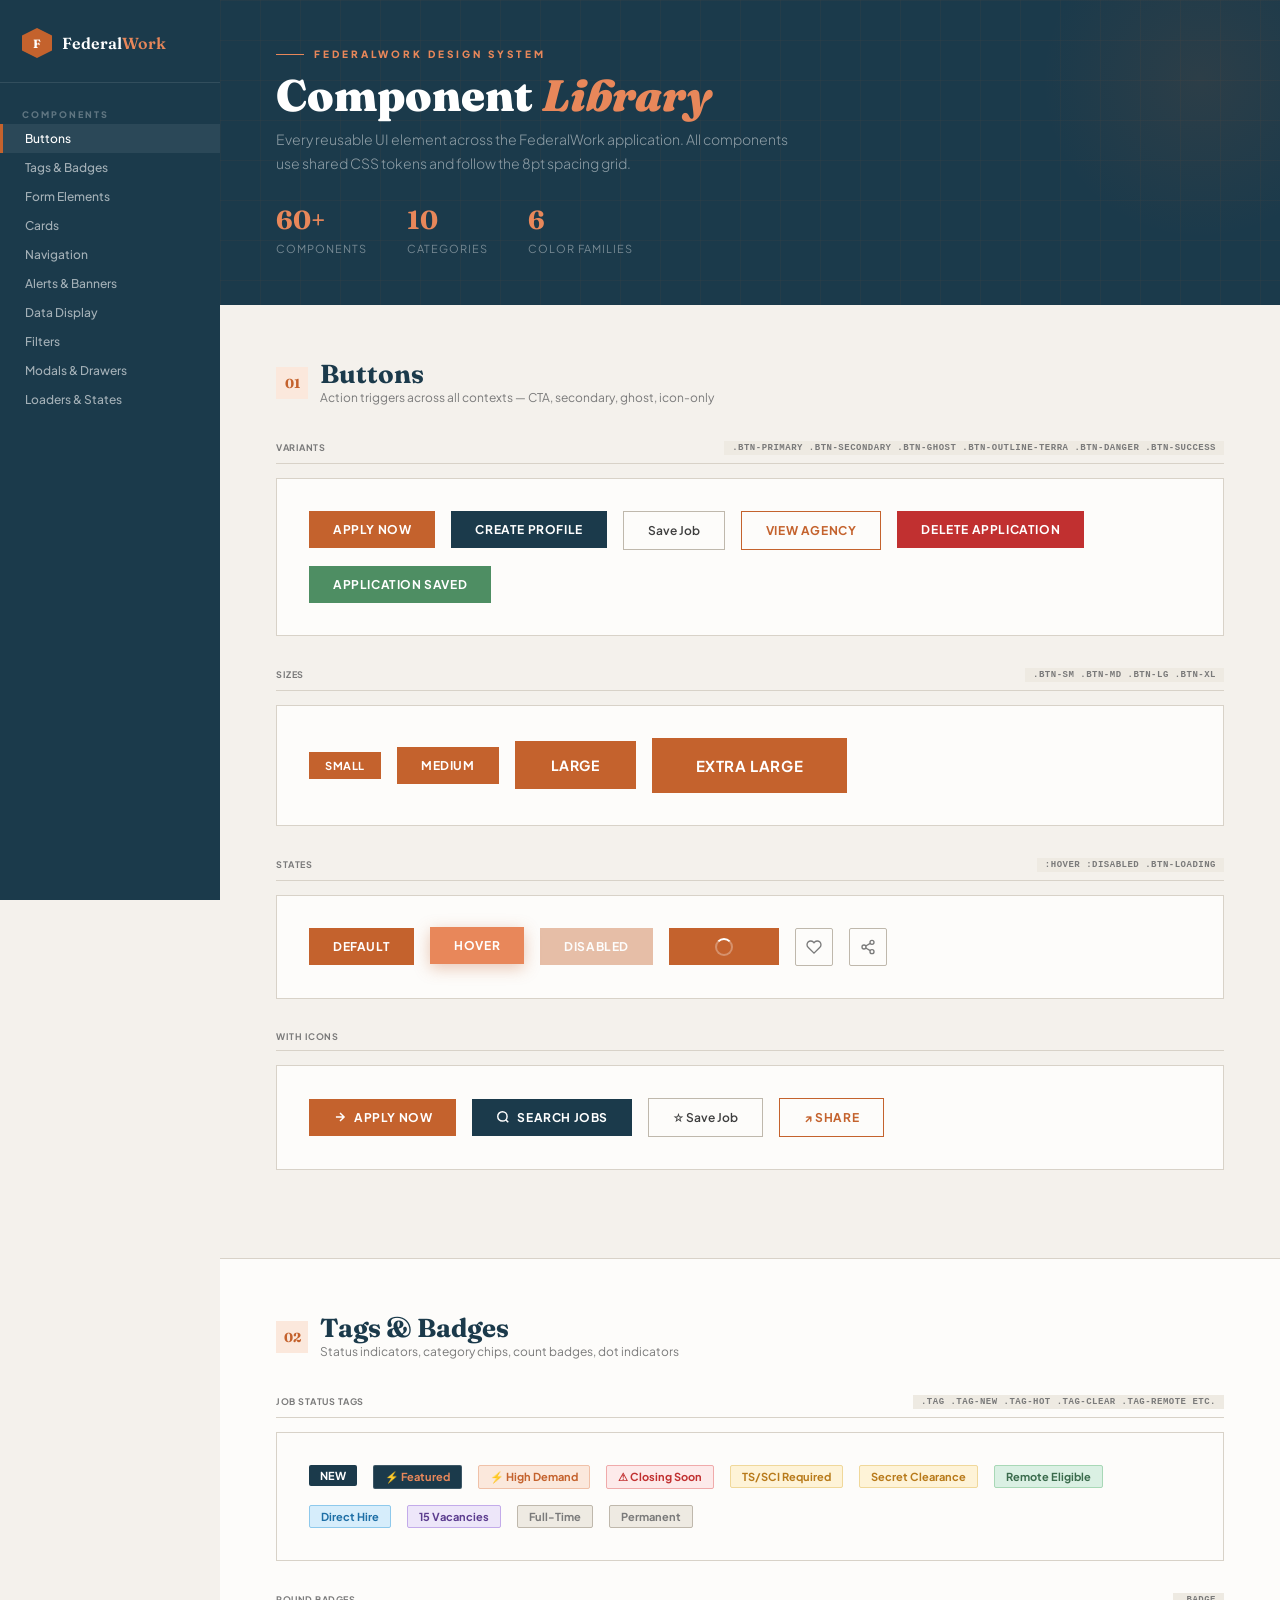
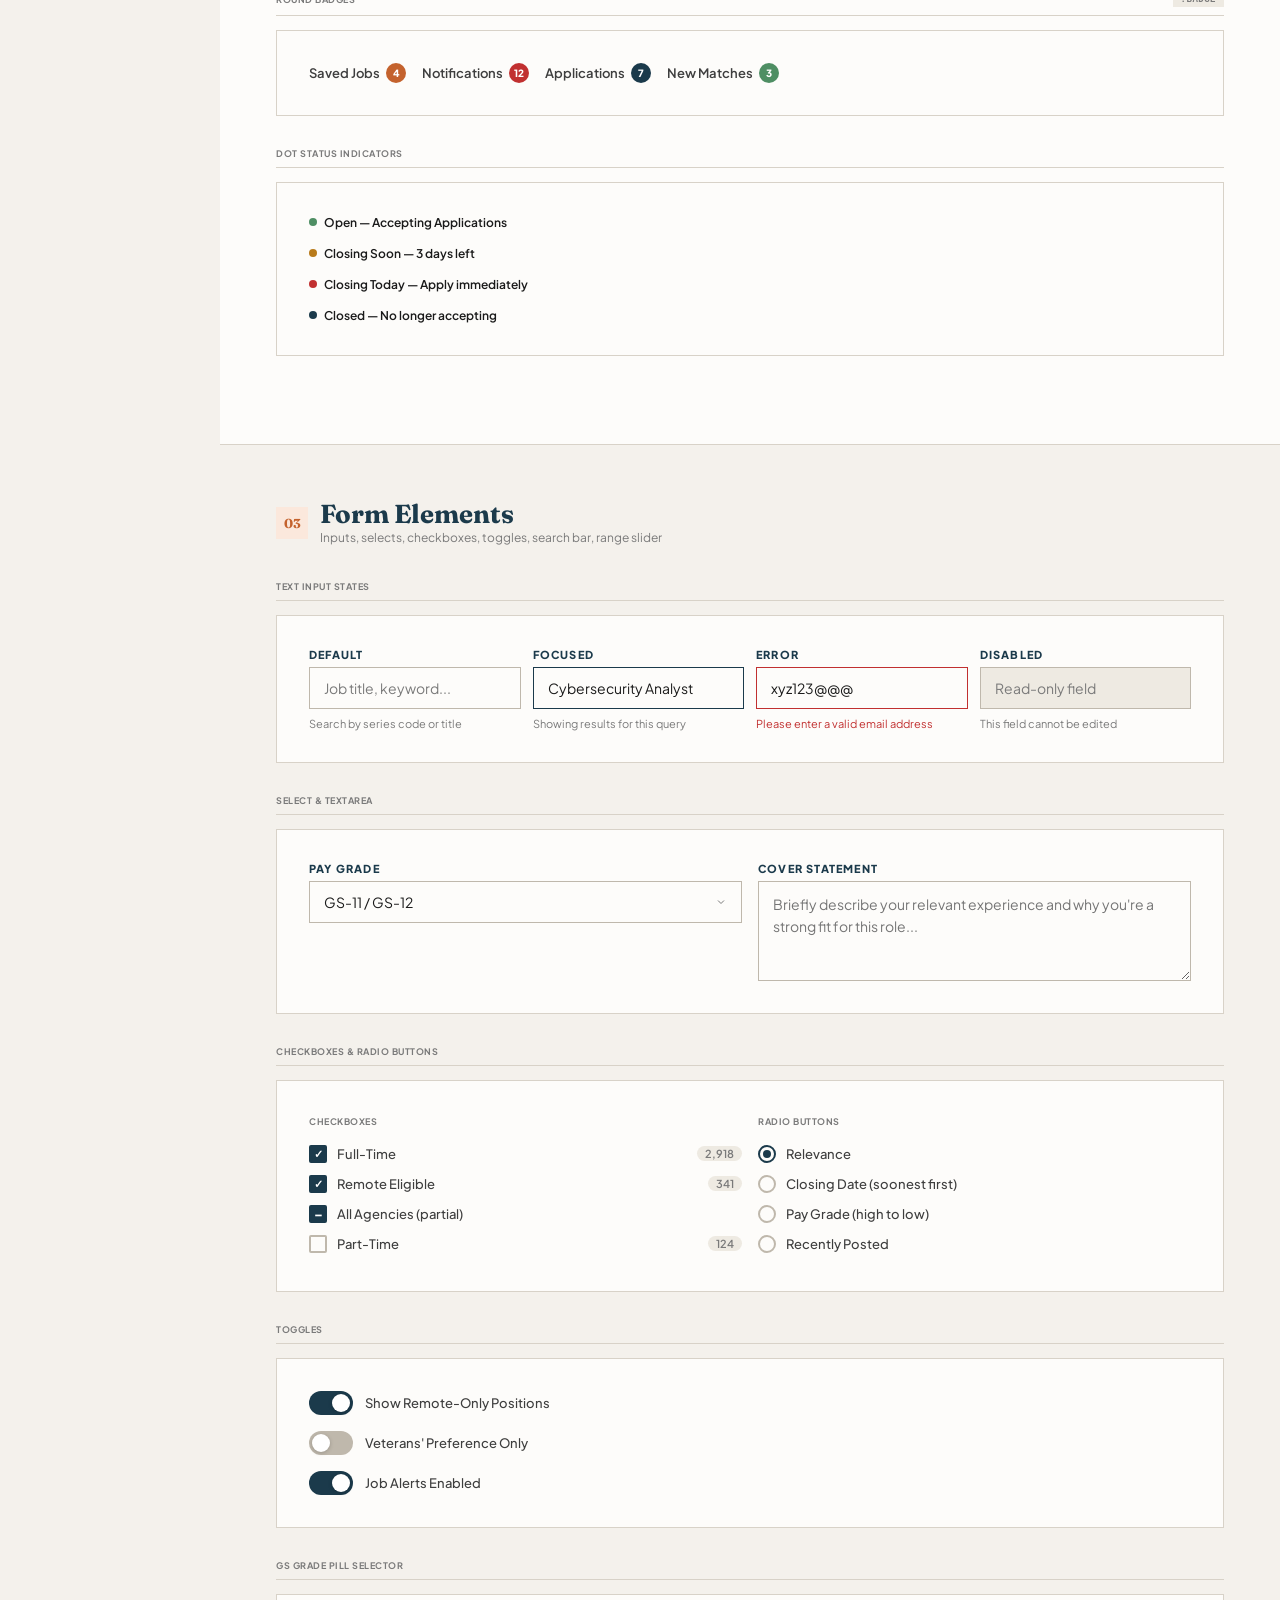
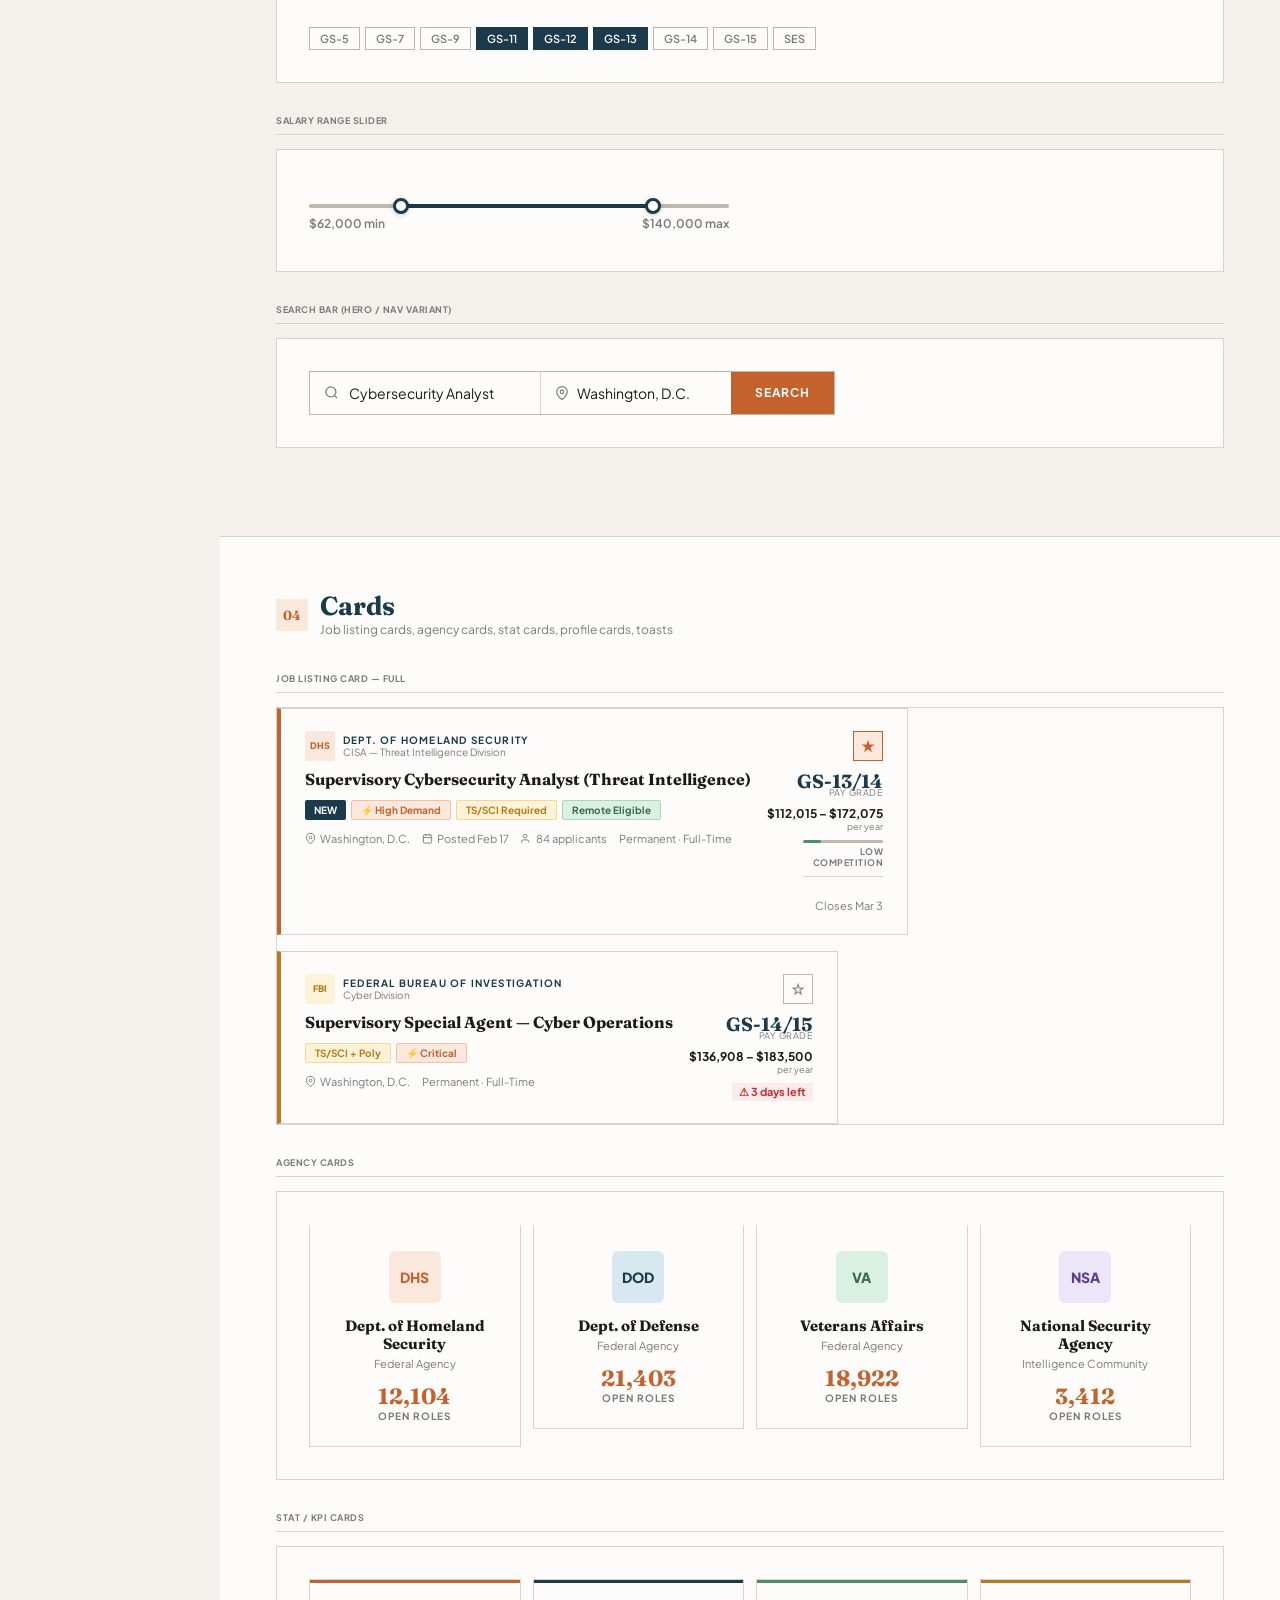
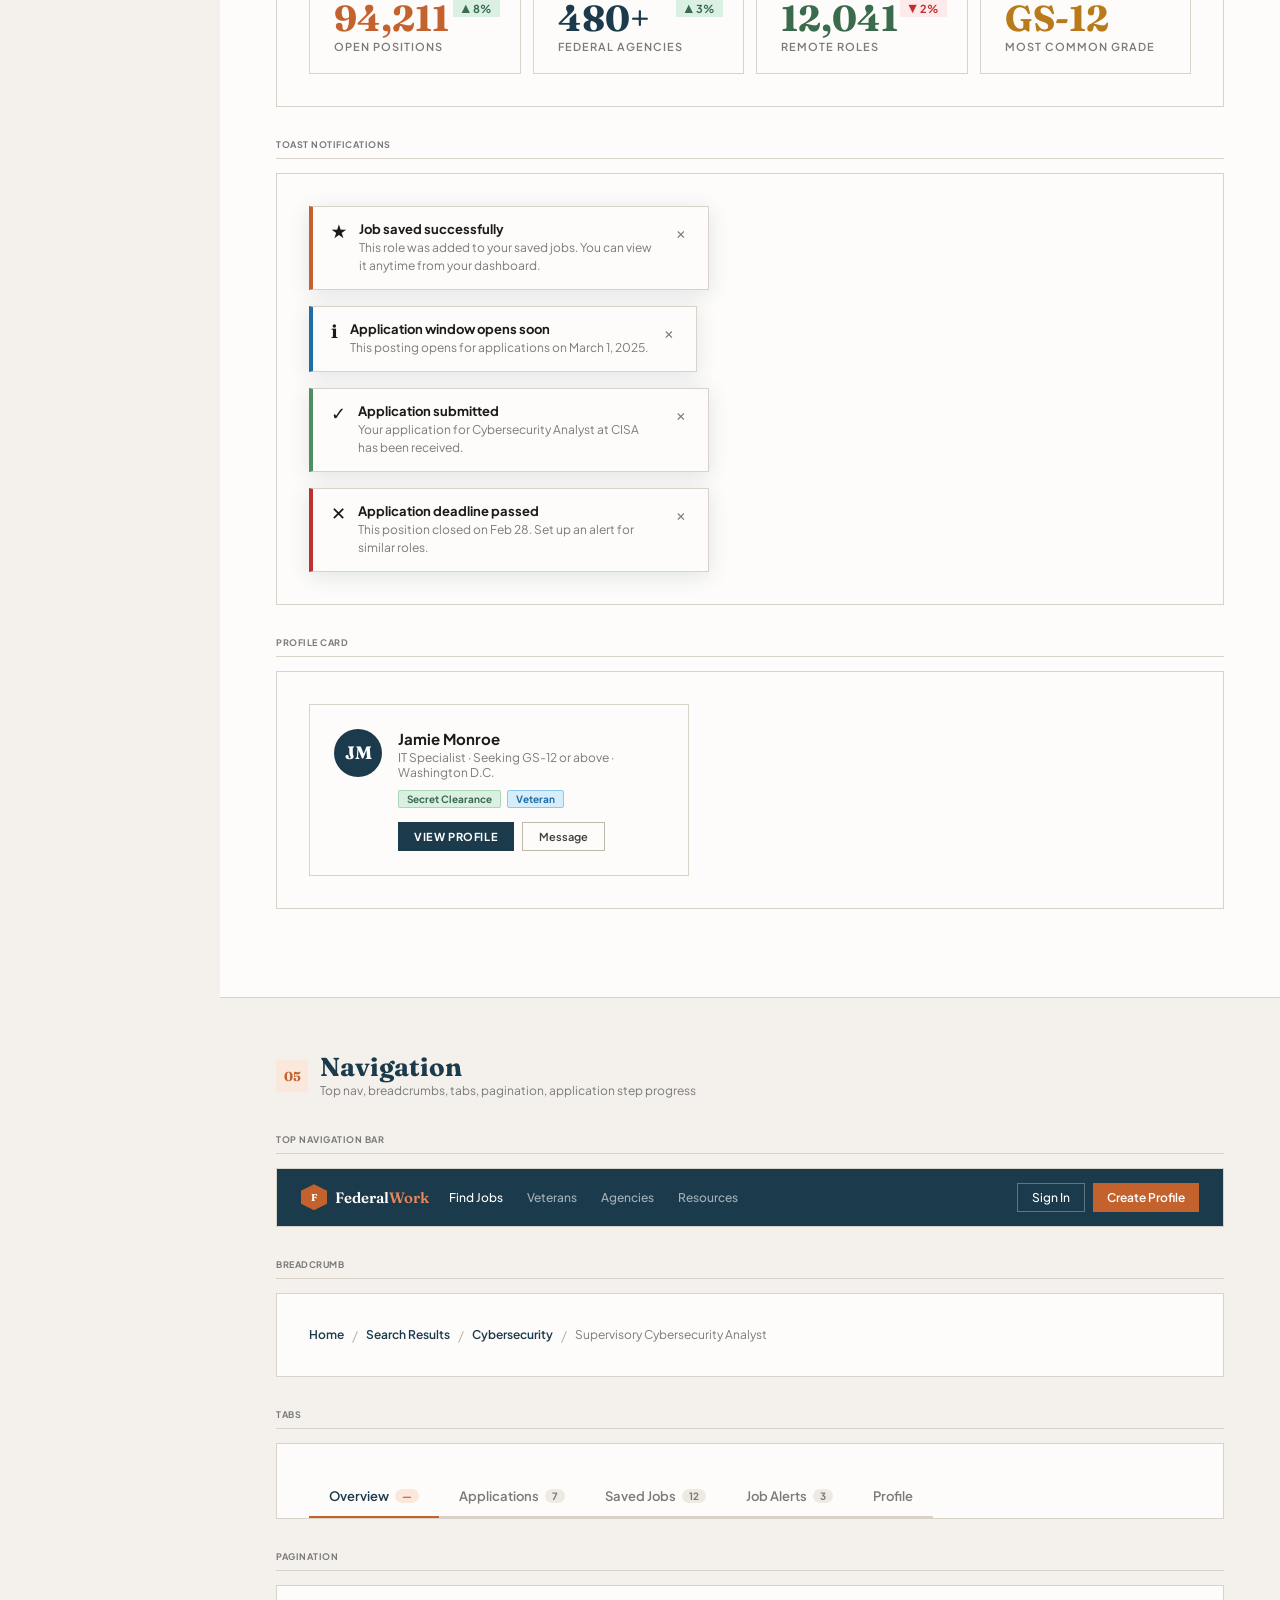
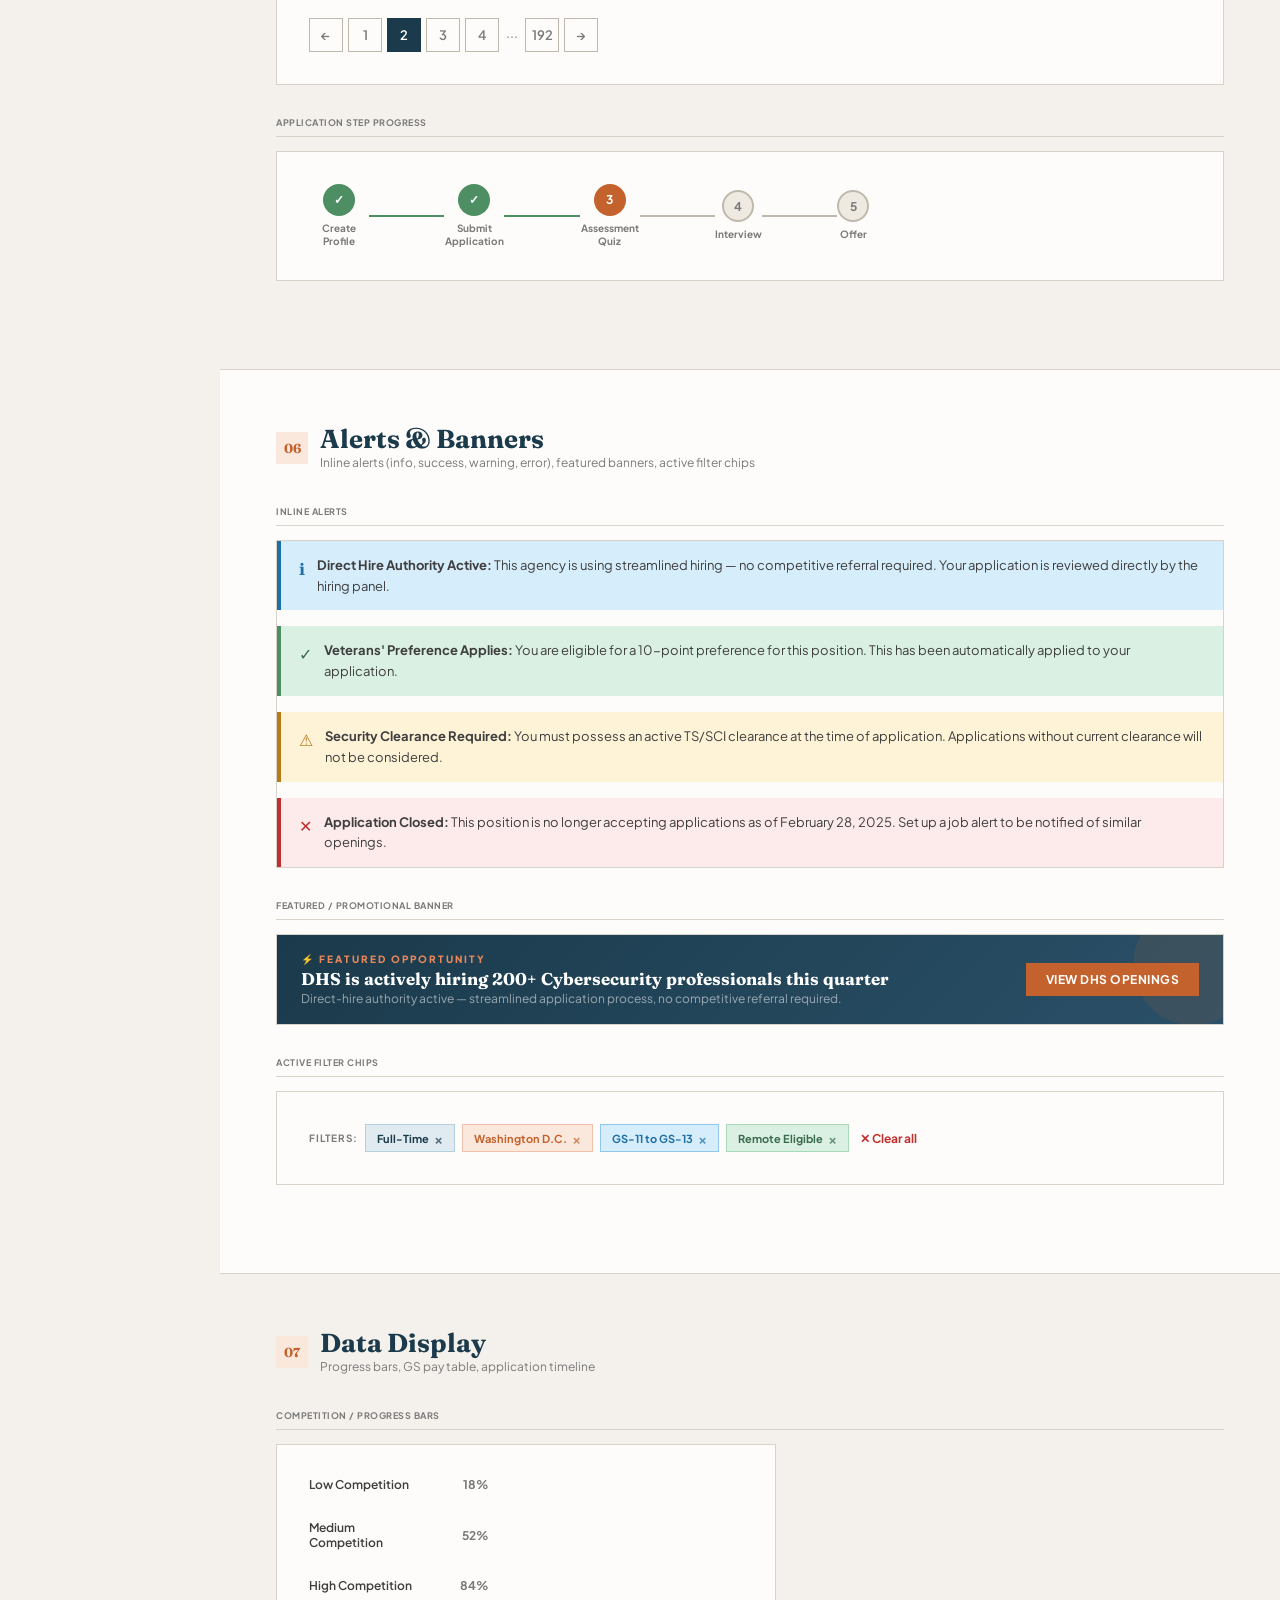
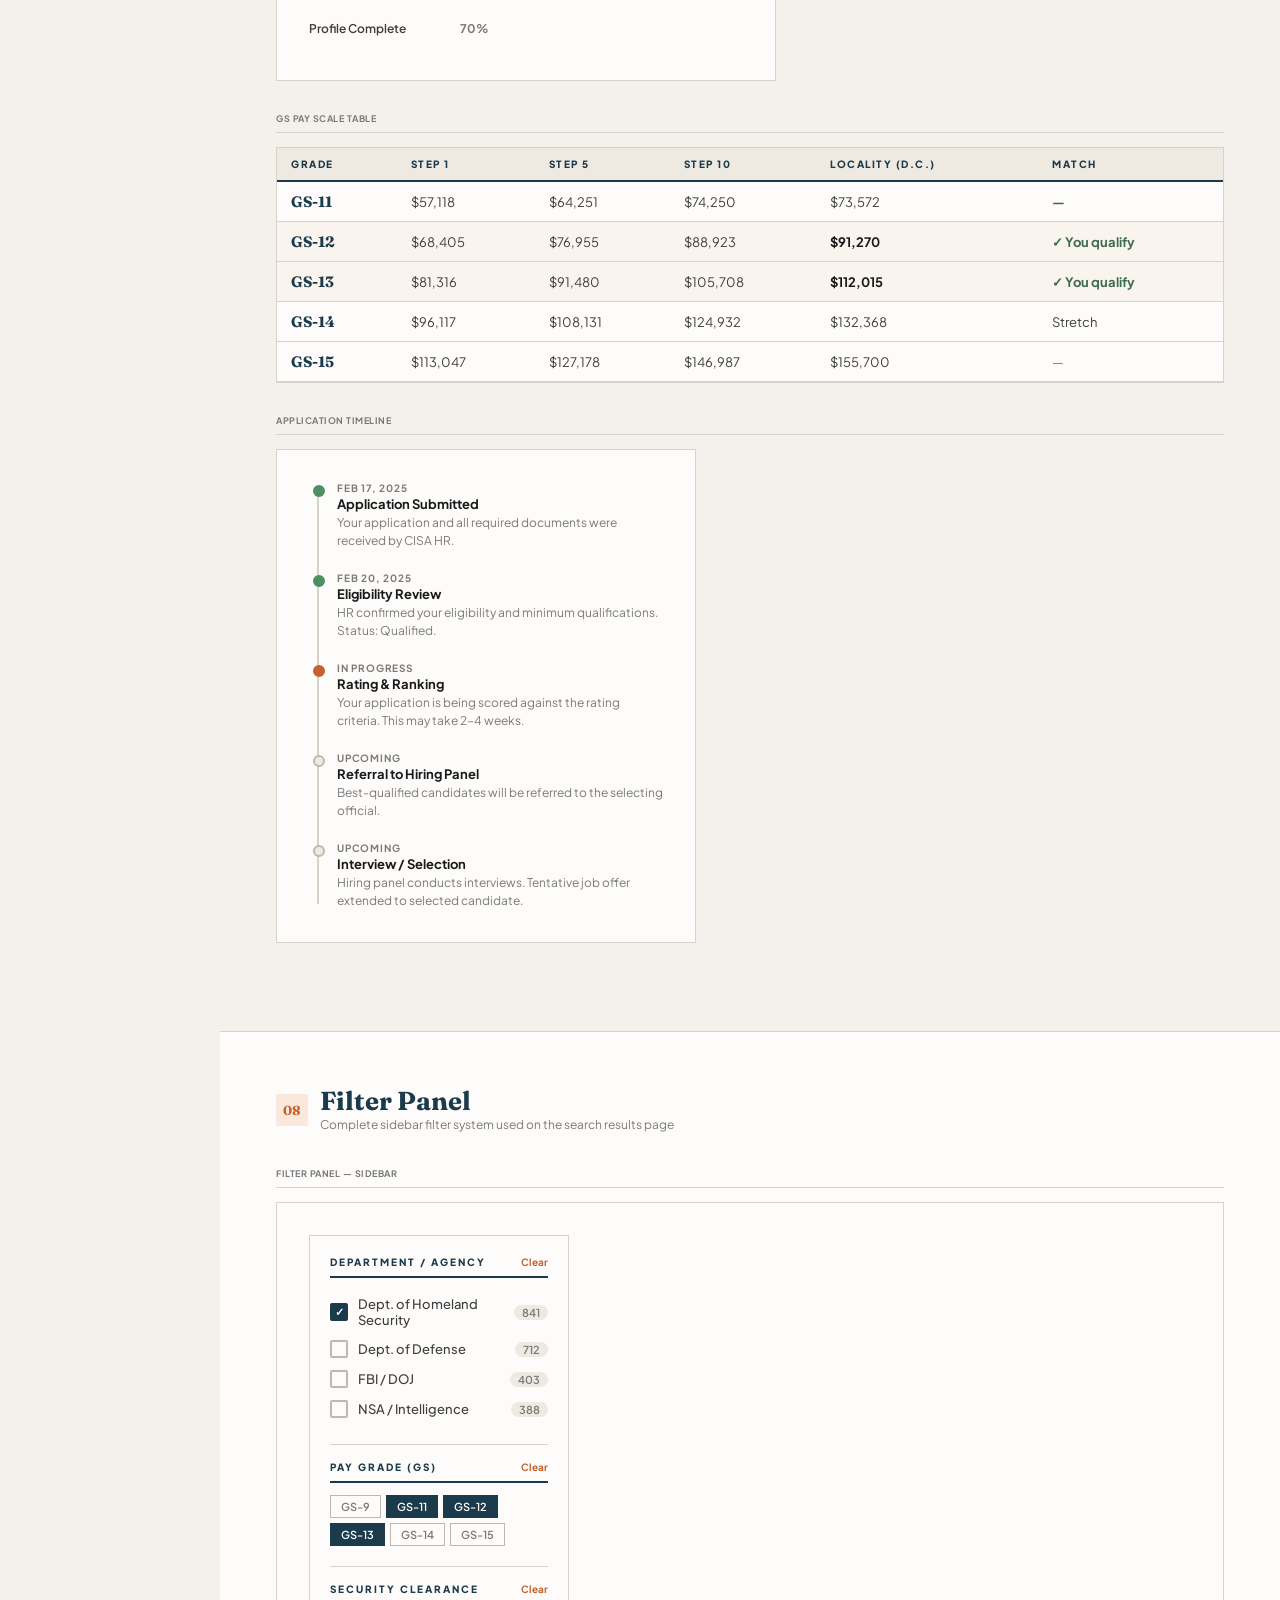
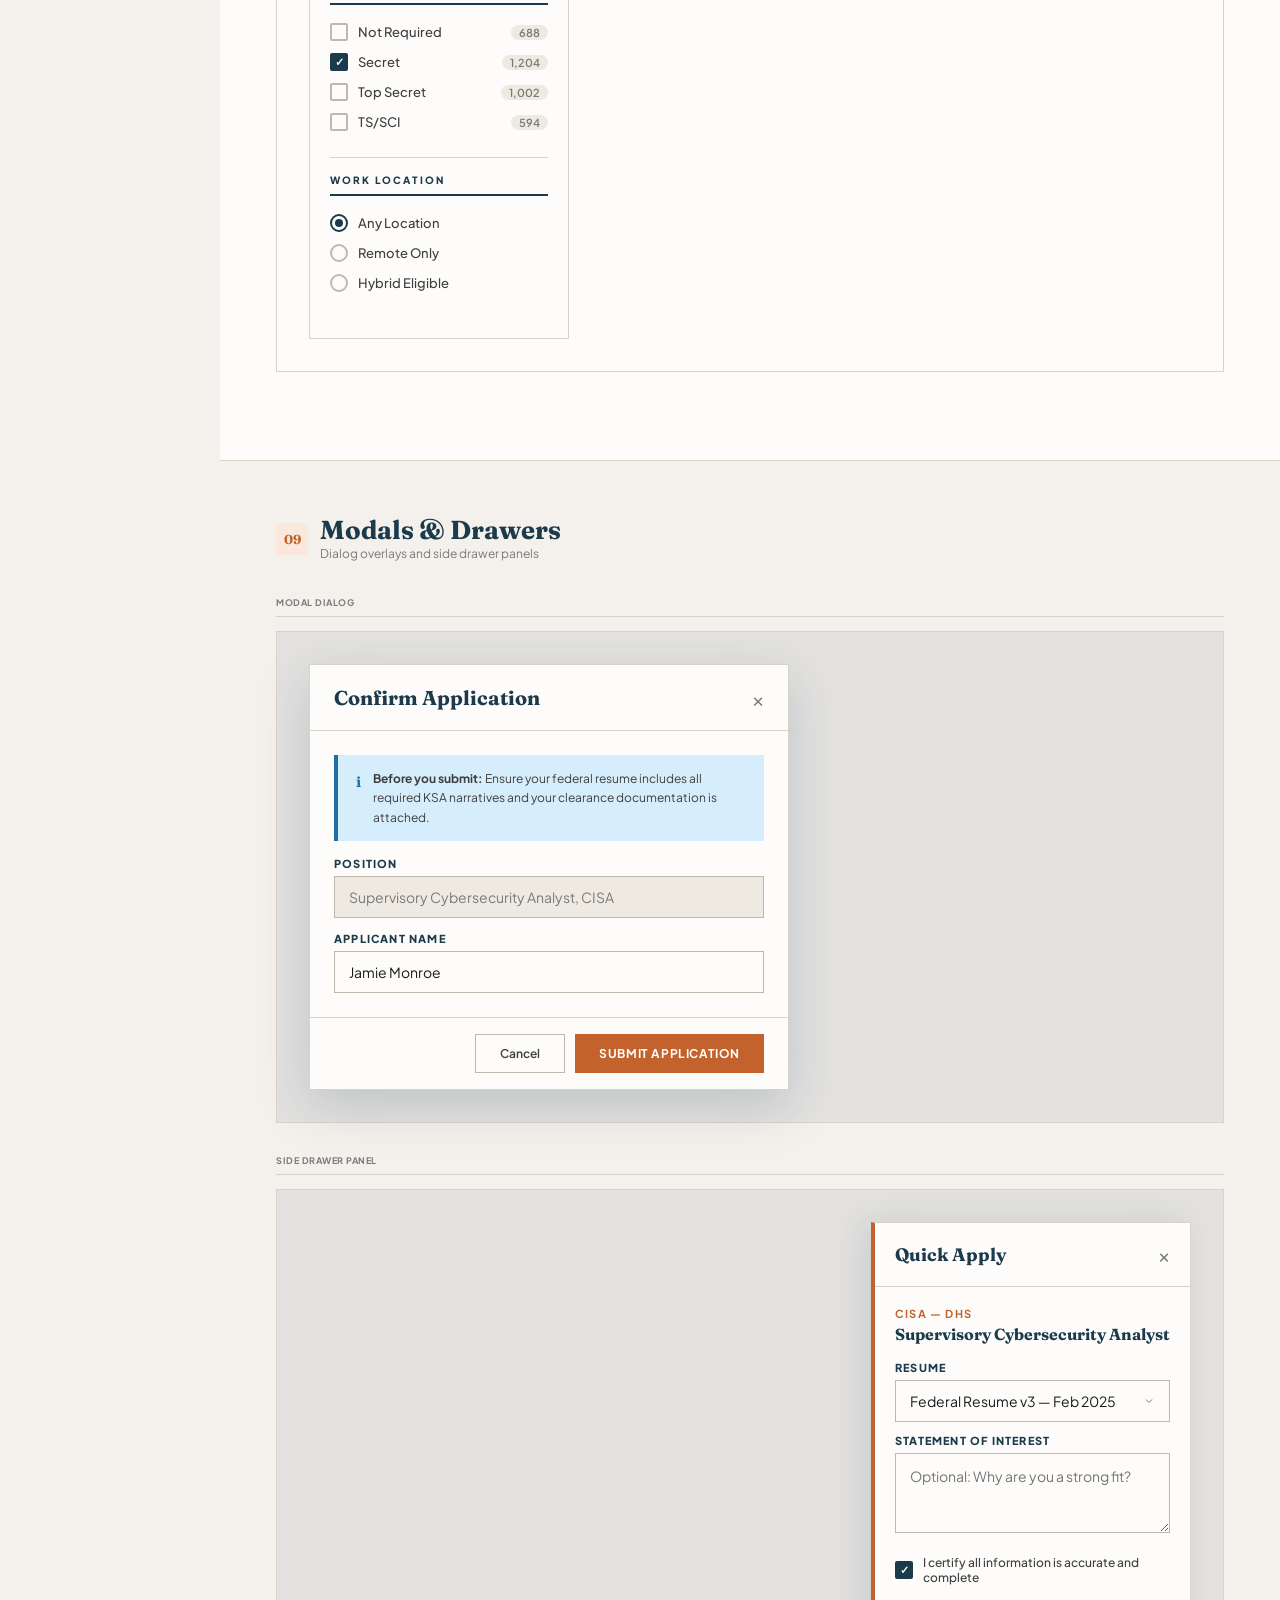
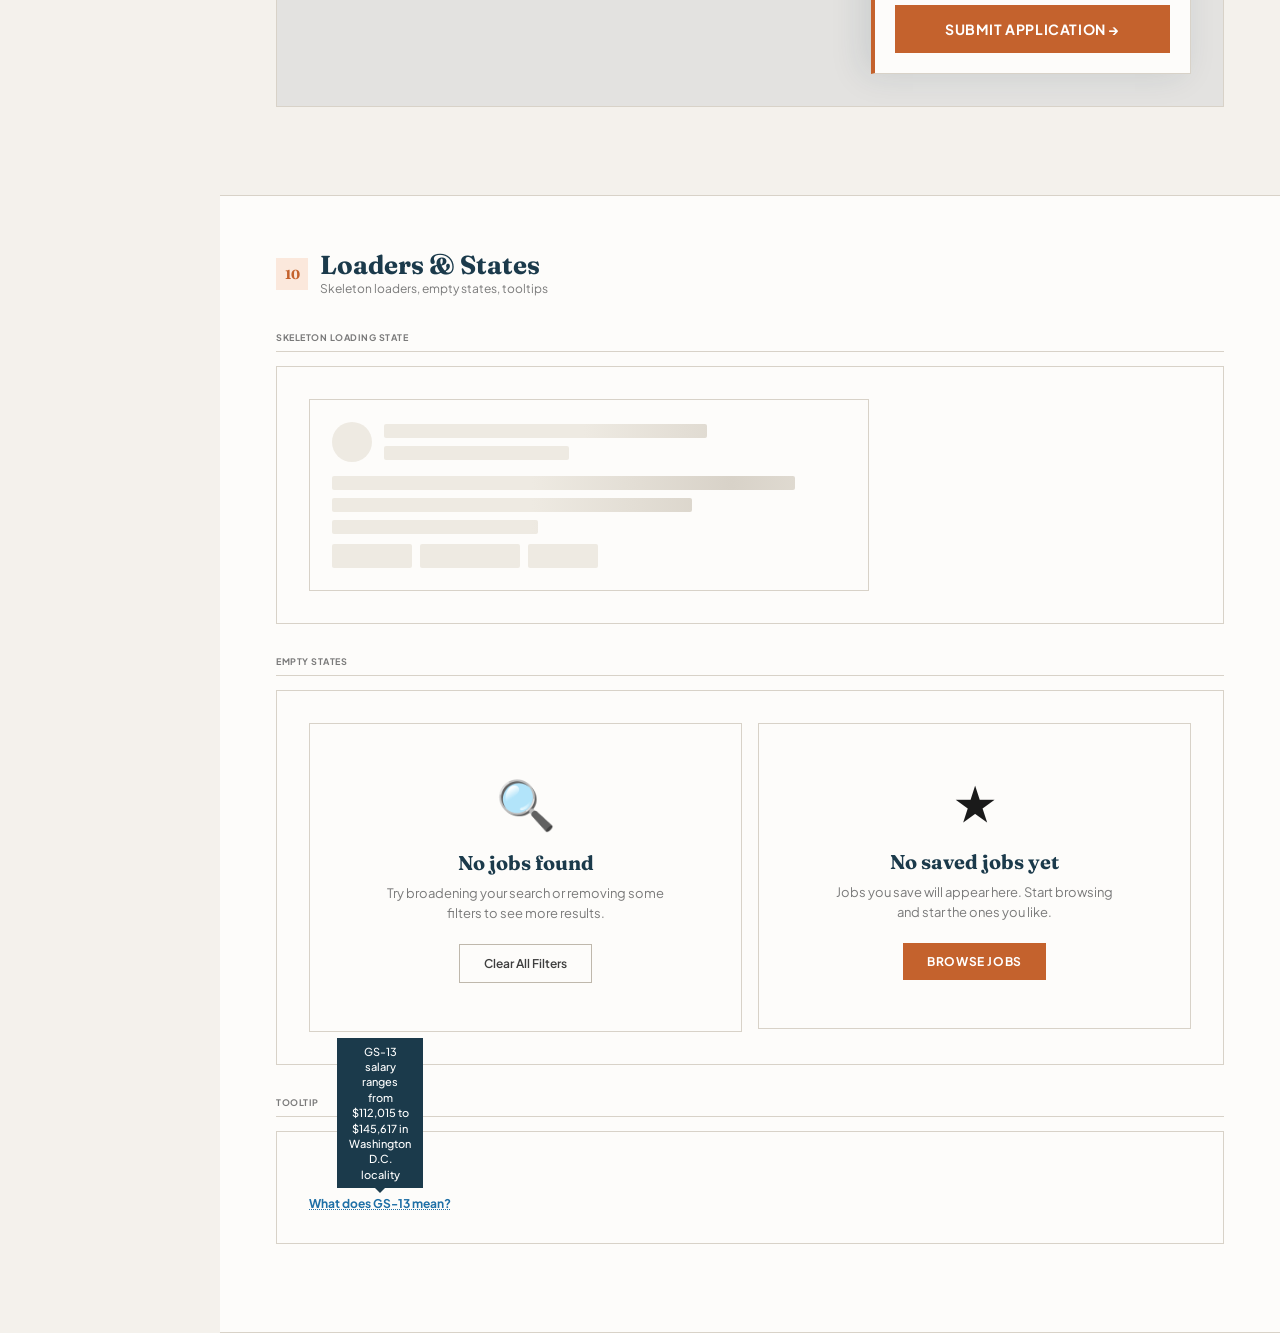
<file: components/component-library.html>
<!DOCTYPE html>
<html lang="en">
<head>
<meta charset="UTF-8">
<meta name="viewport" content="width=device-width, initial-scale=1.0">
<title>FederalWork — Component Library</title>
<link href="https://fonts.googleapis.com/css2?family=Fraunces:ital,wght@0,400;0,600;0,700;0,900;1,400;1,600&family=Plus+Jakarta+Sans:wght@300;400;500;600;700;800&display=swap" rel="stylesheet">
<style>
  :root {
    --bg:         #F4F1EC;
    --bg-white:   #FDFCFA;
    --bg-panel:   #EEEAE2;
    --slate:      #1B3A4B;
    --slate-mid:  #2A5068;
    --slate-lt:   #3D6E88;
    --terra:      #C4622D;
    --terra-lt:   #E8875A;
    --terra-pale: #FBE8DC;
    --sage:       #3A6B4C;
    --sage-lt:    #4E8E63;
    --sage-pale:  #DAF0E3;
    --sky:        #1E6FA6;
    --sky-pale:   #D6EDFB;
    --amber:      #B87A1A;
    --amber-pale: #FEF3D7;
    --violet:     #5C3D8F;
    --violet-pale:#EDE6F9;
    --red:        #C13030;
    --red-pale:   #FDEAEA;
    --ink:        #1A1A1A;
    --ink-mid:    #3E3E3E;
    --muted:      #7A7A7A;
    --border:     #D8D2C8;
    --border-dk:  #BFB8AC;
    --white:      #FFFFFF;
  }

  * { margin: 0; padding: 0; box-sizing: border-box; }
  html { scroll-behavior: smooth; }
  body { font-family: 'Plus Jakarta Sans', sans-serif; background: var(--bg); color: var(--ink); }

  /* ── SIDE NAV ── */
  .sidenav {
    position: fixed; left: 0; top: 0; bottom: 0; width: 220px;
    background: var(--slate); padding: 28px 0; overflow-y: auto; z-index: 100;
  }
  .sidenav-logo {
    display: flex; align-items: center; gap: 10px;
    padding: 0 22px 24px; border-bottom: 1px solid rgba(255,255,255,0.1); margin-bottom: 16px;
  }
  .logo-mark {
    width: 30px; height: 30px; background: var(--terra);
    clip-path: polygon(50% 0%,100% 25%,100% 75%,50% 100%,0% 75%,0% 25%);
    display: flex; align-items: center; justify-content: center;
    font-family: 'Fraunces', serif; font-size: 12px; font-weight: 700; color: #fff; flex-shrink: 0;
  }
  .logo-text { font-family: 'Fraunces', serif; font-size: 16px; color: #fff; font-weight: 600; }
  .logo-text span { color: var(--terra-lt); }
  .nav-group { margin-bottom: 6px; }
  .nav-group-label {
    font-size: 9px; font-weight: 800; color: rgba(255,255,255,0.3);
    text-transform: uppercase; letter-spacing: 2px; padding: 10px 22px 4px;
  }
  .sidenav a {
    display: block; padding: 7px 22px; font-size: 12px; font-weight: 500;
    color: rgba(255,255,255,0.6); text-decoration: none; transition: all 0.2s;
    border-left: 3px solid transparent;
  }
  .sidenav a:hover { color: #fff; background: rgba(255,255,255,0.05); }
  .sidenav a.active { color: #fff; border-left-color: var(--terra); background: rgba(255,255,255,0.07); }

  /* ── MAIN ── */
  .main { margin-left: 220px; }

  /* ── PAGE HEADER ── */
  .page-header {
    background: var(--slate); padding: 48px 56px;
    position: relative; overflow: hidden;
  }
  .page-header::before {
    content: ''; position: absolute; inset: 0;
    background-image: linear-gradient(rgba(196,98,45,0.05) 1px,transparent 1px),
                      linear-gradient(90deg,rgba(196,98,45,0.05) 1px,transparent 1px);
    background-size: 40px 40px;
  }
  .page-header::after {
    content: ''; position: absolute; right: -80px; top: -80px;
    width: 320px; height: 320px;
    background: radial-gradient(circle,rgba(196,98,45,0.1) 0%,transparent 70%);
  }
  .ph-eyebrow {
    font-size: 10px; font-weight: 800; color: var(--terra-lt);
    text-transform: uppercase; letter-spacing: 3px; margin-bottom: 12px;
    position: relative; z-index: 1;
    display: flex; align-items: center; gap: 10px;
  }
  .ph-eyebrow::before { content: ''; display: block; width: 28px; height: 1px; background: var(--terra-lt); }
  .page-header h1 {
    font-family: 'Fraunces', serif; font-size: 44px; font-weight: 900;
    color: #fff; line-height: 1.05; position: relative; z-index: 1; margin-bottom: 10px;
  }
  .page-header h1 em { color: var(--terra-lt); font-style: italic; }
  .page-header p { font-size: 14px; color: rgba(255,255,255,0.5); max-width: 520px; line-height: 1.7; position: relative; z-index: 1; font-weight: 300; }
  .ph-stats { display: flex; gap: 40px; margin-top: 28px; position: relative; z-index: 1; }
  .ph-stat strong { font-family: 'Fraunces', serif; font-size: 26px; font-weight: 700; color: var(--terra-lt); display: block; }
  .ph-stat span { font-size: 11px; color: rgba(255,255,255,0.4); text-transform: uppercase; letter-spacing: 1px; }

  /* ── SECTION WRAPPER ── */
  .section {
    padding: 56px; border-bottom: 1px solid var(--border);
  }
  .section.alt { background: var(--bg-white); }

  .section-label {
    display: flex; align-items: center; gap: 12px;
    margin-bottom: 36px;
  }
  .sl-num {
    font-family: 'Fraunces', serif; font-size: 13px; font-weight: 700;
    color: var(--terra); background: var(--terra-pale);
    width: 32px; height: 32px; display: flex; align-items: center; justify-content: center;
    flex-shrink: 0;
  }
  .sl-text {}
  .sl-title {
    font-family: 'Fraunces', serif; font-size: 26px; font-weight: 700; color: var(--slate); line-height: 1;
  }
  .sl-sub { font-size: 12px; color: var(--muted); margin-top: 3px; font-weight: 400; }

  /* ── COMPONENT BLOCK ── */
  .comp-block {
    margin-bottom: 32px;
  }
  .comp-label {
    font-size: 10px; font-weight: 800; color: var(--muted);
    text-transform: uppercase; letter-spacing: 2px; margin-bottom: 14px;
    padding-bottom: 8px; border-bottom: 1px solid var(--border);
    display: flex; justify-content: space-between; align-items: center;
  }
  .comp-tag {
    font-size: 9px; padding: 2px 8px;
    background: var(--bg-panel); color: var(--muted); font-weight: 700;
    letter-spacing: 0.5px; font-family: 'Courier New', monospace;
  }
  .comp-canvas {
    background: var(--bg-white); border: 1px solid var(--border);
    padding: 32px; display: flex; flex-wrap: wrap; gap: 16px; align-items: flex-start;
  }
  .comp-canvas.dark { background: var(--slate); border-color: rgba(255,255,255,0.1); }
  .comp-canvas.grid-2 { display: grid; grid-template-columns: 1fr 1fr; gap: 16px; }
  .comp-canvas.grid-3 { display: grid; grid-template-columns: 1fr 1fr 1fr; gap: 16px; }
  .comp-canvas.grid-4 { display: grid; grid-template-columns: repeat(4,1fr); gap: 12px; }
  .comp-canvas.col { flex-direction: column; }

  /* ━━━━━━━━━━━━━━━━━━━━━━
     BUTTONS
  ━━━━━━━━━━━━━━━━━━━━━━ */
  .btn {
    display: inline-flex; align-items: center; justify-content: center; gap: 7px;
    font-family: 'Plus Jakarta Sans', sans-serif; font-weight: 700;
    cursor: pointer; border: none; transition: all 0.2s; letter-spacing: 0.6px;
    white-space: nowrap; text-transform: uppercase; outline: none;
  }
  /* Sizes */
  .btn-sm  { padding: 7px 16px; font-size: 11px; }
  .btn-md  { padding: 11px 24px; font-size: 12px; }
  .btn-lg  { padding: 15px 36px; font-size: 14px; }
  .btn-xl  { padding: 18px 44px; font-size: 15px; }
  /* Variants */
  .btn-primary   { background: var(--terra); color: #fff; }
  .btn-primary:hover { background: var(--terra-lt); transform: translateY(-1px); box-shadow: 0 4px 16px rgba(196,98,45,0.35); }
  .btn-secondary { background: var(--slate); color: #fff; }
  .btn-secondary:hover { background: var(--slate-mid); transform: translateY(-1px); }
  .btn-ghost     { background: transparent; border: 1.5px solid var(--border-dk); color: var(--ink-mid); text-transform: none; font-weight: 600; letter-spacing: 0; }
  .btn-ghost:hover { border-color: var(--slate); color: var(--slate); }
  .btn-outline-terra { background: transparent; border: 1.5px solid var(--terra); color: var(--terra); }
  .btn-outline-terra:hover { background: var(--terra); color: #fff; }
  .btn-danger    { background: var(--red); color: #fff; }
  .btn-danger:hover { opacity: 0.85; }
  .btn-success   { background: var(--sage-lt); color: #fff; }
  .btn-success:hover { background: var(--sage); }
  .btn-icon-only { padding: 10px; border: 1.5px solid var(--border-dk); background: transparent; color: var(--muted); border-radius: 2px; }
  .btn-icon-only:hover { border-color: var(--slate); color: var(--slate); }
  .btn:disabled  { opacity: 0.4; cursor: not-allowed; pointer-events: none; }
  .btn-loading   { position: relative; color: transparent !important; }
  .btn-loading::after {
    content: ''; position: absolute; width: 14px; height: 14px;
    border: 2px solid rgba(255,255,255,0.3); border-top-color: #fff;
    border-radius: 50%; animation: spin 0.7s linear infinite;
  }
  @keyframes spin { to { transform: rotate(360deg); } }

  /* ━━━━━━━━━━━━━━━━━━━━━━
     TAGS & BADGES
  ━━━━━━━━━━━━━━━━━━━━━━ */
  .tag {
    display: inline-flex; align-items: center; gap: 5px;
    font-family: 'Plus Jakarta Sans', sans-serif; font-size: 11px;
    font-weight: 700; padding: 4px 11px; border-radius: 2px; cursor: default;
  }
  .tag-new      { background: var(--slate); color: #fff; }
  .tag-hot      { background: var(--terra-pale); color: var(--terra); border: 1px solid #F0C1A8; }
  .tag-clear    { background: var(--amber-pale); color: var(--amber); border: 1px solid #F0D89A; }
  .tag-remote   { background: var(--sage-pale); color: var(--sage); border: 1px solid #A8D8B6; }
  .tag-direct   { background: var(--sky-pale); color: var(--sky); border: 1px solid #8EC9EC; }
  .tag-multi    { background: var(--violet-pale); color: var(--violet); border: 1px solid #C3ABEA; }
  .tag-neutral  { background: var(--bg-panel); color: var(--muted); border: 1px solid var(--border-dk); }
  .tag-urgent   { background: var(--red-pale); color: var(--red); border: 1px solid #F0AAAA; }
  .tag-featured { background: var(--slate); color: var(--terra-lt); border: 1px solid rgba(255,255,255,0.15); }

  .badge {
    display: inline-flex; align-items: center; justify-content: center;
    font-family: 'Plus Jakarta Sans', sans-serif; font-size: 10px; font-weight: 800;
    border-radius: 50%; width: 20px; height: 20px; letter-spacing: 0;
  }
  .badge-terra  { background: var(--terra); color: #fff; }
  .badge-slate  { background: var(--slate); color: #fff; }
  .badge-red    { background: var(--red); color: #fff; }
  .badge-sage   { background: var(--sage-lt); color: #fff; }

  .dot-indicator {
    display: inline-flex; align-items: center; gap: 7px;
    font-size: 12px; font-weight: 600;
  }
  .dot { width: 8px; height: 8px; border-radius: 50%; flex-shrink: 0; }
  .dot-green  { background: var(--sage-lt); }
  .dot-amber  { background: var(--amber); }
  .dot-red    { background: var(--red); }
  .dot-slate  { background: var(--slate); }
  .dot-pulse  { animation: dotPulse 1.8s infinite; }
  @keyframes dotPulse { 0%,100%{opacity:1;transform:scale(1)} 50%{opacity:0.4;transform:scale(1.4)} }

  /* ━━━━━━━━━━━━━━━━━━━━━━
     FORM ELEMENTS
  ━━━━━━━━━━━━━━━━━━━━━━ */
  .form-group { display: flex; flex-direction: column; gap: 6px; }
  .form-label {
    font-size: 11px; font-weight: 800; color: var(--slate);
    text-transform: uppercase; letter-spacing: 1.2px;
  }
  .form-sublabel { font-size: 11px; color: var(--muted); margin-top: -2px; }
  .form-input {
    padding: 11px 14px; border: 1.5px solid var(--border-dk);
    background: var(--bg-white); font-family: 'Plus Jakarta Sans', sans-serif;
    font-size: 14px; color: var(--ink); outline: none; transition: border-color 0.2s;
    width: 100%;
  }
  .form-input::placeholder { color: var(--muted); }
  .form-input:focus { border-color: var(--slate); }
  .form-input.error  { border-color: var(--red); }
  .form-input.success{ border-color: var(--sage-lt); }
  .form-input:disabled { background: var(--bg-panel); color: var(--muted); cursor: not-allowed; }
  .form-hint { font-size: 11px; color: var(--muted); margin-top: 2px; }
  .form-hint.error  { color: var(--red); }
  .form-hint.success{ color: var(--sage); }

  .form-select {
    padding: 11px 14px; border: 1.5px solid var(--border-dk);
    background: var(--bg-white); font-family: 'Plus Jakarta Sans', sans-serif;
    font-size: 14px; color: var(--ink); outline: none; cursor: pointer;
    width: 100%; transition: border-color 0.2s; appearance: none;
    background-image: url("data:image/svg+xml,%3Csvg xmlns='http://www.w3.org/2000/svg' width='12' height='12' viewBox='0 0 24 24' fill='none' stroke='%237A7A7A' stroke-width='2'%3E%3Cpath d='m6 9 6 6 6-6'/%3E%3C/svg%3E");
    background-repeat: no-repeat; background-position: right 14px center;
    padding-right: 38px;
  }
  .form-select:focus { border-color: var(--slate); }

  .form-textarea {
    padding: 11px 14px; border: 1.5px solid var(--border-dk);
    background: var(--bg-white); font-family: 'Plus Jakarta Sans', sans-serif;
    font-size: 14px; color: var(--ink); outline: none; resize: vertical;
    min-height: 100px; width: 100%; transition: border-color 0.2s; line-height: 1.6;
  }
  .form-textarea:focus { border-color: var(--slate); }

  /* Checkbox & Radio */
  .check-item {
    display: flex; align-items: center; gap: 10px; cursor: pointer; padding: 6px 0;
  }
  .check-box {
    width: 18px; height: 18px; flex-shrink: 0;
    border: 2px solid var(--border-dk); background: var(--bg-white);
    display: flex; align-items: center; justify-content: center;
    transition: all 0.15s; border-radius: 2px;
  }
  .check-box.checked { background: var(--slate); border-color: var(--slate); }
  .check-box.checked::after { content: '✓'; font-size: 11px; color: #fff; font-weight: 800; }
  .check-box.indeterminate { background: var(--slate); border-color: var(--slate); }
  .check-box.indeterminate::after { content: '–'; font-size: 13px; color: #fff; font-weight: 800; }
  .radio-circle {
    width: 18px; height: 18px; flex-shrink: 0;
    border: 2px solid var(--border-dk); background: var(--bg-white);
    border-radius: 50%; display: flex; align-items: center; justify-content: center;
    transition: all 0.15s;
  }
  .radio-circle.checked { border-color: var(--slate); }
  .radio-circle.checked::after { content: ''; width: 8px; height: 8px; background: var(--slate); border-radius: 50%; }
  .check-label { font-size: 13px; color: var(--ink-mid); font-weight: 500; }
  .check-count { font-size: 11px; color: var(--muted); background: var(--bg-panel); padding: 1px 8px; border-radius: 10px; font-weight: 600; margin-left: auto; }

  /* Toggle */
  .toggle-wrap { display: flex; align-items: center; gap: 12px; }
  .toggle {
    width: 44px; height: 24px; background: var(--border-dk); border-radius: 12px;
    position: relative; cursor: pointer; transition: background 0.2s; flex-shrink: 0;
  }
  .toggle::after {
    content: ''; position: absolute; width: 18px; height: 18px;
    background: #fff; border-radius: 50%; top: 3px; left: 3px;
    transition: transform 0.2s; box-shadow: 0 1px 4px rgba(0,0,0,0.2);
  }
  .toggle.on { background: var(--slate); }
  .toggle.on::after { transform: translateX(20px); }
  .toggle-label { font-size: 13px; color: var(--ink-mid); font-weight: 500; }

  /* Range slider visual */
  .range-demo { padding: 8px 0; }
  .range-track { height: 4px; background: var(--border-dk); position: relative; margin: 14px 0 8px; border-radius: 2px; }
  .range-fill  { position: absolute; left: 22%; right: 18%; height: 100%; background: var(--slate); border-radius: 2px; }
  .range-thumb {
    position: absolute; width: 16px; height: 16px;
    background: #fff; border: 3px solid var(--slate); border-radius: 50%;
    top: -6px; box-shadow: 0 1px 5px rgba(0,0,0,0.2); cursor: pointer;
  }
  .range-thumb.l { left: calc(22% - 8px); }
  .range-thumb.r { right: calc(18% - 8px); }
  .range-labels { display: flex; justify-content: space-between; font-size: 12px; color: var(--muted); font-weight: 600; }

  /* Search bar */
  .search-bar {
    display: flex; border: 1.5px solid var(--border-dk); background: var(--bg-white);
    overflow: hidden;
  }
  .search-field {
    flex: 1; display: flex; align-items: center; gap: 10px; padding: 0 14px;
    border-right: 1px solid var(--border);
  }
  .search-field svg { color: var(--muted); flex-shrink: 0; }
  .search-field input { flex: 1; border: none; outline: none; font-family: 'Plus Jakarta Sans', sans-serif; font-size: 14px; color: var(--ink); background: none; padding: 12px 0; }
  .search-field input::placeholder { color: var(--muted); }
  .search-loc { display: flex; align-items: center; gap: 8px; padding: 0 14px; }
  .search-loc svg { color: var(--muted); flex-shrink: 0; }
  .search-loc input { width: 140px; border: none; outline: none; font-family: 'Plus Jakarta Sans', sans-serif; font-size: 14px; color: var(--ink); background: none; padding: 12px 0; }
  .search-loc input::placeholder { color: var(--muted); }
  .search-btn {
    padding: 0 24px; background: var(--terra); color: #fff;
    border: none; font-family: 'Plus Jakarta Sans', sans-serif;
    font-size: 12px; font-weight: 700; cursor: pointer;
    text-transform: uppercase; letter-spacing: 0.8px; transition: background 0.2s;
  }
  .search-btn:hover { background: var(--terra-lt); }

  /* ━━━━━━━━━━━━━━━━━━━━━━
     CARDS
  ━━━━━━━━━━━━━━━━━━━━━━ */
  /* Job card */
  .job-card {
    background: var(--bg-white); border: 1px solid var(--border);
    border-left: 4px solid transparent; padding: 22px 24px;
    cursor: pointer; transition: all 0.2s; position: relative;
  }
  .job-card:hover {
    border-color: var(--slate); border-left-color: var(--terra);
    box-shadow: 0 4px 20px rgba(27,58,75,0.1); transform: translateY(-1px);
  }
  .jc-agency-row { display: flex; align-items: center; gap: 8px; margin-bottom: 8px; }
  .jc-seal {
    width: 30px; height: 30px; flex-shrink: 0;
    display: flex; align-items: center; justify-content: center;
    font-size: 9px; font-weight: 800; border-radius: 3px;
  }
  .seal-t { background: var(--terra-pale); color: var(--terra); }
  .seal-s { background: #D8E8F0; color: var(--slate); }
  .seal-sg{ background: var(--sage-pale); color: var(--sage); }
  .seal-v { background: var(--violet-pale); color: var(--violet); }
  .seal-a { background: var(--amber-pale); color: var(--amber); }
  .seal-k { background: var(--sky-pale); color: var(--sky); }
  .jc-agency { font-size: 10px; font-weight: 700; color: var(--slate); text-transform: uppercase; letter-spacing: 1.2px; }
  .jc-sub    { font-size: 10px; color: var(--muted); }
  .jc-title  { font-family: 'Fraunces', serif; font-size: 16px; font-weight: 700; color: var(--ink); margin-bottom: 10px; line-height: 1.3; }
  .job-card:hover .jc-title { color: var(--slate); }
  .jc-tags   { display: flex; flex-wrap: wrap; gap: 5px; margin-bottom: 12px; }
  .jc-meta   { display: flex; flex-wrap: wrap; gap: 12px; }
  .jc-meta-i { display: flex; align-items: center; gap: 4px; font-size: 11px; color: var(--muted); }
  .jc-right  { display: flex; flex-direction: column; align-items: flex-end; gap: 8px; }
  .jc-grade  { font-family: 'Fraunces', serif; font-size: 19px; font-weight: 700; color: var(--slate); }
  .jc-grade-sub { font-size: 9px; color: var(--muted); text-transform: uppercase; letter-spacing: 0.5px; text-align: right; margin-top: -6px; }
  .jc-salary { font-size: 12px; font-weight: 700; color: var(--ink); white-space: nowrap; }
  .jc-salary-sub { font-size: 9px; color: var(--muted); text-align: right; }
  .jc-close  { font-size: 11px; color: var(--muted); }
  .jc-close.u{ color: var(--red); font-weight: 700; background: var(--red-pale); padding: 2px 7px; }
  .save-star  {
    font-size: 16px; color: var(--muted); cursor: pointer;
    border: 1.5px solid var(--border-dk); width: 30px; height: 30px;
    display: flex; align-items: center; justify-content: center;
    transition: all 0.2s;
  }
  .save-star:hover { border-color: var(--terra); color: var(--terra); }
  .save-star.on { color: var(--terra); border-color: var(--terra); background: var(--terra-pale); }
  .jc-layout { display: grid; grid-template-columns: 1fr auto; gap: 16px; align-items: start; }

  /* Apply competition bar */
  .comp-bar { width: 80px; }
  .comp-track { height: 3px; background: var(--border-dk); border-radius: 2px; overflow: hidden; }
  .comp-fill  { height: 100%; border-radius: 2px; }
  .fill-low   { background: var(--sage-lt); }
  .fill-med   { background: var(--amber); }
  .fill-high  { background: var(--red); }
  .comp-label { font-size: 9px; color: var(--muted); margin-top: 3px; font-weight: 700; text-align: right; text-transform: uppercase; letter-spacing: 0.5px; }

  /* Agency card */
  .agency-card {
    background: var(--bg-white); border: 1px solid var(--border);
    padding: 24px; cursor: pointer; transition: all 0.2s; text-align: center;
    border-top: 3px solid transparent;
  }
  .agency-card:hover { border-top-color: var(--terra); box-shadow: 0 4px 16px rgba(27,58,75,0.08); }
  .ag-seal {
    width: 52px; height: 52px; margin: 0 auto 14px;
    display: flex; align-items: center; justify-content: center;
    font-size: 14px; font-weight: 800; border-radius: 6px;
  }
  .ag-name { font-family: 'Fraunces', serif; font-size: 15px; font-weight: 700; color: var(--ink); margin-bottom: 4px; line-height: 1.2; }
  .ag-sub  { font-size: 11px; color: var(--muted); margin-bottom: 12px; }
  .ag-count { font-family: 'Fraunces', serif; font-size: 22px; font-weight: 700; color: var(--terra); }
  .ag-count-label { font-size: 10px; color: var(--muted); text-transform: uppercase; letter-spacing: 1px; font-weight: 700; }

  /* Stat card */
  .stat-card {
    background: var(--bg-white); border: 1px solid var(--border);
    padding: 20px 24px; position: relative; overflow: hidden;
  }
  .stat-card::before {
    content: ''; position: absolute; top: 0; left: 0; right: 0; height: 3px;
  }
  .sc-terra::before { background: var(--terra); }
  .sc-slate::before { background: var(--slate); }
  .sc-sage::before  { background: var(--sage-lt); }
  .sc-sky::before   { background: var(--sky); }
  .sc-amber::before { background: var(--amber); }
  .sc-violet::before{ background: var(--violet); }
  .stat-num { font-family: 'Fraunces', serif; font-size: 36px; font-weight: 700; line-height: 1; margin-bottom: 4px; }
  .stat-label { font-size: 11px; color: var(--muted); font-weight: 600; text-transform: uppercase; letter-spacing: 1px; }
  .stat-delta {
    position: absolute; top: 20px; right: 20px;
    font-size: 11px; font-weight: 700; padding: 2px 8px;
  }
  .delta-up   { background: var(--sage-pale); color: var(--sage); }
  .delta-down { background: var(--red-pale); color: var(--red); }

  /* Notification / toast card */
  .toast-card {
    background: var(--bg-white); border: 1px solid var(--border);
    border-left: 4px solid var(--terra);
    padding: 14px 18px; display: flex; gap: 12px; align-items: flex-start;
    box-shadow: 0 4px 20px rgba(27,58,75,0.12);
  }
  .toast-card.info   { border-left-color: var(--sky); }
  .toast-card.success{ border-left-color: var(--sage-lt); }
  .toast-card.warning{ border-left-color: var(--amber); }
  .toast-card.error  { border-left-color: var(--red); }
  .toast-icon { font-size: 18px; flex-shrink: 0; line-height: 1; margin-top: 1px; }
  .toast-body {}
  .toast-title { font-size: 13px; font-weight: 700; color: var(--ink); margin-bottom: 2px; }
  .toast-msg   { font-size: 12px; color: var(--muted); line-height: 1.5; }
  .toast-close { margin-left: auto; font-size: 16px; color: var(--muted); cursor: pointer; flex-shrink: 0; padding: 0 4px; transition: color 0.2s; }
  .toast-close:hover { color: var(--ink); }

  /* Profile card */
  .profile-card {
    background: var(--bg-white); border: 1px solid var(--border);
    padding: 24px; display: flex; gap: 16px; align-items: flex-start;
  }
  .profile-avatar {
    width: 48px; height: 48px; background: var(--slate);
    border-radius: 50%; flex-shrink: 0;
    display: flex; align-items: center; justify-content: center;
    font-family: 'Fraunces', serif; font-size: 18px; font-weight: 700; color: #fff;
  }
  .profile-info { flex: 1; }
  .profile-name  { font-size: 15px; font-weight: 700; color: var(--ink); }
  .profile-title { font-size: 12px; color: var(--muted); margin-top: 2px; }
  .profile-tags  { display: flex; gap: 6px; flex-wrap: wrap; margin-top: 10px; }
  .profile-actions { display: flex; gap: 8px; margin-top: 14px; }

  /* ━━━━━━━━━━━━━━━━━━━━━━
     NAVIGATION
  ━━━━━━━━━━━━━━━━━━━━━━ */
  /* Top nav */
  .topnav-demo {
    background: var(--slate); padding: 14px 24px;
    display: flex; align-items: center; gap: 20px;
  }
  .tn-logo { display: flex; align-items: center; gap: 8px; flex-shrink: 0; }
  .tn-lm { width: 26px; height: 26px; background: var(--terra); clip-path: polygon(50% 0%,100% 25%,100% 75%,50% 100%,0% 75%,0% 25%); display: flex; align-items: center; justify-content: center; font-family: 'Fraunces', serif; font-size: 10px; font-weight: 700; color: #fff; }
  .tn-lt { font-family: 'Fraunces', serif; font-size: 15px; color: #fff; font-weight: 600; }
  .tn-lt span { color: var(--terra-lt); }
  .tn-links { display: flex; gap: 24px; }
  .tn-link { font-size: 12px; color: rgba(255,255,255,0.6); font-weight: 500; cursor: pointer; transition: color 0.2s; }
  .tn-link:hover, .tn-link.active { color: #fff; }
  .tn-actions { display: flex; gap: 8px; margin-left: auto; }
  .tn-btn-ghost { padding: 6px 14px; border: 1px solid rgba(255,255,255,0.3); color: #fff; background: transparent; font-family: 'Plus Jakarta Sans', sans-serif; font-size: 12px; font-weight: 500; cursor: pointer; }
  .tn-btn-solid { padding: 6px 14px; background: var(--terra); color: #fff; border: none; font-family: 'Plus Jakarta Sans', sans-serif; font-size: 12px; font-weight: 600; cursor: pointer; }

  /* Breadcrumb */
  .breadcrumb-demo { display: flex; align-items: center; gap: 8px; font-size: 12px; }
  .bc-link { color: var(--slate); font-weight: 600; cursor: pointer; }
  .bc-link:hover { text-decoration: underline; }
  .bc-sep  { color: var(--border-dk); font-size: 14px; }
  .bc-cur  { color: var(--muted); }

  /* Tabs */
  .tabs-demo { border-bottom: 2px solid var(--border); display: flex; gap: 0; }
  .tab-item {
    padding: 12px 20px; font-size: 13px; font-weight: 600; cursor: pointer;
    color: var(--muted); border-bottom: 2px solid transparent; margin-bottom: -2px;
    transition: all 0.2s; white-space: nowrap;
    display: flex; align-items: center; gap: 6px;
  }
  .tab-item:hover { color: var(--slate); }
  .tab-item.active { color: var(--slate); border-bottom-color: var(--terra); }
  .tab-count { font-size: 10px; background: var(--bg-panel); color: var(--muted); padding: 1px 7px; border-radius: 10px; font-weight: 700; }
  .tab-item.active .tab-count { background: var(--terra-pale); color: var(--terra); }

  /* Pagination */
  .pagination-demo { display: flex; gap: 5px; align-items: center; }
  .pg-btn {
    width: 34px; height: 34px; display: flex; align-items: center; justify-content: center;
    border: 1.5px solid var(--border-dk); background: var(--bg-white);
    color: var(--muted); font-family: 'Plus Jakarta Sans', sans-serif;
    font-size: 13px; font-weight: 600; cursor: pointer; transition: all 0.2s;
  }
  .pg-btn:hover { border-color: var(--slate); color: var(--slate); }
  .pg-btn.active { background: var(--slate); border-color: var(--slate); color: #fff; }
  .pg-ellipsis { color: var(--muted); padding: 0 2px; font-size: 14px; }

  /* Step progress */
  .steps-demo { display: flex; align-items: center; gap: 0; }
  .step-node { display: flex; flex-direction: column; align-items: center; gap: 6px; position: relative; }
  .step-circle {
    width: 32px; height: 32px; border-radius: 50%; flex-shrink: 0;
    display: flex; align-items: center; justify-content: center;
    font-size: 12px; font-weight: 700; z-index: 1;
  }
  .step-done   { background: var(--sage-lt); color: #fff; }
  .step-active { background: var(--terra); color: #fff; }
  .step-todo   { background: var(--bg-panel); color: var(--muted); border: 2px solid var(--border-dk); }
  .step-name   { font-size: 10px; font-weight: 700; color: var(--muted); text-align: center; max-width: 60px; line-height: 1.3; }
  .step-active ~ .step-name, .step-done ~ .step-name { }
  .step-connector {
    flex: 1; height: 2px; background: var(--border-dk); min-width: 32px;
  }
  .step-connector.done { background: var(--sage-lt); }

  /* ━━━━━━━━━━━━━━━━━━━━━━
     ALERTS & NOTIFICATIONS
  ━━━━━━━━━━━━━━━━━━━━━━ */
  .alert {
    padding: 14px 18px; border-left: 4px solid transparent;
    display: flex; gap: 12px; align-items: flex-start;
    font-size: 13px; line-height: 1.6;
  }
  .alert-info    { background: var(--sky-pale); border-left-color: var(--sky); color: var(--sky); }
  .alert-success { background: var(--sage-pale); border-left-color: var(--sage-lt); color: var(--sage); }
  .alert-warning { background: var(--amber-pale); border-left-color: var(--amber); color: var(--amber); }
  .alert-error   { background: var(--red-pale); border-left-color: var(--red); color: var(--red); }
  .alert-icon    { font-size: 16px; flex-shrink: 0; margin-top: 1px; }
  .alert-content { color: var(--ink-mid); }
  .alert-content strong { font-weight: 700; }

  /* Banner */
  .banner {
    background: linear-gradient(135deg, var(--slate), var(--slate-mid));
    padding: 18px 24px;
    display: flex; align-items: center; justify-content: space-between; gap: 20px;
    position: relative; overflow: hidden;
  }
  .banner::after { content: ''; position: absolute; right: -30px; top: -30px; width: 120px; height: 120px; background: rgba(196,98,45,0.12); border-radius: 50%; }
  .banner-content {}
  .banner-eyebrow { font-size: 10px; font-weight: 800; color: var(--terra-lt); text-transform: uppercase; letter-spacing: 2px; margin-bottom: 3px; }
  .banner-title { font-family: 'Fraunces', serif; font-size: 17px; font-weight: 700; color: #fff; }
  .banner-sub { font-size: 12px; color: rgba(255,255,255,0.55); margin-top: 2px; }
  .banner-btn { flex-shrink: 0; padding: 9px 20px; background: var(--terra); color: #fff; border: none; font-family: 'Plus Jakarta Sans', sans-serif; font-size: 12px; font-weight: 700; cursor: pointer; text-transform: uppercase; letter-spacing: 0.5px; position: relative; z-index: 1; transition: background 0.2s; }
  .banner-btn:hover { background: var(--terra-lt); }

  /* ━━━━━━━━━━━━━━━━━━━━━━
     DATA DISPLAY
  ━━━━━━━━━━━━━━━━━━━━━━ */
  /* Progress / competition bar */
  .progress-row { display: flex; align-items: center; gap: 12px; margin-bottom: 12px; }
  .pr-label { font-size: 12px; font-weight: 600; color: var(--ink-mid); width: 120px; flex-shrink: 0; }
  .pr-track { flex: 1; height: 8px; background: var(--bg-panel); border-radius: 4px; overflow: hidden; }
  .pr-fill  { height: 100%; border-radius: 4px; }
  .pr-pct   { font-size: 12px; font-weight: 700; color: var(--muted); width: 36px; text-align: right; }

  /* GS pay table row */
  .gs-table { width: 100%; border-collapse: collapse; }
  .gs-table th { font-size: 10px; font-weight: 800; color: var(--slate); text-transform: uppercase; letter-spacing: 1.5px; padding: 10px 14px; background: var(--bg-panel); border-bottom: 2px solid var(--slate); text-align: left; }
  .gs-table td { font-size: 13px; color: var(--ink-mid); padding: 10px 14px; border-bottom: 1px solid var(--border); }
  .gs-table tr:hover td { background: var(--terra-pale); }
  .gs-table tr.highlighted td { background: rgba(196,98,45,0.05); }
  .gs-table td.grade { font-family: 'Fraunces', serif; font-weight: 700; color: var(--slate); font-size: 15px; }
  .gs-table td.salary { font-weight: 700; color: var(--ink); }
  .gs-table td.match { color: var(--sage); font-weight: 700; }

  /* Application timeline */
  .timeline { position: relative; padding-left: 28px; }
  .timeline::before { content: ''; position: absolute; left: 8px; top: 6px; bottom: 6px; width: 2px; background: var(--border); }
  .tl-item { position: relative; padding-bottom: 22px; }
  .tl-item:last-child { padding-bottom: 0; }
  .tl-dot {
    position: absolute; left: -24px; top: 3px;
    width: 12px; height: 12px; border-radius: 50%;
    border: 2px solid var(--border-dk); background: var(--bg-white);
    z-index: 1;
  }
  .tl-dot.done   { background: var(--sage-lt); border-color: var(--sage-lt); }
  .tl-dot.active { background: var(--terra); border-color: var(--terra); }
  .tl-dot.todo   { background: var(--bg-panel); }
  .tl-date { font-size: 10px; color: var(--muted); font-weight: 700; text-transform: uppercase; letter-spacing: 0.8px; margin-bottom: 2px; }
  .tl-title { font-size: 13px; font-weight: 700; color: var(--ink); }
  .tl-desc  { font-size: 12px; color: var(--muted); line-height: 1.5; margin-top: 2px; }

  /* ━━━━━━━━━━━━━━━━━━━━━━
     FILTER SIDEBAR COMPONENTS
  ━━━━━━━━━━━━━━━━━━━━━━ */
  .filter-panel-demo {
    background: var(--bg-white); border: 1px solid var(--border); padding: 20px;
  }
  .fp-section { margin-bottom: 20px; }
  .fp-section-title {
    font-size: 10px; font-weight: 800; color: var(--slate);
    text-transform: uppercase; letter-spacing: 2px;
    padding-bottom: 8px; border-bottom: 2px solid var(--slate);
    margin-bottom: 12px; display: flex; justify-content: space-between;
  }
  .fp-clear { font-size: 10px; color: var(--terra); background: none; border: none; cursor: pointer; font-family: 'Plus Jakarta Sans', sans-serif; font-weight: 700; }
  .fp-divider { height: 1px; background: var(--border); margin: 16px 0; }

  .grade-grid { display: flex; flex-wrap: wrap; gap: 5px; }
  .grade-pill {
    padding: 4px 10px; border: 1.5px solid var(--border-dk);
    font-size: 11px; color: var(--muted); cursor: pointer; transition: all 0.2s; font-weight: 600;
  }
  .grade-pill.sel { background: var(--slate); border-color: var(--slate); color: #fff; }
  .grade-pill:hover { border-color: var(--slate); color: var(--slate); }

  /* Active filter chips */
  .filter-chips { display: flex; gap: 7px; flex-wrap: wrap; align-items: center; }
  .fc-label { font-size: 10px; font-weight: 700; color: var(--muted); text-transform: uppercase; letter-spacing: 1px; }
  .f-chip {
    display: flex; align-items: center; gap: 5px; padding: 4px 11px;
    font-size: 11px; font-weight: 700; cursor: pointer; transition: all 0.2s;
  }
  .fc-slate  { background: #E0EBF1; color: var(--slate); border: 1px solid #B3CFDC; }
  .fc-terra  { background: var(--terra-pale); color: var(--terra); border: 1px solid #F0C1A8; }
  .fc-sage   { background: var(--sage-pale); color: var(--sage); border: 1px solid #A8D8B6; }
  .fc-sky    { background: var(--sky-pale); color: var(--sky); border: 1px solid #8EC9EC; }
  .fc-x      { opacity: 0.7; font-size: 14px; }

  /* ━━━━━━━━━━━━━━━━━━━━━━
     MODALS & OVERLAYS
  ━━━━━━━━━━━━━━━━━━━━━━ */
  .modal-demo {
    background: var(--bg-white); border: 1px solid var(--border);
    max-width: 480px; box-shadow: 0 16px 48px rgba(27,58,75,0.18);
  }
  .modal-header {
    padding: 20px 24px; border-bottom: 1px solid var(--border);
    display: flex; align-items: center; justify-content: space-between;
  }
  .modal-title { font-family: 'Fraunces', serif; font-size: 20px; font-weight: 700; color: var(--slate); }
  .modal-close { font-size: 20px; color: var(--muted); cursor: pointer; line-height: 1; transition: color 0.2s; }
  .modal-close:hover { color: var(--ink); }
  .modal-body { padding: 24px; }
  .modal-footer { padding: 16px 24px; border-top: 1px solid var(--border); display: flex; gap: 10px; justify-content: flex-end; }

  /* Drawer panel */
  .drawer-demo {
    background: var(--bg-white); border: 1px solid var(--border);
    border-left: 4px solid var(--terra); width: 320px;
    box-shadow: -8px 0 32px rgba(27,58,75,0.12);
  }
  .drawer-header {
    padding: 20px; border-bottom: 1px solid var(--border);
    display: flex; align-items: center; justify-content: space-between;
  }
  .drawer-title { font-family: 'Fraunces', serif; font-size: 18px; font-weight: 700; color: var(--slate); }
  .drawer-body { padding: 20px; }

  /* ━━━━━━━━━━━━━━━━━━━━━━
     MISC
  ━━━━━━━━━━━━━━━━━━━━━━ */
  /* Skeleton loader */
  @keyframes shimmer { from { background-position: -400px 0; } to { background-position: 400px 0; } }
  .skeleton {
    background: linear-gradient(90deg, var(--bg-panel) 25%, var(--border) 50%, var(--bg-panel) 75%);
    background-size: 800px 100%; animation: shimmer 1.6s infinite;
    border-radius: 2px;
  }
  .sk-line { height: 14px; margin-bottom: 8px; }
  .sk-line.short { width: 40%; }
  .sk-line.medium { width: 70%; }
  .sk-line.long  { width: 90%; }
  .sk-box { height: 80px; width: 100%; margin-bottom: 8px; }
  .sk-circle { width: 40px; height: 40px; border-radius: 50%; }

  /* Empty state */
  .empty-state {
    background: var(--bg-white); border: 1px solid var(--border);
    padding: 48px 32px; text-align: center;
  }
  .empty-icon { font-size: 48px; margin-bottom: 16px; display: block; }
  .empty-title { font-family: 'Fraunces', serif; font-size: 20px; font-weight: 700; color: var(--slate); margin-bottom: 8px; }
  .empty-desc { font-size: 13px; color: var(--muted); max-width: 280px; margin: 0 auto 20px; line-height: 1.6; }

  /* Tooltip visual */
  .tooltip-demo { position: relative; display: inline-flex; align-items: center; }
  .tooltip-target {
    font-size: 12px; font-weight: 700; color: var(--sky); text-decoration: underline dotted;
    cursor: help;
  }
  .tooltip-box {
    position: absolute; bottom: calc(100% + 8px); left: 50%; transform: translateX(-50%);
    background: var(--slate); color: #fff; font-size: 11px; font-weight: 500;
    padding: 6px 12px; white-space: nowrap; pointer-events: none; line-height: 1.4;
    max-width: 200px; white-space: normal; text-align: center;
  }
  .tooltip-box::after {
    content: ''; position: absolute; top: 100%; left: 50%; transform: translateX(-50%);
    border: 5px solid transparent; border-top-color: var(--slate);
  }

  /* Scrollbar */
  ::-webkit-scrollbar { width: 6px; }
  ::-webkit-scrollbar-track { background: var(--bg); }
  ::-webkit-scrollbar-thumb { background: var(--border-dk); border-radius: 3px; }
  ::-webkit-scrollbar-thumb:hover { background: var(--slate-lt); }
</style>
</head>
<body>

<!-- SIDENAV -->
<nav class="sidenav">
  <div class="sidenav-logo">
    <div class="logo-mark">F</div>
    <div class="logo-text">Federal<span>Work</span></div>
  </div>
  <div class="nav-group">
    <div class="nav-group-label">Components</div>
    <a href="#buttons" class="active">Buttons</a>
    <a href="#tags">Tags & Badges</a>
    <a href="#forms">Form Elements</a>
    <a href="#cards">Cards</a>
    <a href="#navigation">Navigation</a>
    <a href="#alerts">Alerts & Banners</a>
    <a href="#data">Data Display</a>
    <a href="#filters">Filters</a>
    <a href="#modals">Modals & Drawers</a>
    <a href="#misc">Loaders & States</a>
  </div>
</nav>

<!-- MAIN -->
<div class="main">

  <!-- HEADER -->
  <div class="page-header">
    <div class="ph-eyebrow">FederalWork Design System</div>
    <h1>Component <em>Library</em></h1>
    <p>Every reusable UI element across the FederalWork application. All components use shared CSS tokens and follow the 8pt spacing grid.</p>
    <div class="ph-stats">
      <div class="ph-stat"><strong>60+</strong><span>Components</span></div>
      <div class="ph-stat"><strong>10</strong><span>Categories</span></div>
      <div class="ph-stat"><strong>6</strong><span>Color Families</span></div>
    </div>
  </div>

  <!-- ━━ BUTTONS ━━ -->
  <section class="section" id="buttons">
    <div class="section-label">
      <div class="sl-num">01</div>
      <div class="sl-text">
        <div class="sl-title">Buttons</div>
        <div class="sl-sub">Action triggers across all contexts — CTA, secondary, ghost, icon-only</div>
      </div>
    </div>

    <div class="comp-block">
      <div class="comp-label">Variants <span class="comp-tag">.btn-primary .btn-secondary .btn-ghost .btn-outline-terra .btn-danger .btn-success</span></div>
      <div class="comp-canvas">
        <button class="btn btn-md btn-primary">Apply Now</button>
        <button class="btn btn-md btn-secondary">Create Profile</button>
        <button class="btn btn-md btn-ghost">Save Job</button>
        <button class="btn btn-md btn-outline-terra">View Agency</button>
        <button class="btn btn-md btn-danger">Delete Application</button>
        <button class="btn btn-md btn-success">Application Saved</button>
      </div>
    </div>

    <div class="comp-block">
      <div class="comp-label">Sizes <span class="comp-tag">.btn-sm .btn-md .btn-lg .btn-xl</span></div>
      <div class="comp-canvas" style="align-items:center;">
        <button class="btn btn-sm btn-primary">Small</button>
        <button class="btn btn-md btn-primary">Medium</button>
        <button class="btn btn-lg btn-primary">Large</button>
        <button class="btn btn-xl btn-primary">Extra Large</button>
      </div>
    </div>

    <div class="comp-block">
      <div class="comp-label">States <span class="comp-tag">:hover :disabled .btn-loading</span></div>
      <div class="comp-canvas" style="align-items:center;">
        <button class="btn btn-md btn-primary">Default</button>
        <button class="btn btn-md btn-primary" style="background:var(--terra-lt);transform:translateY(-1px);box-shadow:0 4px 16px rgba(196,98,45,0.35);">Hover</button>
        <button class="btn btn-md btn-primary" disabled>Disabled</button>
        <button class="btn btn-md btn-primary btn-loading">Loading</button>
        <button class="btn btn-icon-only btn-md">
          <svg width="16" height="16" fill="none" stroke="currentColor" stroke-width="2" viewBox="0 0 24 24"><path d="M20.84 4.61a5.5 5.5 0 0 0-7.78 0L12 5.67l-1.06-1.06a5.5 5.5 0 0 0-7.78 7.78l1.06 1.06L12 21.23l7.78-7.78 1.06-1.06a5.5 5.5 0 0 0 0-7.78z"/></svg>
        </button>
        <button class="btn btn-icon-only btn-md">
          <svg width="16" height="16" fill="none" stroke="currentColor" stroke-width="2" viewBox="0 0 24 24"><circle cx="18" cy="5" r="3"/><circle cx="6" cy="12" r="3"/><circle cx="18" cy="19" r="3"/><line x1="8.59" y1="13.51" x2="15.42" y2="17.49"/><line x1="15.41" y1="6.51" x2="8.59" y2="10.49"/></svg>
        </button>
      </div>
    </div>

    <div class="comp-block">
      <div class="comp-label">With Icons</div>
      <div class="comp-canvas" style="align-items:center;">
        <button class="btn btn-md btn-primary">
          <svg width="14" height="14" fill="none" stroke="currentColor" stroke-width="2.5" viewBox="0 0 24 24"><path d="M5 12h14M12 5l7 7-7 7"/></svg>
          Apply Now
        </button>
        <button class="btn btn-md btn-secondary">
          <svg width="14" height="14" fill="none" stroke="currentColor" stroke-width="2.5" viewBox="0 0 24 24"><circle cx="11" cy="11" r="8"/><path d="m21 21-4.35-4.35"/></svg>
          Search Jobs
        </button>
        <button class="btn btn-md btn-ghost">
          ☆ Save Job
        </button>
        <button class="btn btn-md btn-outline-terra">
          ↗ Share
        </button>
      </div>
    </div>
  </section>

  <!-- ━━ TAGS ━━ -->
  <section class="section alt" id="tags">
    <div class="section-label">
      <div class="sl-num">02</div>
      <div class="sl-text">
        <div class="sl-title">Tags & Badges</div>
        <div class="sl-sub">Status indicators, category chips, count badges, dot indicators</div>
      </div>
    </div>

    <div class="comp-block">
      <div class="comp-label">Job Status Tags <span class="comp-tag">.tag .tag-new .tag-hot .tag-clear .tag-remote etc.</span></div>
      <div class="comp-canvas">
        <span class="tag tag-new">NEW</span>
        <span class="tag tag-featured">⚡ Featured</span>
        <span class="tag tag-hot">⚡ High Demand</span>
        <span class="tag tag-urgent">⚠ Closing Soon</span>
        <span class="tag tag-clear">TS/SCI Required</span>
        <span class="tag tag-clear">Secret Clearance</span>
        <span class="tag tag-remote">Remote Eligible</span>
        <span class="tag tag-direct">Direct Hire</span>
        <span class="tag tag-multi">15 Vacancies</span>
        <span class="tag tag-neutral">Full-Time</span>
        <span class="tag tag-neutral">Permanent</span>
      </div>
    </div>

    <div class="comp-block">
      <div class="comp-label">Round Badges <span class="comp-tag">.badge</span></div>
      <div class="comp-canvas" style="align-items:center;">
        <div style="display:flex;align-items:center;gap:6px;">
          <span style="font-size:13px;font-weight:600;color:var(--ink-mid);">Saved Jobs</span>
          <span class="badge badge-terra">4</span>
        </div>
        <div style="display:flex;align-items:center;gap:6px;">
          <span style="font-size:13px;font-weight:600;color:var(--ink-mid);">Notifications</span>
          <span class="badge badge-red">12</span>
        </div>
        <div style="display:flex;align-items:center;gap:6px;">
          <span style="font-size:13px;font-weight:600;color:var(--ink-mid);">Applications</span>
          <span class="badge badge-slate">7</span>
        </div>
        <div style="display:flex;align-items:center;gap:6px;">
          <span style="font-size:13px;font-weight:600;color:var(--ink-mid);">New Matches</span>
          <span class="badge badge-sage">3</span>
        </div>
      </div>
    </div>

    <div class="comp-block">
      <div class="comp-label">Dot Status Indicators</div>
      <div class="comp-canvas col">
        <span class="dot-indicator"><span class="dot dot-green"></span>Open — Accepting Applications</span>
        <span class="dot-indicator"><span class="dot dot-amber"></span>Closing Soon — 3 days left</span>
        <span class="dot-indicator"><span class="dot dot-red dot-pulse"></span>Closing Today — Apply immediately</span>
        <span class="dot-indicator"><span class="dot dot-slate"></span>Closed — No longer accepting</span>
      </div>
    </div>
  </section>

  <!-- ━━ FORMS ━━ -->
  <section class="section" id="forms">
    <div class="section-label">
      <div class="sl-num">03</div>
      <div class="sl-text">
        <div class="sl-title">Form Elements</div>
        <div class="sl-sub">Inputs, selects, checkboxes, toggles, search bar, range slider</div>
      </div>
    </div>

    <div class="comp-block">
      <div class="comp-label">Text Input States</div>
      <div class="comp-canvas grid-4">
        <div class="form-group">
          <label class="form-label">Default</label>
          <input class="form-input" type="text" placeholder="Job title, keyword...">
          <span class="form-hint">Search by series code or title</span>
        </div>
        <div class="form-group">
          <label class="form-label">Focused</label>
          <input class="form-input" type="text" value="Cybersecurity Analyst" style="border-color:var(--slate);">
          <span class="form-hint">Showing results for this query</span>
        </div>
        <div class="form-group">
          <label class="form-label">Error</label>
          <input class="form-input error" type="text" value="xyz123@@@">
          <span class="form-hint error">Please enter a valid email address</span>
        </div>
        <div class="form-group">
          <label class="form-label">Disabled</label>
          <input class="form-input" type="text" value="Read-only field" disabled>
          <span class="form-hint">This field cannot be edited</span>
        </div>
      </div>
    </div>

    <div class="comp-block">
      <div class="comp-label">Select & Textarea</div>
      <div class="comp-canvas grid-2">
        <div class="form-group">
          <label class="form-label">Pay Grade</label>
          <select class="form-select">
            <option>Select pay grade...</option>
            <option>GS-5</option>
            <option>GS-7</option>
            <option selected>GS-11 / GS-12</option>
            <option>GS-13</option>
            <option>GS-14 / GS-15</option>
          </select>
        </div>
        <div class="form-group">
          <label class="form-label">Cover Statement</label>
          <textarea class="form-textarea" placeholder="Briefly describe your relevant experience and why you're a strong fit for this role..."></textarea>
        </div>
      </div>
    </div>

    <div class="comp-block">
      <div class="comp-label">Checkboxes & Radio Buttons</div>
      <div class="comp-canvas grid-2">
        <div>
          <div class="comp-label" style="border:none;padding-bottom:8px;margin-bottom:4px;">Checkboxes</div>
          <div class="check-item">
            <div class="check-box checked"></div>
            <span class="check-label">Full-Time</span>
            <span class="check-count">2,918</span>
          </div>
          <div class="check-item">
            <div class="check-box checked"></div>
            <span class="check-label">Remote Eligible</span>
            <span class="check-count">341</span>
          </div>
          <div class="check-item">
            <div class="check-box indeterminate"></div>
            <span class="check-label">All Agencies (partial)</span>
          </div>
          <div class="check-item">
            <div class="check-box"></div>
            <span class="check-label">Part-Time</span>
            <span class="check-count">124</span>
          </div>
        </div>
        <div>
          <div class="comp-label" style="border:none;padding-bottom:8px;margin-bottom:4px;">Radio Buttons</div>
          <div class="check-item">
            <div class="radio-circle checked"></div>
            <span class="check-label">Relevance</span>
          </div>
          <div class="check-item">
            <div class="radio-circle"></div>
            <span class="check-label">Closing Date (soonest first)</span>
          </div>
          <div class="check-item">
            <div class="radio-circle"></div>
            <span class="check-label">Pay Grade (high to low)</span>
          </div>
          <div class="check-item">
            <div class="radio-circle"></div>
            <span class="check-label">Recently Posted</span>
          </div>
        </div>
      </div>
    </div>

    <div class="comp-block">
      <div class="comp-label">Toggles</div>
      <div class="comp-canvas col">
        <div class="toggle-wrap">
          <div class="toggle on"></div>
          <span class="toggle-label">Show Remote-Only Positions</span>
        </div>
        <div class="toggle-wrap">
          <div class="toggle"></div>
          <span class="toggle-label">Veterans' Preference Only</span>
        </div>
        <div class="toggle-wrap">
          <div class="toggle on"></div>
          <span class="toggle-label">Job Alerts Enabled</span>
        </div>
      </div>
    </div>

    <div class="comp-block">
      <div class="comp-label">GS Grade Pill Selector</div>
      <div class="comp-canvas">
        <div class="grade-grid">
          <div class="grade-pill">GS-5</div>
          <div class="grade-pill">GS-7</div>
          <div class="grade-pill">GS-9</div>
          <div class="grade-pill sel">GS-11</div>
          <div class="grade-pill sel">GS-12</div>
          <div class="grade-pill sel">GS-13</div>
          <div class="grade-pill">GS-14</div>
          <div class="grade-pill">GS-15</div>
          <div class="grade-pill">SES</div>
        </div>
      </div>
    </div>

    <div class="comp-block">
      <div class="comp-label">Salary Range Slider</div>
      <div class="comp-canvas" style="flex-direction:column;">
        <div style="width:100%;max-width:420px;" class="range-demo">
          <div class="range-track">
            <div class="range-fill"></div>
            <div class="range-thumb l"></div>
            <div class="range-thumb r"></div>
          </div>
          <div class="range-labels">
            <span>$62,000 min</span>
            <span>$140,000 max</span>
          </div>
        </div>
      </div>
    </div>

    <div class="comp-block">
      <div class="comp-label">Search Bar (Hero / Nav variant)</div>
      <div class="comp-canvas col">
        <div class="search-bar" style="max-width:600px;">
          <div class="search-field">
            <svg width="15" height="15" fill="none" stroke="currentColor" stroke-width="2" viewBox="0 0 24 24"><circle cx="11" cy="11" r="8"/><path d="m21 21-4.35-4.35"/></svg>
            <input type="text" value="Cybersecurity Analyst" placeholder="Job title, keyword...">
          </div>
          <div class="search-loc">
            <svg width="14" height="14" fill="none" stroke="currentColor" stroke-width="2" viewBox="0 0 24 24"><path d="M21 10c0 7-9 13-9 13s-9-6-9-13a9 9 0 0 1 18 0z"/><circle cx="12" cy="10" r="3"/></svg>
            <input type="text" value="Washington, D.C." placeholder="Location...">
          </div>
          <button class="search-btn">Search</button>
        </div>
      </div>
    </div>
  </section>

  <!-- ━━ CARDS ━━ -->
  <section class="section alt" id="cards">
    <div class="section-label">
      <div class="sl-num">04</div>
      <div class="sl-text">
        <div class="sl-title">Cards</div>
        <div class="sl-sub">Job listing cards, agency cards, stat cards, profile cards, toasts</div>
      </div>
    </div>

    <div class="comp-block">
      <div class="comp-label">Job Listing Card — Full</div>
      <div class="comp-canvas col" style="padding:0;">
        <div class="job-card color-terra" style="border-left-color:var(--terra);">
          <div class="jc-layout">
            <div>
              <div class="jc-agency-row">
                <div class="jc-seal seal-t">DHS</div>
                <div><div class="jc-agency">Dept. of Homeland Security</div><div class="jc-sub">CISA — Threat Intelligence Division</div></div>
              </div>
              <div class="jc-title">Supervisory Cybersecurity Analyst (Threat Intelligence)</div>
              <div class="jc-tags">
                <span class="tag tag-new" style="font-size:10px;padding:3px 9px;">NEW</span>
                <span class="tag tag-hot" style="font-size:10px;padding:3px 9px;">⚡ High Demand</span>
                <span class="tag tag-clear" style="font-size:10px;padding:3px 9px;">TS/SCI Required</span>
                <span class="tag tag-remote" style="font-size:10px;padding:3px 9px;">Remote Eligible</span>
              </div>
              <div class="jc-meta">
                <div class="jc-meta-i"><svg width="11" height="11" fill="none" stroke="currentColor" stroke-width="2" viewBox="0 0 24 24"><path d="M21 10c0 7-9 13-9 13s-9-6-9-13a9 9 0 0 1 18 0z"/><circle cx="12" cy="10" r="3"/></svg>Washington, D.C.</div>
                <div class="jc-meta-i"><svg width="11" height="11" fill="none" stroke="currentColor" stroke-width="2" viewBox="0 0 24 24"><rect x="3" y="4" width="18" height="18" rx="2"/><line x1="16" y1="2" x2="16" y2="6"/><line x1="8" y1="2" x2="8" y2="6"/><line x1="3" y1="10" x2="21" y2="10"/></svg>Posted Feb 17</div>
                <div class="jc-meta-i"><svg width="11" height="11" fill="none" stroke="currentColor" stroke-width="2" viewBox="0 0 24 24"><path d="M17 21v-2a4 4 0 00-4-4H5a4 4 0 00-4 4v2"/><circle cx="9" cy="7" r="4"/></svg>84 applicants</div>
                <div class="jc-meta-i">Permanent · Full-Time</div>
              </div>
            </div>
            <div class="jc-right">
              <div class="save-star on">★</div>
              <div><div class="jc-grade">GS-13/14</div><div class="jc-grade-sub">Pay Grade</div></div>
              <div><div class="jc-salary">$112,015 – $172,075</div><div class="jc-salary-sub">per year</div></div>
              <div class="comp-bar"><div class="comp-track"><div class="comp-fill fill-low" style="width:22%"></div></div><div class="comp-label">Low competition</div></div>
              <div class="jc-close">Closes Mar 3</div>
            </div>
          </div>
        </div>
        <div class="job-card" style="border-left-color:var(--amber);">
          <div class="jc-layout">
            <div>
              <div class="jc-agency-row">
                <div class="jc-seal seal-a">FBI</div>
                <div><div class="jc-agency">Federal Bureau of Investigation</div><div class="jc-sub">Cyber Division</div></div>
              </div>
              <div class="jc-title">Supervisory Special Agent — Cyber Operations</div>
              <div class="jc-tags">
                <span class="tag tag-clear" style="font-size:10px;padding:3px 9px;">TS/SCI + Poly</span>
                <span class="tag tag-hot" style="font-size:10px;padding:3px 9px;">⚡ Critical</span>
              </div>
              <div class="jc-meta">
                <div class="jc-meta-i"><svg width="11" height="11" fill="none" stroke="currentColor" stroke-width="2" viewBox="0 0 24 24"><path d="M21 10c0 7-9 13-9 13s-9-6-9-13a9 9 0 0 1 18 0z"/><circle cx="12" cy="10" r="3"/></svg>Washington, D.C.</div>
                <div class="jc-meta-i">Permanent · Full-Time</div>
              </div>
            </div>
            <div class="jc-right">
              <div class="save-star">☆</div>
              <div><div class="jc-grade">GS-14/15</div><div class="jc-grade-sub">Pay Grade</div></div>
              <div><div class="jc-salary">$136,908 – $183,500</div><div class="jc-salary-sub">per year</div></div>
              <div class="jc-close u">⚠ 3 days left</div>
            </div>
          </div>
        </div>
      </div>
    </div>

    <div class="comp-block">
      <div class="comp-label">Agency Cards</div>
      <div class="comp-canvas grid-4">
        <div class="agency-card"><div class="ag-seal seal-t">DHS</div><div class="ag-name">Dept. of Homeland Security</div><div class="ag-sub">Federal Agency</div><div class="ag-count">12,104</div><div class="ag-count-label">Open Roles</div></div>
        <div class="agency-card"><div class="ag-seal seal-s">DOD</div><div class="ag-name">Dept. of Defense</div><div class="ag-sub">Federal Agency</div><div class="ag-count">21,403</div><div class="ag-count-label">Open Roles</div></div>
        <div class="agency-card"><div class="ag-seal seal-sg">VA</div><div class="ag-name">Veterans Affairs</div><div class="ag-sub">Federal Agency</div><div class="ag-count">18,922</div><div class="ag-count-label">Open Roles</div></div>
        <div class="agency-card"><div class="ag-seal seal-v">NSA</div><div class="ag-name">National Security Agency</div><div class="ag-sub">Intelligence Community</div><div class="ag-count">3,412</div><div class="ag-count-label">Open Roles</div></div>
      </div>
    </div>

    <div class="comp-block">
      <div class="comp-label">Stat / KPI Cards</div>
      <div class="comp-canvas grid-4">
        <div class="stat-card sc-terra">
          <div class="stat-delta delta-up">▲ 8%</div>
          <div class="stat-num" style="color:var(--terra);">94,211</div>
          <div class="stat-label">Open Positions</div>
        </div>
        <div class="stat-card sc-slate">
          <div class="stat-delta delta-up">▲ 3%</div>
          <div class="stat-num" style="color:var(--slate);">480+</div>
          <div class="stat-label">Federal Agencies</div>
        </div>
        <div class="stat-card sc-sage">
          <div class="stat-delta delta-down">▼ 2%</div>
          <div class="stat-num" style="color:var(--sage);">12,041</div>
          <div class="stat-label">Remote Roles</div>
        </div>
        <div class="stat-card sc-amber">
          <div class="stat-num" style="color:var(--amber);">GS-12</div>
          <div class="stat-label">Most Common Grade</div>
        </div>
      </div>
    </div>

    <div class="comp-block">
      <div class="comp-label">Toast Notifications</div>
      <div class="comp-canvas col">
        <div class="toast-card" style="max-width:400px;">
          <span class="toast-icon">★</span>
          <div class="toast-body"><div class="toast-title">Job saved successfully</div><div class="toast-msg">This role was added to your saved jobs. You can view it anytime from your dashboard.</div></div>
          <span class="toast-close">×</span>
        </div>
        <div class="toast-card info" style="max-width:400px;">
          <span class="toast-icon">ℹ</span>
          <div class="toast-body"><div class="toast-title">Application window opens soon</div><div class="toast-msg">This posting opens for applications on March 1, 2025.</div></div>
          <span class="toast-close">×</span>
        </div>
        <div class="toast-card success" style="max-width:400px;">
          <span class="toast-icon">✓</span>
          <div class="toast-body"><div class="toast-title">Application submitted</div><div class="toast-msg">Your application for Cybersecurity Analyst at CISA has been received.</div></div>
          <span class="toast-close">×</span>
        </div>
        <div class="toast-card error" style="max-width:400px;">
          <span class="toast-icon">✕</span>
          <div class="toast-body"><div class="toast-title">Application deadline passed</div><div class="toast-msg">This position closed on Feb 28. Set up an alert for similar roles.</div></div>
          <span class="toast-close">×</span>
        </div>
      </div>
    </div>

    <div class="comp-block">
      <div class="comp-label">Profile Card</div>
      <div class="comp-canvas">
        <div class="profile-card" style="max-width:380px;width:100%;">
          <div class="profile-avatar">JM</div>
          <div class="profile-info">
            <div class="profile-name">Jamie Monroe</div>
            <div class="profile-title">IT Specialist · Seeking GS-12 or above · Washington D.C.</div>
            <div class="profile-tags">
              <span class="tag tag-remote" style="font-size:10px;padding:2px 8px;">Secret Clearance</span>
              <span class="tag tag-direct" style="font-size:10px;padding:2px 8px;">Veteran</span>
            </div>
            <div class="profile-actions">
              <button class="btn btn-sm btn-secondary">View Profile</button>
              <button class="btn btn-sm btn-ghost">Message</button>
            </div>
          </div>
        </div>
      </div>
    </div>
  </section>

  <!-- ━━ NAVIGATION ━━ -->
  <section class="section" id="navigation">
    <div class="section-label">
      <div class="sl-num">05</div>
      <div class="sl-text">
        <div class="sl-title">Navigation</div>
        <div class="sl-sub">Top nav, breadcrumbs, tabs, pagination, application step progress</div>
      </div>
    </div>

    <div class="comp-block">
      <div class="comp-label">Top Navigation Bar</div>
      <div class="comp-canvas" style="padding:0;">
        <div class="topnav-demo" style="width:100%;">
          <div class="tn-logo">
            <div class="tn-lm">F</div>
            <div class="tn-lt">Federal<span>Work</span></div>
          </div>
          <div class="tn-links">
            <div class="tn-link active">Find Jobs</div>
            <div class="tn-link">Veterans</div>
            <div class="tn-link">Agencies</div>
            <div class="tn-link">Resources</div>
          </div>
          <div class="tn-actions">
            <button class="tn-btn-ghost">Sign In</button>
            <button class="tn-btn-solid">Create Profile</button>
          </div>
        </div>
      </div>
    </div>

    <div class="comp-block">
      <div class="comp-label">Breadcrumb</div>
      <div class="comp-canvas">
        <div class="breadcrumb-demo">
          <span class="bc-link">Home</span><span class="bc-sep">/</span>
          <span class="bc-link">Search Results</span><span class="bc-sep">/</span>
          <span class="bc-link">Cybersecurity</span><span class="bc-sep">/</span>
          <span class="bc-cur">Supervisory Cybersecurity Analyst</span>
        </div>
      </div>
    </div>

    <div class="comp-block">
      <div class="comp-label">Tabs</div>
      <div class="comp-canvas col" style="padding-bottom:0;">
        <div class="tabs-demo">
          <div class="tab-item active">Overview <span class="tab-count">—</span></div>
          <div class="tab-item">Applications <span class="tab-count">7</span></div>
          <div class="tab-item">Saved Jobs <span class="tab-count">12</span></div>
          <div class="tab-item">Job Alerts <span class="tab-count">3</span></div>
          <div class="tab-item">Profile</div>
        </div>
      </div>
    </div>

    <div class="comp-block">
      <div class="comp-label">Pagination</div>
      <div class="comp-canvas">
        <div class="pagination-demo">
          <button class="pg-btn">←</button>
          <button class="pg-btn">1</button>
          <button class="pg-btn active">2</button>
          <button class="pg-btn">3</button>
          <button class="pg-btn">4</button>
          <span class="pg-ellipsis">···</span>
          <button class="pg-btn">192</button>
          <button class="pg-btn">→</button>
        </div>
      </div>
    </div>

    <div class="comp-block">
      <div class="comp-label">Application Step Progress</div>
      <div class="comp-canvas">
        <div class="steps-demo" style="width:100%;max-width:560px;">
          <div class="step-node">
            <div class="step-circle step-done">✓</div>
            <div class="step-name">Create Profile</div>
          </div>
          <div class="step-connector done"></div>
          <div class="step-node">
            <div class="step-circle step-done">✓</div>
            <div class="step-name">Submit Application</div>
          </div>
          <div class="step-connector done"></div>
          <div class="step-node">
            <div class="step-circle step-active">3</div>
            <div class="step-name">Assessment Quiz</div>
          </div>
          <div class="step-connector"></div>
          <div class="step-node">
            <div class="step-circle step-todo">4</div>
            <div class="step-name">Interview</div>
          </div>
          <div class="step-connector"></div>
          <div class="step-node">
            <div class="step-circle step-todo">5</div>
            <div class="step-name">Offer</div>
          </div>
        </div>
      </div>
    </div>
  </section>

  <!-- ━━ ALERTS ━━ -->
  <section class="section alt" id="alerts">
    <div class="section-label">
      <div class="sl-num">06</div>
      <div class="sl-text">
        <div class="sl-title">Alerts & Banners</div>
        <div class="sl-sub">Inline alerts (info, success, warning, error), featured banners, active filter chips</div>
      </div>
    </div>

    <div class="comp-block">
      <div class="comp-label">Inline Alerts</div>
      <div class="comp-canvas col" style="padding:0;">
        <div class="alert alert-info"><span class="alert-icon">ℹ</span><div class="alert-content"><strong>Direct Hire Authority Active:</strong> This agency is using streamlined hiring — no competitive referral required. Your application is reviewed directly by the hiring panel.</div></div>
        <div class="alert alert-success"><span class="alert-icon">✓</span><div class="alert-content"><strong>Veterans' Preference Applies:</strong> You are eligible for a 10-point preference for this position. This has been automatically applied to your application.</div></div>
        <div class="alert alert-warning"><span class="alert-icon">⚠</span><div class="alert-content"><strong>Security Clearance Required:</strong> You must possess an active TS/SCI clearance at the time of application. Applications without current clearance will not be considered.</div></div>
        <div class="alert alert-error"><span class="alert-icon">✕</span><div class="alert-content"><strong>Application Closed:</strong> This position is no longer accepting applications as of February 28, 2025. Set up a job alert to be notified of similar openings.</div></div>
      </div>
    </div>

    <div class="comp-block">
      <div class="comp-label">Featured / Promotional Banner</div>
      <div class="comp-canvas" style="padding:0;">
        <div class="banner" style="width:100%;">
          <div class="banner-content">
            <div class="banner-eyebrow">⚡ Featured Opportunity</div>
            <div class="banner-title">DHS is actively hiring 200+ Cybersecurity professionals this quarter</div>
            <div class="banner-sub">Direct-hire authority active — streamlined application process, no competitive referral required.</div>
          </div>
          <button class="banner-btn">View DHS Openings</button>
        </div>
      </div>
    </div>

    <div class="comp-block">
      <div class="comp-label">Active Filter Chips</div>
      <div class="comp-canvas">
        <div class="filter-chips">
          <span class="fc-label">Filters:</span>
          <div class="f-chip fc-slate">Full-Time <span class="fc-x">×</span></div>
          <div class="f-chip fc-terra">Washington D.C. <span class="fc-x">×</span></div>
          <div class="f-chip fc-sky">GS-11 to GS-13 <span class="fc-x">×</span></div>
          <div class="f-chip fc-sage">Remote Eligible <span class="fc-x">×</span></div>
          <span style="font-size:12px;color:var(--red);font-weight:700;cursor:pointer;margin-left:4px;">✕ Clear all</span>
        </div>
      </div>
    </div>
  </section>

  <!-- ━━ DATA DISPLAY ━━ -->
  <section class="section" id="data">
    <div class="section-label">
      <div class="sl-num">07</div>
      <div class="sl-text">
        <div class="sl-title">Data Display</div>
        <div class="sl-sub">Progress bars, GS pay table, application timeline</div>
      </div>
    </div>

    <div class="comp-block">
      <div class="comp-label">Competition / Progress Bars</div>
      <div class="comp-canvas col" style="max-width:500px;">
        <div class="progress-row">
          <span class="pr-label">Low Competition</span>
          <div class="pr-track"><div class="pr-fill fill-low" style="width:18%"></div></div>
          <span class="pr-pct">18%</span>
        </div>
        <div class="progress-row">
          <span class="pr-label">Medium Competition</span>
          <div class="pr-track"><div class="pr-fill fill-med" style="width:52%"></div></div>
          <span class="pr-pct">52%</span>
        </div>
        <div class="progress-row">
          <span class="pr-label">High Competition</span>
          <div class="pr-track"><div class="pr-fill fill-high" style="width:84%"></div></div>
          <span class="pr-pct">84%</span>
        </div>
        <div class="progress-row">
          <span class="pr-label">Profile Complete</span>
          <div class="pr-track"><div class="pr-fill" style="width:70%;background:var(--sky)"></div></div>
          <span class="pr-pct">70%</span>
        </div>
      </div>
    </div>

    <div class="comp-block">
      <div class="comp-label">GS Pay Scale Table</div>
      <div class="comp-canvas" style="padding:0;overflow:auto;">
        <table class="gs-table" style="width:100%;">
          <thead>
            <tr><th>Grade</th><th>Step 1</th><th>Step 5</th><th>Step 10</th><th>Locality (D.C.)</th><th>Match</th></tr>
          </thead>
          <tbody>
            <tr><td class="grade">GS-11</td><td>$57,118</td><td>$64,251</td><td>$74,250</td><td>$73,572</td><td class="match">—</td></tr>
            <tr class="highlighted"><td class="grade">GS-12</td><td>$68,405</td><td>$76,955</td><td>$88,923</td><td class="salary">$91,270</td><td class="match">✓ You qualify</td></tr>
            <tr class="highlighted"><td class="grade">GS-13</td><td>$81,316</td><td>$91,480</td><td>$105,708</td><td class="salary">$112,015</td><td class="match">✓ You qualify</td></tr>
            <tr><td class="grade">GS-14</td><td>$96,117</td><td>$108,131</td><td>$124,932</td><td>$132,368</td><td>Stretch</td></tr>
            <tr><td class="grade">GS-15</td><td>$113,047</td><td>$127,178</td><td>$146,987</td><td>$155,700</td><td style="color:var(--muted);">—</td></tr>
          </tbody>
        </table>
      </div>
    </div>

    <div class="comp-block">
      <div class="comp-label">Application Timeline</div>
      <div class="comp-canvas" style="max-width:420px;">
        <div class="timeline" style="width:100%;">
          <div class="tl-item">
            <div class="tl-dot done"></div>
            <div class="tl-date">Feb 17, 2025</div>
            <div class="tl-title">Application Submitted</div>
            <div class="tl-desc">Your application and all required documents were received by CISA HR.</div>
          </div>
          <div class="tl-item">
            <div class="tl-dot done"></div>
            <div class="tl-date">Feb 20, 2025</div>
            <div class="tl-title">Eligibility Review</div>
            <div class="tl-desc">HR confirmed your eligibility and minimum qualifications. Status: Qualified.</div>
          </div>
          <div class="tl-item">
            <div class="tl-dot active"></div>
            <div class="tl-date">In Progress</div>
            <div class="tl-title">Rating & Ranking</div>
            <div class="tl-desc">Your application is being scored against the rating criteria. This may take 2–4 weeks.</div>
          </div>
          <div class="tl-item">
            <div class="tl-dot todo"></div>
            <div class="tl-date">Upcoming</div>
            <div class="tl-title">Referral to Hiring Panel</div>
            <div class="tl-desc">Best-qualified candidates will be referred to the selecting official.</div>
          </div>
          <div class="tl-item">
            <div class="tl-dot todo"></div>
            <div class="tl-date">Upcoming</div>
            <div class="tl-title">Interview / Selection</div>
            <div class="tl-desc">Hiring panel conducts interviews. Tentative job offer extended to selected candidate.</div>
          </div>
        </div>
      </div>
    </div>
  </section>

  <!-- ━━ FILTERS ━━ -->
  <section class="section alt" id="filters">
    <div class="section-label">
      <div class="sl-num">08</div>
      <div class="sl-text">
        <div class="sl-title">Filter Panel</div>
        <div class="sl-sub">Complete sidebar filter system used on the search results page</div>
      </div>
    </div>

    <div class="comp-block">
      <div class="comp-label">Filter Panel — Sidebar</div>
      <div class="comp-canvas" style="align-items:flex-start;">
        <div class="filter-panel-demo" style="width:260px;">
          <div class="fp-section">
            <div class="fp-section-title">Department / Agency <button class="fp-clear">Clear</button></div>
            <div class="check-item"><div class="check-box checked"></div><span class="check-label">Dept. of Homeland Security</span><span class="check-count">841</span></div>
            <div class="check-item"><div class="check-box"></div><span class="check-label">Dept. of Defense</span><span class="check-count">712</span></div>
            <div class="check-item"><div class="check-box"></div><span class="check-label">FBI / DOJ</span><span class="check-count">403</span></div>
            <div class="check-item"><div class="check-box"></div><span class="check-label">NSA / Intelligence</span><span class="check-count">388</span></div>
          </div>
          <div class="fp-divider"></div>
          <div class="fp-section">
            <div class="fp-section-title">Pay Grade (GS) <button class="fp-clear">Clear</button></div>
            <div class="grade-grid">
              <div class="grade-pill">GS-9</div>
              <div class="grade-pill sel">GS-11</div>
              <div class="grade-pill sel">GS-12</div>
              <div class="grade-pill sel">GS-13</div>
              <div class="grade-pill">GS-14</div>
              <div class="grade-pill">GS-15</div>
            </div>
          </div>
          <div class="fp-divider"></div>
          <div class="fp-section">
            <div class="fp-section-title">Security Clearance <button class="fp-clear">Clear</button></div>
            <div class="check-item"><div class="check-box"></div><span class="check-label">Not Required</span><span class="check-count">688</span></div>
            <div class="check-item"><div class="check-box checked"></div><span class="check-label">Secret</span><span class="check-count">1,204</span></div>
            <div class="check-item"><div class="check-box"></div><span class="check-label">Top Secret</span><span class="check-count">1,002</span></div>
            <div class="check-item"><div class="check-box"></div><span class="check-label">TS/SCI</span><span class="check-count">594</span></div>
          </div>
          <div class="fp-divider"></div>
          <div class="fp-section">
            <div class="fp-section-title">Work Location</div>
            <div class="check-item"><div class="radio-circle checked"></div><span class="check-label">Any Location</span></div>
            <div class="check-item"><div class="radio-circle"></div><span class="check-label">Remote Only</span></div>
            <div class="check-item"><div class="radio-circle"></div><span class="check-label">Hybrid Eligible</span></div>
          </div>
        </div>
      </div>
    </div>
  </section>

  <!-- ━━ MODALS ━━ -->
  <section class="section" id="modals">
    <div class="section-label">
      <div class="sl-num">09</div>
      <div class="sl-text">
        <div class="sl-title">Modals & Drawers</div>
        <div class="sl-sub">Dialog overlays and side drawer panels</div>
      </div>
    </div>

    <div class="comp-block">
      <div class="comp-label">Modal Dialog</div>
      <div class="comp-canvas" style="background:rgba(27,58,75,0.08);">
        <div class="modal-demo">
          <div class="modal-header">
            <div class="modal-title">Confirm Application</div>
            <span class="modal-close">×</span>
          </div>
          <div class="modal-body">
            <div class="alert alert-info" style="margin-bottom:16px;"><span class="alert-icon" style="font-size:14px;">ℹ</span><div class="alert-content" style="font-size:12px;"><strong>Before you submit:</strong> Ensure your federal resume includes all required KSA narratives and your clearance documentation is attached.</div></div>
            <div class="form-group" style="margin-bottom:14px;">
              <label class="form-label">Position</label>
              <input class="form-input" type="text" value="Supervisory Cybersecurity Analyst, CISA" disabled>
            </div>
            <div class="form-group">
              <label class="form-label">Applicant Name</label>
              <input class="form-input" type="text" value="Jamie Monroe">
            </div>
          </div>
          <div class="modal-footer">
            <button class="btn btn-md btn-ghost">Cancel</button>
            <button class="btn btn-md btn-primary">Submit Application</button>
          </div>
        </div>
      </div>
    </div>

    <div class="comp-block">
      <div class="comp-label">Side Drawer Panel</div>
      <div class="comp-canvas" style="background:rgba(27,58,75,0.08);align-items:stretch;justify-content:flex-end;">
        <div class="drawer-demo">
          <div class="drawer-header">
            <div class="drawer-title">Quick Apply</div>
            <span class="modal-close">×</span>
          </div>
          <div class="drawer-body">
            <div style="font-size:11px;font-weight:700;color:var(--terra);text-transform:uppercase;letter-spacing:1.2px;margin-bottom:4px;">CISA — DHS</div>
            <div style="font-family:'Fraunces',serif;font-size:16px;font-weight:700;color:var(--slate);margin-bottom:16px;line-height:1.3;">Supervisory Cybersecurity Analyst</div>
            <div class="form-group" style="margin-bottom:12px;">
              <label class="form-label">Resume</label>
              <select class="form-select"><option>Federal Resume v3 — Feb 2025</option></select>
            </div>
            <div class="form-group" style="margin-bottom:16px;">
              <label class="form-label">Statement of Interest</label>
              <textarea class="form-textarea" style="min-height:80px;" placeholder="Optional: Why are you a strong fit?"></textarea>
            </div>
            <div class="check-item" style="margin-bottom:14px;">
              <div class="check-box checked"></div>
              <span class="check-label" style="font-size:12px;">I certify all information is accurate and complete</span>
            </div>
            <button class="btn btn-lg btn-primary" style="width:100%;justify-content:center;">Submit Application →</button>
          </div>
        </div>
      </div>
    </div>
  </section>

  <!-- ━━ MISC ━━ -->
  <section class="section alt" id="misc">
    <div class="section-label">
      <div class="sl-num">10</div>
      <div class="sl-text">
        <div class="sl-title">Loaders & States</div>
        <div class="sl-sub">Skeleton loaders, empty states, tooltips</div>
      </div>
    </div>

    <div class="comp-block">
      <div class="comp-label">Skeleton Loading State</div>
      <div class="comp-canvas col">
        <div style="background:var(--bg-white);border:1px solid var(--border);padding:22px;width:100%;max-width:560px;">
          <div style="display:flex;gap:12px;align-items:center;margin-bottom:14px;">
            <div class="skeleton sk-circle"></div>
            <div style="flex:1;">
              <div class="skeleton sk-line medium"></div>
              <div class="skeleton sk-line short" style="margin-bottom:0;"></div>
            </div>
          </div>
          <div class="skeleton sk-line long"></div>
          <div class="skeleton sk-line medium"></div>
          <div class="skeleton sk-line short"></div>
          <div style="display:flex;gap:8px;margin-top:10px;">
            <div class="skeleton" style="height:24px;width:80px;border-radius:2px;"></div>
            <div class="skeleton" style="height:24px;width:100px;border-radius:2px;"></div>
            <div class="skeleton" style="height:24px;width:70px;border-radius:2px;"></div>
          </div>
        </div>
      </div>
    </div>

    <div class="comp-block">
      <div class="comp-label">Empty States</div>
      <div class="comp-canvas grid-2">
        <div class="empty-state">
          <span class="empty-icon">🔍</span>
          <div class="empty-title">No jobs found</div>
          <div class="empty-desc">Try broadening your search or removing some filters to see more results.</div>
          <button class="btn btn-md btn-ghost">Clear All Filters</button>
        </div>
        <div class="empty-state">
          <span class="empty-icon">★</span>
          <div class="empty-title">No saved jobs yet</div>
          <div class="empty-desc">Jobs you save will appear here. Start browsing and star the ones you like.</div>
          <button class="btn btn-md btn-primary">Browse Jobs</button>
        </div>
      </div>
    </div>

    <div class="comp-block">
      <div class="comp-label">Tooltip</div>
      <div class="comp-canvas" style="padding-top:64px;">
        <div class="tooltip-demo">
          <span class="tooltip-box">GS-13 salary ranges from $112,015 to $145,617 in Washington D.C. locality</span>
          <span class="tooltip-target">What does GS-13 mean?</span>
        </div>
      </div>
    </div>
  </section>

</div><!-- /main -->
</body>
</html>
</file>
